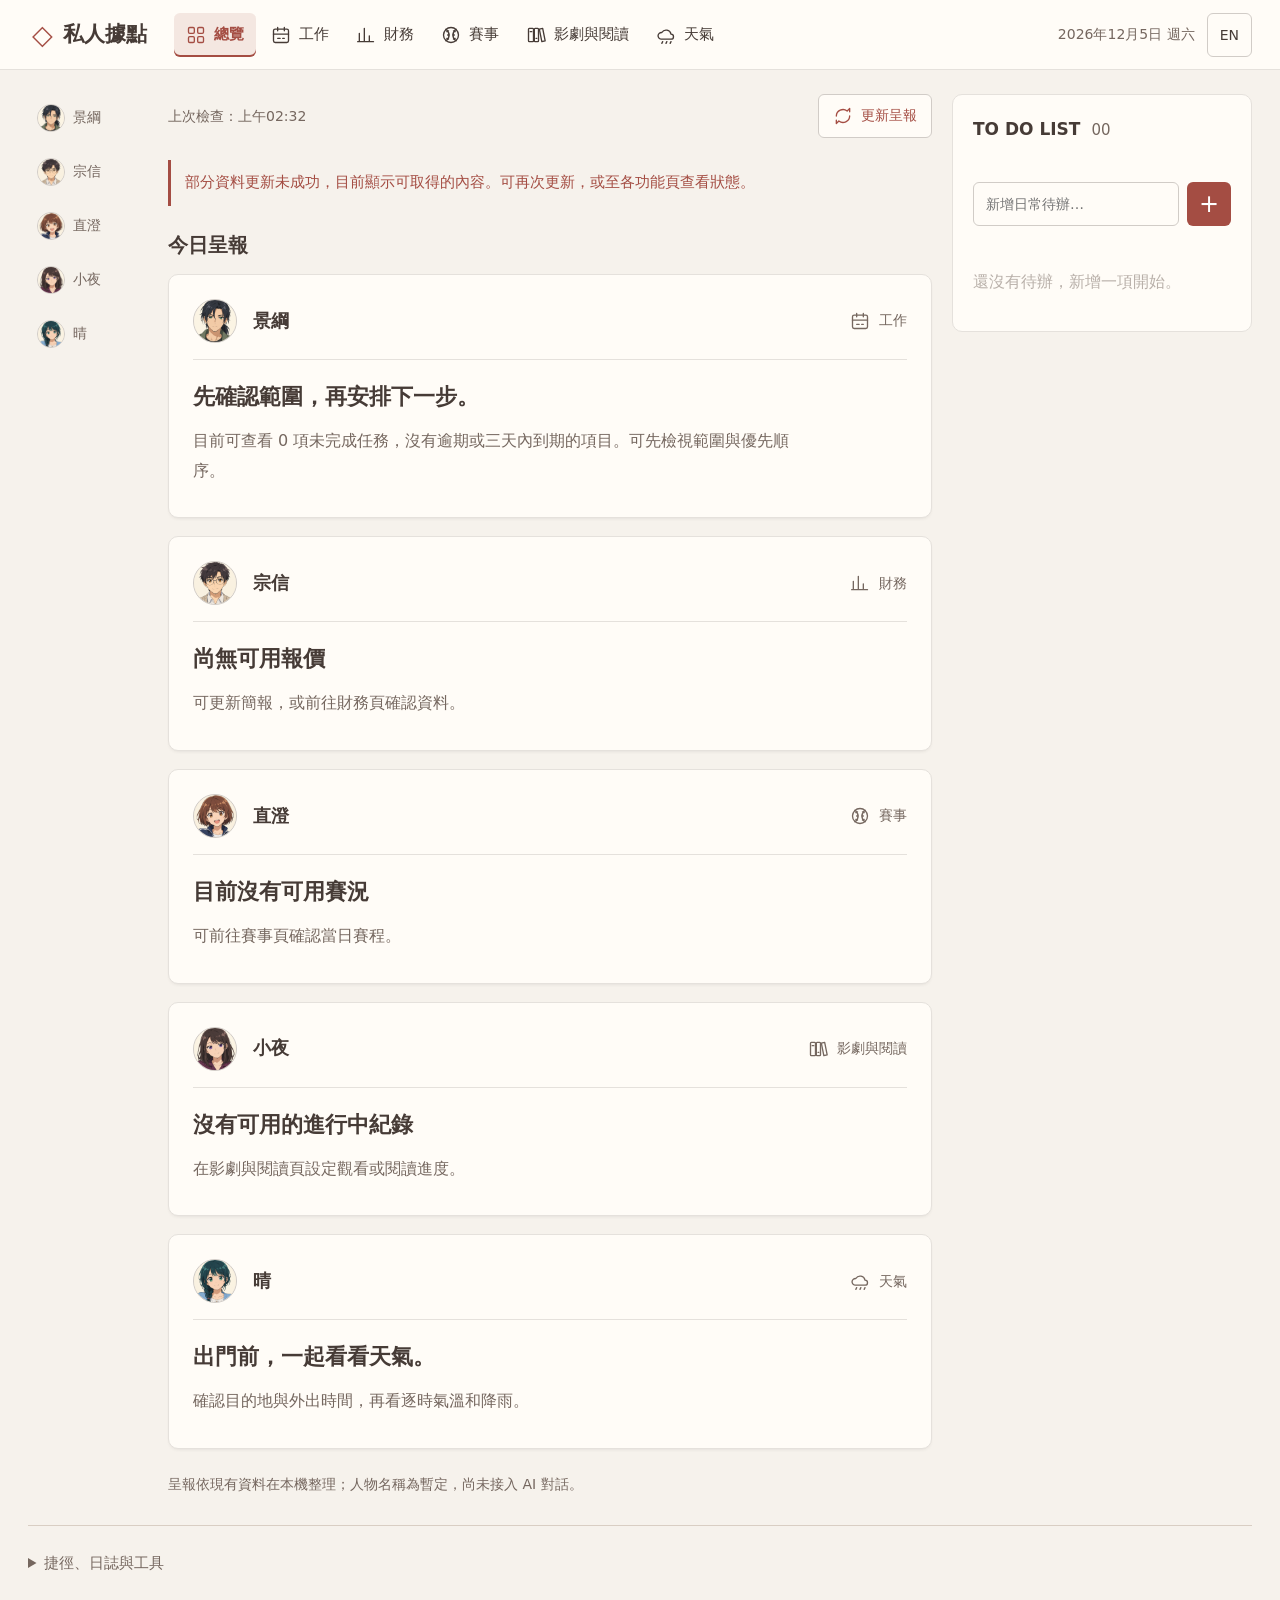
<file: index.html>
<!DOCTYPE html>
<html lang="zh-Hant">
<head>
<meta charset="UTF-8">
<link rel="icon" href="favicon.ico" sizes="any">
<meta name="viewport" content="width=device-width, initial-scale=1.0">
<title>私人據點 · 呈報簿</title>
<style>
  /* ============================================================
     LCARS — Starbase Operations Console
     Picard-era palette (deep navy base, refined accents)
     ============================================================ */

  /* Use system fonts for consistent, immediately available text rendering. */

  :root {
    /* Picard-era LCARS palette — deep, refined */
    --lcars-bg:        #02050a;
    --lcars-panel:    #06101c;
    --lcars-frame:    #0a1828;
    --lcars-text:      #f5cf7a;   /* primary amber */
    --lcars-orange:    #ff9966;   /* warm coral */
    --lcars-rust:      #cc6666;   /* muted red */
    --lcars-blue:      #7a9bd6;   /* soft blue */
    --lcars-violet:    #9977bb;   /* dusty violet */
    --lcars-gold:      #d4a23a;   /* deep gold */
    --lcars-cream:     #e8d5a8;
    --lcars-dim:       #6b7a8a;   /* readable on dark bg */
    --lcars-muted:     #2a3548;

    --radius-elbow:    36px;
    --radius-pill:     999px;
    --gap:             6px;
  }

  * { box-sizing: border-box; margin: 0; padding: 0; }

  html, body {
    background: var(--lcars-bg);
    color: var(--lcars-text);
    font-family: 'Antonio', 'Helvetica Neue', sans-serif;
    font-weight: 500;
    letter-spacing: 0.04em;
    overflow-x: hidden;
    min-height: 100vh;
  }
  /* Chinese text doesn't need letter-spacing */
  select, .panel-title, .info-sub, .info-label,
  .wx-day-desc, .wx-dc-desc, .wx-dc-day, .wx-dc-date,
  .wx-hr-time, .wx-hr-pop, .wx-day-wd, .wx-day-md { letter-spacing: 0; }

  html.scroll-locked,
  html.scroll-locked body {
    overflow: hidden !important;
    touch-action: none;
  }

  /* Subtle CRT scanline atmosphere */
  body::before {
    content: '';
    position: fixed; inset: 0;
    background: repeating-linear-gradient(
      to bottom,
      transparent 0px,
      transparent 2px,
      rgba(245, 207, 122, 0.015) 3px,
      transparent 4px
    );
    pointer-events: none;
    z-index: 100;
  }

  /* Vignette glow */
  body::after {
    content: '';
    position: fixed; inset: 0;
    background: radial-gradient(ellipse at center, transparent 40%, rgba(0,0,0,0.6) 100%);
    pointer-events: none;
    z-index: 99;
  }

  /* ============================================================
     LAYOUT GRID
     ============================================================ */
  .console {
    display: grid;
    grid-template-columns: 220px 1fr 200px;
    grid-template-rows: 90px 1fr;
    grid-template-areas:
      "header header header"
      "sidebar main rightbar";
    gap: var(--gap);
    padding: var(--gap);
    min-height: 100vh;
  }

  /* ============================================================
     HEADER — title bar with elbow
     ============================================================ */
  .header {
    grid-area: header;
    display: grid;
    grid-template-columns: 220px 1fr auto;
    gap: var(--gap);
    align-items: stretch;
  }

  .header-elbow {
    background: var(--lcars-orange);
    border-radius: var(--radius-elbow) 0 0 0;
    border-top-left-radius: var(--radius-elbow);
    position: relative;
    display: flex;
    align-items: flex-end;
    justify-content: flex-end;
    padding: 12px 18px;
    color: var(--lcars-bg);
    font-weight: 700;
    font-size: 11px;
  }

  .header-bar {
    background: var(--lcars-frame);
    display: flex;
    align-items: center;
    justify-content: space-between;
    padding: 0 28px;
    color: var(--lcars-orange);
  }

  .station-id {
    font-size: 32px;
    font-weight: 700;
    letter-spacing: 0.12em;
    color: var(--lcars-orange);
    text-shadow: 0 0 20px rgba(255, 153, 102, 0.4);
  }

  .station-id .sub {
    font-size: 13px;
    color: var(--lcars-cream);
    letter-spacing: 0.2em;
    margin-left: 16px;
    font-weight: 400;
  }

  .header-status {
    display: flex;
    gap: 16px;
    font-size: 12px;
    align-items: center;
  }

  .status-pill {
    background: var(--lcars-blue);
    color: var(--lcars-bg);
    padding: 4px 14px;
    border-radius: var(--radius-pill);
    font-weight: 700;
    letter-spacing: 0.1em;
  }

  .status-pill.alert { background: var(--lcars-rust); }
  .status-pill.gold  { background: var(--lcars-gold); }

  .pill-dot {
    display: inline-block;
    width: 8px; height: 8px;
    border-radius: 50%;
    background: #66cc66;
    margin-right: 8px;
    vertical-align: middle;
    box-shadow: 0 0 6px #66cc66;
  }
  .status-pill.offline { background: var(--lcars-rust); }
  .status-pill.offline .pill-dot {
    background: #ff3333;
    box-shadow: 0 0 8px #ff3333;
  }
  .status-pill.warning { background: var(--lcars-rust); }

  .lang-toggle {
    background: var(--lcars-violet);
    color: var(--lcars-bg);
    border: none;
    padding: 4px 14px;
    border-radius: var(--radius-pill);
    font-family: inherit;
    font-weight: 700;
    font-size: 12px;
    letter-spacing: 0.1em;
    cursor: pointer;
    transition: all 0.15s;
  }
  .lang-toggle:hover { background: var(--lcars-cream); }

  /* Refresh button in header — same shape as lang-toggle but blue */
  .refresh-btn {
    background: var(--lcars-blue) !important;
  }
  .refresh-btn:hover {
    background: var(--lcars-cream) !important;
  }
  .refresh-btn.spinning {
    animation: refresh-spin 0.8s ease-in-out;
  }
  @keyframes refresh-spin {
    0%   { background: var(--lcars-blue); }
    50%  { background: var(--lcars-orange); }
    100% { background: var(--lcars-blue); }
  }

  /* Scores page: auto-reload countdown bar */
  .scores-reload-bar {
    display: flex;
    align-items: center;
    gap: 6px;
    margin-left: auto;
    flex-shrink: 0;
  }
  .scores-countdown {
    font-family: 'Antonio', sans-serif;
    font-size: 12px;
    font-weight: 700;
    letter-spacing: 0.18em;
    color: var(--lcars-cream);
    min-width: 28px;
    text-align: right;
  }
  .scores-reload-btn {
    background: transparent;
    border: none;
    color: var(--lcars-cream);
    cursor: pointer;
    padding: 2px;
    display: flex;
    align-items: center;
    transition: opacity 0.15s;
  }
  .scores-reload-btn .icon {
    width: 18px;
    height: 18px;
    fill: none;
    stroke: currentColor;
  }
  .scores-reload-btn:hover {
    opacity: 0.7;
  }

  /* ============================================================
     ICONS
     ============================================================ */
  .icon {
    display: inline-block;
    vertical-align: middle;
    flex-shrink: 0;
    fill: currentColor;
  }
  .icon-xs { width: 10px; height: 10px; }
  .icon-sm { width: 14px; height: 14px; }
  .icon-md { width: 18px; height: 18px; }
  .icon-lg { width: 28px; height: 28px; }

  /* In bay-link, give the icon some breathing room */
  .bay-link .icon {
    margin-right: 10px;
    opacity: 0.85;
  }
  .bay-link:hover .icon { opacity: 1; }

  /* Sidebar nav buttons get an icon to the LEFT, text stays right-aligned */
  .nav-btn { display: flex; align-items: center; justify-content: flex-end; gap: 8px; }
  .nav-btn .icon { opacity: 0.7; }

  /* Info-card icons sit at the top-right corner */
  .info-card { position: relative; }
  .info-card .icon-corner {
    position: absolute;
    top: 12px; right: 14px;
    opacity: 0.35;
  }

  /* Panel title icons */
  .panel-title .icon { margin-left: auto; opacity: 0.6; }
  .panel-title { display: flex; align-items: center; gap: 10px; }

  /* Bay header icon */
  .bay-name .icon { margin-right: 8px; opacity: 0.8; }

  .header-cap {
    background: var(--lcars-gold);
    width: 80px;
    border-radius: 0 0 0 0;
  }

  /* ============================================================
     SIDEBAR — navigation buttons
     ============================================================ */
  .sidebar {
    grid-area: sidebar;
    display: flex;
    flex-direction: column;
    gap: var(--gap);
  }

  .nav-btn {
    background: var(--lcars-orange);
    color: var(--lcars-bg);
    border: none;
    padding: 14px 20px;
    text-align: right;
    font-family: inherit;
    font-weight: 700;
    font-size: 14px;
    letter-spacing: 0.1em;
    cursor: pointer;
    transition: all 0.15s ease;
    border-radius: 0;
    text-transform: uppercase;
  }

  .nav-btn:hover {
    background: var(--lcars-cream);
    padding-right: 28px;
  }

  .nav-btn .num {
    font-size: 10px;
    opacity: 0.7;
    margin-right: 8px;
  }

  /* color variants */
  .nav-btn.violet { background: var(--lcars-violet); }
  .nav-btn.blue   { background: var(--lcars-blue); }
  .nav-btn.gold   { background: var(--lcars-gold); }
  .nav-btn.rust   { background: var(--lcars-rust); }
  .nav-btn.cream  { background: var(--lcars-cream); }

  .sidebar-elbow-bottom {
    background: var(--lcars-orange);
    border-radius: 0 0 0 var(--radius-elbow);
    height: 60px;
    margin-top: auto;
  }

  .sidebar-spacer {
    background: var(--lcars-frame);
    flex: 1;
  }

  /* Sidebar group labels (STATIONS / TOOLS) */
  .sidebar-group-label {
    background: var(--lcars-frame);
    color: var(--lcars-cream);
    font-size: 9px;
    font-weight: 700;
    letter-spacing: 0.25em;
    padding: 8px 18px;
    text-align: right;
    opacity: 0.65;
    text-transform: uppercase;
  }
  /* When a group label follows a nav button (i.e. it's not the first
     group), add breathing room so the divider isn't visually needed. */
  .nav-btn + .sidebar-group-label {
    margin-top: 12px;
  }

  .sidebar-divider {
    height: 4px;
    background: var(--lcars-frame);
    margin: 4px 0;
  }

  /* Active tab indicator */
  .tab-btn.active {
    box-shadow: inset 6px 0 0 0 var(--lcars-cream);
    color: var(--lcars-bg);
  }
  .tab-btn:not(.active) {
    opacity: 0.7;
  }
  .tab-btn:not(.active):hover {
    opacity: 1;
  }

  /* Page sections */
  .page {
    display: grid;
    grid-template-rows: auto 1fr auto;
    gap: var(--gap);
    min-height: 100%;
  }
  .page[hidden] { display: none; }

  /* Page header (shown on non-OPS pages) */
  .page-header {
    display: flex;
    align-items: center;
    gap: 18px;
    padding: 18px 24px;
    background: var(--lcars-panel);
    border-left: 8px solid var(--lcars-orange);
    color: var(--lcars-orange);
  }
  .page-header.violet { border-color: var(--lcars-violet); color: var(--lcars-violet); }
  .page-header.blue   { border-color: var(--lcars-blue);   color: var(--lcars-blue); }
  .page-header.gold   { border-color: var(--lcars-gold);   color: var(--lcars-gold); }
  .page-header.cream  { border-color: var(--lcars-cream);  color: var(--lcars-cream); }

  .page-header .icon {
    flex-shrink: 0;
    opacity: 0.85;
  }

  /* Optional action button inside the page header (e.g. LIBRARY "+ ADD") */
  .page-header-btn {
    margin-left: auto;
    background: var(--lcars-bg);
    color: var(--lcars-cream);
    border: 1px solid var(--lcars-frame);
    padding: 6px 16px;
    font-family: 'Antonio', sans-serif;
    font-size: 11px;
    font-weight: 700;
    letter-spacing: 0.2em;
    cursor: pointer;
    border-radius: 999px;
    transition: filter 0.15s ease, border-color 0.15s ease;
    white-space: nowrap;
  }
  .page-header-btn:hover {
    filter: brightness(1.2);
    border-color: var(--lcars-cream);
  }

  .page-title {
    font-size: 28px;
    font-weight: 700;
    letter-spacing: 0.12em;
    line-height: 1;
  }

  .page-subtitle {
    font-size: 11px;
    color: var(--lcars-cream);
    letter-spacing: 0.2em;
    margin-top: 6px;
    opacity: 0.7;
  }

  /* Task list (Missions page) */
  .task-list {
    list-style: none;
    margin: 0; padding: 0;
    display: flex; flex-direction: column;
    gap: 4px;
    margin-top: 4px;
  }

  .task-item {
    display: flex;
    align-items: center;
    gap: 12px;
    background: var(--lcars-frame);
    padding: 10px 14px;
    border-left: 3px solid var(--lcars-orange);
    color: var(--lcars-text);
    font-size: 13px;
    cursor: pointer;
    transition: all 0.12s;
  }
  .task-item:hover {
    background: var(--lcars-muted);
    padding-left: 18px;
  }
  .task-item.done {
    opacity: 0.5;
    text-decoration: line-through;
    border-left-color: var(--lcars-gold);
  }

  .task-tag {
    background: var(--lcars-orange);
    color: var(--lcars-bg);
    padding: 2px 10px;
    border-radius: var(--radius-pill);
    font-size: 10px;
    font-weight: 700;
    letter-spacing: 0.1em;
    flex-shrink: 0;
  }
  .task-tag.blue   { background: var(--lcars-blue); }
  .task-tag.violet { background: var(--lcars-violet); }
  .task-tag.gold   { background: var(--lcars-gold); }

  .task-text { flex: 1; }

  .task-input-row {
    display: flex;
    gap: 4px;
    margin-top: 10px;
  }
  .task-input {
    flex: 1;
    background: var(--lcars-bg);
    border: 1px solid var(--lcars-muted);
    color: var(--lcars-text);
    padding: 8px 12px;
    font-family: inherit;
    font-size: 12px;
    letter-spacing: 0.05em;
    border-radius: 0;
  }
  .task-input:focus { outline: none; border-color: var(--lcars-orange); }

  /* Empty state in placeholder pages */
  .empty-state {
    display: flex;
    flex-direction: column;
    align-items: center;
    justify-content: center;
    gap: 14px;
    padding: 50px 20px;
    text-align: center;
    color: var(--lcars-cream);
    opacity: 0.65;
  }
  .empty-state p {
    font-size: 12px;
    line-height: 1.6;
    letter-spacing: 0.05em;
    max-width: 360px;
    margin: 0;
  }

  /* ============================================================
     STOCK TICKER ROWS (Finance page)
     ============================================================ */
  .ticker-list {
    display: grid;
    grid-template-columns: repeat(auto-fill, minmax(180px, 1fr));
    gap: 6px;
    margin-top: 4px;
  }

  .ticker-row {
    display: flex;
    flex-direction: column;
    gap: 6px;
    background: var(--lcars-frame);
    padding: 12px 14px 14px;
    border-left: 3px solid var(--lcars-orange);
    transition: all 0.12s;
    text-decoration: none;
    position: relative;
  }
  .ticker-row:hover {
    background: var(--lcars-muted);
    transform: translateX(2px);
  }
  .ticker-row.loading { opacity: 0.5; }
  .ticker-row.error   { border-left-color: var(--lcars-rust); opacity: 0.7; }

  /* Date displayed small in the bottom-right corner */
  .ticker-date {
    position: absolute;
    bottom: 4px;
    right: 8px;
    font-family: 'Antonio', sans-serif;
    font-size: 10px;
    color: var(--lcars-cream);
    opacity: 0.45;
    letter-spacing: 0.04em;
    font-variant-numeric: tabular-nums;
  }

  /* FX cards have a distinct accent color */
  .fx-row {
    border-left-color: var(--lcars-gold);
  }

  /* Top row of card: symbol + change pill */
  .ticker-head {
    display: flex;
    align-items: center;
    justify-content: space-between;
    gap: 8px;
  }
  .ticker-actions {
    display: inline-flex;
    align-items: center;
    gap: 6px;
    flex-shrink: 0;
  }
  .ticker-sym {
    font-family: 'Oxanium', sans-serif;
    font-weight: 600;
    color: var(--lcars-orange);
    letter-spacing: 0.08em;
    font-size: 15px;
  }
  /* Name on its own line, dim, smaller */
  .ticker-name {
    color: var(--lcars-cream);
    font-family: 'Oxanium', sans-serif;
    font-size: 10px;
    letter-spacing: 0.05em;
    opacity: 0.7;
    overflow: hidden;
    text-overflow: ellipsis;
    white-space: nowrap;
  }
  /* Price big at the bottom-left */
  .ticker-price {
    font-family: 'Oxanium', sans-serif;
    color: var(--lcars-text);
    font-variant-numeric: tabular-nums;
    font-size: 22px;
    font-weight: 600;
    margin-top: 2px;
    letter-spacing: 0.02em;
  }
  .ticker-price-currency {
    font-size: 10px;
    opacity: 0.5;
    margin-left: 4px;
    font-weight: 400;
    letter-spacing: 0.05em;
  }
  /* Change as a small pill in top-right */
  .ticker-change {
    font-family: 'Oxanium', sans-serif;
    font-size: 12px;
    font-variant-numeric: tabular-nums;
    font-weight: 600;
    padding: 2px 8px;
    border-radius: var(--radius-pill);
    white-space: nowrap;
  }
  .ticker-change.up   { background: #1a4a1a; color: #88e088; }
  .ticker-change.down { background: #4a1a1a; color: #ff8888; }
  .ticker-change.flat { background: var(--lcars-muted); color: var(--lcars-cream); opacity: 0.7; }

  /* ============================================================
     GAME SCORE CARDS (Scores page)
     ============================================================ */
  .game-list {
    display: grid;
    grid-template-columns: repeat(auto-fill, minmax(220px, 1fr));
    gap: 6px;
    margin-top: 4px;
  }

  .game-card {
    display: flex;
    flex-direction: column;
    gap: 6px;
    background: var(--lcars-frame);
    padding: 10px 34px 12px 14px;
    border-left: 3px solid var(--lcars-blue);
    transition: all 0.12s;
    text-decoration: none;
    color: var(--lcars-text);
    cursor: pointer;
    position: relative;
  }
  .game-card:hover {
    background: var(--lcars-muted);
    transform: translateX(2px);
  }
  .game-card.live   { border-left-color: var(--lcars-orange); }
  .game-card.final  { border-left-color: var(--lcars-cream); }
  .game-card.suspended {
    border-left-color: var(--lcars-orange);
    opacity: 0.78;
  }
  .game-card.postponed {
    border-left-color: var(--lcars-frame);
    opacity: 0.7;
  }
  .game-card.featured { border-left-width: 6px; border-left-color: var(--lcars-gold); }
  .game-card.featured:hover { transform: none; background: var(--lcars-muted); }

  /* Status row holds the status line + optional pin button on the right */
  .game-status-row {
    display: flex;
    align-items: center;
    justify-content: space-between;
    gap: 8px;
  }

  /* Top status row (FINAL / LIVE / time) */
  .game-status {
    font-size: 10px;
    letter-spacing: 0.18em;
    color: var(--lcars-cream);
    opacity: 0.7;
    text-transform: uppercase;
    font-weight: 700;
    display: flex;
    align-items: center;
    gap: 8px;
    flex: 1;
    min-width: 0;
  }
  .game-status.live {
    color: var(--lcars-orange);
    opacity: 1;
  }
  .game-status .live-dot {
    width: 7px; height: 7px;
    border-radius: 50%;
    background: var(--lcars-orange);
    box-shadow: 0 0 6px var(--lcars-orange);
    animation: pulse 1.4s ease-in-out infinite;
  }

  /* Pin-to-top button on each game card */
  .pin-btn {
    flex-shrink: 0;
    width: 22px; height: 22px;
    padding: 0;
    border: none;
    background: transparent;
    color: var(--lcars-cream);
    opacity: 0.35;
    cursor: pointer;
    display: flex;
    align-items: center;
    justify-content: center;
    border-radius: 4px;
    transition: opacity 0.12s, background 0.12s, color 0.12s;
  }
  .pin-btn:hover {
    opacity: 1;
    color: var(--lcars-orange);
    background: var(--lcars-bg);
  }
  .pin-btn.active {
    opacity: 1;
    color: var(--lcars-gold);
  }
  /* Scores external-link button — same top-right corner placement as Finance. */
  .score-link-btn {
    position: absolute;
    top: 4px;
    right: 4px;
  }
  /* Currently-pinned card gets a visual marker on the left border */
  .game-card.is-pinned {
    border-left-color: var(--lcars-gold) !important;
  }

  /* Team rows */
  .game-teams {
    display: flex;
    flex-direction: column;
    gap: 4px;
  }
  .game-team {
    display: grid;
    grid-template-columns: 28px auto 1fr auto;
    gap: 8px;
    align-items: center;
    font-size: 13px;
    color: var(--lcars-text);
  }

  .game-team-logo {
    width: 28px;
    height: 28px;
    object-fit: contain;
    background: transparent;
    padding: 3px;
    box-sizing: border-box;
    flex-shrink: 0;
  }
  .game-team-logo.placeholder {
    background: var(--lcars-muted);
  }
  .game-team-abbr {
    font-family: 'Oxanium', sans-serif;
    font-weight: 600;
    letter-spacing: 0.04em;
    font-size: 13px;
    min-width: 0;
    overflow: hidden;
    text-overflow: ellipsis;
    white-space: nowrap;
    text-transform: uppercase;
  }
  .game-team-record {
    font-size: 9px;
    color: var(--lcars-cream);
    opacity: 0.5;
    font-family: 'Oxanium', sans-serif;
    letter-spacing: 0.04em;
    text-align: right;
    overflow: hidden;
    text-overflow: ellipsis;
    white-space: nowrap;
  }
  .game-score {
    font-family: 'Oxanium', sans-serif;
    font-size: 18px;
    font-weight: 600;
    font-variant-numeric: tabular-nums;
    min-width: 24px;
    text-align: right;
  }

  /* Featured Orioles game — completely custom layout (linescore + pitchers).
     Replaces the standard scoreboard card structure. */
  #orioles-feature .game-card {
    border-left-width: 6px;
    padding: 14px 18px;
    display: flex;
    flex-direction: column;
    gap: 14px;
  }
  /* Status badge (FINAL / LIVE) sits at the top */
  #orioles-feature .game-status {
    font-size: 11px;
  }
  /* Hide the original team rows when we have a custom layout — the linescore
     table inside .game-details replaces them */
  #orioles-feature .game-card.has-detail .game-teams { display: none; }
  /* When still loading, the standard team rows show. Make them prominent. */
  #orioles-feature .game-team { font-size: 15px; grid-template-columns: 40px auto 1fr auto; gap: 14px; }
  #orioles-feature .game-team-logo { width: 40px; height: 40px; padding: 4px; }
  #orioles-feature .game-team-abbr { font-size: 18px; }
  #orioles-feature .game-score { font-size: 28px; }

  /* The details container becomes the main content holder */
  #orioles-feature .game-details {
    margin: 0;
    padding: 0;
    border: none;
    display: flex;
    flex-direction: column;
    gap: 14px;
  }

  /* ---------- LINESCORE TABLE ---------- */
  .linescore {
    /* 100% width + table-layout:fixed + colgroup = every column at a
       consistent position regardless of team name or situation text length. */
    width: 100%;
    border-collapse: collapse;
    font-size: 13px;
    color: var(--lcars-text);
    table-layout: fixed;
  }
  /* Column-width specs (consumed by <colgroup>) */
  .linescore col.team-col-spec    { width: 72px; }
  .linescore col.inning-col-spec  { width: 28px; }
  .linescore col.rhe-col-spec     { width: 36px; }
  .linescore th, .linescore td {
    padding: 6px 4px;
    text-align: center;
    font-variant-numeric: tabular-nums;
    font-family: 'Oxanium', sans-serif;
    overflow: hidden;
  }
  .linescore thead th {
    font-size: 10px;
    color: var(--lcars-cream);
    opacity: 0.65;
    letter-spacing: 0.1em;
    font-weight: 600;
    border-bottom: 1px solid var(--lcars-muted);
  }
  .linescore tbody td {
    border-bottom: 1px solid var(--lcars-muted);
  }
  .linescore tbody tr:last-child td {
    border-bottom: none;
  }
  /* Team-name column is left-aligned. Width controlled by <colgroup>. */
  .linescore th.team-col, .linescore td.team-col {
    text-align: left;
    padding-left: 0;
    vertical-align: middle;
  }
  .linescore .team-col-inner {
    display: inline-flex;
    align-items: center;
    gap: 8px;
    max-width: 100%;
  }
  .linescore .ls-logo {
    width: 22px; height: 22px;
    background: transparent;
    padding: 2px;
    box-sizing: border-box;
    flex-shrink: 0;
  }
  .linescore .ls-abbr {
    font-family: 'Oxanium', sans-serif;
    font-weight: 600;
    font-size: 14px;
    letter-spacing: 0.06em;
    overflow: hidden;
    text-overflow: ellipsis;
    white-space: nowrap;
  }
  /* R/H/E columns are emphasized */
  .linescore .rhe-col {
    font-weight: 700;
    color: var(--lcars-orange);
    font-size: 14px;
  }
  .linescore thead .rhe-col {
    color: var(--lcars-orange);
    opacity: 1;
  }
  .linescore .inning-divider {
    border-left: 1px solid var(--lcars-muted);
  }

  /* Linescore wrapper — positions the ESPN link button */

  /* ---------- LIVE SITUATION BAR (below linescore) ---------- */
  .ls-situation-bar {
    display: flex;
    align-items: center;
    gap: 24px;
    padding: 14px 4px 10px;
    border-top: 1px dashed var(--lcars-muted);
    flex-wrap: wrap;
  }
  .ls-sit-summary {
    display: flex;
    align-items: center;
    gap: 12px;
    flex-shrink: 0;
  }
  .ls-sit-meta {
    display: flex;
    flex-direction: column;
    gap: 4px;
  }
  .ls-sit-outs-big {
    font-family: 'Antonio', sans-serif;
    font-size: 18px;
    font-weight: 700;
    color: var(--lcars-text);
    letter-spacing: 0.06em;
  }
  .ls-sit-outs-label {
    font-size: 12px;
    opacity: 0.6;
    font-weight: 400;
  }
  .ls-sit-count {
    font-family: 'Oxanium', sans-serif;
    font-size: 15px;
    font-weight: 700;
    color: var(--lcars-gold);
    letter-spacing: 0.06em;
  }
  .ls-due-up-row {
    display: flex;
    gap: 20px;
    flex-wrap: wrap;
    flex: 1;
  }
  .due-up-card {
    display: flex;
    align-items: center;
    gap: 10px;
  }
  .due-up-photo {
    width: 48px;
    height: 48px;
    border-radius: 50%;
    object-fit: cover;
    background: var(--lcars-frame);
    flex-shrink: 0;
  }
  .due-up-photo.placeholder {
    background: var(--lcars-frame);
    border-radius: 50%;
    width: 48px;
    height: 48px;
  }
  .due-up-info {
    display: flex;
    flex-direction: column;
    gap: 2px;
  }
  .due-up-order {
    font-family: 'Antonio', sans-serif;
    font-size: 10px;
    font-weight: 700;
    letter-spacing: 0.14em;
    color: var(--lcars-orange);
    line-height: 1;
  }
  .due-up-name {
    font-family: 'Oxanium', sans-serif;
    font-size: 15px;
    font-weight: 600;
    color: var(--lcars-text);
    line-height: 1.2;
    white-space: nowrap;
  }
  .due-up-stats {
    font-family: 'Oxanium', sans-serif;
    font-size: 11px;
    color: var(--lcars-cream);
    opacity: 0.65;
    line-height: 1;
  }

  /* Live inning indicator inside the header's team-col th */
  .linescore thead th.team-col {
    text-align: left;
    padding-left: 0;
  }
  .ls-live-dot {
    display: inline-block;
    width: 6px; height: 6px;
    border-radius: 50%;
    background: var(--lcars-orange);
    box-shadow: 0 0 5px var(--lcars-orange);
    animation: pulse 1.4s ease-in-out infinite;
    vertical-align: middle;
    margin-right: 5px;
    flex-shrink: 0;
  }
  .ls-live-detail {
    font-family: 'Antonio', sans-serif;
    font-size: 14px;
    font-weight: 700;
    letter-spacing: 0.14em;
    color: var(--lcars-orange);
    vertical-align: middle;
  }
  .ls-status-detail {
    font-family: 'Antonio', sans-serif;
    font-size: 14px;
    font-weight: 700;
    letter-spacing: 0.14em;
    color: var(--lcars-cream);
    opacity: 0.7;
    vertical-align: middle;
  }

  /* Live game: status row only holds link button */
  .game-status-row--link {
    display: flex;
    justify-content: flex-end;
  }

  /* ---------- PITCHER CARDS ---------- */
  .pitcher-row {
    display: grid;
    grid-template-columns: 1fr 1fr;
    gap: 18px;
    padding-top: 12px;
    border-top: 1px dashed var(--lcars-muted);
  }
  .pitcher-card {
    display: grid;
    grid-template-columns: 56px 1fr;
    gap: 12px;
    align-items: center;
  }
  .pitcher-card.full-width {
    grid-column: 1 / -1;
  }
  .pitcher-photo {
    width: 56px;
    height: 56px;
    background: var(--lcars-muted);
    overflow: hidden;
    flex-shrink: 0;
  }
  .pitcher-photo img {
    width: 100%;
    height: 100%;
    object-fit: cover;
    object-position: center top;
  }
  .pitcher-photo.placeholder {
    display: flex;
    align-items: center;
    justify-content: center;
    color: var(--lcars-cream);
    font-size: 18px;
    opacity: 0.4;
  }
  .pitcher-info {
    display: flex;
    flex-direction: column;
    gap: 2px;
    min-width: 0;
  }
  .pitcher-decision {
    font-family: 'JetBrains Mono', monospace;
    font-size: 10px;
    letter-spacing: 0.18em;
    font-weight: 700;
    color: var(--lcars-cream);
    opacity: 0.7;
    text-transform: uppercase;
  }
  .pitcher-decision.win  { color: var(--lcars-orange); opacity: 1; }
  .pitcher-decision.loss { color: var(--lcars-rust);   opacity: 1; }
  .pitcher-decision.save { color: var(--lcars-blue);   opacity: 1; }
  .pitcher-name {
    color: var(--lcars-text);
    font-size: 14px;
    font-weight: 600;
    letter-spacing: 0.04em;
    overflow: hidden;
    text-overflow: ellipsis;
    white-space: nowrap;
  }
  .pitcher-record {
    font-size: 10px;
    color: var(--lcars-cream);
    opacity: 0.5;
    font-family: 'JetBrains Mono', monospace;
    margin-left: 6px;
  }
  .pitcher-stats {
    font-size: 10px;
    color: var(--lcars-cream);
    opacity: 0.7;
    font-family: 'JetBrains Mono', monospace;
    letter-spacing: 0.04em;
  }

  /* Loading skeleton sized for the new layout */
  .details-loading {
    display: flex;
    flex-direction: column;
    gap: 8px;
    opacity: 0.6;
    padding: 8px 0;
  }
  .skeleton-row {
    height: 14px;
    background: var(--lcars-muted);
    border-radius: 2px;
    animation: skeleton-pulse 1.5s ease-in-out infinite;
  }
  .skeleton-row.short { width: 50%; }
  .skeleton-row.medium { width: 75%; }
  @keyframes skeleton-pulse {
    0%, 100% { opacity: 0.3; }
    50% { opacity: 0.7; }
  }

  /* Narrow screens: pitcher cards stack vertically */
  @media (max-width: 700px) {
    .pitcher-row {
      grid-template-columns: 1fr;
      gap: 10px;
    }
    .linescore { font-size: 11px; }
    .linescore th, .linescore td { padding: 5px 3px; }
  }

  /* Detail rows in the featured card */
  .game-details {
    margin-top: 10px;
    padding-top: 10px;
    border-top: 1px dashed var(--lcars-muted);
    display: flex;
    flex-direction: column;
    gap: 5px;
  }
  .detail-row {
    display: grid;
    grid-template-columns: 80px 1fr auto;
    gap: 12px;
    align-items: baseline;
    font-size: 12px;
  }
  .detail-label {
    font-family: 'JetBrains Mono', monospace;
    font-size: 10px;
    color: var(--lcars-cream);
    opacity: 0.65;
    letter-spacing: 0.1em;
    text-transform: uppercase;
  }
  .detail-primary {
    color: var(--lcars-text);
    letter-spacing: 0.04em;
  }
  .detail-secondary {
    font-family: 'JetBrains Mono', monospace;
    color: var(--lcars-cream);
    opacity: 0.6;
    font-size: 10px;
    font-variant-numeric: tabular-nums;
    text-align: right;
  }

  /* Footnote / refresh row */
  .data-source-note {
    display: flex;
    align-items: center;
    justify-content: space-between;
    gap: 14px;
    padding: 8px 14px;
    font-size: 10px;
    color: var(--lcars-cream);
    letter-spacing: 0.1em;
    opacity: 0.7;
    text-transform: uppercase;
  }

  /* ============================================================
     MLB STANDINGS
     ============================================================ */
  .standings-grid {
    display: grid;
    grid-template-columns: repeat(auto-fill, minmax(260px, 1fr));
    gap: 12px;
    margin-top: 4px;
  }
  .standings-division {
    background: var(--lcars-bg2, rgba(255,255,255,0.04));
    border: 1px solid var(--lcars-muted);
    border-radius: 2px;
    overflow: hidden;
  }
  .standings-div-title {
    font-family: 'Antonio', sans-serif;
    font-size: 11px;
    letter-spacing: 0.18em;
    font-weight: 700;
    color: var(--lcars-gold);
    background: rgba(255,255,255,0.04);
    padding: 6px 10px;
    border-bottom: 1px solid var(--lcars-muted);
  }
  .standings-table {
    width: 100%;
    border-collapse: collapse;
    font-size: 12px;
    table-layout: auto;
  }
  .standings-table th,
  .standings-table td {
    padding: 5px 3px;
    text-align: center;
    white-space: nowrap;
    overflow: hidden;
    text-overflow: ellipsis;
  }
  .standings-table th {
    font-family: 'Oxanium', sans-serif;
    font-size: 10px;
    letter-spacing: 0.1em;
    color: var(--lcars-cream);
    opacity: 0.6;
    border-bottom: 1px solid var(--lcars-muted);
  }
  .standings-table th.st-team-col,
  .standings-table td.st-team-col {
    text-align: left;
    padding-left: 6px;
    padding-right: 6px;
    width: 1%;
    white-space: nowrap;
  }
  .st-logo {
    width: 18px;
    height: 18px;
    object-fit: contain;
    vertical-align: middle;
    margin-right: 4px;
    background: transparent;
    padding: 1px;
    box-sizing: border-box;
  }
  .st-abbr-fallback {
    font-family: 'Oxanium', sans-serif;
    font-size: 12px;
    font-weight: 600;
    color: var(--lcars-cream);
    letter-spacing: 0.04em;
    vertical-align: middle;
  }
  .standings-table td {
    color: var(--lcars-text);
    font-family: 'Oxanium', sans-serif;
  }
  .standings-table td.st-pct { color: var(--lcars-text); }
  .standings-table td.st-strk { color: var(--lcars-blue); font-size: 11px; }
  .standings-table tr.st-leader .st-name { color: var(--lcars-orange); }
  .st-team-col {
    display: flex;
    align-items: center;
    gap: 6px;
  }
  /* fix: td content not flex by default — use inner flex wrapper */
  .standings-table td.st-team-col {
    display: table-cell;
  }
  @media (max-width: 600px) {
    .standings-grid { grid-template-columns: 1fr; }
  }

  /* ============================================================
     MAIN CONTENT AREA
     ============================================================ */
  .main {
    grid-area: main;
    display: grid;
    grid-template-rows: auto 1fr auto;
    gap: var(--gap);
  }

  .panel {
    background: var(--lcars-panel);
    padding: 18px 22px;
    position: relative;
  }

  .panel-title {
    font-size: 13px;
    font-weight: 700;
    letter-spacing: 0.2em;
    color: var(--lcars-cream);
    margin-bottom: 14px;
    text-transform: uppercase;
    display: flex;
    align-items: center;
    gap: 10px;
  }

  .panel-title::before {
    content: '';
    width: 8px; height: 8px;
    background: var(--lcars-orange);
    border-radius: 50%;
    box-shadow: 0 0 8px var(--lcars-orange);
  }

  .panel.violet .panel-title::before { background: var(--lcars-violet); box-shadow: 0 0 8px var(--lcars-violet); }
  .panel.blue .panel-title::before { background: var(--lcars-blue); box-shadow: 0 0 8px var(--lcars-blue); }
  .panel.gold .panel-title::before { background: var(--lcars-gold); box-shadow: 0 0 8px var(--lcars-gold); }
  .panel.teal .panel-title::before { background: #2ecfb0; box-shadow: 0 0 8px #2ecfb0; }

  /* ============================================================
     Finance / Scores panel-title — Library month-header look:
     bigger title, larger glowing dot, divider line below.
     Other pages (MAIN, etc.) keep the compact 11px style.
     ============================================================ */
  .page[data-page="finance"] .panel-title,
  .page[data-page="scores"] .panel-title,
  .page[data-page="weather"] .panel-title {
    font-family: 'Antonio', sans-serif;
    font-size: 16px;
    letter-spacing: 0.18em;
    font-weight: 700;
    padding-bottom: 6px;
    border-bottom: 1px solid var(--lcars-frame);
    margin-bottom: 12px;
    gap: 12px;
  }
  .page[data-page="finance"] .panel-title::before,
  .page[data-page="scores"] .panel-title::before,
  .page[data-page="weather"] .panel-title::before {
    width: 12px;
    height: 12px;
  }

  /* ----- INFO STRIP (top of main) ----- */
  .info-strip {
    display: grid;
    grid-template-columns: repeat(4, 1fr);
    gap: var(--gap);
  }
  .info-strip.five {
    grid-template-columns: repeat(5, 1fr);
  }

  .info-card {
    background: var(--lcars-panel);
    border-top: 4px solid var(--lcars-blue);
    padding: 14px 18px 12px;
    overflow: hidden;
  }
  .info-card.amber  { border-color: var(--lcars-orange); }
  .info-card.violet { border-color: var(--lcars-violet); }
  .info-card.gold   { border-color: var(--lcars-gold); }
  .info-card.blue   { border-color: var(--lcars-blue); }

  /* Weather emoji card — centred large display */
  .wx-card-weather {
    display: flex; flex-direction: column; align-items: flex-start;
  }
  .wx-weather-main {
    display: flex; align-items: center; gap: 12px;
    margin: 6px 0 4px;
  }
  .wx-weather-emoji {
    font-size: 44px; line-height: 1;
    filter: drop-shadow(0 0 8px rgba(255,200,80,0.35));
  }
  .wx-weather-desc {
    font-size: 18px; font-weight: 700;
    color: var(--lcars-cream);
    letter-spacing: 0.05em;
  }

  .info-label {
    font-size: 12px;
    color: var(--lcars-cream);
    letter-spacing: 0.18em;
    margin-bottom: 6px;
    opacity: 0.8;
  }

  .info-value {
    font-size: 26px;
    font-weight: 700;
    color: var(--lcars-text);
    font-variant-numeric: tabular-nums;
  }

  .info-sub {
    font-size: 12px;
    color: var(--lcars-cream);
    margin-top: 3px;
    opacity: 0.75;
  }

  /* ----- DOCKING BAY (bookmarks) ----- */
  .docking-bays {
    display: grid;
    grid-template-columns: 1fr 1fr;
    gap: var(--gap);
  }

  .bay {
    background: var(--lcars-panel);
    padding: 16px;
    display: flex;
    flex-direction: column;
    gap: 10px;
  }

  .bay-header {
    display: flex;
    align-items: center;
    justify-content: space-between;
    border-bottom: 1px solid var(--lcars-muted);
    padding-bottom: 8px;
  }

  .bay-name {
    font-size: 13px;
    font-weight: 700;
    letter-spacing: 0.15em;
    color: var(--lcars-orange);
  }

  .bay-code {
    font-size: 10px;
    color: var(--lcars-cream);
    opacity: 0.6;
    font-family: 'JetBrains Mono', monospace;
  }

  .bay-links {
    display: flex;
    flex-direction: column;
    gap: 4px;
  }

  .bay-link {
    background: var(--lcars-frame);
    border: none;
    color: var(--lcars-text);
    padding: 8px 12px;
    text-align: left;
    font-family: inherit;
    font-size: 12px;
    letter-spacing: 0.08em;
    cursor: pointer;
    transition: all 0.12s;
    border-left: 3px solid var(--lcars-blue);
    display: flex;
    justify-content: space-between;
    align-items: center;
    text-decoration: none;
  }

  .bay-link:hover {
    background: var(--lcars-orange);
    color: var(--lcars-bg);
    border-left-color: var(--lcars-cream);
    padding-left: 18px;
  }

  .bay-link .dock-id {
    font-size: 9px;
    opacity: 0.5;
    font-family: 'JetBrains Mono', monospace;
  }

  /* ----- BOTTOM ROW: notes + tools ----- */
  .bottom-row {
    display: grid;
    grid-template-columns: 1.4fr 1fr;
    gap: var(--gap);
  }

  /* Notes */
  .notes-area {
    width: 100%;
    background: var(--lcars-bg);
    border: 1px solid var(--lcars-muted);
    color: var(--lcars-text);
    font-family: 'JetBrains Mono', monospace;
    font-size: 12px;
    padding: 10px;
    resize: none;
    height: 130px;
    border-radius: 0;
    line-height: 1.6;
    letter-spacing: 0.02em;
  }
  .notes-area:focus { outline: none; border-color: var(--lcars-orange); }

  .notes-controls {
    display: flex;
    gap: 4px;
    margin-top: 6px;
  }

  .mini-btn {
    background: var(--lcars-violet);
    border: none;
    color: var(--lcars-bg);
    padding: 6px 14px;
    font-family: inherit;
    font-size: 10px;
    font-weight: 700;
    letter-spacing: 0.15em;
    cursor: pointer;
    border-radius: var(--radius-pill);
  }
  .mini-btn:hover { background: var(--lcars-cream); }
  .mini-btn.gold { background: var(--lcars-gold); }
  .mini-btn.blue { background: var(--lcars-blue); }

  /* Tools */
  .tools-grid {
    display: grid;
    grid-template-columns: 1fr 1fr;
    gap: 6px;
  }

  .tool-btn {
    background: var(--lcars-frame);
    border: 1px solid var(--lcars-muted);
    color: var(--lcars-orange);
    padding: 14px 10px;
    font-family: inherit;
    font-size: 11px;
    font-weight: 700;
    letter-spacing: 0.12em;
    cursor: pointer;
    transition: all 0.15s;
    text-align: center;
  }

  .tool-btn:hover {
    background: var(--lcars-orange);
    color: var(--lcars-bg);
    border-color: var(--lcars-orange);
  }

  /* Tool display window (calculator/timer) */
  .tool-display {
    background: var(--lcars-bg);
    border: 1px solid var(--lcars-muted);
    padding: 12px;
    margin-top: 8px;
    min-height: 60px;
    font-family: 'JetBrains Mono', monospace;
    color: var(--lcars-cream);
    font-size: 13px;
    line-height: 1.5;
    display: flex;
    align-items: center;
    justify-content: space-between;
  }

  .tool-display.hidden { display: none; }

  /* Timer */
  .timer-display {
    font-size: 36px;
    color: var(--lcars-orange);
    text-align: center;
    width: 100%;
    font-weight: 600;
    font-variant-numeric: tabular-nums;
    text-shadow: 0 0 20px rgba(255, 153, 102, 0.3);
  }
  .timer-controls {
    display: flex;
    gap: 4px;
    margin-top: 6px;
    justify-content: center;
  }

  /* ============================================================
     FINANCE — user-managed sub-tabs
     Mirrors the Library sub-tab language but stays separately scoped so
     Library's own sub-tab controller does not accidentally toggle Finance.
     ============================================================ */
  .fin-subtab-row {
    display: flex;
    align-items: flex-end;
    justify-content: space-between;
    gap: 10px;
    padding: 4px 22px 2px 22px;
    border-bottom: 2px solid var(--lcars-frame);
  }
  .fin-subtab-bar {
    display: flex;
    flex-wrap: wrap;
    gap: 6px;
    min-width: 0;
    flex: 1;
  }
  .fin-subtab-btn {
    background: var(--lcars-frame);
    color: var(--lcars-cream);
    border: none;
    padding: 8px 18px;
    font-family: 'Antonio', sans-serif;
    font-size: 13px;
    font-weight: 700;
    letter-spacing: 0.18em;
    cursor: pointer;
    border-radius: 0;
    transition: background 0.15s, color 0.15s, opacity 0.15s;
    opacity: 0.55;
    text-transform: uppercase;
    max-width: 220px;
    overflow: hidden;
    text-overflow: ellipsis;
    white-space: nowrap;
  }
  .fin-subtab-btn:hover { opacity: 1; }
  .fin-subtab-btn.active {
    background: var(--lcars-cream);
    color: var(--lcars-bg);
    opacity: 1;
  }
  .fin-subtab-btn[draggable="true"] {
    cursor: grab;
  }
  .fin-subtab-btn[draggable="true"]:active {
    cursor: grabbing;
  }
  .fin-subtab-btn.dragging {
    opacity: 0.35;
  }
  .fin-subtab-btn.drop-before { box-shadow: -3px 0 0 0 var(--lcars-orange); }
  .fin-subtab-btn.drop-after  { box-shadow:  3px 0 0 0 var(--lcars-orange); }
  .fin-tab-controls {
    display: flex;
    align-items: center;
    gap: 10px;
    flex-shrink: 0;
  }
  .fin-tab-control {
    width: 28px;
    height: 28px;
    border: none;
    background: transparent;
    color: var(--lcars-cream);
    cursor: pointer;
    border-radius: 0;
    opacity: 0.72;
    transition: opacity 0.15s, color 0.15s, transform 0.15s, filter 0.15s;
    display: inline-flex;
    align-items: center;
    justify-content: center;
    padding: 0;
  }
  .fin-tab-control:hover:not(:disabled) {
    opacity: 1;
    color: var(--lcars-orange);
    transform: translateY(-1px);
    filter: drop-shadow(0 0 4px currentColor);
  }
  .fin-tab-control.danger:hover:not(:disabled) {
    color: var(--lcars-rust);
  }
  .fin-tab-control:disabled {
    cursor: default;
    opacity: 0.22;
  }
  .fin-subtab-panel {
    display: flex;
    flex-direction: column;
    gap: var(--gap);
  }
  .fin-subtab-panel[hidden] { display: none; }
  .fin-tab-empty {
    display: flex;
    flex-direction: column;
    align-items: center;
    justify-content: center;
    gap: 14px;
    padding: 80px 24px;
    text-align: center;
    background: var(--lcars-panel);
    margin-top: 8px;
  }
  .fin-tab-empty .icon {
    width: 48px; height: 48px;
    color: var(--lcars-blue);
    opacity: 0.35;
  }
  .fin-tab-empty-title {
    font-family: 'Antonio', sans-serif;
    font-size: 22px;
    font-weight: 700;
    letter-spacing: 0.22em;
    color: var(--lcars-cream);
    opacity: 0.85;
    text-transform: uppercase;
  }
  .fin-tab-empty-msg {
    font-size: 12px;
    line-height: 1.6;
    letter-spacing: 0.06em;
    color: var(--lcars-cream);
    opacity: 0.55;
    max-width: 380px;
  }

  /* ============================================================
     LIBRARY — Series tracker
     ============================================================ */

  /* Filter bar */
  /* ============================================================
     LIBRARY SUB-TAB BAR — SERIES / FILMS / READING / COLLECTION
     LCARS pill row, sits between page header and content.
     Visually distinct from filter bar: bigger, bolder, with
     active-tab indicator (◀) matching sidebar tab style.
     ============================================================ */
  .lib-subtab-bar {
    display: flex;
    flex-wrap: wrap;
    gap: 6px;
    padding: 4px 20px 2px 20px;
    border-bottom: 2px solid var(--lcars-frame);
  }
  .lib-subtab-btn {
    background: var(--lcars-frame);
    color: var(--lcars-cream);
    border: none;
    padding: 8px 18px;
    font-family: 'Antonio', sans-serif;
    font-size: 13px;
    font-weight: 700;
    letter-spacing: 0.18em;
    cursor: pointer;
    border-radius: 0;
    transition: background 0.15s, color 0.15s, opacity 0.15s;
    opacity: 0.55;
    text-transform: uppercase;
  }
  .lib-subtab-btn:hover { opacity: 1; }
  .lib-subtab-btn.active {
    background: var(--lcars-cream);
    color: var(--lcars-bg);
    opacity: 1;
  }

  /* Sub-tab content panels */
  .lib-subtab-panel { display: flex; flex-direction: column; gap: var(--gap); }
  .lib-subtab-panel[hidden] { display: none; }

  /* "Coming soon" placeholder for unimplemented sub-tabs */
  .lib-coming-soon {
    display: flex;
    flex-direction: column;
    align-items: center;
    justify-content: center;
    gap: 14px;
    padding: 80px 24px;
    text-align: center;
    background: var(--lcars-panel);
    margin-top: 8px;
  }
  .lib-coming-soon .icon {
    width: 48px; height: 48px;
    color: var(--lcars-cream);
    opacity: 0.35;
  }
  .lib-cs-title {
    font-family: 'Antonio', sans-serif;
    font-size: 22px;
    font-weight: 700;
    letter-spacing: 0.22em;
    color: var(--lcars-cream);
    opacity: 0.85;
  }
  .lib-cs-msg {
    font-size: 12px;
    line-height: 1.6;
    letter-spacing: 0.06em;
    color: var(--lcars-cream);
    opacity: 0.55;
    max-width: 360px;
  }

  .lib-filter-bar {
    display: flex;
    flex-wrap: wrap;
    gap: 6px;
    /* Horizontal insets match the month-group's content area:
         left  = 6px (border) + 20px (padding-left) = 26px
         right = 20px (padding-right)
       so the first filter button aligns with the month-tag dot, and the
       search box's right edge aligns with the right end of the month
       header's underline. */
    padding: 12px 20px 4px 26px;
    align-items: center;
  }

  /* ============================================================
     LIBRARY SEARCH BOX — sits on the far right of the filter bar.
     Filters cards by series title (original or Chinese) in real time.
     ============================================================ */
  .lib-search {
    margin-left: auto;
    display: inline-flex;
    align-items: center;
    background: var(--lcars-panel);
    border: 2px solid var(--lcars-muted);
    border-radius: 999px;
    padding: 0 4px 0 12px;
    transition: border-color 0.15s;
    width: 200px;
  }
  .lib-search:focus-within {
    border-color: var(--lcars-orange);
  }
  .lib-search-input {
    background: transparent;
    border: none;
    outline: none;
    color: var(--lcars-cream);
    font-family: 'Antonio', sans-serif;
    font-size: 12px;
    letter-spacing: 0.04em;
    padding: 5px 0;
    flex: 1;
    min-width: 0;
  }
  .lib-search-input::placeholder {
    color: var(--lcars-cream);
    opacity: 0.4;
    letter-spacing: 0.18em;
  }
  /* Clear (✕) button — only visible when there's text in the input */
  .lib-search-clear {
    background: transparent;
    border: none;
    color: var(--lcars-cream);
    opacity: 0.5;
    cursor: pointer;
    font-size: 14px;
    line-height: 1;
    padding: 4px 6px;
    border-radius: 999px;
    flex-shrink: 0;
  }
  .lib-search-clear:hover { opacity: 1; color: var(--lcars-orange); }
  .lib-filter-btn {
    background: var(--lcars-panel);
    color: var(--lcars-cream);
    border: none;
    padding: 4px 12px;
    font-family: 'Antonio', sans-serif;
    font-size: 12px;
    letter-spacing: 0.18em;
    cursor: pointer;
    border-radius: 999px;
    transition: background 0.15s, color 0.15s;
    opacity: 0.65;
    display: inline-flex;
    align-items: center;
    gap: 4px;
  }
  /* Count badge embedded in the filter button — orange digits next to label */
  .lib-filter-btn .count {
    color: var(--lcars-orange);
    font-weight: 700;
    font-size: 13px;
    letter-spacing: 0;
    text-align: right;
  }
  .lib-filter-btn:hover { opacity: 1; }
  .lib-filter-btn.active {
    background: var(--lcars-cream);
    color: var(--lcars-bg);
    opacity: 1;
  }
  .lib-filter-btn.active .count { color: var(--lcars-bg); }

  /* Card grid */
  /* Outer container — holds either a single .lib-grid-inner (search mode)
     or one or more .lib-month-group blocks (grouped mode). */
  .lib-grid {
    display: flex;
    flex-direction: column;
    gap: 24px;
    padding-bottom: 20px;
  }
  /* Card grid — actual auto-fill layout for the cards themselves. */
  .lib-grid-inner {
    display: grid;
    grid-template-columns: repeat(auto-fill, minmax(280px, 1fr));
    gap: var(--gap);
  }

  /* Films / Books grids: use a wider minmax so the side-poster cards have room to breathe.
     Selector covers both direct lib-grid-inner and ones nested inside year groups. */
  #film-grid .lib-grid-inner {
    grid-template-columns: repeat(auto-fill, minmax(320px, 1fr));
  }
  #book-grid .lib-grid-inner {
    grid-template-columns: repeat(auto-fill, minmax(480px, 1fr));
  }

  /* Month group — wrapped in a Finance-style panel:
       - 6px coloured border on the left as the vertical marker
       - Generous left padding so cards sit clearly inside the "panel"
       - --month-color is set inline by JS so each consecutive month uses a
         different LCARS hue (orange → cream → blue → violet → gold → rust)
       The header tag dot reads the same var so the whole group reads as
       one colour family. */
  .lib-month-group {
    background: var(--lcars-panel);
    padding: 16px 20px 18px;
    display: flex;
    flex-direction: column;
    gap: 12px;
  }
  /* Month header — unchanged from before: orange tag + uppercase month title */
  .lib-month-header {
    display: flex;
    align-items: center;
    gap: 12px;
    padding: 4px 0;
    border-bottom: 1px solid var(--lcars-frame);
  }
  .lib-month-tag {
    /* Glowing dot — matches Finance .panel-title::before. Sized to suit
       the 18px LCARS-cap title above it. Reads the same CSS var as the
       group's border so the colour-coded month feels cohesive. */
    width: 12px;
    height: 12px;
    background: var(--month-color, var(--lcars-orange));
    border-radius: 50%;
    box-shadow: 0 0 8px var(--month-color, var(--lcars-orange));
    flex-shrink: 0;
  }
  .lib-month-title {
    font-family: 'Antonio', sans-serif;
    font-size: 16px;
    letter-spacing: 0.18em;
    color: var(--lcars-cream);
    font-weight: 700;
  }
  .lib-month-count {
    font-family: 'JetBrains Mono', monospace;
    font-size: 11px;
    color: var(--lcars-cream);
    opacity: 0.55;
    margin-left: auto;
    font-variant-numeric: tabular-nums;
  }

  /* Series card — poster on top */
  .series-card {
    background: var(--lcars-panel);
    padding: 0;
    display: flex;
    flex-direction: column;
    gap: 0;
    border-top: 1px solid var(--lcars-frame);
    overflow: hidden;
  }

  /* Films / Books: side-poster card.
     Poster is fixed width AND fixed height (2:3).
     All cards in a row are same height via CSS grid's row equalisation. */
  .series-card.card-side-poster {
    display: flex;
    flex-direction: row;
    border-top: none;
    border-left: 1px solid var(--lcars-frame);
    height: 200px;
  }
  .card-side-poster .series-poster {
    flex: 0 0 133px;
    width: 133px;
    height: 200px;
    background: var(--lcars-frame);
    overflow: hidden;
    line-height: 0;
  }
  .card-side-poster .series-poster img {
    display: block;
    width: 100%;
    height: 100%;
  }
  .card-side-poster .series-poster-placeholder {
    width: 100%;
    height: 100%;
    display: flex;
    align-items: center;
    justify-content: center;
    opacity: 0.18;
    font-size: 22px;
  }
  .card-side-poster .series-card-body {
    flex: 1;
    min-width: 0;
    padding: 10px 14px 10px 16px;
    display: flex;
    flex-direction: column;
    gap: 6px;
    overflow: hidden;
  }
  .card-side-poster .series-title {
    display: -webkit-box;
    -webkit-line-clamp: 2;
    -webkit-box-orient: vertical;
    overflow: hidden;
  }
  .card-side-poster .series-title-zh { margin-top: 0; }
  .card-side-poster .series-actions  { margin-top: auto; }

  /* Poster — series: full width on top, 16:9 ratio */
  .series-poster {
    width: 100%;
    aspect-ratio: 16 / 9;
    background: var(--lcars-frame);
    overflow: hidden;
    line-height: 0;
    flex-shrink: 0;
  }
  .series-poster img {
    width: 100%;
    height: 100%;
    display: block;
    object-fit: cover;
    object-position: center top;
  }
  .series-poster-placeholder {
    width: 100%;
    height: 100%;
    min-height: 80px;
    display: flex;
    align-items: center;
    justify-content: center;
    opacity: 0.18;
    font-size: 22px;
    user-select: none;
  }

  /* Content below poster */
  .series-card-body {
    flex: 1;
    min-width: 0;
    padding: 12px 14px;
    display: flex;
    flex-direction: column;
    gap: 8px;
  }

  /* Card top row: title + status pill */
  .series-card-head {
    display: flex;
    justify-content: space-between;
    align-items: flex-start;
    gap: 8px;
  }
  .series-title {
    font-family: 'Antonio', sans-serif;
    font-size: 16px;
    letter-spacing: 0.08em;
    color: var(--lcars-text);
    line-height: 1.3;
    flex: 1;
  }
  /* Chinese sub-title under the original title */
  .series-title-zh {
    font-size: 13px;
    letter-spacing: 0.05em;
    color: var(--lcars-cream);
    opacity: 0.65;
    margin-top: 2px;
    line-height: 1.3;
  }
  /* Episode-progress label line, e.g. "S2 · EP 3/10" */
  .series-ep-line {
    font-family: 'Antonio', sans-serif;
    font-size: 14px;
    letter-spacing: 0.1em;
    color: var(--lcars-cream);
    opacity: 0.85;
  }
  .series-status-pill {
    font-family: 'Antonio', sans-serif;
    font-size: 11px;
    letter-spacing: 0.18em;
    padding: 3px 8px;
    border-radius: 999px;
    white-space: nowrap;
    flex-shrink: 0;
  }
  .series-status-pill.watching { background: var(--lcars-orange); color: var(--lcars-bg); }
  .series-status-pill.complete { background: var(--lcars-cream);  color: var(--lcars-bg); }
  .series-status-pill.planned  { background: var(--lcars-blue);   color: var(--lcars-bg); }
  .series-status-pill.paused   { background: var(--lcars-violet); color: var(--lcars-bg); }
  .series-status-pill.dropped  { background: var(--lcars-frame);  color: var(--lcars-cream); }

  /* Sub info: platform + ep count */
  .series-meta {
    font-family: 'Antonio', sans-serif;
    font-size: 13px;
    letter-spacing: 0.12em;
    color: var(--lcars-cream);
    opacity: 0.75;
  }

  /* Progress bar */
  .series-progress-wrap {
    display: flex;
    align-items: center;
    gap: 8px;
  }
  .series-progress-bar {
    flex: 1;
    height: 5px;
    background: var(--lcars-frame);
    overflow: hidden;
  }
  .series-progress-fill {
    height: 100%;
    background: var(--lcars-orange);
    transition: width 0.4s ease;
  }
  .series-card.status-complete .series-progress-fill { background: var(--lcars-cream); }
  .series-card.status-paused   .series-progress-fill { background: var(--lcars-violet); }
  .series-card.status-dropped  .series-progress-fill { background: var(--lcars-frame); filter: brightness(1.4); }
  .series-progress-pct {
    font-family: 'JetBrains Mono', monospace;
    font-size: 10px;
    color: var(--lcars-cream);
    opacity: 0.65;
    min-width: 34px;
    text-align: right;
    font-variant-numeric: tabular-nums;
  }

  /* Last-seen line */
  .series-last-seen {
    font-family: 'Antonio', sans-serif;
    font-size: 10px;
    letter-spacing: 0.12em;
    color: var(--lcars-cream);
    opacity: 0.55;
  }

  /* Card action buttons */
  .series-actions {
    display: flex;
    gap: 6px;
    flex-wrap: wrap;
    align-items: center;
    margin-top: 2px;
  }
  .series-btn {
    background: var(--lcars-frame);
    color: var(--lcars-cream);
    border: none;
    padding: 5px 12px;
    font-family: 'Antonio', sans-serif;
    font-size: 12px;
    font-weight: 700;
    letter-spacing: 0.18em;
    cursor: pointer;
    border-radius: 999px;
    transition: filter 0.15s ease, background 0.15s ease;
  }
  .series-btn:hover { filter: brightness(1.2); }
  .series-btn.primary { background: var(--lcars-orange); color: var(--lcars-bg); }
  .series-btn.primary:hover { filter: brightness(1.1); }
  .series-btn.icon-btn {
    padding: 5px 8px;
    display: flex;
    align-items: center;
    gap: 4px;
  }
  .series-btn:disabled {
    opacity: 0.35;
    cursor: default;
    filter: none;
  }
  .series-btn-spacer { flex: 1; }

  /* Inline "SET EP" row that expands when user clicks the button */
  .series-setep-row {
    display: flex;
    gap: 6px;
    align-items: center;
  }
  .series-setep-input {
    background: var(--lcars-bg);
    color: var(--lcars-text);
    border: 1px solid var(--lcars-frame);
    padding: 5px 8px;
    font-family: 'JetBrains Mono', monospace;
    font-size: 13px;
    width: 64px;
    border-radius: 2px;
    color-scheme: dark;
  }

  /* Loading / empty / error states */
  .lib-state {
    text-align: center;
    padding: 40px 20px;
    font-family: 'Antonio', sans-serif;
    font-size: 14px;
    letter-spacing: 0.2em;
    color: var(--lcars-cream);
    opacity: 0.6;
  }

  .lib-state-add-btn {
    display: inline-block;
    margin-top: 14px;
    background: var(--lcars-frame);
    color: var(--lcars-cream);
    border: 1px solid var(--lcars-muted);
    padding: 6px 18px;
    border-radius: 999px;
    font-family: 'Antonio', sans-serif;
    font-size: 12px;
    letter-spacing: 0.15em;
    cursor: pointer;
    transition: background 0.15s;
  }
  .lib-state-add-btn:hover { background: var(--lcars-muted); opacity: 1; }

  /* ── Film card status colours ──────────────────────────────────────────── */
  .series-card.status-film-watched     { border-left-color: var(--lcars-cream); }
  .series-card.status-film-want        { border-left-color: var(--lcars-blue); }
  .series-card.status-film-rewatching  { border-left-color: var(--lcars-orange); }

  .series-status-pill.watched     { background: var(--lcars-cream);   color: var(--lcars-bg); }
  .series-status-pill.want        { background: var(--lcars-blue);    color: var(--lcars-bg); }
  .series-status-pill.rewatching  { background: var(--lcars-orange);  color: var(--lcars-bg); }

  /* ── Book format segment selector ─────────────────────────────────────── */
  .lib-format-seg {
    display: flex;
    gap: 6px;
    flex-wrap: wrap;
  }
  .lib-format-opt {
    display: flex;
    cursor: pointer;
  }
  .lib-format-opt input[type="radio"] {
    position: absolute;
    opacity: 0;
    width: 0;
    height: 0;
  }
  .lib-format-opt span {
    display: inline-block;
    padding: 5px 14px;
    border: 1px solid var(--lcars-muted);
    border-radius: 999px;
    font-family: 'Antonio', sans-serif;
    font-size: 12px;
    letter-spacing: 0.12em;
    color: var(--lcars-cream);
    background: var(--lcars-frame);
    transition: background 0.12s, border-color 0.12s;
    user-select: none;
  }
  .lib-format-opt input[type="radio"]:checked + span {
    background: var(--lcars-violet);
    border-color: var(--lcars-violet);
    color: var(--lcars-bg);
  }
  .lib-format-opt:hover span {
    border-color: var(--lcars-violet);
  }
  .series-card.status-book-reading    { border-left-color: var(--lcars-violet); }
  .series-card.status-book-want       { border-left-color: var(--lcars-blue); }
  .series-card.status-book-completed  { border-left-color: var(--lcars-cream); }
  .series-card.status-book-paused     { border-left-color: var(--lcars-gold); }
  .series-card.status-book-dropped    { border-left-color: var(--lcars-frame); }

  .series-status-pill.reading    { background: var(--lcars-violet); color: var(--lcars-bg); }
  .series-status-pill.completed  { background: var(--lcars-cream);  color: var(--lcars-bg); }
  .series-status-pill.paused     { background: var(--lcars-gold);   color: var(--lcars-bg); }

  /* ── Star rating display (on cards) ───────────────────────────────────── */
  .film-rating-display {
    display: flex;
    align-items: center;
    gap: 2px;
    min-height: 18px;
  }
  .film-star {
    font-size: 18px;
    color: var(--lcars-muted);
    transition: color 0.1s, transform 0.1s;
    line-height: 1;
    cursor: pointer;
    user-select: none;
  }
  .film-star.lit { color: var(--lcars-gold); }
  .film-star:hover { transform: scale(1.25); }
  /* Hover preview: when hovering a star, all stars up to it light up */
  .film-rating-display:hover .film-star { color: var(--lcars-muted); }
  .film-rating-display .film-star.preview { color: var(--lcars-gold); }
  /* Click pulse */
  @keyframes star-pulse {
    0%   { transform: scale(1); }
    40%  { transform: scale(1.5); }
    100% { transform: scale(1); }
  }
  .film-star.pulse { animation: star-pulse 0.3s ease-out; }
  .film-note-badge {
    font-size: 11px;
    margin-left: 6px;
    opacity: 0.7;
    cursor: default;
  }

  /* ── Star picker (in forms) ────────────────────────────────────────────── */
  .lib-star-picker {
    display: flex;
    gap: 3px;
    padding: 4px 2px;
  }
  .lib-star-picker .lib-star {
    font-size: 20px;
    cursor: pointer;
    color: var(--lcars-muted);
    transition: color 0.1s, transform 0.1s;
    line-height: 1;
    user-select: none;
  }
  .lib-star-picker .lib-star:hover,
  .lib-star-picker .lib-star.lit { color: var(--lcars-gold); }
  .lib-star-picker .lib-star:hover { transform: scale(1.2); }

  /* ── Context menu (⋯ menu) ─────────────────────────────────────────────── */
  .lib-ctx-menu {
    background: var(--lcars-frame);
    border: 1px solid var(--lcars-muted);
    border-radius: 6px;
    min-width: 160px;
    overflow: hidden;
    box-shadow: 0 4px 20px rgba(0,0,0,0.6);
  }
  .lib-ctx-item {
    display: block;
    width: 100%;
    padding: 9px 14px;
    text-align: left;
    background: none;
    border: none;
    color: var(--lcars-cream);
    font-family: 'Antonio', sans-serif;
    font-size: 12px;
    letter-spacing: 0.15em;
    cursor: pointer;
    transition: background 0.1s;
  }
  .lib-ctx-item:hover { background: var(--lcars-muted); }
  .lib-ctx-item.danger { color: var(--lcars-rust); }
  .lib-ctx-item.danger:hover { background: rgba(204,102,102,0.15); }

  /* ---- Series Add/Edit modal ---- */
  .lib-form-grid {
    display: grid;
    grid-template-columns: 1fr 1fr;
    gap: 12px;
  }
  .lib-form-grid .full { grid-column: 1 / -1; }
  .lib-form-field {
    display: flex;
    flex-direction: column;
    gap: 5px;
  }
  .lib-form-label {
    font-family: 'Antonio', sans-serif;
    font-size: 11px;
    letter-spacing: 0.2em;
    color: var(--lcars-cream);
    opacity: 0.65;
    text-transform: uppercase;
  }
  .lib-form-input,
  .lib-form-select,
  .lib-form-textarea {
    background: var(--lcars-panel);
    color: var(--lcars-text);
    border: 1px solid var(--lcars-frame);
    padding: 7px 10px;
    font-family: 'JetBrains Mono', monospace;
    font-size: 14px;
    border-radius: 2px;
    color-scheme: dark;
  }
  .lib-form-textarea { resize: vertical; min-height: 60px; }
  .lib-form-select option { background: var(--lcars-bg); }
  .lib-form-id-row { margin-top: 4px; }
  .lib-form-id-box {
    display: flex; align-items: center; gap: 10px;
    background: var(--lcars-bg); border: 1px solid var(--lcars-frame);
    padding: 6px 10px; cursor: pointer; border-radius: 2px;
    transition: border-color 0.14s;
  }
  .lib-form-id-box:hover { border-color: var(--lcars-violet); }
  .lib-form-id-box.copied { border-color: var(--lcars-cream); }
  .lib-form-id-box.copied .lib-form-id-copy::after { content: ' ✓'; }
  .lib-form-id-val { font-family: 'JetBrains Mono', monospace; font-size: 13px; color: var(--lcars-cream); flex: 1; }
  .lib-form-id-copy { font-size: 14px; color: var(--lcars-muted); opacity: 0.6; flex-shrink: 0; }
  /* Section divider inside the form (e.g. "— SEASON 1 —") */
  .lib-form-divider {
    grid-column: 1 / -1;
    font-family: 'Antonio', sans-serif;
    font-size: 12px;
    letter-spacing: 0.32em;
    color: var(--lcars-cream);
    opacity: 0.5;
    text-align: center;
    padding: 6px 0 0;
    border-top: 1px solid var(--lcars-frame);
    margin-top: 4px;
  }

  /* ---- Log modal ---- */
  .log-modal-body {
    display: flex;
    flex-direction: column;
    gap: 12px;
    max-height: 55vh;
    overflow-y: auto;
  }
  .log-entry {
    display: flex;
    align-items: center;
    gap: 10px;
    padding: 8px 10px;
    background: var(--lcars-panel);
    font-family: 'JetBrains Mono', monospace;
    font-size: 12px;
    color: var(--lcars-text);
    border-left: 3px solid var(--lcars-frame);
  }
  .log-entry-date {
    font-variant-numeric: tabular-nums;
    color: var(--lcars-cream);
    opacity: 0.7;
    min-width: 80px;
    font-size: 11px;
  }
  .log-entry-ep {
    font-family: 'Antonio', sans-serif;
    font-size: 13px;
    letter-spacing: 0.1em;
    color: var(--lcars-orange);
    min-width: 50px;
  }
  .log-entry-note { flex: 1; opacity: 0.8; font-size: 11px; }
  .log-entry-del {
    background: transparent;
    border: none;
    color: var(--lcars-cream);
    opacity: 0.35;
    cursor: pointer;
    font-size: 11px;
    padding: 0 4px;
    transition: opacity 0.15s;
  }
  .log-entry-del:hover { opacity: 1; color: var(--lcars-orange); }

  /* ============================================================
     LOG CARDS — clickable episode entries inside the LOG modal.
     Each card opens the episode editor when clicked.
     ============================================================ */
  .log-card {
    display: block;
    width: 100%;
    background: var(--lcars-panel);
    border: none;
    border-left: 3px solid var(--lcars-frame);
    padding: 8px 12px;
    margin-bottom: 6px;
    text-align: left;
    color: var(--lcars-text);
    font-family: inherit;
    line-height: 1.35;
    cursor: pointer;
    transition: border-left-color 0.15s, background 0.15s;
  }
  .log-card:hover {
    border-left-color: var(--lcars-orange);
    background: rgba(255,255,255,0.03);
  }
  .log-card-head {
    display: flex;
    align-items: baseline;
    gap: 10px;
    margin: 0;
    line-height: 1.2;
  }
  .log-card-ep {
    font-family: 'Antonio', sans-serif;
    font-size: 14px;
    letter-spacing: 0.1em;
    color: var(--lcars-orange);
  }
  .log-card-date {
    font-family: 'JetBrains Mono', monospace;
    font-size: 12px;
    color: var(--lcars-cream);
    opacity: 0.65;
    font-variant-numeric: tabular-nums;
  }
  .log-card-stars {
    margin-left: auto;
    font-size: 13px;
    color: var(--lcars-orange);
    letter-spacing: 1px;
  }
  .log-card-stars-empty {
    color: var(--lcars-frame);
  }
  .log-card-title {
    font-size: 14px;
    /* Drop the wide letter-spacing — fine on Antonio English caps,
       way too rough on CJK and on regular sentence-case titles. */
    letter-spacing: 0;
    color: var(--lcars-cream);
    margin: 3px 0 0;
    line-height: 1.3;
  }
  .log-card-note {
    font-size: 13px;
    line-height: 1.45;
    letter-spacing: 0;
    color: var(--lcars-cream);
    opacity: 0.7;
    word-break: break-word;
    margin: 3px 0 0;
  }

  /* ============================================================
     STAR PICKER — five clickable stars for episode rating
     ============================================================ */
  .star-picker {
    display: flex;
    align-items: center;
    gap: 4px;
  }
  .star-btn {
    background: transparent;
    border: none;
    color: var(--lcars-frame);
    font-size: 22px;
    line-height: 1;
    padding: 2px 4px;
    cursor: pointer;
    transition: color 0.1s, transform 0.1s;
  }
  .star-btn:hover { transform: scale(1.15); }
  .star-btn.filled { color: var(--lcars-orange); }
  .star-picker-label {
    margin-left: 12px;
    font-family: 'Antonio', sans-serif;
    font-size: 12px;
    letter-spacing: 0.18em;
    color: var(--lcars-cream);
    opacity: 0.5;
    text-transform: uppercase;
  }

  .log-add-form {
    display: grid;
    grid-template-columns: 120px 70px 1fr auto;
    gap: 6px;
    align-items: end;
  }
  .log-add-form .lib-form-input { padding: 6px 8px; font-size: 11px; }

  /* ── Workspace sub-tabs (same style as lib-subtab) ── */
  .ws-subtab-bar {
    display: flex;
    flex-wrap: wrap;
    gap: 6px;
    padding: 4px 20px 2px 20px;
    border-bottom: 2px solid var(--lcars-frame);
    margin-bottom: var(--gap);
  }
  .ws-subtab-btn {
    background: var(--lcars-frame);
    color: var(--lcars-cream);
    border: none;
    padding: 8px 18px;
    font-family: 'Antonio', sans-serif;
    font-size: 13px;
    font-weight: 700;
    letter-spacing: 0.18em;
    cursor: pointer;
    border-radius: 0;
    transition: background 0.15s, color 0.15s, opacity 0.15s;
    opacity: 0.55;
    text-transform: uppercase;
  }
  .ws-subtab-btn:hover { opacity: 1; }
  .ws-subtab-btn.active {
    background: var(--lcars-cream);
    color: var(--lcars-bg);
    opacity: 1;
  }
  .ws-subtab-panel { display: flex; flex-direction: column; gap: var(--gap); }
  .ws-subtab-panel[hidden] { display: none; }

  /* Align attendance cards with the scores page card edges. */
  #att-root { padding: 0 0 20px; }

  /* ============================================================
     PROJECT PAGE — Mission Operations (三層: 專案→章節→任務)
     ============================================================ */

  /* ── Layout: sidebar + kanban ── */
  .proj-layout {
    display: grid;
    grid-template-columns: var(--proj-sidebar-w, 280px) 4px 1fr;
    gap: 0;
    align-items: start;
    min-height: 60vh;
  }

  /* ── Left sidebar: project tree ── */
  .proj-sidebar {
    background: var(--lcars-panel);
    padding: 0;
    display: flex;
    flex-direction: column;
  }
  /* ── Drag resizer ── */
  .proj-resizer {
    width: 4px;
    cursor: col-resize;
    background: var(--lcars-frame);
    transition: background 0.15s;
    align-self: stretch;
    position: relative;
    z-index: 1;
    flex-shrink: 0;
  }
  .proj-resizer:hover,
  .proj-resizer.dragging { background: var(--lcars-orange); }

  .proj-side-head {
    display: flex;
    align-items: center;
    justify-content: space-between;
    padding: 10px 14px 10px 16px;
    border-bottom: 2px solid var(--lcars-orange);
    margin-bottom: 4px;
  }
  .proj-side-title {
    font-family: 'Antonio', sans-serif;
    font-size: 13px;
    font-weight: 700;
    letter-spacing: 0.2em;
    color: var(--lcars-orange);
  }
  .proj-side-add-btn {
    background: var(--lcars-frame);
    border: 1px solid var(--lcars-muted);
    color: var(--lcars-orange);
    width: 22px; height: 22px;
    border-radius: 50%;
    font-size: 14px;
    line-height: 1;
    cursor: pointer;
    display: flex; align-items: center; justify-content: center;
    transition: all 0.14s;
    flex-shrink: 0;
  }
  .proj-side-add-btn:hover { background: var(--lcars-orange); color: var(--lcars-bg); }
  .proj-side-empty {
    font-size: 10px;
    color: var(--lcars-cream);
    opacity: 0.4;
    letter-spacing: 0.15em;
    font-family: 'Antonio', sans-serif;
    text-align: center;
    padding: 24px 12px;
  }

  /* ── Project row ── */
  .proj-proj-item { border-bottom: 1px solid var(--lcars-frame); }
  .proj-proj-row {
    display: flex;
    align-items: center;
    gap: 7px;
    padding: 9px 10px 9px 14px;
    cursor: pointer;
    transition: background 0.12s;
    position: relative;
  }
  .proj-proj-row:hover { background: var(--lcars-frame); }
  .proj-proj-item.open .proj-proj-row { background: color-mix(in srgb, var(--proj-color, var(--lcars-orange)) 8%, transparent); }
  .proj-chevron { font-size: 10px; color: var(--lcars-cream); opacity: 0.5; width: 10px; flex-shrink: 0; }
  .proj-proj-dot {
    width: 8px; height: 8px; border-radius: 50%; flex-shrink: 0;
    background: var(--proj-color, var(--lcars-orange));
    box-shadow: 0 0 5px var(--proj-color, var(--lcars-orange));
  }
  .proj-proj-label {
    font-family: 'Antonio', sans-serif;
    font-size: 15px; font-weight: 600; letter-spacing: 0.06em;
    color: var(--lcars-text); flex: 1; min-width: 0;
    overflow: hidden; text-overflow: ellipsis; white-space: nowrap;
  }
  .proj-proj-badge {
    background: var(--proj-color, var(--lcars-orange));
    color: var(--lcars-bg);
    font-size: 11px; font-weight: 700;
    padding: 1px 6px; border-radius: 999px;
    font-family: 'JetBrains Mono', monospace;
    flex-shrink: 0;
  }
  .proj-proj-edit-btn {
    background: none; border: none; color: var(--lcars-cream); opacity: 0;
    font-size: 14px; cursor: pointer; padding: 0 2px; flex-shrink: 0;
    transition: opacity 0.12s;
  }
  .proj-proj-row:hover .proj-proj-edit-btn { opacity: 0.6; }
  .proj-proj-edit-btn:hover { opacity: 1 !important; }

  /* ── Milestone list ── */
  .proj-ms-list { padding: 2px 0 4px 0; }
  .proj-ms-bar-wrap { display: flex; flex-direction: column; }
  .proj-ms-row {
    display: flex; align-items: center; gap: 6px;
    padding: 7px 10px 7px 32px;
    cursor: pointer; transition: background 0.12s;
    border-left: 3px solid transparent;
  }
  .proj-ms-row:hover { background: var(--lcars-frame); }
  .proj-ms-row.active {
    border-left-color: var(--proj-color, var(--lcars-orange));
    background: color-mix(in srgb, var(--proj-color, var(--lcars-orange)) 10%, transparent);
  }
  .proj-ms-label {
    font-family: 'Antonio', sans-serif; font-size: 13px;
    letter-spacing: 0.05em; color: var(--lcars-cream);
    flex: 1; min-width: 0; overflow: hidden; text-overflow: ellipsis; white-space: nowrap;
  }
  .proj-ms-row.active .proj-ms-label { color: var(--lcars-text); }
  .proj-ms-prog {
    font-family: 'JetBrains Mono', monospace; font-size: 11px;
    color: var(--lcars-cream); opacity: 0.5; flex-shrink: 0;
  }
  .proj-ms-prog.done { color: #2ecfb0; opacity: 1; }
  .proj-ms-edit-btn {
    background: none; border: none; color: var(--lcars-cream);
    opacity: 0; font-size: 13px; cursor: pointer; padding: 0 2px; flex-shrink: 0;
    transition: opacity 0.12s;
  }
  .proj-ms-row:hover .proj-ms-edit-btn { opacity: 0.5; }
  .proj-ms-edit-btn:hover { opacity: 1 !important; }
  .proj-ms-bar { height: 2px; background: var(--lcars-frame); margin: 0 0 1px 32px; }
  .proj-ms-bar-fill { height: 100%; background: var(--proj-color, var(--lcars-orange)); transition: width 0.3s; }
  .proj-ms-add-row { padding: 6px 10px 8px 32px; }
  .proj-ms-add-btn {
    background: none; border: 1px dashed var(--lcars-muted); color: var(--lcars-cream);
    padding: 4px 12px; border-radius: var(--radius-pill); font-family: 'Antonio', sans-serif;
    font-size: 11px; font-weight: 700; letter-spacing: 0.12em; cursor: pointer;
    opacity: 0.5; transition: all 0.14s; width: 100%;
  }
  .proj-ms-add-btn:hover { opacity: 1; border-color: var(--lcars-gold); color: var(--lcars-gold); }

  /* ── Right: kanban area ── */
  .proj-kanban-area { display: flex; flex-direction: column; gap: var(--gap); }
  .proj-kanban-hint {
    background: var(--lcars-panel); padding: 50px 20px;
    display: flex; align-items: center; justify-content: center;
    color: var(--lcars-cream); font-family: 'Antonio', sans-serif;
    font-size: 12px; letter-spacing: 0.15em;
  }
  .proj-overview-empty {
    display: flex; flex-direction: column; align-items: center;
    gap: 14px; text-align: center; color: var(--lcars-cream); opacity: 0.45;
  }
  .proj-overview-empty p { font-size: 11px; letter-spacing: 0.08em; max-width: 280px; }

  /* ── Overview cards (no project selected) ── */
  .proj-overview {
    display: grid;
    grid-template-columns: repeat(auto-fill, minmax(200px, 1fr));
    gap: var(--gap);
  }
  .proj-overview-card {
    background: var(--lcars-panel);
    border-top: 3px solid var(--proj-color, var(--lcars-orange));
    padding: 14px;
  }
  .proj-overview-head { display: flex; align-items: center; gap: 8px; margin-bottom: 10px; }
  .proj-overview-dot {
    width: 8px; height: 8px; border-radius: 50%; flex-shrink: 0;
    background: var(--proj-color, var(--lcars-orange));
    box-shadow: 0 0 5px var(--proj-color, var(--lcars-orange));
  }
  .proj-overview-title {
    font-family: 'Antonio', sans-serif; font-size: 15px;
    font-weight: 700; letter-spacing: 0.1em; color: var(--lcars-text);
  }
  .proj-overview-ms {
    display: flex; align-items: center; justify-content: space-between;
    padding: 5px 0; border-bottom: 1px solid var(--lcars-frame);
    font-family: 'Antonio', sans-serif; font-size: 13px; letter-spacing: 0.06em;
    color: var(--lcars-cream); cursor: pointer; transition: color 0.12s;
    gap: 8px;
  }
  .proj-overview-ms:last-child { border-bottom: none; }
  .proj-overview-ms:hover { color: var(--lcars-text); }
  .proj-overview-prog { font-family: 'JetBrains Mono', monospace; font-size: 11px; opacity: 0.6; flex-shrink: 0; }
  .proj-overview-prog.done { color: #2ecfb0; opacity: 1; }

  /* ── Kanban header ── */
  .proj-kanban-header {
    background: var(--lcars-panel);
    border-left: 4px solid var(--proj-color, var(--lcars-orange));
    padding: 12px 16px;
    display: flex; align-items: center; flex-wrap: wrap; gap: 10px;
    justify-content: space-between;
  }
  .proj-breadcrumb { display: flex; align-items: center; gap: 8px; }
  .proj-bc-proj { font-family: 'Antonio', sans-serif; font-size: 13px; color: var(--lcars-cream); opacity: 0.6; letter-spacing: 0.1em; }
  .proj-bc-sep  { color: var(--proj-color, var(--lcars-orange)); opacity: 0.7; }
  .proj-bc-ms   { font-family: 'Antonio', sans-serif; font-size: 16px; font-weight: 700; letter-spacing: 0.1em; color: var(--lcars-text); }
  .proj-kanban-header-actions { display: flex; align-items: center; gap: 8px; flex-wrap: wrap; }

  /* Sort */
  .proj-sort-row  { display: flex; align-items: center; gap: 4px; }
  .proj-sort-label { font-size: 11px; color: var(--lcars-cream); letter-spacing: 0.15em; opacity: 0.5; font-family: 'Antonio', sans-serif; }
  .proj-sort-btn {
    background: transparent; border: 1px solid var(--lcars-muted);
    color: var(--lcars-cream); padding: 3px 10px; border-radius: var(--radius-pill);
    font-family: 'Antonio', sans-serif; font-size: 11px; font-weight: 700;
    letter-spacing: 0.12em; cursor: pointer; opacity: 0.6; transition: all 0.14s;
  }
  .proj-sort-btn:hover  { opacity: 1; }
  .proj-sort-btn.active { background: var(--lcars-muted); color: #fff; opacity: 1; border-color: transparent; }

  /* Template + Add task buttons */
  .proj-tmpl-btn {
    background: var(--lcars-frame); border: 1px solid var(--lcars-gold);
    color: var(--lcars-gold); padding: 5px 14px; border-radius: var(--radius-pill);
    font-family: 'Antonio', sans-serif; font-size: 10px; font-weight: 700;
    letter-spacing: 0.12em; cursor: pointer; transition: all 0.14s;
  }
  .proj-tmpl-btn:hover { background: var(--lcars-gold); color: var(--lcars-bg); }
  .proj-add-task-btn {
    background: var(--proj-color, var(--lcars-violet)); border: none;
    color: var(--lcars-bg); padding: 6px 16px; border-radius: var(--radius-pill);
    font-family: 'Antonio', sans-serif; font-size: 10px; font-weight: 700;
    letter-spacing: 0.15em; cursor: pointer; transition: filter 0.14s;
  }
  .proj-add-task-btn:hover { filter: brightness(1.15); }

  /* ── Kanban board ── */
  .proj-board {
    display: grid;
    grid-template-columns: repeat(3, 1fr);
    gap: var(--gap);
    align-items: start;
  }
  .proj-column { background: var(--lcars-panel); padding: 12px; display: flex; flex-direction: column; gap: 6px; }
  .proj-col-head {
    display: flex; align-items: center; gap: 8px;
    padding-bottom: 10px; border-bottom: 2px solid var(--col-color, var(--lcars-blue));
    margin-bottom: 4px;
  }
  .proj-col-icon  { font-size: 13px; color: var(--col-color); line-height: 1; }
  .proj-col-label { font-family: 'Antonio', sans-serif; font-size: 13px; font-weight: 700; letter-spacing: 0.2em; color: var(--col-color); flex: 1; }
  .proj-col-count { font-family: 'JetBrains Mono', monospace; font-size: 12px; color: var(--col-color); opacity: 0.7; }
  .proj-col-empty { font-size: 12px; color: var(--lcars-cream); opacity: 0.3; letter-spacing: 0.12em; font-family: 'Antonio', sans-serif; padding: 12px 0; text-align: center; }

  /* ── Task cards ── */
  .proj-task-card {
    background: var(--lcars-frame);
    border-left: 3px solid var(--proj-color, var(--lcars-muted));
    padding: 9px 10px 7px; cursor: pointer;
    transition: background 0.12s, box-shadow 0.12s; position: relative;
  }
  .proj-task-card:hover { background: #0d1f35; box-shadow: 0 0 0 1px var(--lcars-muted); }
  .proj-task-card.overdue  { border-left-color: var(--lcars-rust) !important; }
  .proj-task-card.due-today { border-left-color: var(--lcars-gold) !important; }
  .proj-task-badge { position: absolute; top: 8px; right: 8px; font-size: 10px; line-height: 1; }
  .proj-task-title { font-family: 'Antonio', sans-serif; font-size: 15px; font-weight: 600; letter-spacing: 0.04em; color: var(--lcars-text); line-height: 1.35; padding-right: 16px; margin-bottom: 5px; }
  .proj-task-due   { display: block; font-size: 11px; font-family: 'JetBrains Mono', monospace; color: var(--lcars-cream); opacity: 0.6; margin-bottom: 4px; }
  .proj-task-due.overdue { color: var(--lcars-rust); opacity: 1; font-weight: 600; }
  .proj-task-due.today   { color: var(--lcars-gold); opacity: 1; font-weight: 600; }
  .proj-task-tags  { display: flex; flex-wrap: wrap; gap: 3px; margin-bottom: 4px; }
  .proj-task-tag   { font-size: 10px; font-family: 'JetBrains Mono', monospace; background: var(--lcars-muted); color: var(--lcars-cream); padding: 2px 5px; border-radius: 2px; opacity: 0.75; }
  .proj-task-notes { font-family: 'JetBrains Mono', monospace; font-size: 11px; color: var(--lcars-cream); opacity: 0.5; line-height: 1.4; margin-bottom: 4px; font-style: italic; }
  .proj-task-actions { display: flex; gap: 4px; flex-wrap: wrap; margin-top: 6px; padding-top: 5px; border-top: 1px solid var(--lcars-muted); }
  .proj-task-btn {
    background: transparent; border: 1px solid var(--lcars-muted); color: var(--lcars-cream);
    padding: 3px 10px; border-radius: var(--radius-pill); font-family: 'Antonio', sans-serif;
    font-size: 11px; font-weight: 700; letter-spacing: 0.1em; cursor: pointer;
    opacity: 0.6; transition: all 0.13s;
  }
  .proj-task-btn:hover { opacity: 1; border-color: var(--lcars-cream); }
  .proj-task-btn.advance { border-color: var(--adv-color); color: var(--adv-color); opacity: 0.85; }
  .proj-task-btn.advance:hover { background: var(--adv-color); color: var(--lcars-bg); opacity: 1; }

  /* ── Modal shared ── */
  .proj-modal-body { display: flex; flex-direction: column; gap: 12px; white-space: normal; font-family: 'Antonio', sans-serif; max-height: 70vh; overflow-y: auto; }
  .proj-modal-field { display: flex; flex-direction: column; gap: 5px; }
  .proj-modal-row   { display: grid; grid-template-columns: 1fr 1fr; gap: 10px; }
  .proj-modal-label { font-size: 9px; letter-spacing: 0.2em; color: var(--lcars-cream); opacity: 0.6; font-weight: 700; text-transform: uppercase; }
  .proj-modal-input, .proj-modal-select, .proj-modal-textarea {
    background: var(--lcars-frame); border: 1px solid var(--lcars-muted);
    color: var(--lcars-text); padding: 7px 10px;
    font-family: 'JetBrains Mono', monospace; font-size: 12px;
    outline: none; transition: border-color 0.14s; border-radius: 2px; width: 100%;
  }
  .proj-modal-input:focus, .proj-modal-select:focus, .proj-modal-textarea:focus { border-color: var(--lcars-violet); }
  .proj-modal-input.invalid { border-color: var(--lcars-rust) !important; }
  .proj-modal-textarea { resize: vertical; min-height: 60px; max-height: 120px; }
  .proj-modal-select option { background: var(--lcars-frame); }
  .proj-color-row { display: flex; gap: 8px; flex-wrap: wrap; padding: 2px 0; }
  .proj-color-dot { width: 22px; height: 22px; border-radius: 50%; border: 2px solid transparent; cursor: pointer; transition: transform 0.14s, border-color 0.14s; }
  .proj-color-dot:hover { transform: scale(1.2); }
  /* date input: force en-US locale formatting via lang trick */
  input[type="date"].proj-modal-input { color-scheme: dark; }
  input[type="date"].proj-modal-input::-webkit-calendar-picker-indicator { filter: invert(0.7); cursor: pointer; }
  /* Priority select — left border acts as colour indicator */
  select.proj-priority-select { border-left-width: 4px; transition: border-left-color 0.15s, border-color 0.14s; }
  .proj-color-dot.selected { border-color: #fff; box-shadow: 0 0 0 2px rgba(255,255,255,0.3); transform: scale(1.15); }

  /* ── Template modal ── */
  .proj-tmpl-row { display: flex; align-items: center; gap: 10px; padding: 8px 0; border-bottom: 1px solid var(--lcars-frame); }
  .proj-tmpl-name  { font-family: 'Antonio', sans-serif; font-size: 14px; letter-spacing: 0.06em; color: var(--lcars-text); flex: 1; }
  .proj-tmpl-count { font-size: 12px; color: var(--lcars-cream); opacity: 0.5; font-family: 'JetBrains Mono', monospace; flex-shrink: 0; }
  .proj-tmpl-apply-btn {
    background: var(--lcars-gold); border: none; color: var(--lcars-bg);
    padding: 5px 14px; border-radius: var(--radius-pill); font-family: 'Antonio', sans-serif;
    font-size: 11px; font-weight: 700; letter-spacing: 0.12em; cursor: pointer;
    transition: filter 0.14s; flex-shrink: 0;
  }
  .proj-tmpl-apply-btn:hover { filter: brightness(1.12); }

  /* ── Toast & states ── */
  .proj-toast {
    position: fixed; bottom: 24px; left: 50%; transform: translateX(-50%) translateY(12px);
    background: var(--lcars-violet); color: var(--lcars-bg);
    padding: 8px 22px; border-radius: var(--radius-pill);
    font-family: 'Antonio', sans-serif; font-size: 13px; font-weight: 700; letter-spacing: 0.2em;
    z-index: 20000; opacity: 0; transition: opacity 0.22s, transform 0.22s; pointer-events: none;
  }
  .proj-toast.visible { opacity: 1; transform: translateX(-50%) translateY(0); }
  .proj-toast.error   { background: var(--lcars-rust); }
  .proj-loading { font-family: 'Antonio', sans-serif; font-size: 14px; letter-spacing: 0.2em; color: var(--lcars-cream); opacity: 0.5; text-align: center; padding: 50px 0; }
  .proj-error-banner {
    background: color-mix(in srgb, var(--lcars-rust) 12%, transparent);
    border: 1px solid var(--lcars-rust); color: var(--lcars-rust);
    font-family: 'Antonio', sans-serif; font-size: 12px; font-weight: 700; letter-spacing: 0.14em;
    padding: 7px 14px; display: flex; align-items: center; gap: 10px; margin-bottom: 6px;
  }
  .proj-error-banner button { background: var(--lcars-rust); color: var(--lcars-bg); border: none; padding: 3px 10px; border-radius: var(--radius-pill); font-family: inherit; font-size: 9px; font-weight: 700; letter-spacing: 0.12em; cursor: pointer; }

  /* ── Responsive ── */
  @media (max-width: 700px) {
    .proj-layout { grid-template-columns: 1fr; }
    .proj-resizer { display: none; }
    .proj-board  { grid-template-columns: 1fr; }
  }

  /* ============================================================
     ATTENDANCE PAGE
     ============================================================ */

  .att-year-nav {
    display: flex;
    align-items: center;
    gap: 10px;
    margin-bottom: 12px;
    flex-wrap: wrap;
  }
  .att-year-btn {
    background: var(--lcars-frame);
    border: 1px solid var(--lcars-muted);
    color: var(--lcars-cream);
    width: 30px; height: 30px;
    border-radius: 50%;
    font-size: 13px;
    cursor: pointer;
    transition: all 0.13s;
    display: flex; align-items: center; justify-content: center;
  }
  .att-year-btn:hover { background: var(--lcars-orange); color: var(--lcars-bg); border-color: transparent; }
  .att-year-label {
    font-family: 'Antonio', sans-serif;
    font-size: 26px;
    font-weight: 700;
    letter-spacing: 0.15em;
    color: var(--lcars-text);
    min-width: 60px;
    text-align: center;
  }
  .att-settings-btn {
    background: transparent;
    border: 1px solid var(--lcars-gold);
    color: var(--lcars-gold);
    padding: 5px 14px;
    border-radius: var(--radius-pill);
    font-family: 'Antonio', sans-serif;
    font-size: 12px;
    font-weight: 700;
    letter-spacing: 0.14em;
    cursor: pointer;
    margin-left: auto;
    transition: all 0.13s;
  }
  .att-settings-btn:hover { background: var(--lcars-gold); color: var(--lcars-bg); }
  .att-add-btn {
    background: var(--lcars-orange);
    border: none;
    color: var(--lcars-bg);
    padding: 6px 16px;
    border-radius: var(--radius-pill);
    font-family: 'Antonio', sans-serif;
    font-size: 12px;
    font-weight: 700;
    letter-spacing: 0.15em;
    cursor: pointer;
    transition: filter 0.13s;
  }
  .att-add-btn:hover { filter: brightness(1.15); }

  /* ── Summary cards ── */
  .att-summary {
    display: grid;
    grid-template-columns: repeat(auto-fit, minmax(180px, 1fr));
    gap: var(--gap);
    margin-bottom: 16px;
  }
  .att-summary-card {
    background: var(--lcars-panel);
    border-top: 3px solid var(--att-color, var(--lcars-orange));
    padding: 14px 16px 12px;
    display: flex;
    flex-direction: column;
    gap: 6px;
  }
  .att-summary-type {
    font-family: 'Antonio', sans-serif;
    font-size: 11px;
    font-weight: 700;
    letter-spacing: 0.2em;
    color: var(--att-color, var(--lcars-orange));
    opacity: 0.85;
  }
  .att-summary-used {
    display: flex;
    align-items: baseline;
    gap: 4px;
  }
  .att-summary-num {
    font-family: 'Antonio', sans-serif;
    font-size: 28px;
    font-weight: 700;
    color: var(--lcars-text);
    line-height: 1;
  }
  .att-summary-unit {
    font-family: 'Antonio', sans-serif;
    font-size: 13px;
    color: var(--lcars-cream);
    opacity: 0.7;
  }
  .att-summary-sublabel {
    font-size: 10px;
    color: var(--lcars-cream);
    opacity: 0.5;
    letter-spacing: 0.12em;
    font-family: 'Antonio', sans-serif;
    margin-left: 4px;
  }
  .att-summary-bar-wrap { margin-top: 2px; }
  .att-summary-bar {
    height: 4px;
    background: var(--lcars-frame);
    border-radius: 2px;
    overflow: hidden;
  }
  .att-summary-bar-fill {
    height: 100%;
    background: var(--att-color, var(--lcars-orange));
    border-radius: 2px;
    transition: width 0.4s;
  }
  .att-summary-detail {
    display: flex;
    justify-content: space-between;
    font-family: 'JetBrains Mono', monospace;
    font-size: 10px;
    color: var(--lcars-cream);
    opacity: 0.65;
    margin-top: 2px;
  }
  .att-summary-detail strong {
    color: var(--att-color, var(--lcars-orange));
    opacity: 1;
    font-weight: 600;
  }

  /* ── Monthly sections ── */
  .att-months {
    display: flex;
    flex-direction: column;
    overflow: hidden;
    background: var(--lcars-panel);
    padding: 24px;
  }
  .att-month-section {
    background: transparent;
  }
  .att-month-section + .att-month-section { border-top: 1px solid var(--lcars-frame); }
  .att-month-header {
    display: flex;
    align-items: center;
    gap: 14px;
    padding: 10px 0;
    border-bottom: 1px solid var(--lcars-frame);
  }
  .att-month-section:first-child .att-month-header { padding-top: 0; }
  .att-month-label {
    font-family: 'Antonio', sans-serif;
    font-size: 16px;
    font-weight: 700;
    letter-spacing: 0.15em;
    color: var(--lcars-text);
    min-width: 56px;
  }
  .att-month-summary {
    font-family: 'Antonio', sans-serif;
    font-size: 13px;
    letter-spacing: 0.1em;
    color: var(--lcars-cream);
    opacity: 0.65;
  }
  .att-month-empty {
    padding: 12px 0;
    font-size: 13px;
    color: var(--lcars-cream);
    opacity: 0.35;
    font-family: 'Antonio', sans-serif;
    letter-spacing: 0.1em;
  }
  .att-month-section:last-child .att-month-empty { padding-bottom: 0; }

  /* ── Record rows ── */
  .att-record-list { display: flex; flex-direction: column; }
  .att-record-row {
    display: flex;
    align-items: center;
    gap: 12px;
    padding: 9px 0;
    border-bottom: 1px solid var(--lcars-frame);
    transition: background 0.12s;
  }
  .att-record-row:last-child { border-bottom: none; }
  .att-month-section:last-child .att-record-row:last-child { padding-bottom: 0; }
  .att-record-row:hover { background: var(--lcars-frame); }
  .att-record-date {
    font-family: 'JetBrains Mono', monospace;
    font-size: 14px;
    color: var(--lcars-cream);
    opacity: 0.8;
    min-width: 90px;
    flex-shrink: 0;
  }
  .att-record-type {
    font-family: 'Antonio', sans-serif;
    font-size: 13px;
    font-weight: 700;
    letter-spacing: 0.12em;
    color: var(--att-color, var(--lcars-orange));
    min-width: 60px;
    flex-shrink: 0;
  }
  .att-record-hours {
    font-family: 'JetBrains Mono', monospace;
    font-size: 15px;
    font-weight: 600;
    color: var(--lcars-text);
    min-width: 36px;
    flex-shrink: 0;
  }
  .att-record-notes {
    font-family: 'Antonio', sans-serif;
    font-size: 13px;
    color: var(--lcars-cream);
    opacity: 0.6;
    flex: 0 1 auto;
    min-width: 0;
    overflow: hidden;
    text-overflow: ellipsis;
    white-space: nowrap;
  }
  .att-record-edit-btn {
    background: transparent;
    border: 1px solid var(--lcars-muted);
    color: var(--lcars-cream);
    padding: 2px 10px;
    border-radius: var(--radius-pill);
    font-family: 'Antonio', sans-serif;
    font-size: 11px;
    font-weight: 700;
    letter-spacing: 0.1em;
    cursor: pointer;
    opacity: 0;
    transition: opacity 0.12s;
    flex-shrink: 0;
  }
  .att-record-row:hover .att-record-edit-btn { opacity: 0.7; }
  .att-record-edit-btn:hover { opacity: 1 !important; border-color: var(--lcars-cream); }

  .att-summary-dh {
    font-family: 'JetBrains Mono', monospace;
    font-size: 13px;
    color: var(--lcars-cream);
    opacity: 0.5;
    margin-left: 6px;
  }
  .att-dh-small {
    font-family: 'JetBrains Mono', monospace;
    font-size: 11px;
    color: var(--lcars-cream);
    opacity: 0.6;
    font-weight: 400;
  }
  .alloc-pct {
    font-family: 'JetBrains Mono', monospace;
    font-size: 13px;
    color: var(--lcars-cream);
    opacity: 0.7;
  }

  .att-empty {
    font-family: 'Antonio', sans-serif;
    font-size: 14px;
    letter-spacing: 0.15em;
    color: var(--lcars-cream);
    opacity: 0.35;
    text-align: center;
    padding: 40px 0;
  }

  /* ── Radial Gauges ── */
  .att-gauges {
    display: flex;
    flex-wrap: wrap;
    gap: 0;
    padding: 24px;
    margin-bottom: 16px;
  }
  .att-gauge-card {
    position: relative;
    flex: 1 1 110px;
    min-width: 110px;
    background: var(--lcars-panel);
    padding: 5px 10px 0;
    display: flex;
    flex-direction: column;
    align-items: center;
    gap: 6px;
    border-radius: 0;
    box-shadow: none;
  }
  .att-gauge-card::before {
    content: '';
    position: absolute;
    top: 0;
    left: 1px;
    right: 1px;
    height: 5px;
    background: var(--att-color, var(--lcars-orange));
  }
  .att-gauge-quota {
    flex-basis: 235px;
    min-width: 235px;
    flex-direction: row;
    justify-content: center;
    gap: 10px;
  }
  .att-gauge-copy { display: flex; flex-direction: column; gap: 8px; min-width: 0; }
  .att-gauge-quota .att-gauge-detail { text-align: left; white-space: nowrap; }
  .att-gauge-svg {
    width: 120px;
    height: 120px;
    flex-shrink: 0;
  }
  .att-gauge-track {
    fill: none;
    stroke: var(--lcars-frame);
    stroke-width: 8;
    stroke-linecap: round;
  }
  .att-gauge-fill {
    fill: none;
    stroke-width: 8;
    stroke-linecap: round;
    transition: stroke-dashoffset 0.8s cubic-bezier(.4,0,.2,1);
    filter: drop-shadow(0 0 4px var(--att-color, var(--lcars-orange)));
  }
  .att-gauge-value {
    font-family: 'Antonio', sans-serif;
    font-size: 24px;
    font-weight: 700;
    fill: var(--lcars-text);
    text-anchor: middle;
    dominant-baseline: auto;
  }
  .att-gauge-sublabel {
    font-family: 'Antonio', sans-serif;
    font-size: 10px;
    letter-spacing: 0.12em;
    fill: var(--lcars-cream);
    opacity: 0.55;
    text-anchor: middle;
    dominant-baseline: hanging;
  }
  .att-gauge-type {
    font-family: 'Antonio', sans-serif;
    font-size: 13px;
    font-weight: 700;
    letter-spacing: 0.2em;
    color: var(--att-color, var(--lcars-orange));
    opacity: 0.85;
  }
  .att-gauge-detail {
    font-family: 'JetBrains Mono', monospace;
    font-size: 11px;
    color: var(--lcars-cream);
    opacity: 0.6;
    text-align: center;
    line-height: 1.5;
  }

  /* No-quota counter (personal / sick / overtime / holiday) */
  .att-counter-value {
    font-family: 'Antonio', sans-serif;
    font-size: 40px;
    font-weight: 700;
    color: var(--lcars-text);
    line-height: 1;
    text-align: center;
    margin-top: 12px;
  }
  .att-counter-sublabel {
    font-family: 'Antonio', sans-serif;
    font-size: 12px;
    letter-spacing: 0.15em;
    color: var(--lcars-cream);
    opacity: 0.5;
    text-align: center;
    margin-bottom: 8px;
  }

  /* ── Timeline ── */
  .att-timeline {
    background: var(--lcars-panel);
    padding: 24px;
    margin-bottom: 16px;
    overflow-x: auto;
  }
  .att-timeline-title {
    font-family: 'Antonio', sans-serif;
    font-size: 14px;
    font-weight: 700;
    letter-spacing: 0.2em;
    color: var(--lcars-text);
    opacity: 0.7;
    margin-bottom: 12px;
  }
  .att-timeline-svg {
    display: block;
    width: 100%;
    min-width: 600px;
  }
  .att-tl-month-label {
    font-family: 'Antonio', sans-serif;
    font-size: 12px;
    letter-spacing: 0.1em;
    fill: var(--lcars-cream);
    opacity: 0.55;
  }
  .att-tl-day-label {
    font-family: 'JetBrains Mono', monospace;
    font-size: 9px;
    fill: var(--lcars-cream);
    opacity: 0.35;
  }
  .att-tl-gridline {
    stroke: var(--lcars-frame);
    stroke-width: 1;
  }
  .att-tl-block {
    rx: 2;
    ry: 2;
    opacity: 0.85;
    cursor: pointer;
    transition: opacity 0.15s;
  }
  .att-tl-block:hover {
    opacity: 1;
    filter: brightness(1.25);
  }
  .att-tl-today {
    stroke: var(--lcars-text);
    stroke-width: 1.5;
    stroke-dasharray: 4 3;
    opacity: 0.45;
  }
  .att-tl-today-label {
    font-family: 'JetBrains Mono', monospace;
    font-size: 8px;
    fill: var(--lcars-text);
    opacity: 0.45;
  }
  .att-tl-tooltip {
    position: fixed;
    background: var(--lcars-bg);
    border: 1px solid var(--lcars-muted);
    padding: 6px 10px;
    border-radius: 4px;
    font-family: 'Antonio', sans-serif;
    font-size: 11px;
    letter-spacing: 0.08em;
    color: var(--lcars-cream);
    pointer-events: none;
    opacity: 0;
    transition: opacity 0.12s;
    z-index: 1000;
    white-space: nowrap;
  }
  .att-tl-tooltip.visible { opacity: 1; }
  .att-tl-legend {
    display: flex;
    gap: 6px;
    margin-top: 8px;
    flex-wrap: wrap;
  }
  .att-tl-legend-btn {
    display: flex;
    align-items: center;
    gap: 5px;
    font-family: 'Antonio', sans-serif;
    font-size: 12px;
    letter-spacing: 0.1em;
    color: var(--lcars-cream);
    background: transparent;
    border: 1px solid var(--lcars-muted);
    border-radius: var(--radius-pill);
    padding: 3px 10px;
    cursor: pointer;
    opacity: 0.4;
    transition: opacity 0.15s, border-color 0.15s;
  }
  .att-tl-legend-btn.active {
    opacity: 1;
    border-color: var(--lcars-cream);
  }
  .att-tl-legend-btn:hover {
    opacity: 0.85;
  }
  .att-tl-legend-dot {
    width: 10px;
    height: 10px;
    border-radius: 2px;
    flex-shrink: 0;
  }

  /* ============================================================
     RIGHT BAR — personal notes panel
     ============================================================ */
  .rightbar {
    grid-area: rightbar;
    display: flex;
    flex-direction: column;
    gap: var(--gap);
    min-height: 0; /* allow inner scroll */
  }

  /* Header strip — sidebar-group style: muted dark bar with bright label */
  .notes-head {
    background: var(--lcars-frame);
    color: var(--lcars-cream);
    padding: 6px 14px;
    display: flex;
    align-items: center;
    justify-content: space-between;
    gap: 8px;
    font-family: 'Antonio', sans-serif;
    letter-spacing: 0.25em;
    text-transform: uppercase;
  }
  .notes-head-title {
    font-size: 10px;
    font-weight: 700;
    opacity: 0.85;
  }
  .notes-head-count {
    font-size: 9px;
    opacity: 0.55;
    font-variant-numeric: tabular-nums;
    letter-spacing: 0.2em;
    margin-left: 6px;
  }
  .notes-add-btn {
    background: var(--lcars-orange);
    color: var(--lcars-bg);
    border: none;
    padding: 3px 10px;
    font-family: 'Antonio', sans-serif;
    font-size: 10px;
    font-weight: 700;
    letter-spacing: 0.18em;
    cursor: pointer;
    border-radius: 999px;
    transition: filter 0.15s ease;
  }
  .notes-add-btn:hover { filter: brightness(1.15); }

  /* Scrollable list area */
  .notes-list {
    flex: 1;
    min-height: 0;
    overflow-y: auto;
    display: flex;
    flex-direction: column;
    gap: var(--gap);
    padding-right: 2px; /* leave room for scrollbar */
  }
  .notes-list::-webkit-scrollbar { width: 6px; }
  .notes-list::-webkit-scrollbar-track { background: transparent; }
  .notes-list::-webkit-scrollbar-thumb {
    background: var(--lcars-frame);
    border-radius: 3px;
  }

  /* Individual note card — full color fill, no right border */
  .note-card {
    /* Defaults; each .color-* below overrides --card-bg/--card-fg */
    --card-bg: var(--lcars-gold);
    --card-fg: var(--lcars-bg);
    background: var(--card-bg);
    color: var(--card-fg);
    padding: 10px 12px;
    display: flex;
    flex-direction: column;
    gap: 6px;
    position: relative;
    cursor: grab;
    transition: opacity 0.15s ease, transform 0.15s ease;
  }
  .note-card:active { cursor: grabbing; }
  .note-card.dragging {
    opacity: 0.4;
    cursor: grabbing;
  }
  /* Drop indicator — a thin line that appears above/below the target card */
  .note-card.drop-before { box-shadow: 0 -3px 0 0 var(--lcars-orange); }
  .note-card.drop-after  { box-shadow:  0 3px 0 0 var(--lcars-orange); }

  /* Color variants — all use dark text on the colored fill, matching the
     sidebar nav-btn convention (consistent LCARS look across the app). */
  .note-card.color-gold   { --card-bg: var(--lcars-gold);   }
  .note-card.color-orange { --card-bg: var(--lcars-orange); }
  .note-card.color-cream  { --card-bg: var(--lcars-cream);  }
  .note-card.color-violet { --card-bg: var(--lcars-violet); }
  .note-card.color-blue   { --card-bg: var(--lcars-blue);   }

  .note-meta {
    display: flex;
    justify-content: space-between;
    align-items: center;
    font-size: 11px;
    letter-spacing: 0.18em;
    color: var(--card-fg);
    opacity: 0.7;
    text-transform: uppercase;
    font-family: 'Antonio', sans-serif;
  }
  .note-stamp { font-variant-numeric: tabular-nums; }

  /* Right cluster: bell + more (color + delete) */
  .note-actions {
    display: flex;
    align-items: center;
    gap: 6px;
    position: relative;
  }

  /* The "more actions" 3-dot button — same visual weight as the bell */
  .note-more {
    width: 16px; height: 16px;
    padding: 0;
    background: transparent;
    border: none;
    color: var(--card-fg);
    opacity: 0.55;
    cursor: pointer;
    display: flex;
    align-items: center;
    justify-content: center;
    transition: opacity 0.15s ease;
  }
  .note-more:hover { opacity: 1; }

  /* Combined popover: row of color dots + a DELETE button.
     Uses position: fixed so it floats above any sibling/ancestor that
     could otherwise stack over it (e.g. newly-added notes, the main
     content column). JS sets top/left at open time. */
  .note-menu {
    position: fixed;
    background: var(--lcars-bg);
    border: 1px solid var(--lcars-frame);
    padding: 8px;
    display: flex;
    flex-direction: column;
    gap: 8px;
    z-index: 9000;
    border-radius: 2px;
    box-shadow: 0 4px 12px rgba(0,0,0,0.5);
    width: 168px;
  }
  .note-menu-section-label {
    color: var(--lcars-cream);
    font-family: 'Antonio', sans-serif;
    font-size: 9px;
    letter-spacing: 0.2em;
    text-transform: uppercase;
    opacity: 0.55;
    padding: 0 2px;
  }
  .note-menu-colors {
    display: flex;
    gap: 6px;
    justify-content: space-between;
  }
  .note-menu-dot {
    width: 22px;
    height: 22px;
    border: 1px solid transparent;
    cursor: pointer;
    padding: 0;
    border-radius: 2px;
    transition: transform 0.1s ease;
  }
  .note-menu-dot:hover { transform: scale(1.15); }
  .note-menu-dot.active { border-color: var(--lcars-text); }
  .note-menu-dot.dot-gold    { background: var(--lcars-gold); }
  .note-menu-dot.dot-orange  { background: var(--lcars-orange); }
  .note-menu-dot.dot-violet  { background: var(--lcars-violet); }
  .note-menu-dot.dot-blue    { background: var(--lcars-blue); }
  .note-menu-dot.dot-cream   { background: var(--lcars-cream); }

  .note-menu-divider {
    height: 1px;
    background: var(--lcars-frame);
    margin: 0 -2px;
  }

  .note-menu-delete {
    background: var(--lcars-rust);
    color: var(--lcars-bg);
    border: none;
    padding: 6px 0;
    font-family: 'Antonio', sans-serif;
    font-size: 10px;
    font-weight: 700;
    letter-spacing: 0.22em;
    cursor: pointer;
    border-radius: 999px;
    transition: filter 0.15s ease;
  }
  .note-menu-delete:hover { filter: brightness(1.15); }

  .note-text {
    width: 100%;
    background: transparent;
    border: none;
    color: var(--card-fg);
    font-family: 'JetBrains Mono', monospace;
    font-size: 14px;
    line-height: 1.5;
    resize: none;
    outline: none;
    padding: 0;
    overflow: hidden; /* auto-grow handles height */
    min-height: 1.5em;
    cursor: text;
  }
  .note-text::placeholder {
    color: var(--card-fg);
    opacity: 0.4;
  }
  .note-text::selection {
    background: var(--card-fg);
    color: var(--card-bg);
  }

  /* Reminder pieces (bell button, panel, status text) ----------- */

  .note-bell {
    width: 16px; height: 16px;
    padding: 0;
    background: transparent;
    border: none;
    color: var(--card-fg);
    opacity: 0.55;
    cursor: pointer;
    display: flex;
    align-items: center;
    justify-content: center;
    transition: opacity 0.15s ease;
  }
  .note-bell:hover { opacity: 1; }
  .note-bell.active { opacity: 1; }
  .note-bell.fired  { opacity: 0.55; }

  /* The reminder string in the meta row (replaces stamp when active) */
  .note-reminder-status {
    font-variant-numeric: tabular-nums;
    letter-spacing: 0.12em;
    display: inline-flex;
    align-items: center;
    gap: 4px;
  }
  /* Inline bell icon next to the countdown — sized to sit on the meta line
     (~11px) without dominating it. Uses currentColor so it matches the
     surrounding text exactly. */
  .note-reminder-icon {
    width: 11px;
    height: 11px;
    flex-shrink: 0;
  }
  .note-reminder-status.fired { opacity: 0.55; }

  /* Reminder set panel — fixed positioning so it can escape the right
     sidebar's stacking context (otherwise the main content column or
     newer note cards would overlap it). */
  .note-reminder-panel {
    position: fixed;
    background: var(--lcars-bg);
    border: 1px solid var(--lcars-frame);
    padding: 10px;
    display: flex;
    flex-direction: column;
    gap: 8px;
    z-index: 9000;
    border-radius: 2px;
    box-shadow: 0 4px 12px rgba(0,0,0,0.5);
    width: 200px;
  }
  .note-reminder-head {
    color: var(--lcars-cream);
    font-family: 'Antonio', sans-serif;
    font-size: 9px;
    letter-spacing: 0.2em;
    text-transform: uppercase;
    opacity: 0.65;
  }
  .note-reminder-input {
    background: var(--lcars-panel);
    color: var(--lcars-text);
    border: 1px solid var(--lcars-frame);
    padding: 6px 8px;
    font-family: 'JetBrains Mono', monospace;
    font-size: 11px;
    border-radius: 2px;
    color-scheme: dark;
  }
  .note-reminder-actions {
    display: flex;
    gap: 6px;
  }
  .note-reminder-btn {
    flex: 1;
    background: var(--lcars-orange);
    color: var(--lcars-bg);
    border: none;
    padding: 5px 0;
    font-family: 'Antonio', sans-serif;
    font-size: 10px;
    font-weight: 700;
    letter-spacing: 0.18em;
    cursor: pointer;
    border-radius: 999px;
    transition: filter 0.15s ease;
  }
  .note-reminder-btn:hover { filter: brightness(1.15); }
  .note-reminder-btn.secondary {
    background: var(--lcars-frame);
    color: var(--lcars-cream);
  }

  /* ============================================================
     PORTFOLIO — holdings table + allocation chart
     ============================================================ */
  .portfolio-wrap { display: flex; flex-direction: column; gap: 0; }

  /* Panel block matching WATCHLIST style */
  .portfolio-panel {
    background: var(--lcars-panel);
    padding: 18px 22px;
  }

  /* Table */
  .portfolio-table-wrap { overflow-x: auto; }
  .portfolio-table {
    width: 100%;
    border-collapse: collapse;
    font-family: 'Oxanium', sans-serif;
    font-size: 13px;
    color: var(--lcars-text);
  }
  .portfolio-table th {
    font-family: 'Oxanium', sans-serif;
    font-size: 10px;
    letter-spacing: 0.1em;
    color: var(--lcars-cream);
    opacity: 0.65;
    text-align: right;
    padding: 0 8px 8px;
    border-bottom: 1px solid var(--lcars-frame);
    white-space: nowrap;
    text-transform: uppercase;
  }
  .portfolio-table th:first-child { text-align: left; padding-left: 0; }
  .portfolio-table th:last-child  { padding-right: 0; }
  .portfolio-table td {
    padding: 8px 8px;
    text-align: right;
    border-bottom: 1px solid rgba(255,255,255,0.04);
    white-space: nowrap;
    font-variant-numeric: tabular-nums;
    letter-spacing: 0.04em;
  }
  .portfolio-table td:first-child {
    text-align: left;
    padding-left: 0;
    font-family: 'Oxanium', sans-serif;
    font-size: 13px;
    letter-spacing: 0.06em;
    color: var(--lcars-cream);
  }
  .portfolio-table td:last-child { padding-right: 0; }
  .portfolio-table .ccy-dot {
    display: inline-block;
    width: 6px; height: 6px;
    border-radius: 50%;
    margin-right: 4px;
    vertical-align: middle;
    flex-shrink: 0;
  }
  .ccy-dot.twd { background: var(--lcars-orange); }
  .ccy-dot.usd { background: var(--lcars-blue); }
  .portfolio-table .up   { color: #5dde8a; }
  .portfolio-table .down { color: var(--lcars-rust); }
  .portfolio-table tfoot td {
    border-top: 1px solid var(--lcars-frame);
    border-bottom: none;
    font-family: 'Oxanium', sans-serif;
    font-size: 12px;
    letter-spacing: 0.06em;
    color: var(--lcars-cream);
    padding-top: 10px;
  }
  .portfolio-table tfoot td:first-child { padding-left: 0; }
  .portfolio-table tfoot td:last-child  { padding-right: 0; }

  /* Stacked bar chart */
  /* ── Treemap ── */
  .treemap-wrap {
    position: relative;
    width: 100%;
    height: 220px;
    overflow: hidden;
    border-radius: 2px;
  }
  .treemap-tile {
    position: absolute;
    box-sizing: border-box;
    border: 1px solid var(--lcars-bg);
    display: flex;
    flex-direction: column;
    align-items: center;
    justify-content: center;
    gap: 3px;
    overflow: hidden;
    cursor: default;
    transition: filter 0.15s;
    border-radius: 2px;
    min-height: 4px;
  }
  .treemap-tile:hover { filter: brightness(1.2); z-index: 1; }
  .treemap-tooltip {
    position: fixed;
    pointer-events: none;
    z-index: 99999;
    background: var(--lcars-bg);
    border: 1px solid var(--lcars-orange);
    padding: 6px 12px;
    border-radius: 2px;
    font-family: 'Oxanium', sans-serif;
    font-size: 13px;
    color: var(--lcars-cream);
    white-space: nowrap;
    display: none;
    gap: 8px;
    align-items: center;
  }
  .treemap-tooltip.visible { display: flex; }
  .treemap-tooltip-pct   { font-size: 12px; opacity: 0.75; }
  .treemap-tooltip-alloc { font-size: 11px; opacity: 0.55; border-left: 1px solid var(--lcars-muted); padding-left: 8px; }
  .treemap-tooltip-alloc:empty { display: none; }
  .treemap-code {
    font-family: 'Oxanium', sans-serif;
    font-weight: 600;
    letter-spacing: 0.06em;
    text-align: center;
    line-height: 1.1;
    padding: 0 4px;
    overflow: hidden;
    text-overflow: ellipsis;
    white-space: nowrap;
    max-width: 100%;
  }
  .treemap-pct {
    font-family: 'Oxanium', sans-serif;
    font-size: 13px;
    opacity: 0.9;
    letter-spacing: 0.04em;
  }
  .treemap-alloc {
    font-family: 'Oxanium', sans-serif;
    font-size: 13px;
    opacity: 0.75;
    letter-spacing: 0.04em;
    margin-top: 1px;
  }
  /* Legend in panel-title area */
  .panel-title { align-items: center; flex-wrap: wrap; gap: 8px; }
  .treemap-legend {
    display: flex;
    gap: 6px;
    align-items: center;
    margin-left: auto;
  }
  .treemap-legend-item {
    display: flex;
    flex-direction: column;
    align-items: center;
    gap: 2px;
    font-family: 'Oxanium', sans-serif;
    font-size: 9px;
    color: var(--lcars-cream);
    opacity: 0.7;
  }
  .treemap-legend-swatch {
    width: 18px;
    height: 10px;
    border-radius: 1px;
  }

  /* Edit modal — compact */
  .portfolio-modal-body {
    display: flex;
    flex-direction: column;
    max-height: 65vh;
    overflow-y: auto;
  }
  .portfolio-modal-section {
    padding: 12px 20px;
    border-bottom: 1px solid var(--lcars-frame);
  }
  .portfolio-modal-section:last-child { border-bottom: none; }
  .portfolio-section-label {
    font-family: 'Antonio', sans-serif;
    font-size: 9px;
    letter-spacing: 0.28em;
    color: var(--lcars-cream);
    opacity: 0.5;
    text-transform: uppercase;
    margin-bottom: 8px;
  }
  /* Holdings rows: sym | shares-input | cost-input */
  .portfolio-stock-row {
    display: grid;
    grid-template-columns: 72px 1fr 1fr;
    gap: 6px;
    align-items: center;
    margin-bottom: 5px;
  }
  .portfolio-stock-row:last-child { margin-bottom: 0; }
  .portfolio-stock-sym {
    font-family: 'Antonio', sans-serif;
    font-size: 13px;
    letter-spacing: 0.08em;
    color: var(--lcars-cream);
    line-height: 1.2;
  }
  .portfolio-stock-sym .ccy-text {
    display: block;
    font-family: 'JetBrains Mono', monospace;
    font-size: 9px;
    letter-spacing: 0.12em;
    color: var(--lcars-cream);
    opacity: 0.4;
    margin-top: 1px;
  }
  .portfolio-input-label {
    font-family: 'Antonio', sans-serif;
    font-size: 8px;
    letter-spacing: 0.16em;
    color: var(--lcars-cream);
    opacity: 0.45;
    text-align: right;
    text-transform: uppercase;
  }
  /* Compact number inputs — used directly in financeEditTab */
  .portfolio-num-input {
    width: 100%;
    background: var(--lcars-frame);
    color: var(--lcars-text);
    border: 1px solid transparent;
    padding: 4px 7px;
    font-family: 'JetBrains Mono', monospace;
    font-size: 12px;
    border-radius: 2px;
    text-align: right;
    box-sizing: border-box;
    -moz-appearance: textfield;
    appearance: textfield;
    color-scheme: dark;
  }
  .portfolio-num-input::-webkit-outer-spin-button,
  .portfolio-num-input::-webkit-inner-spin-button { -webkit-appearance: none; margin: 0; }
  .portfolio-num-input:focus {
    outline: none;
    border-color: var(--lcars-orange);
    background: var(--lcars-panel);
  }
  /* Legacy — keep for any remaining references */
  .portfolio-input-col input {
    width: 100%;
    background: var(--lcars-frame);
    color: var(--lcars-text);
    border: 1px solid transparent;
    padding: 4px 6px;
    font-family: 'JetBrains Mono', monospace;
    font-size: 11px;
    border-radius: 2px;
    text-align: right;
    box-sizing: border-box;
  }
  .alert-card.portfolio-modal { border-color: var(--lcars-blue); }
  .alert-card.portfolio-modal .alert-head { background: var(--lcars-blue); }
  .alert-stack:has(.portfolio-modal) { max-width: 460px; }

  /* Summary cards */
  .portfolio-summary-grid {
    display: grid;
    grid-template-columns: 1fr;
    gap: 2px;
    margin-bottom: 0;
  }
  .portfolio-summary-card {
    background: var(--lcars-frame);
    padding: 12px 14px 14px;
    display: flex;
    flex-direction: column;
    gap: 4px;
  }
  .portfolio-summary-card--total {
    background: var(--lcars-panel);
    border-left: 3px solid var(--lcars-orange);
  }
  .portfolio-summary-label {
    font-family: 'Oxanium', sans-serif;
    font-size: 9px;
    letter-spacing: 0.12em;
    color: var(--lcars-cream);
    opacity: 0.55;
    text-transform: uppercase;
  }
  .portfolio-summary-value {
    font-family: 'Oxanium', sans-serif;
    font-size: 18px;
    letter-spacing: 0.04em;
    color: var(--lcars-cream);
    font-variant-numeric: tabular-nums;
    line-height: 1.1;
  }
  .portfolio-summary-sub {
    font-family: 'Oxanium', sans-serif;
    font-size: 10px;
    color: var(--lcars-text);
    opacity: 0.5;
    font-variant-numeric: tabular-nums;
  }

  /* ccy-badge used in holdings table */
  .ccy-badge {
    display: inline-block;
    box-sizing: border-box;
    width: 46px;
    text-align: center;
    font-family: inherit;
    font-size: 12px;
    letter-spacing: 0;
    padding: 1px 0;
    border-radius: 2px;
  }
  .ccy-badge.twd { background: var(--lcars-orange); color: var(--lcars-bg); }
  .ccy-badge.usd { background: var(--lcars-blue);   color: var(--lcars-bg); }
  .ccy-badge.jpy { background: #68429a; color: #fff; }

  /* ============================================================
     ALERT MODAL — fires when a note reminder elapses
     ============================================================ */
  .alert-overlay {
    position: fixed;
    inset: 0;
    background: rgba(0, 0, 0, 0.65);
    display: flex;
    align-items: center;
    justify-content: center;
    z-index: 9999;
    padding: 20px;
  }
  .alert-stack {
    display: flex;
    flex-direction: column;
    gap: 12px;
    max-height: calc(100vh - 40px);
    overflow-y: auto;
    width: 100%;
    max-width: 420px;
    overscroll-behavior: contain;
  }
  .alert-card {
    background: var(--lcars-bg);
    border: 2px solid var(--lcars-orange);
    box-shadow: 0 0 0 4px rgba(0,0,0,0.4), 0 8px 32px rgba(0,0,0,0.6);
    display: flex;
    flex-direction: column;
    border-radius: 2px;
    animation: alert-in 0.25s ease-out;
  }
  @keyframes alert-in {
    from { transform: scale(0.92); opacity: 0; }
    to   { transform: scale(1);    opacity: 1; }
  }
  .alert-head {
    background: var(--lcars-orange);
    color: var(--lcars-bg);
    padding: 8px 16px;
    font-family: 'Antonio', sans-serif;
    font-size: 13px;
    font-weight: 700;
    letter-spacing: 0.25em;
    text-transform: uppercase;
    display: flex;
    justify-content: space-between;
    align-items: center;
  }
  .alert-head-title {
    display: flex;
    align-items: center;
    gap: 8px;
  }
  .alert-head-icon {
    width: 16px; height: 16px;
  }
  .alert-stamp {
    font-size: 10px;
    font-variant-numeric: tabular-nums;
    letter-spacing: 0.1em;
    opacity: 0.85;
  }
  .alert-body {
    padding: 18px 20px;
    color: var(--lcars-text);
    font-family: 'JetBrains Mono', monospace;
    font-size: 13px;
    line-height: 1.55;
    white-space: pre-wrap;
    word-break: break-word;
    max-height: 50vh;
    overflow-y: auto;
    overscroll-behavior: contain;
  }
  /* Form modals inject HTML — disable pre-wrap so template indentation
     doesn't render as blank space at the top of the body */
  .alert-body:has(.lib-form-grid) {
    white-space: normal;
  }
  .alert-body.empty {
    color: var(--lcars-cream);
    opacity: 0.6;
    font-style: italic;
  }
  .alert-footer {
    padding: 10px 16px 14px;
    display: flex;
    justify-content: flex-end;
    gap: 8px;
  }
  .alert-footer.confirm {
    justify-content: space-between;
    gap: 8px;
  }
  /* When a confirm footer has no destructive (Delete) action and no
     spacer span, treat it as a regular footer — buttons hug the right. */
  .alert-footer.confirm:not(:has(.alert-ok.danger)):not(:has(> span)) {
    justify-content: flex-end;
  }
  .alert-ok {
    background: var(--lcars-orange);
    color: var(--lcars-bg);
    border: none;
    padding: 8px 22px;
    font-family: 'Antonio', sans-serif;
    font-size: 12px;
    font-weight: 700;
    letter-spacing: 0.22em;
    cursor: pointer;
    border-radius: 999px;
    transition: filter 0.15s ease;
  }
  .alert-ok:hover { filter: brightness(1.15); }

  /* Confirm dialog variant — same shell as alert, but with 2 buttons and
     a calmer accent color (cream instead of orange) so it doesn't read as
     an emergency. The destructive button uses rust as the warning accent. */
  .alert-card.confirm {
    border-color: var(--lcars-cream);
  }
  .alert-card.confirm .alert-head {
    background: var(--lcars-cream);
  }
  .alert-footer.confirm .alert-ok:not([style*="background"]) {
    background: var(--lcars-frame);
    color: var(--lcars-cream);
  }
  .alert-footer.confirm .alert-ok.danger {
    background: var(--lcars-rust);
    color: var(--lcars-bg);
  }

  /* Empty state */
  .notes-empty {
    padding: 24px 14px;
    text-align: center;
    color: var(--lcars-cream);
    opacity: 0.5;
    font-size: 11px;
    letter-spacing: 0.15em;
    font-family: 'Antonio', sans-serif;
    background: var(--lcars-panel);
  }

  .rightbar-elbow {
    background: var(--lcars-violet);
    border-radius: 0 0 var(--radius-elbow) 0;
    height: 60px;
    flex-shrink: 0;
  }

  /* ============================================================
     FOOTER
     ============================================================ */
  /* ============================================================
     ANIMATIONS
     ============================================================ */
  @keyframes pulse {
    0%, 100% { opacity: 1; }
    50% { opacity: 0.4; }
  }

  @keyframes blink {
    0%, 49% { opacity: 1; }
    50%, 100% { opacity: 0.2; }
  }

  .blink { animation: blink 1.2s steps(2) infinite; }
  .pulse { animation: pulse 2s ease-in-out infinite; }

  /* ============================================================
     RESPONSIVE — collapse to single column on narrow screens
     ============================================================ */
  @media (max-width: 900px) {
    .console {
      grid-template-columns: 1fr;
      grid-template-rows: auto auto auto auto;
      grid-template-areas:
        "header"
        "sidebar"
        "main"
        "rightbar";
    }
    .header { grid-template-columns: 1fr; }
    .header-cap, .header-elbow { display: none; }
    .info-strip { grid-template-columns: repeat(3, 1fr); }
    .info-strip.five { grid-template-columns: repeat(3, 1fr); }
    .docking-bays { grid-template-columns: 1fr; }
    .bottom-row { grid-template-columns: 1fr; }
    .sidebar { flex-direction: row; flex-wrap: wrap; }
    .nav-btn { flex: 1; min-width: 100px; text-align: center; }
    .sidebar-spacer, .sidebar-elbow-bottom { display: none; }
    .rightbar { flex-direction: column; }
    .rightbar-elbow { display: none; }
    .station-id { font-size: 22px; }
  }


    /* ============================================================
     WEATHER PAGE
     ============================================================ */

  .nav-btn.teal        { background: #2ecfb0; color: var(--lcars-bg); }
  .nav-btn.teal:hover  { background: var(--lcars-cream); }
  .tab-btn.teal.active { background: #2ecfb0; }
  .panel.teal .panel-title::before { background: #2ecfb0; box-shadow: 0 0 8px #2ecfb0; }

  .wx-big-emoji { font-size: 28px !important; line-height: 1.2 !important; }
  .uv-low     { color: #66cc66;             }
  .uv-mid     { color: var(--lcars-gold);   }
  .uv-high    { color: var(--lcars-orange); }
  .uv-vhigh   { color: var(--lcars-rust);   }
  .uv-extreme { color: #cc44cc;             }

  /* 工具列 */
  .wx-toolbar {
    display: flex; justify-content: space-between; align-items: center;
    padding: 6px 0; gap: 8px; flex-wrap: wrap;
  }
  .wx-toolbar-left, .wx-toolbar-right { display: flex; align-items: center; gap: 8px; }
  .wx-sel {
    background: var(--lcars-panel); color: var(--lcars-cream);
    border: 1px solid var(--lcars-muted); border-radius: var(--radius-pill);
    padding: 4px 12px; font-size: 13px; font-weight: 700;
    cursor: pointer; outline: none; letter-spacing: 0;
    font-family: "Noto Sans TC", "PingFang TC", inherit;
  }
  .wx-sel:disabled { opacity: 0.35; cursor: default; }
  .wx-sel:focus    { border-color: var(--lcars-orange); }
  .wx-ts-val   { color: var(--lcars-dim); font-size: 11px; font-variant-numeric: tabular-nums; }
  .wx-refresh-btn {
    background: transparent; color: var(--lcars-dim);
    border: 1px solid var(--lcars-muted); width: 26px; height: 26px; border-radius: 50%;
    font-size: 14px; cursor: pointer; line-height: 1; transition: all 0.15s;
    display: flex; align-items: center; justify-content: center;
  }
  .wx-refresh-btn:hover { background: var(--lcars-blue); border-color: var(--lcars-blue); color: var(--lcars-bg); }
  .wx-loading { display: flex; align-items: center; }
  .wx-loading-dot {
    width: 7px; height: 7px; border-radius: 50%; background: var(--lcars-blue);
    animation: wx-dot 0.8s ease-in-out infinite alternate;
  }
  @keyframes wx-dot { from { opacity: 0.1; } to { opacity: 1; } }
  .wx-error { color: var(--lcars-rust); font-size: 11px; }

  /* ── Weather location controls ── */
  .obs-subtab-bar {
    display: flex;
    align-items: center;
    gap: 6px;
    padding: 4px 20px 2px 20px;
    border-bottom: 2px solid var(--lcars-frame);
    margin-bottom: var(--gap);
  }
  /* City/district selectors pushed to the far right of the tab bar */
  .obs-subtab-selectors {
    margin-left: auto;
    display: flex;
    align-items: center;
    gap: 8px;
  }
  .obs-subtab-panel { display: flex; flex-direction: column; gap: var(--gap); }
  .obs-subtab-panel[hidden] { display: none; }

  /* 日照 + 逐小時 */
  /* canvas 緊接標題列，不需要額外底邊距 */
  .wx-mid-panel .panel-title { margin-bottom: 10px; }
  /* 即時氣象 panel */
  .wx-mid-body { display: flex; align-items: stretch; }
  .wx-sun-canvas {
    flex-shrink: 0; display: block;
    border-right: 1px solid var(--lcars-frame);
    padding: 0; box-sizing: border-box;
    width: 200px; height: 140px;   /* CSS 尺寸；JS 會乘 DPR 設實際像素 */
  }
  .wx-hourly-strip {
    flex: 1; display: flex; align-items: center; overflow-x: auto;
    gap: 4px; padding: 8px 12px;
    scrollbar-width: thin; scrollbar-color: var(--lcars-muted) transparent;
  }
  .wx-hourly-strip::-webkit-scrollbar { height: 3px; }
  .wx-hourly-strip::-webkit-scrollbar-thumb { background: var(--lcars-muted); border-radius: 2px; }
  .wx-hr-card {
    flex-shrink: 0; width: 54px; background: var(--lcars-frame); border-radius: 3px;
    padding: 9px 4px; display: flex; flex-direction: column;
    align-items: center; gap: 4px; text-align: center;
  }
  .wx-hr-card.now { background: rgba(255,153,102,0.12); outline: 1px solid rgba(255,153,102,0.4); }
  .wx-hr-time { font-size: 12px; color: var(--lcars-dim); font-weight: 700; }
  .wx-hr-card.now .wx-hr-time { color: var(--lcars-orange); }
  .wx-hr-icon { font-size: 22px; line-height: 1; }
  .wx-hr-temp { font-size: 15px; font-weight: 700; color: var(--lcars-text); }
  .wx-hr-pop  { font-size: 11px; color: var(--lcars-blue); }

  /* 七天預報磚塊 */
  .wx-daily-grid {
    display: grid; grid-template-columns: repeat(7, 1fr);
    gap: 5px; padding: 4px 0 10px;
  }
  .wx-day-card {
    background: var(--lcars-frame); border-radius: 4px;
    padding: 12px 8px; display: flex; flex-direction: column;
    align-items: center; gap: 6px; text-align: center;
    border-top: 2px solid transparent; transition: background 0.1s;
  }
  .wx-day-card:hover { background: rgba(255,255,255,0.04); }
  .wx-day-card.today { border-top-color: var(--lcars-orange); background: rgba(255,153,102,0.07); }
  .wx-dc-top  { display: flex; flex-direction: column; align-items: center; gap: 2px; }
  .wx-dc-day  { font-size: 15px; font-weight: 700; color: var(--lcars-cream); }
  .wx-dc-day.today-wd { color: var(--lcars-orange); }
  .wx-dc-date { font-size: 11px; color: var(--lcars-dim); }
  .wx-dc-icon { font-size: 28px; line-height: 1; }
  .wx-dc-desc { font-size: 12px; color: var(--lcars-cream); line-height: 1.3;
    min-height: 2.6em; display: flex; align-items: center; justify-content: center; }
  /* 主溫度顯示（大字） */
  .wx-dc-temps { display: flex; justify-content: space-between; width: 100%; font-size: 13px; font-weight: 700; }
  .wx-dc-temps .lo { color: var(--lcars-blue); }
  .wx-dc-temps .hi { color: var(--lcars-orange); }
  /* 溫度長條（附低/高標示） */
  .wx-dc-bar-wrap { display: flex; align-items: center; gap: 3px; width: 100%; }
  .wx-dc-bar-lo { font-size: 11px; font-weight: 700; color: var(--lcars-blue); flex-shrink: 0; }
  .wx-dc-bar-hi { font-size: 11px; font-weight: 700; color: var(--lcars-orange); flex-shrink: 0; }
  .wx-dc-bar-track {
    flex: 1; height: 4px; background: var(--lcars-muted);
    border-radius: 999px; position: relative; overflow: hidden;
  }
  .wx-dc-bar-fill {
    position: absolute; top: 0; height: 100%; border-radius: 999px;
    background: linear-gradient(90deg, var(--lcars-blue), var(--lcars-orange));
  }
  .wx-dc-pop  { font-size: 12px; color: var(--lcars-blue); }
  .wx-dc-uv   { font-size: 11px; font-weight: 700; }
  .wx-credit  { font-size: 10px; color: var(--lcars-dim); padding: 2px 0 6px; }
  .wx-credit a { color: var(--lcars-dim); text-decoration: none; }
  .wx-credit a:hover { color: var(--lcars-cream); }

  @media (max-width: 900px) {
    .wx-daily-grid { grid-template-columns: repeat(4, 1fr); }
    .wx-mid-body { flex-direction: column; }
    .wx-sun-canvas { border-right: none; border-bottom: 1px solid var(--lcars-frame); }
  }
</style>

<link rel="stylesheet" href="css/redesign.css?v=task-edit-entry-20261103">
</head>
<body>

<!-- ============================================================
     SVG ICON SPRITE — referenced via <use href="#icon-name">
     Star Trek + LCARS-themed iconography
     ============================================================ -->
<svg width="0" height="0" style="position:absolute" aria-hidden="true">
  <defs>
    <!-- Starfleet delta (combadge style) -->
    <symbol id="i-delta" viewBox="0 0 24 24">
      <path d="M12 2 L4 20 Q12 16 20 20 Z" stroke="currentColor" stroke-width="1.5" fill="currentColor" fill-opacity="0.2"/>
    </symbol>

    <!-- Starship (Enterprise saucer profile) -->
    <symbol id="i-ship" viewBox="0 0 24 24">
      <ellipse cx="12" cy="10" rx="9" ry="2.5" fill="currentColor" fill-opacity="0.3" stroke="currentColor" stroke-width="1.2"/>
      <rect x="8" y="13" width="8" height="2" rx="1" fill="currentColor"/>
      <line x1="6" y1="17" x2="18" y2="17" stroke="currentColor" stroke-width="1.5"/>
      <line x1="9" y1="17" x2="9" y2="20" stroke="currentColor" stroke-width="1.5"/>
      <line x1="15" y1="17" x2="15" y2="20" stroke="currentColor" stroke-width="1.5"/>
    </symbol>

    <!-- Planet with ring -->
    <symbol id="i-planet" viewBox="0 0 24 24">
      <circle cx="12" cy="12" r="5" fill="currentColor" fill-opacity="0.25" stroke="currentColor" stroke-width="1.4"/>
      <ellipse cx="12" cy="12" rx="10" ry="3" fill="none" stroke="currentColor" stroke-width="1.2" transform="rotate(-20 12 12)"/>
    </symbol>

    <!-- Communicator / hail -->
    <symbol id="i-comm" viewBox="0 0 24 24">
      <path d="M3 12 Q12 3 21 12" fill="none" stroke="currentColor" stroke-width="1.5"/>
      <path d="M6 14 Q12 8 18 14" fill="none" stroke="currentColor" stroke-width="1.5"/>
      <circle cx="12" cy="17" r="2" fill="currentColor"/>
    </symbol>

    <!-- Calendar / date -->
    <symbol id="i-calendar" viewBox="0 0 24 24">
      <rect x="4" y="6" width="16" height="14" rx="1" fill="none" stroke="currentColor" stroke-width="1.5"/>
      <line x1="4" y1="10" x2="20" y2="10" stroke="currentColor" stroke-width="1.5"/>
      <line x1="8" y1="3" x2="8" y2="7" stroke="currentColor" stroke-width="1.5"/>
      <line x1="16" y1="3" x2="16" y2="7" stroke="currentColor" stroke-width="1.5"/>
      <rect x="11" y="13" width="3" height="3" fill="currentColor"/>
    </symbol>

    <!-- Clock -->
    <symbol id="i-clock" viewBox="0 0 24 24">
      <circle cx="12" cy="12" r="9" fill="none" stroke="currentColor" stroke-width="1.5"/>
      <line x1="12" y1="12" x2="12" y2="7" stroke="currentColor" stroke-width="1.5"/>
      <line x1="12" y1="12" x2="16" y2="14" stroke="currentColor" stroke-width="1.5"/>
    </symbol>

    <!-- Stopwatch / countdown — used in note reminder countdown -->
    <symbol id="i-timer" viewBox="0 0 24 24">
      <!-- Top button + side stems -->
      <line x1="10" y1="3" x2="14" y2="3" stroke="currentColor" stroke-width="1.5" stroke-linecap="round"/>
      <line x1="12" y1="3" x2="12" y2="5.5" stroke="currentColor" stroke-width="1.5" stroke-linecap="round"/>
      <!-- Watch body -->
      <circle cx="12" cy="14" r="7.5" fill="none" stroke="currentColor" stroke-width="1.5"/>
      <!-- Hand pointing to 1 o'clock to suggest active countdown -->
      <line x1="12" y1="14" x2="15.5" y2="11.5" stroke="currentColor" stroke-width="1.5" stroke-linecap="round"/>
    </symbol>

    <!-- Atmospheric / weather -->
    <symbol id="i-weather" viewBox="0 0 24 24">
      <circle cx="8" cy="10" r="3.5" fill="currentColor" fill-opacity="0.3" stroke="currentColor" stroke-width="1.2"/>
      <path d="M10 16 Q14 14 18 16 Q20 17 19 19 L10 19 Q8 17 10 16 Z" fill="currentColor" fill-opacity="0.4" stroke="currentColor" stroke-width="1.2"/>
    </symbol>

    <!-- Pulse / uptime -->
    <symbol id="i-pulse" viewBox="0 0 24 24">
      <path d="M2 12 H7 L9 6 L12 18 L15 9 L17 12 H22" fill="none" stroke="currentColor" stroke-width="1.6" stroke-linejoin="round" stroke-linecap="round"/>
    </symbol>

    <!-- Docking ring -->
    <symbol id="i-dock" viewBox="0 0 24 24">
      <circle cx="12" cy="12" r="9" fill="none" stroke="currentColor" stroke-width="1.5"/>
      <circle cx="12" cy="12" r="4" fill="none" stroke="currentColor" stroke-width="1.5"/>
      <line x1="12" y1="3" x2="12" y2="8" stroke="currentColor" stroke-width="1.5"/>
      <line x1="12" y1="16" x2="12" y2="21" stroke="currentColor" stroke-width="1.5"/>
      <line x1="3" y1="12" x2="8" y2="12" stroke="currentColor" stroke-width="1.5"/>
      <line x1="16" y1="12" x2="21" y2="12" stroke="currentColor" stroke-width="1.5"/>
    </symbol>

    <!-- Telemetry bars -->
    <symbol id="i-telemetry" viewBox="0 0 24 24">
      <rect x="3"  y="14" width="3" height="7" fill="currentColor"/>
      <rect x="8"  y="9"  width="3" height="12" fill="currentColor"/>
      <rect x="13" y="11" width="3" height="10" fill="currentColor"/>
      <rect x="18" y="5"  width="3" height="16" fill="currentColor"/>
    </symbol>

    <!-- Log / book -->
    <symbol id="i-log" viewBox="0 0 24 24">
      <path d="M5 4 H17 Q19 4 19 6 V20 H7 Q5 20 5 18 Z" fill="none" stroke="currentColor" stroke-width="1.5"/>
      <line x1="8" y1="9"  x2="16" y2="9"  stroke="currentColor" stroke-width="1.5"/>
      <line x1="8" y1="13" x2="16" y2="13" stroke="currentColor" stroke-width="1.5"/>
      <line x1="8" y1="17" x2="13" y2="17" stroke="currentColor" stroke-width="1.5"/>
    </symbol>

    <!-- Computer / compute -->
    <symbol id="i-compute" viewBox="0 0 24 24">
      <rect x="4" y="3" width="16" height="14" rx="1" fill="none" stroke="currentColor" stroke-width="1.5"/>
      <rect x="7" y="6" width="10" height="3" fill="currentColor" fill-opacity="0.4"/>
      <rect x="7" y="11" width="2" height="2" fill="currentColor"/>
      <rect x="11" y="11" width="2" height="2" fill="currentColor"/>
      <rect x="15" y="11" width="2" height="2" fill="currentColor"/>
      <line x1="9" y1="20" x2="15" y2="20" stroke="currentColor" stroke-width="1.5"/>
      <line x1="12" y1="17" x2="12" y2="20" stroke="currentColor" stroke-width="1.5"/>
    </symbol>

    <!-- Alert triangle -->
    <symbol id="i-alert" viewBox="0 0 24 24">
      <path d="M12 3 L22 20 H2 Z" fill="none" stroke="currentColor" stroke-width="1.6" stroke-linejoin="round"/>
      <line x1="12" y1="10" x2="12" y2="15" stroke="currentColor" stroke-width="2"/>
      <circle cx="12" cy="18" r="1" fill="currentColor"/>
    </symbol>

    <!-- Tools (for auxiliary panel) -->
    <symbol id="i-tools" viewBox="0 0 24 24">
      <path d="M14 4 L20 10 L14 16 M10 8 L4 14 L10 20" fill="none" stroke="currentColor" stroke-width="1.6" stroke-linejoin="round" stroke-linecap="round"/>
    </symbol>

    <!-- Generic external link -->
    <symbol id="i-link" viewBox="0 0 24 24">
      <path d="M14 4 H20 V10 M20 4 L11 13 M18 14 V19 Q18 20 17 20 H5 Q4 20 4 19 V7 Q4 6 5 6 H10" fill="none" stroke="currentColor" stroke-width="1.5" stroke-linejoin="round"/>
    </symbol>

    <!-- Plus / add -->
    <symbol id="i-plus" viewBox="0 0 24 24">
      <line x1="12" y1="5" x2="12" y2="19" stroke="currentColor" stroke-width="2" stroke-linecap="round"/>
      <line x1="5" y1="12" x2="19" y2="12" stroke="currentColor" stroke-width="2" stroke-linecap="round"/>
    </symbol>

    <!-- PENCIL — used for "rename" / "edit" tab controls -->
    <symbol id="i-pencil" viewBox="0 0 24 24">
      <!-- Body of the pencil running diagonally; tip at bottom-left. -->
      <path d="M14.5 4 L20 9.5 L9 20.5 L3.5 20.5 L3.5 15 Z"
            fill="none" stroke="currentColor" stroke-width="1.6" stroke-linejoin="round"/>
      <!-- Ferrule line where the eraser meets the wood -->
      <line x1="12.5" y1="6" x2="18" y2="11.5" stroke="currentColor" stroke-width="1.6" stroke-linecap="round"/>
    </symbol>

    <!-- X / CLOSE — used for "delete" tab control -->
    <symbol id="i-x" viewBox="0 0 24 24">
      <line x1="6"  y1="6"  x2="18" y2="18" stroke="currentColor" stroke-width="2" stroke-linecap="round"/>
      <line x1="18" y1="6"  x2="6"  y2="18" stroke="currentColor" stroke-width="2" stroke-linecap="round"/>
    </symbol>

    <!-- Mail / subspace -->
    <symbol id="i-mail" viewBox="0 0 24 24">
      <rect x="3" y="6" width="18" height="13" rx="1" fill="none" stroke="currentColor" stroke-width="1.5"/>
      <path d="M3 7 L12 14 L21 7" fill="none" stroke="currentColor" stroke-width="1.5"/>
    </symbol>

    <!-- Code -->
    <symbol id="i-code" viewBox="0 0 24 24">
      <path d="M9 7 L3 12 L9 17 M15 7 L21 12 L15 17 M14 4 L10 20" fill="none" stroke="currentColor" stroke-width="1.6" stroke-linejoin="round" stroke-linecap="round"/>
    </symbol>

    <!-- Holodeck / video -->
    <symbol id="i-holo" viewBox="0 0 24 24">
      <rect x="3" y="6" width="18" height="12" rx="2" fill="none" stroke="currentColor" stroke-width="1.5"/>
      <path d="M10 9 L16 12 L10 15 Z" fill="currentColor"/>
    </symbol>

    <!-- Audio waves -->
    <symbol id="i-audio" viewBox="0 0 24 24">
      <line x1="3"  y1="12" x2="3"  y2="12" stroke="currentColor" stroke-width="2.5" stroke-linecap="round"/>
      <line x1="7"  y1="9"  x2="7"  y2="15" stroke="currentColor" stroke-width="2.5" stroke-linecap="round"/>
      <line x1="11" y1="5"  x2="11" y2="19" stroke="currentColor" stroke-width="2.5" stroke-linecap="round"/>
      <line x1="15" y1="8"  x2="15" y2="16" stroke="currentColor" stroke-width="2.5" stroke-linecap="round"/>
      <line x1="19" y1="10" x2="19" y2="14" stroke="currentColor" stroke-width="2.5" stroke-linecap="round"/>
    </symbol>

    <!-- Database / archive -->
    <symbol id="i-database" viewBox="0 0 24 24">
      <ellipse cx="12" cy="6" rx="8" ry="2.5" fill="none" stroke="currentColor" stroke-width="1.5"/>
      <path d="M4 6 V12 Q4 14.5 12 14.5 Q20 14.5 20 12 V6" fill="none" stroke="currentColor" stroke-width="1.5"/>
      <path d="M4 12 V18 Q4 20.5 12 20.5 Q20 20.5 20 18 V12" fill="none" stroke="currentColor" stroke-width="1.5"/>
    </symbol>

    <!-- OPS / Operations (concentric command crosshairs) -->
    <symbol id="i-ops" viewBox="0 0 24 24">
      <circle cx="12" cy="12" r="9" fill="none" stroke="currentColor" stroke-width="1.5"/>
      <circle cx="12" cy="12" r="2.5" fill="currentColor"/>
      <line x1="12" y1="2" x2="12" y2="6" stroke="currentColor" stroke-width="1.5"/>
      <line x1="12" y1="18" x2="12" y2="22" stroke="currentColor" stroke-width="1.5"/>
      <line x1="2" y1="12" x2="6" y2="12" stroke="currentColor" stroke-width="1.5"/>
      <line x1="18" y1="12" x2="22" y2="12" stroke="currentColor" stroke-width="1.5"/>
    </symbol>

    <!-- MISSIONS / Briefing (folded paper) -->
    <symbol id="i-missions" viewBox="0 0 24 24">
      <path d="M5 3 H15 L19 7 V21 H5 Z" fill="none" stroke="currentColor" stroke-width="1.5" stroke-linejoin="round"/>
      <path d="M15 3 V7 H19" fill="none" stroke="currentColor" stroke-width="1.5"/>
      <line x1="8" y1="12" x2="16" y2="12" stroke="currentColor" stroke-width="1.5"/>
      <line x1="8" y1="16" x2="14" y2="16" stroke="currentColor" stroke-width="1.5"/>
    </symbol>

    <!-- QUARTERMASTER / supplies (crate with strap) -->
    <symbol id="i-quarter" viewBox="0 0 24 24">
      <rect x="3" y="6" width="18" height="14" rx="1" fill="none" stroke="currentColor" stroke-width="1.5"/>
      <line x1="3" y1="11" x2="21" y2="11" stroke="currentColor" stroke-width="1.5"/>
      <line x1="9" y1="6" x2="9" y2="20" stroke="currentColor" stroke-width="1.5"/>
      <line x1="15" y1="6" x2="15" y2="20" stroke="currentColor" stroke-width="1.5"/>
      <rect x="10" y="3" width="4" height="3" fill="currentColor"/>
    </symbol>

    <!-- ENGINEERING / warp gear -->
    <symbol id="i-engineering" viewBox="0 0 24 24">
      <circle cx="12" cy="12" r="3" fill="none" stroke="currentColor" stroke-width="1.5"/>
      <path d="M12 3 V6 M12 18 V21 M3 12 H6 M18 12 H21 M5.6 5.6 L7.7 7.7 M16.3 16.3 L18.4 18.4 M5.6 18.4 L7.7 16.3 M16.3 7.7 L18.4 5.6"
            stroke="currentColor" stroke-width="1.5" stroke-linecap="round"/>
    </symbol>

    <!-- ARCHIVES / stacked records -->
    <symbol id="i-archives" viewBox="0 0 24 24">
      <rect x="3" y="4" width="18" height="4" rx="1" fill="none" stroke="currentColor" stroke-width="1.5"/>
      <rect x="4" y="9" width="16" height="11" rx="1" fill="none" stroke="currentColor" stroke-width="1.5"/>
      <line x1="9" y1="13" x2="15" y2="13" stroke="currentColor" stroke-width="1.5"/>
    </symbol>

    <!-- SCORES / baseball with stitches -->
    <symbol id="i-scores" viewBox="0 0 24 24">
      <circle cx="12" cy="12" r="9" fill="none" stroke="currentColor" stroke-width="1.5"/>
      <path d="M5 6 Q9 9 9 12 Q9 15 5 18" fill="none" stroke="currentColor" stroke-width="1.2" stroke-dasharray="2 2"/>
      <path d="M19 6 Q15 9 15 12 Q15 15 19 18" fill="none" stroke="currentColor" stroke-width="1.2" stroke-dasharray="2 2"/>
    </symbol>

    <!-- PIN to top / promote up arrow -->
    <symbol id="i-pin" viewBox="0 0 24 24">
      <path d="M12 20 V4 M6 10 L12 4 L18 10" fill="none" stroke="currentColor" stroke-width="2" stroke-linecap="round" stroke-linejoin="round"/>
    </symbol>

    <!-- EXTERNAL LINK / opens in new tab — box with arrow pointing out top-right -->
    <symbol id="i-external" viewBox="0 0 24 24">
      <!-- Box (open at top-right corner) -->
      <path d="M14 5 H5 V20 H20 V11" fill="none" stroke="currentColor" stroke-width="2" stroke-linecap="round" stroke-linejoin="round"/>
      <!-- Arrow shaft -->
      <line x1="11" y1="13" x2="20" y2="4" stroke="currentColor" stroke-width="2" stroke-linecap="round"/>
      <!-- Arrow head — short L into the corner -->
      <polyline points="13,4 20,4 20,11" fill="none" stroke="currentColor" stroke-width="2" stroke-linecap="round" stroke-linejoin="round"/>
    </symbol>

    <!-- BELL / reminder -->
    <symbol id="i-bell" viewBox="0 0 24 24">
      <path d="M12 3 C9 3 7 5 7 8 V12 L5 16 H19 L17 12 V8 C17 5 15 3 12 3 Z"
            fill="currentColor" fill-opacity="0.15" stroke="currentColor" stroke-width="1.6" stroke-linejoin="round"/>
      <path d="M10 18 C10 19.5 11 20.5 12 20.5 C13 20.5 14 19.5 14 18"
            fill="none" stroke="currentColor" stroke-width="1.6" stroke-linecap="round"/>
    </symbol>

    <!-- MORE / horizontal 3-dot menu -->
    <symbol id="i-more" viewBox="0 0 24 24">
      <circle cx="5"  cy="12" r="2" fill="currentColor"/>
      <circle cx="12" cy="12" r="2" fill="currentColor"/>
      <circle cx="19" cy="12" r="2" fill="currentColor"/>
    </symbol>

    <!-- LIBRARY / open book -->
    <symbol id="i-library" viewBox="0 0 24 24">
      <path d="M12 4 C10 2 6 2 3 4 V20 C6 18 10 18 12 20 C14 18 18 18 21 20 V4 C18 2 14 2 12 4 Z"
            fill="currentColor" fill-opacity="0.15" stroke="currentColor" stroke-width="1.5" stroke-linejoin="round"/>
      <line x1="12" y1="4" x2="12" y2="20" stroke="currentColor" stroke-width="1.5"/>
    </symbol>

    <!-- LOG / list with lines -->
    <symbol id="i-log" viewBox="0 0 24 24">
      <rect x="4" y="3" width="16" height="18" rx="1" fill="none" stroke="currentColor" stroke-width="1.5"/>
      <line x1="8" y1="8"  x2="16" y2="8"  stroke="currentColor" stroke-width="1.3" stroke-linecap="round"/>
      <line x1="8" y1="12" x2="16" y2="12" stroke="currentColor" stroke-width="1.3" stroke-linecap="round"/>
      <line x1="8" y1="16" x2="13" y2="16" stroke="currentColor" stroke-width="1.3" stroke-linecap="round"/>
    </symbol>

    <!-- STOCKS / candlestick chart -->
    <symbol id="i-stocks" viewBox="0 0 24 24">
      <line x1="6"  y1="3"  x2="6"  y2="21" stroke="currentColor" stroke-width="1.2"/>
      <rect x="4"  y="8"  width="4" height="8" fill="currentColor" fill-opacity="0.5"/>
      <line x1="12" y1="6"  x2="12" y2="20" stroke="currentColor" stroke-width="1.2"/>
      <rect x="10" y="10" width="4" height="6" fill="currentColor"/>
      <line x1="18" y1="4"  x2="18" y2="18" stroke="currentColor" stroke-width="1.2"/>
      <rect x="16" y="6"  width="4" height="9" fill="currentColor" fill-opacity="0.5"/>
    </symbol>

    <!-- Theme palette / color wheel -->
    <symbol id="i-theme" viewBox="0 0 24 24">
      <circle cx="12" cy="12" r="9" fill="none" stroke="currentColor" stroke-width="1.5"/>
      <path d="M12 3 A9 9 0 0 1 12 21" fill="currentColor" fill-opacity="0.4"/>
      <circle cx="12" cy="7"  r="1.5" fill="currentColor"/>
      <circle cx="16" cy="12" r="1.5" fill="currentColor"/>
      <circle cx="12" cy="17" r="1.5" fill="currentColor"/>
      <circle cx="8"  cy="12" r="1.5" fill="currentColor"/>
    </symbol>

    <!-- News -->
    <symbol id="i-news" viewBox="0 0 24 24">
      <rect x="3" y="5" width="18" height="15" rx="1" fill="none" stroke="currentColor" stroke-width="1.5"/>
      <line x1="6" y1="9"  x2="13" y2="9"  stroke="currentColor" stroke-width="1.5"/>
      <line x1="6" y1="12" x2="18" y2="12" stroke="currentColor" stroke-width="1.5"/>
      <line x1="6" y1="15" x2="18" y2="15" stroke="currentColor" stroke-width="1.5"/>
      <rect x="14" y="7" width="5" height="3" fill="currentColor" fill-opacity="0.4"/>
    </symbol>
    <symbol id="i-refresh" viewBox="0 0 24 24" fill="none" stroke="currentColor" stroke-width="2.5" stroke-linecap="round" stroke-linejoin="round">
      <path d="M23 4v6h-6"/>
      <path d="M20.49 15a9 9 0 1 1-2.12-9.36L23 10"/>
    </symbol>
  </defs>
</svg>

<div class="console">

  <!-- ============================================================ -->
  <!-- HEADER                                                       -->
  <!-- ============================================================ -->
  <div class="header">
    <!-- LCARS elbow — now hosts the OPS CENTER subtitle (was SYS 47) -->
    <div class="header-elbow" data-i18n="opsCenter">:: OPERATIONS CENTER</div>
    <div class="header-bar">
      <!-- Center title is now driven by the active page (was STARBASE 074).
           page-icon + page-title + page-subtitle update on every switchPage(). -->
      <div style="display:flex; align-items:center; gap:14px;">
        <svg class="icon icon-lg" id="pageIcon" style="color:var(--lcars-orange)"><use href="#i-ops"/></svg>
        <div>
          <h1 class="station-id" id="pageTitle" data-i18n="tabMain">MAIN</h1>
          <span class="sub" id="pageSubtitle" data-i18n="mainSub">OPERATIONS</span>
        </div>
      </div>

    </div>
    <div class="header-cap"></div>
  </div>

  <!-- ============================================================ -->
  <!-- SIDEBAR                                                      -->
  <!-- ============================================================ -->
  <div class="sidebar">
    <!-- TAB GROUP — page navigation -->
    <div class="sidebar-group-label" data-i18n="grpStations">STATIONS</div>

    <button class="nav-btn tab-btn"        onclick="switchPage('main')"    data-tab="main"><svg class="icon icon-md"><use href="#i-ops"/></svg><span data-i18n="tabMain">MAIN</span></button>
    <button class="nav-btn tab-btn violet" onclick="switchPage('project')" data-tab="project"><svg class="icon icon-md"><use href="#i-missions"/></svg><span data-i18n="tabWorkspace">WORKSPACE</span></button>
    <button class="nav-btn tab-btn blue"   onclick="switchPage('finance')" data-tab="finance"><svg class="icon icon-md"><use href="#i-stocks"/></svg><span data-i18n="tabFinance">FINANCE</span></button>
    <button class="nav-btn tab-btn gold"   onclick="switchPage('scores')"  data-tab="scores"><svg class="icon icon-md"><use href="#i-scores"/></svg><span data-i18n="tabScores">SCORES</span></button>
    <button class="nav-btn tab-btn cream"  onclick="switchPage('library')" data-tab="library"><svg class="icon icon-md"><use href="#i-library"/></svg><span data-i18n="tabLibrary">LIBRARY</span></button>
    <button class="nav-btn tab-btn teal"   onclick="switchPage('weather')" data-tab="weather"><svg class="icon icon-md"><use href="#i-weather"/></svg><span data-i18n="tabWeather">OBSERVATORY</span></button>

    <!-- TOOL GROUP — utilities -->


      <div class="header-status">
        <span class="status-pill gold" id="shift-pill" data-shift>—</span>
        <button class="lang-toggle refresh-btn" id="refreshBtn" onclick="refreshCurrentPage()" hidden><span data-i18n="btnRefresh">REFRESH</span></button>
<button class="lang-toggle" id="langToggle" onclick="toggleLang()">CH</button>
      </div>
    <div class="sidebar-spacer"></div>
    <div class="sidebar-elbow-bottom"></div>
  </div>

  <!-- ============================================================ -->
  <!-- MAIN                                                         -->
  <!-- ============================================================ -->
  <div class="main">

    <!-- ===== PAGE: MAIN ===== -->
    <section class="page" data-page="main">

    <div id="briefing-home" aria-label="呈報簿"></div>
    <details class="legacy-tools">
      <summary>捷徑、日誌與工具</summary>

    <!-- Info strip -->
    <div class="info-strip">
      <div class="info-card amber">
        <svg class="icon icon-md icon-corner"><use href="#i-calendar"/></svg>
        <div class="info-label" data-i18n="stardateLabel">STARDATE</div>
        <div class="info-value" id="stardate">—</div>
        <div class="info-sub" id="earthdate">—</div>
      </div>
      <div class="info-card">
        <svg class="icon icon-md icon-corner"><use href="#i-clock"/></svg>
        <div class="info-label" data-i18n="localTimeLabel">LOCAL TIME</div>
        <div class="info-value" id="localtime">—:—:—</div>
        <div class="info-sub" data-i18n="sectorTaipei">SECTOR 001 · TAIPEI</div>
      </div>
      <div class="info-card violet">
        <svg class="icon icon-md icon-corner"><use href="#i-weather"/></svg>
        <div class="info-label" data-i18n="atmosphericLabel">ATMOSPHERIC</div>
        <div class="info-value" id="weather-temp">—°</div>
        <div class="info-sub" id="weather-desc" data-i18n="scanning">SCANNING…</div>
      </div>
      <div class="info-card gold">
        <svg class="icon icon-md icon-corner"><use href="#i-pulse"/></svg>
        <div class="info-label" data-i18n="uptimeLabel">UPTIME</div>
        <div class="info-value" id="uptime">00:00:00</div>
        <div class="info-sub" data-i18n="sessionActive">SESSION ACTIVE</div>
      </div>
    </div>

    <!-- Docking bays (bookmarks) -->
    <div class="panel" id="docking">
      <div class="panel-title"><span data-i18n="dockingTitle">DOCKING BAY ASSIGNMENTS · ACCESS PORTAL</span></div>
      <div class="docking-bays">

        <div class="bay">
          <div class="bay-header">
            <span class="bay-name"><svg class="icon icon-sm"><use href="#i-code"/></svg><span data-i18n="bayAlpha">BAY ALPHA</span></span>
            <span class="bay-code" data-i18n="bayAlphaCode">DK-A · WORK</span>
          </div>
          <div class="bay-links">
            <a class="bay-link" href="https://github.com" target="_blank">
              <span><svg class="icon icon-sm"><use href="#i-code"/></svg><span data-i18n="linkGithub">GITHUB · CODE REPOSITORY</span></span>
              <span class="dock-id">A-01</span>
            </a>
            <a class="bay-link" href="https://claude.ai" target="_blank">
              <span><svg class="icon icon-sm"><use href="#i-compute"/></svg><span data-i18n="linkClaude">CLAUDE · LCARS COMPUTER</span></span>
              <span class="dock-id">A-02</span>
            </a>
            <a class="bay-link" href="#" onclick="return prompt(window.t ? t('promptUrl') : 'Enter URL', 'https://')">
              <span><svg class="icon icon-sm"><use href="#i-plus"/></svg><span data-i18n="linkAddNew">+ ASSIGN NEW BERTH</span></span>
              <span class="dock-id">A-??</span>
            </a>
          </div>
        </div>

        <div class="bay">
          <div class="bay-header">
            <span class="bay-name"><svg class="icon icon-sm"><use href="#i-comm"/></svg><span data-i18n="bayBeta">BAY BETA</span></span>
            <span class="bay-code" data-i18n="bayBetaCode">DK-B · COMMS</span>
          </div>
          <div class="bay-links">
            <a class="bay-link" href="https://gmail.com" target="_blank">
              <span><svg class="icon icon-sm"><use href="#i-mail"/></svg><span data-i18n="linkGmail">SUBSPACE MAIL · GMAIL</span></span>
              <span class="dock-id">B-01</span>
            </a>
            <a class="bay-link" href="https://calendar.google.com" target="_blank">
              <span><svg class="icon icon-sm"><use href="#i-calendar"/></svg><span data-i18n="linkCalendar">STELLAR CARTOGRAPHY · CALENDAR</span></span>
              <span class="dock-id">B-02</span>
            </a>
            <a class="bay-link" href="#">
              <span><svg class="icon icon-sm"><use href="#i-plus"/></svg><span data-i18n="linkAddNew">+ ASSIGN NEW BERTH</span></span>
              <span class="dock-id">B-??</span>
            </a>
          </div>
        </div>

        <div class="bay">
          <div class="bay-header">
            <span class="bay-name"><svg class="icon icon-sm"><use href="#i-holo"/></svg><span data-i18n="bayGamma">BAY GAMMA</span></span>
            <span class="bay-code" data-i18n="bayGammaCode">DK-G · MEDIA</span>
          </div>
          <div class="bay-links">
            <a class="bay-link" href="https://youtube.com" target="_blank">
              <span><svg class="icon icon-sm"><use href="#i-holo"/></svg><span data-i18n="linkYoutube">HOLODECK FEED · YOUTUBE</span></span>
              <span class="dock-id">G-01</span>
            </a>
            <a class="bay-link" href="https://open.spotify.com" target="_blank">
              <span><svg class="icon icon-sm"><use href="#i-audio"/></svg><span data-i18n="linkSpotify">AUDIO ARCHIVE · SPOTIFY</span></span>
              <span class="dock-id">G-02</span>
            </a>
            <a class="bay-link" href="#">
              <span><svg class="icon icon-sm"><use href="#i-plus"/></svg><span data-i18n="linkAddNew">+ ASSIGN NEW BERTH</span></span>
              <span class="dock-id">G-??</span>
            </a>
          </div>
        </div>

        <div class="bay">
          <div class="bay-header">
            <span class="bay-name"><svg class="icon icon-sm"><use href="#i-database"/></svg><span data-i18n="bayDelta">BAY DELTA</span></span>
            <span class="bay-code" data-i18n="bayDeltaCode">DK-D · RESEARCH</span>
          </div>
          <div class="bay-links">
            <a class="bay-link" href="https://en.wikipedia.org" target="_blank">
              <span><svg class="icon icon-sm"><use href="#i-database"/></svg><span data-i18n="linkWiki">MEMORY ALPHA · WIKIPEDIA</span></span>
              <span class="dock-id">D-01</span>
            </a>
            <a class="bay-link" href="https://news.ycombinator.com" target="_blank">
              <span><svg class="icon icon-sm"><use href="#i-news"/></svg><span data-i18n="linkHN">FEDERATION NEWS · HN</span></span>
              <span class="dock-id">D-02</span>
            </a>
            <a class="bay-link" href="#">
              <span><svg class="icon icon-sm"><use href="#i-plus"/></svg><span data-i18n="linkAddNew">+ ASSIGN NEW BERTH</span></span>
              <span class="dock-id">D-??</span>
            </a>
          </div>
        </div>

      </div>
    </div>

    <!-- Bottom row: notes + tools -->
    <div class="bottom-row">

      <!-- Personal log / notes -->
      <div class="panel violet" id="logs">
        <div class="panel-title"><span data-i18n="logTitle">PERSONAL LOG · DAILY ENTRY</span></div>
        <textarea class="notes-area" id="notes"
          data-i18n-placeholder="logPlaceholder"
          placeholder="Captain's log, supplemental..."></textarea>
        <div class="notes-controls">
          <button class="mini-btn" onclick="saveNote()" data-i18n="btnCommit">COMMIT</button>
          <button class="mini-btn gold" onclick="exportNote()" data-i18n="btnExport">EXPORT</button>
          <button class="mini-btn blue" onclick="clearNote()" data-i18n="btnClear">CLEAR</button>
        </div>
      </div>

      <!-- Tools -->
      <div class="panel blue">
        <div class="panel-title"><span data-i18n="auxTitle">AUXILIARY SYSTEMS</span></div>

        <!-- Timer -->
        <div class="tool-display hidden" id="timer-tool">
          <div style="width:100%">
            <div class="timer-display" id="timer-screen">00:00:00</div>
            <div class="timer-controls">
              <button class="mini-btn" onclick="timerStart()" data-i18n="btnStart">START</button>
              <button class="mini-btn gold" onclick="timerPause()" data-i18n="btnPause">PAUSE</button>
              <button class="mini-btn blue" onclick="timerReset()" data-i18n="btnReset">RESET</button>
            </div>
          </div>
        </div>

        <div class="tools-grid" id="tools-default">
          <button class="tool-btn" onclick="showTool('timer')" data-i18n="btnChrono">CHRONOMETER</button>
          <button class="tool-btn" onclick="speakStatus()" data-i18n="btnHail">VOCAL HAIL</button>
          <button class="tool-btn" onclick="randomQuote()" data-i18n="btnCounsel">SHIP'S COUNSEL</button>
        </div>

        <div id="quote-out" style="margin-top:10px; font-family:'JetBrains Mono',monospace;
             font-size:11px; color:var(--lcars-cream); line-height:1.5; min-height:40px;
             font-style:italic;"></div>
      </div>

    </div>

    </details>
    </section>
    <!-- ===== END PAGE: MAIN ===== -->


    <!-- ===== PAGE: WORKSPACE (PROJECT + ATTENDANCE) ===== -->
    <section class="page" data-page="project" hidden>
      <!-- Sub-tab bar -->
      <div class="ws-subtab-bar">
        <button class="ws-subtab-btn active" data-subtab="project"
                onclick="setWsSubtab('project')" data-i18n="wsTabProject">PROJECT</button>
        <button class="ws-subtab-btn" data-subtab="attendance"
                onclick="setWsSubtab('attendance')" data-i18n="wsTabAttendance">ATTENDANCE</button>
        <div class="fin-tab-controls project-add-control">
          <button type="button" class="fin-tab-control" onclick="projectAddClick()" data-i18n-title="projAddProject" data-i18n-aria="projAddProject" title="新增專案" aria-label="新增專案"><svg class="icon icon-sm" aria-hidden="true"><use href="#i-plus"/></svg></button>
        </div>
      </div>

      <!-- PROJECT sub-tab -->
      <div class="ws-subtab-panel" data-subtab-panel="project">
        <div id="proj-root">
          <div class="proj-loading" data-i18n="loadingMsg">LOADING…</div>
        </div>
      </div>

      <!-- ATTENDANCE sub-tab -->
      <div class="ws-subtab-panel" data-subtab-panel="attendance" hidden>
        <div id="att-root">
          <div class="proj-loading" data-i18n="loadingMsg">LOADING…</div>
        </div>
      </div>
    </section>


    <!-- ===== PAGE: FINANCE ===== -->
    <section class="page" data-page="finance" hidden>
      <div class="fin-subtab-row">
        <div class="fin-subtab-bar" id="finance-subtab-bar" aria-label="Finance tabs"></div>
        <details class="fin-tab-controls" id="finance-tab-menu">
          <summary class="fin-tab-control" aria-label="Finance tab options" title="Finance tab options"><svg class="icon icon-sm" aria-hidden="true"><use href="#i-more"/></svg></summary>
          <div class="fin-tab-menu-items">
            <button id="finance-tab-add" type="button" data-i18n="finTabAdd">Add tab</button>
            <button id="finance-tab-rename" type="button" data-i18n="finTabRename">Rename tab</button>
            <button id="finance-tab-delete" type="button" data-i18n="finTabDelete">Delete tab</button>
          </div>
        </details>
      </div>

      <div id="finance-tab-panels">
        <div class="fin-subtab-panel" data-finance-tab-panel="watchlist">
          <div class="panel watchlist-card">
          <!-- Taiwan Stocks -->
          <div class="watchlist-group">
            <h3 class="panel-title">
              <span data-i18n="finStocks">STOCKS</span>
            </h3>
            <div class="ticker-list watchlist-stocks">
            <div id="stocks-tw">
              <div class="ticker-row loading"><div class="ticker-head"><span class="ticker-sym">0050.TW</span></div><span class="ticker-name" data-i18n="loadingMsg">LOADING…</span><span class="ticker-price">—</span></div>
              <div class="ticker-row loading"><div class="ticker-head"><span class="ticker-sym">2330.TW</span></div><span class="ticker-name" data-i18n="loadingMsg">LOADING…</span><span class="ticker-price">—</span></div>
              <div class="ticker-row loading"><div class="ticker-head"><span class="ticker-sym">2891.TW</span></div><span class="ticker-name" data-i18n="loadingMsg">LOADING…</span><span class="ticker-price">—</span></div>
            </div>
            <div id="stocks-us">
              <div class="ticker-row loading"><div class="ticker-head"><span class="ticker-sym">VT</span></div><span class="ticker-name" data-i18n="loadingMsg">LOADING…</span><span class="ticker-price">—</span></div>
              <div class="ticker-row loading"><div class="ticker-head"><span class="ticker-sym">VTI</span></div><span class="ticker-name" data-i18n="loadingMsg">LOADING…</span><span class="ticker-price">—</span></div>
              <div class="ticker-row loading"><div class="ticker-head"><span class="ticker-sym">VOO</span></div><span class="ticker-name" data-i18n="loadingMsg">LOADING…</span><span class="ticker-price">—</span></div>
              <div class="ticker-row loading"><div class="ticker-head"><span class="ticker-sym">BRK-B</span></div><span class="ticker-name" data-i18n="loadingMsg">LOADING…</span><span class="ticker-price">—</span></div>
            </div>
            </div>
          </div>

          <!-- Funds -->
          <div class="watchlist-group">
            <h3 class="panel-title">
              <span data-i18n="finFund">FUND</span>
            </h3>
            <div class="ticker-list" id="stocks-fund">
              <div class="ticker-row loading"><div class="ticker-head"><span class="ticker-sym">—</span></div><span class="ticker-name" data-i18n="loadingMsg">LOADING…</span><span class="ticker-price">—</span></div>
            </div>
          </div>

          <!-- FX Rates -->
          <div class="watchlist-group">
            <h3 class="panel-title">
              <span data-i18n="finFx">FX RATES</span>
            </h3>
            <div class="ticker-list" id="fx-rates">
              <div class="ticker-row loading"><div class="ticker-head"><span class="ticker-sym">—</span></div><span class="ticker-price" data-i18n="loadingMsg">LOADING…</span></div>
            </div>
          </div>

          <div class="data-source-note">
            <span><span data-i18n="finFootnote">Source: Google Finance</span><span id="stocks-updated"></span></span>
          </div>
          </div>
        </div>
        <div id="finance-dynamic-panels"></div>
      </div>
    </section>


    <!-- ===== PAGE: SCORES ===== -->
    <section class="page" data-page="scores" hidden>
      <div class="panel scores-card">
      <!-- Orioles featured panel -->
      <div class="scores-group">
        <div class="panel-title" style="display:flex; align-items:center; justify-content:space-between;">
          <span id="featured-game-title" data-i18n="orioles">BALTIMORE ORIOLES</span>
          <div class="scores-reload-bar" id="scoresReloadBar" hidden>
            <span id="scores-countdown" class="scores-countdown">30s</span>
            <button class="scores-reload-btn" onclick="manualReloadScores()" title="Reload scores">
              <svg class="icon icon-sm"><use href="#i-refresh"/></svg>
            </button>
          </div>
        </div>
        <div id="orioles-feature">
          <div class="empty-state">
            <p data-i18n="loadingMsg">LOADING…</p>
          </div>
        </div>
      </div>

      <!-- All games today -->
      <div class="scores-group">
        <div class="panel-title scores-all-heading">
          <span id="scores-all-title">ALL GAMES</span>
      <div class="scores-date-controls">
        <button type="button" onclick="shiftScoresDate(-1)" aria-label="Previous day">‹</button>
        <input type="date" id="scores-date" aria-label="Game date" onchange="changeScoresDate(this.value)">
        <button type="button" onclick="shiftScoresDate(1)" aria-label="Next day">›</button>
        <button type="button" onclick="changeScoresDate(scoresToday())" data-i18n="scoresToday">TODAY</button>
      </div>
        </div>
        <div id="scores-all">
          <div class="empty-state">
            <p data-i18n="loadingMsg">LOADING…</p>
          </div>
        </div>
      </div>

      <!-- Standings -->
      <div class="scores-group">
        <div class="panel-title">
          <span data-i18n="standingsTitle">STANDINGS</span>
        </div>
        <div id="standings-container">
          <div class="empty-state">
            <p data-i18n="loadingMsg">LOADING…</p>
          </div>
        </div>
      </div>

      <div class="data-source-note">
        <span><span data-i18n="scoresFootnote">Source: ESPN</span><span id="scores-updated"></span></span>
      </div>
      </div>
    </section>

    <!-- ===== PAGE: LIBRARY ===== -->
    <section class="page" data-page="library" hidden>
      <!-- Sub-tab bar — switches between series/films/reading -->
      <div class="lib-subtab-bar">
        <button class="lib-subtab-btn active" data-subtab="series"
                onclick="setLibSubtab('series')" data-i18n="libSubtabSeries">SERIES</button>
        <button class="lib-subtab-btn" data-subtab="films"
                onclick="setLibSubtab('films')" data-i18n="libSubtabFilms">FILMS</button>
        <button class="lib-subtab-btn" data-subtab="reading"
                onclick="setLibSubtab('reading')" data-i18n="libSubtabReading">READING</button>
        <div class="lib-header-search" data-search-subtab="series"></div>
        <div class="lib-header-search" data-search-subtab="films" hidden></div>
        <div class="lib-header-search" data-search-subtab="reading" hidden></div>
        <div class="fin-tab-controls lib-action-menu" id="pageActionMenu" hidden>
          <button class="fin-tab-control" id="pageActionBtn" type="button" onclick="pageActionBtnClick()" aria-label="新增"><svg class="icon icon-sm" aria-hidden="true"><use href="#i-plus"/></svg></button>
        </div>
      </div>

      <!-- Sub-tab content: SERIES (the existing tracker) -->
      <div class="lib-subtab-panel" data-subtab-panel="series">
        <!-- Filter bar — buttons + counts are rendered by renderLibFilters() -->
        <div class="lib-filter-bar" id="lib-filter-bar"></div>

        <!-- Card grid -->
        <div class="lib-grid" id="lib-grid">
          <div class="lib-state" data-i18n="libLoading">LOADING…</div>
        </div>
      </div>

      <!-- Sub-tab content: FILMS -->
      <div class="lib-subtab-panel" data-subtab-panel="films" hidden>
        <div class="lib-filter-bar" id="film-filter-bar"></div>
        <div class="lib-grid" id="film-grid">
          <div class="lib-state" data-i18n="libLoading">LOADING…</div>
        </div>
      </div>

      <!-- Sub-tab content: READING -->
      <div class="lib-subtab-panel" data-subtab-panel="reading" hidden>
        <div class="lib-filter-bar" id="book-filter-bar"></div>
        <div class="lib-grid" id="book-grid">
          <div class="lib-state" data-i18n="libLoading">LOADING…</div>
        </div>
      </div>

      <!-- Sub-tab content: COLLECTION (placeholder) -->
    </section>

    <!-- ===== PAGE: WEATHER / OBSERVATORY ===== -->
    <section class="page" data-page="weather" hidden>

      <!-- Observatory sub-tab bar -->
      <div class="obs-subtab-bar">

        <!-- City/district selectors — right side of tab bar, only visible on WEATHER tab -->
        <div class="obs-subtab-selectors" id="obs-selectors">
          <select class="wx-sel" id="wx-city-select" onchange="wxChangeCity(this.value)"></select>
          <select class="wx-sel" id="wx-district-select" onchange="wxChangeDistrict(this.value)" disabled><option value="">—</option></select>
          <span class="wx-loading" id="wx-loading" hidden><span class="wx-loading-dot"></span></span>
          <span class="wx-error" id="wx-error" hidden></span>
        </div>
      </div>

      <!-- ── WEATHER sub-tab ── -->
      <div class="obs-subtab-panel panel weather-card" data-subtab-panel="weather">

        <!-- 頂部五格：即時天氣 -->
        <div class="weather-group wx-realtime-panel">
          <div class="panel-title">即時氣象</div>
          <div class="info-strip five">

          <!-- 氣溫 -->
          <div class="info-card amber" id="wx-card-temp">
            <div class="info-label">氣溫</div>
            <div class="info-value" id="wx-val-temp">—°C</div>
            <div class="info-sub" id="wx-val-feel">體感 —°C</div>
          </div>

          <!-- 天氣現象 -->
          <div class="info-card violet wx-card-weather">
            <div class="info-label">天氣現象</div>
            <div class="wx-weather-main">
              <span class="wx-weather-emoji" id="wx-val-icon">—</span>
              <span class="wx-weather-desc" id="wx-val-desc">—</span>
            </div>
          </div>

          <!-- 風速 -->
          <div class="info-card">
            <div class="info-label">風速</div>
            <div class="info-value" id="wx-val-wind">—</div>
            <div class="info-sub" id="wx-val-wd">—</div>
          </div>

          <!-- 濕度 -->
          <div class="info-card blue" id="wx-card-humid">
            <div class="info-label">相對濕度</div>
            <div class="info-value" id="wx-val-humid">—</div>
            <div class="info-sub" id="wx-val-pres">— hPa</div>
          </div>

          <!-- 紫外線 -->
          <div class="info-card gold" id="wx-card-uv">
            <div class="info-label">紫外線指數</div>
            <div class="info-value" id="wx-val-uv">—</div>
            <div class="info-sub" id="wx-val-uvlabel">—</div>
          </div>

          </div><!-- /info-strip five -->
        </div><!-- /wx-realtime-panel -->

        <!-- 日照軌跡 + 逐小時 -->
        <div class="weather-group wx-mid-panel">
          <div class="panel-title">日照軌跡・逐時預報</div>
          <div class="wx-mid-body">
            <canvas id="wx-sun-arc" class="wx-sun-canvas"></canvas>
            <div id="wx-hourly" class="wx-hourly-strip"></div>
          </div>
        </div>

        <!-- 七天預報：磚塊卡片 -->
        <div class="weather-group">
          <div class="panel-title">七天預報</div>
          <div id="wx-daily" class="wx-daily-grid"></div>
          <div class="wx-credit data-source-note">Source: <a href="https://open-meteo.com" target="_blank" rel="noopener">Open-Meteo</a> (CC BY 4.0)</div>
        </div>

      </div><!-- /obs-subtab-panel weather -->

    </section>
    <!-- ===== END PAGE: WEATHER / OBSERVATORY ===== -->

  </div>

  <!-- ============================================================ -->
  <!-- ============================================================ -->
  <!-- RIGHT BAR — personal notes                                   -->
  <!-- ============================================================ -->
  <div class="rightbar" id="notes-panel">
    <div class="notes-head">
      <div>
        <span class="notes-head-title" data-i18n="notesTitle">NOTES</span>
        <span class="notes-head-count" id="notes-count">0</span>
      </div>
      <button class="notes-add-btn" id="notes-add" data-i18n="notesAdd">+ ADD</button>
    </div>

    <div class="notes-list" id="notes-list">
      <!-- notes rendered here by JS -->
    </div>

    <div class="rightbar-elbow"></div>
  </div>

</div>

<script src="js/finance.js?v=finance-tab-menu-20261101"></script>
<script src="js/scores.js?v=team-natural-case-20261101"></script>
<script src="js/notes.js?v=search-focus-20261021"></script>
<script src="js/library.js?v=series-title-fix-20261103"></script>
<script src="js/films.js?v=modal-title-20261103"></script>
<script src="js/reading.js?v=modal-title-20261103"></script>
<script src="js/attendance.js"></script>
<script src="js/project.js?v=manual-order-20261103"></script>
<script src="js/weather.js"></script>
<script src="js/core.js?v=task-status-lamps-20261103"></script>
<script src="js/advisor.js?v=ai-pilot-20261101"></script>
<script src="js/briefing.js?v=ai-pilot-20261101"></script>

</body>
</html>
</file>
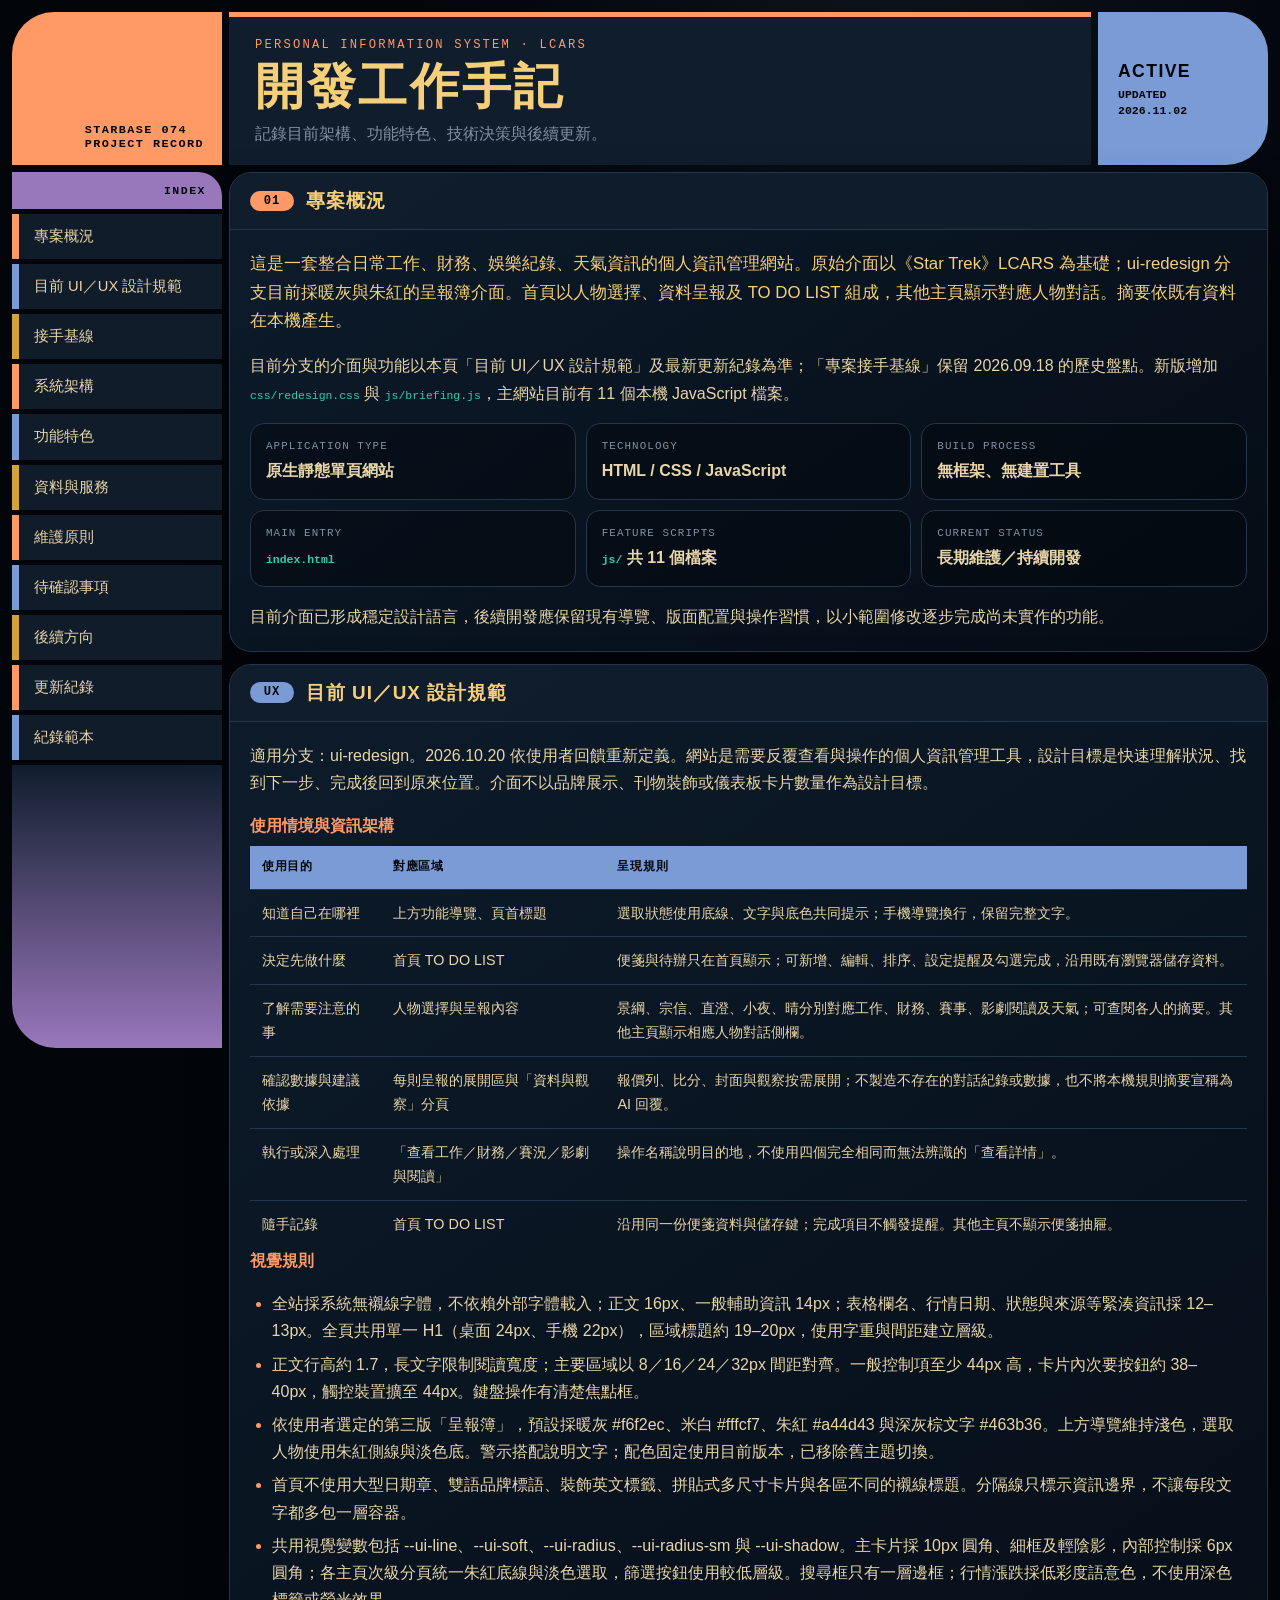
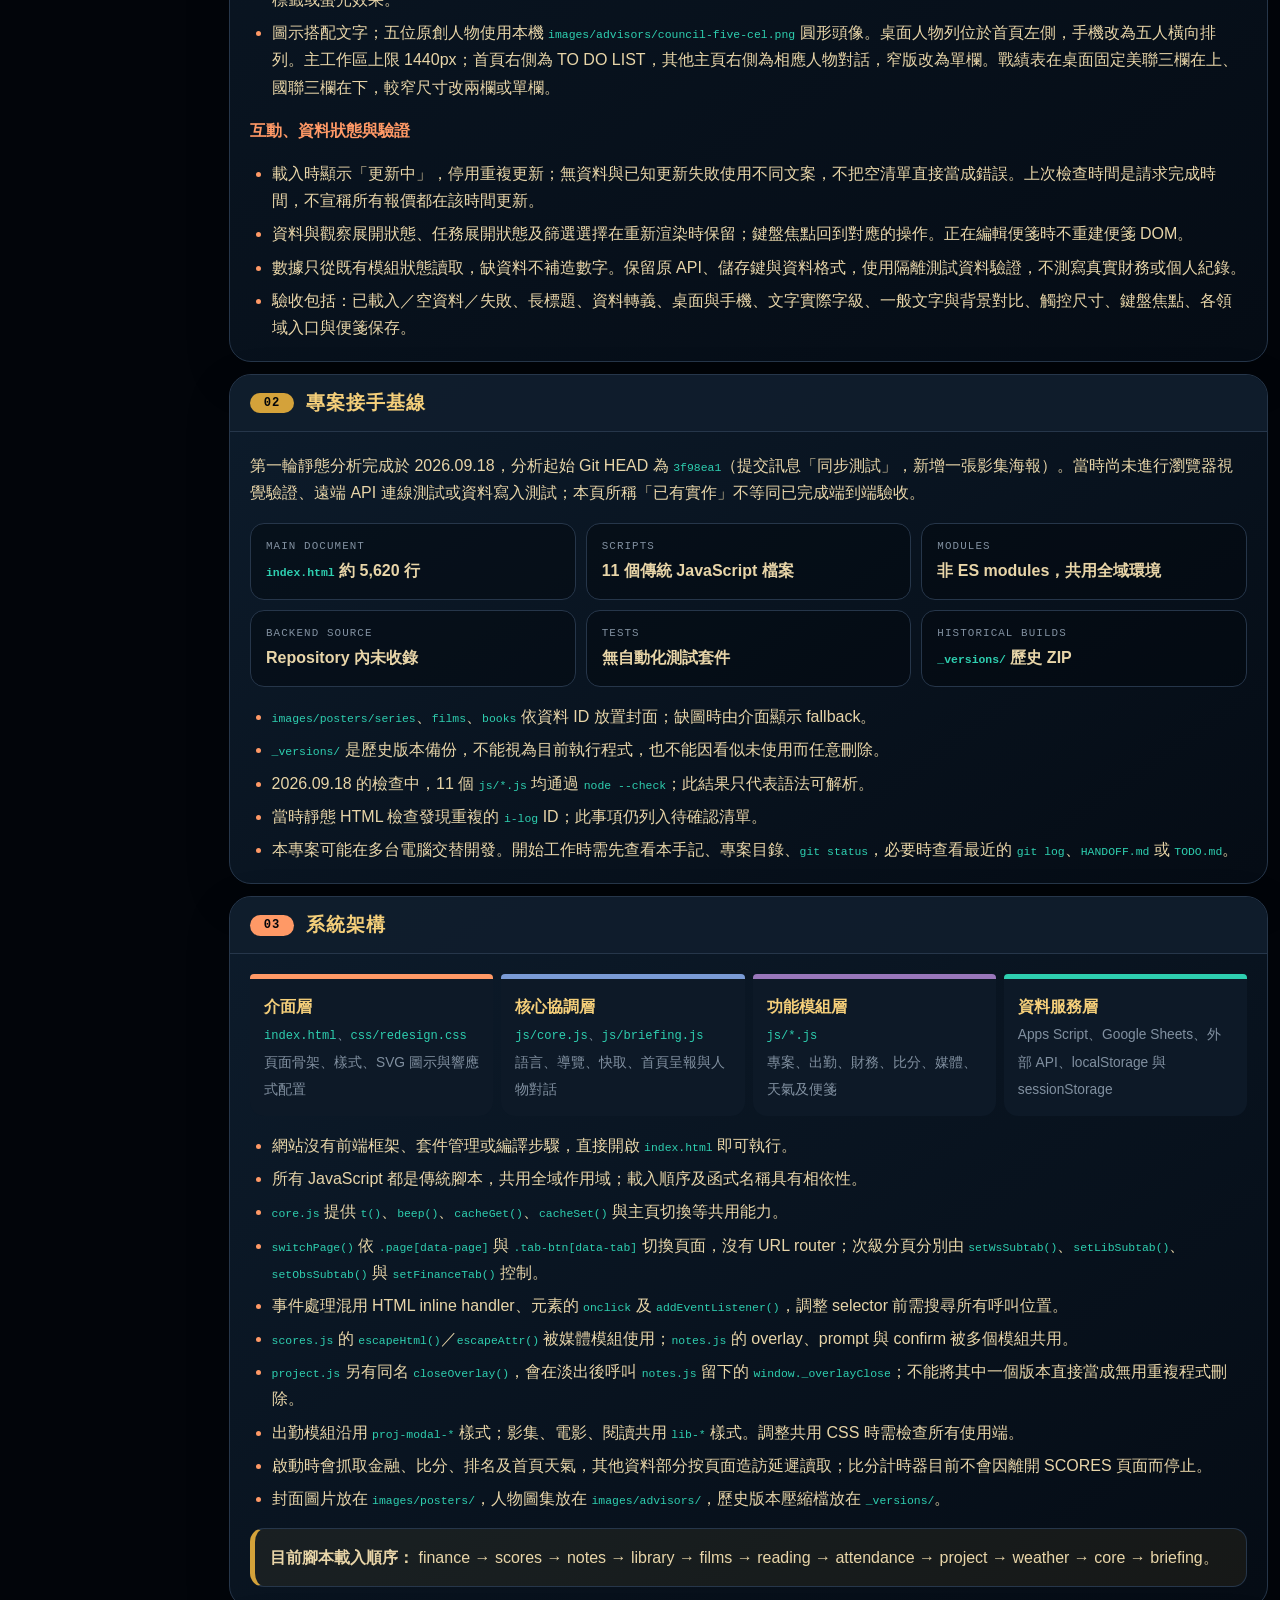
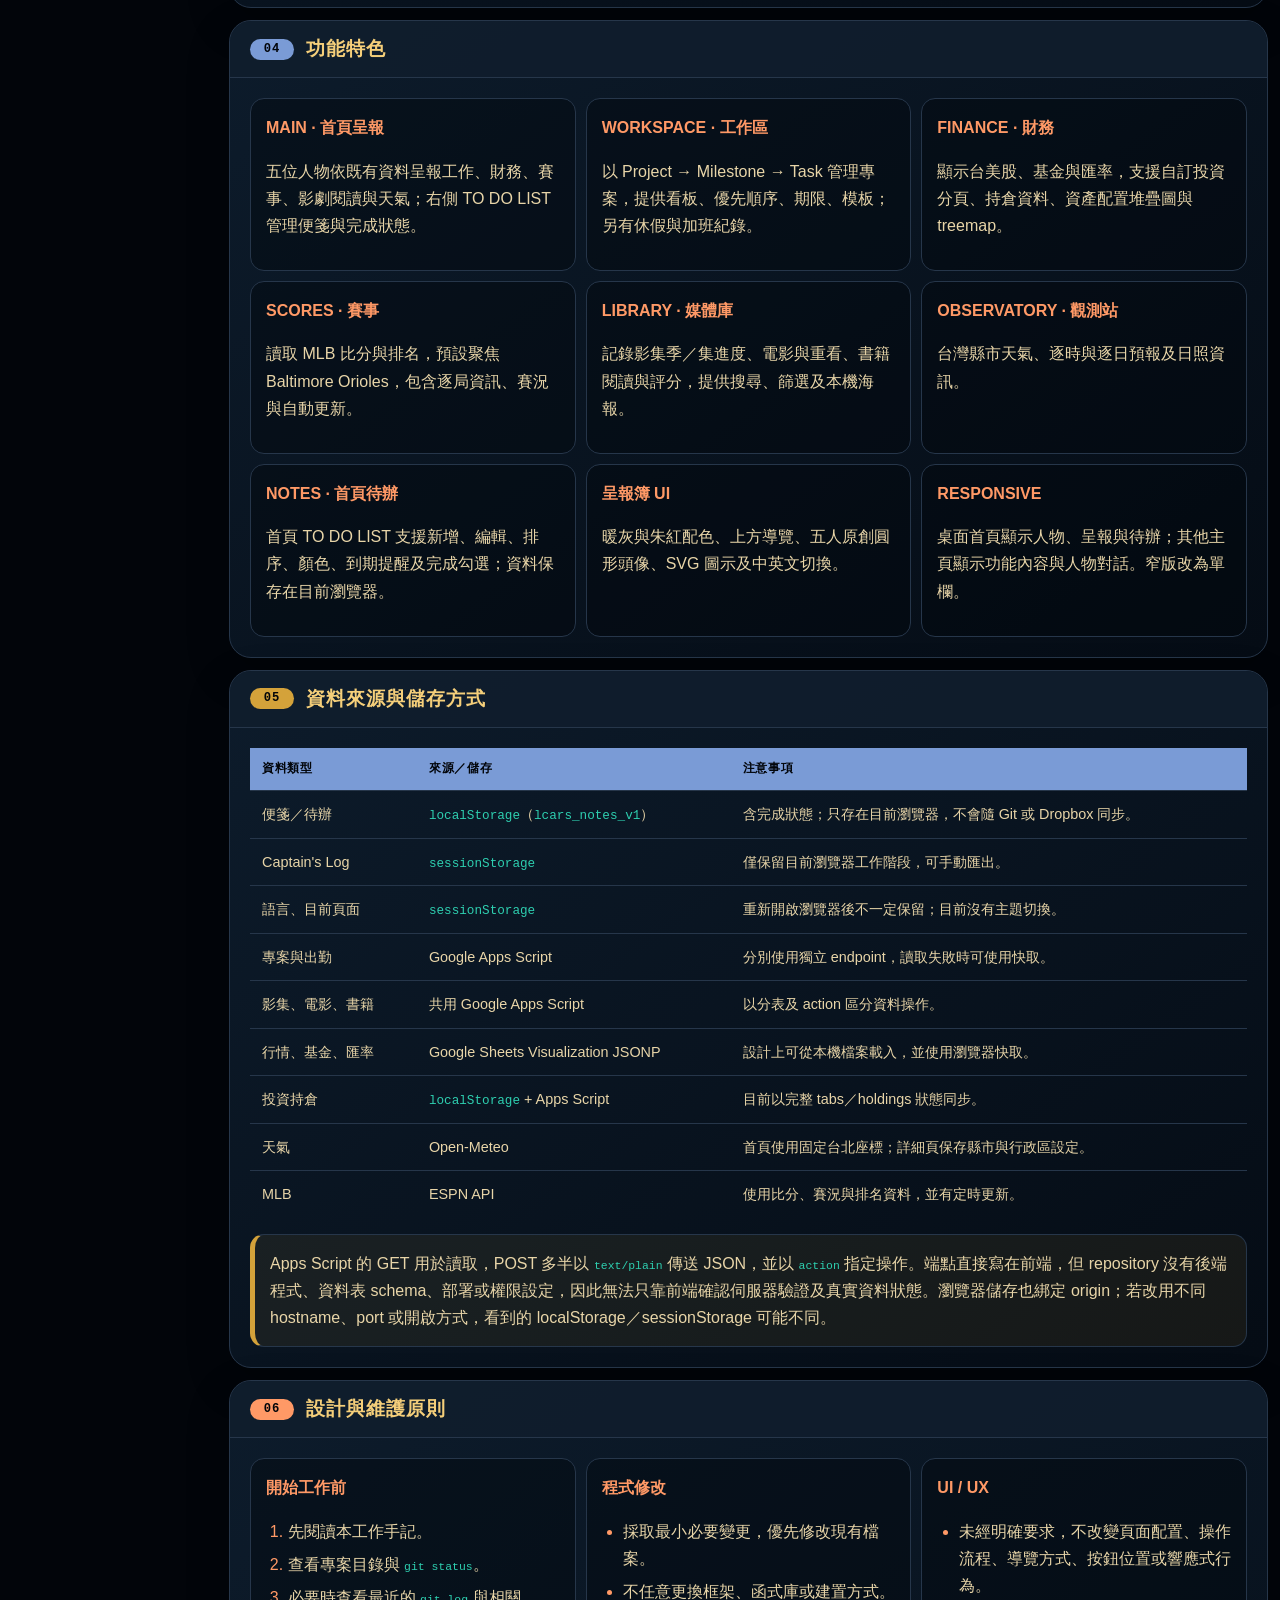
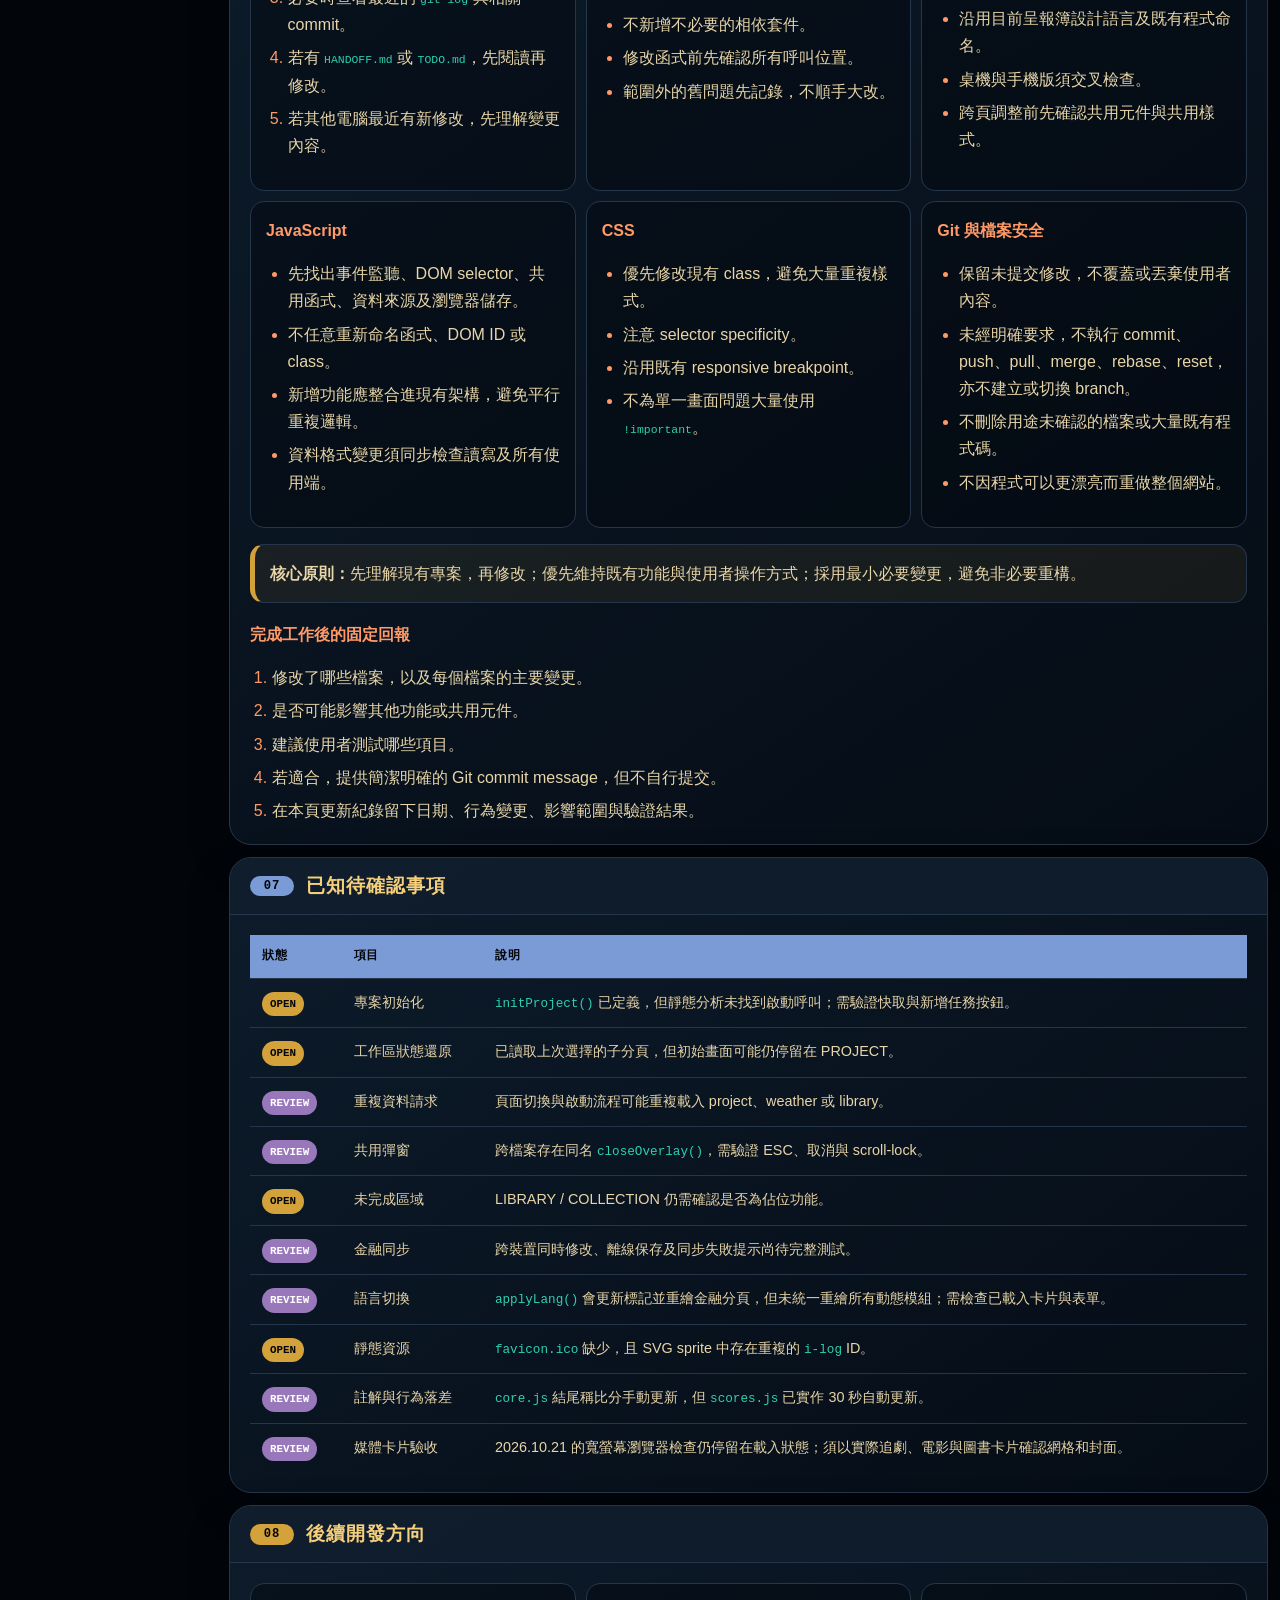
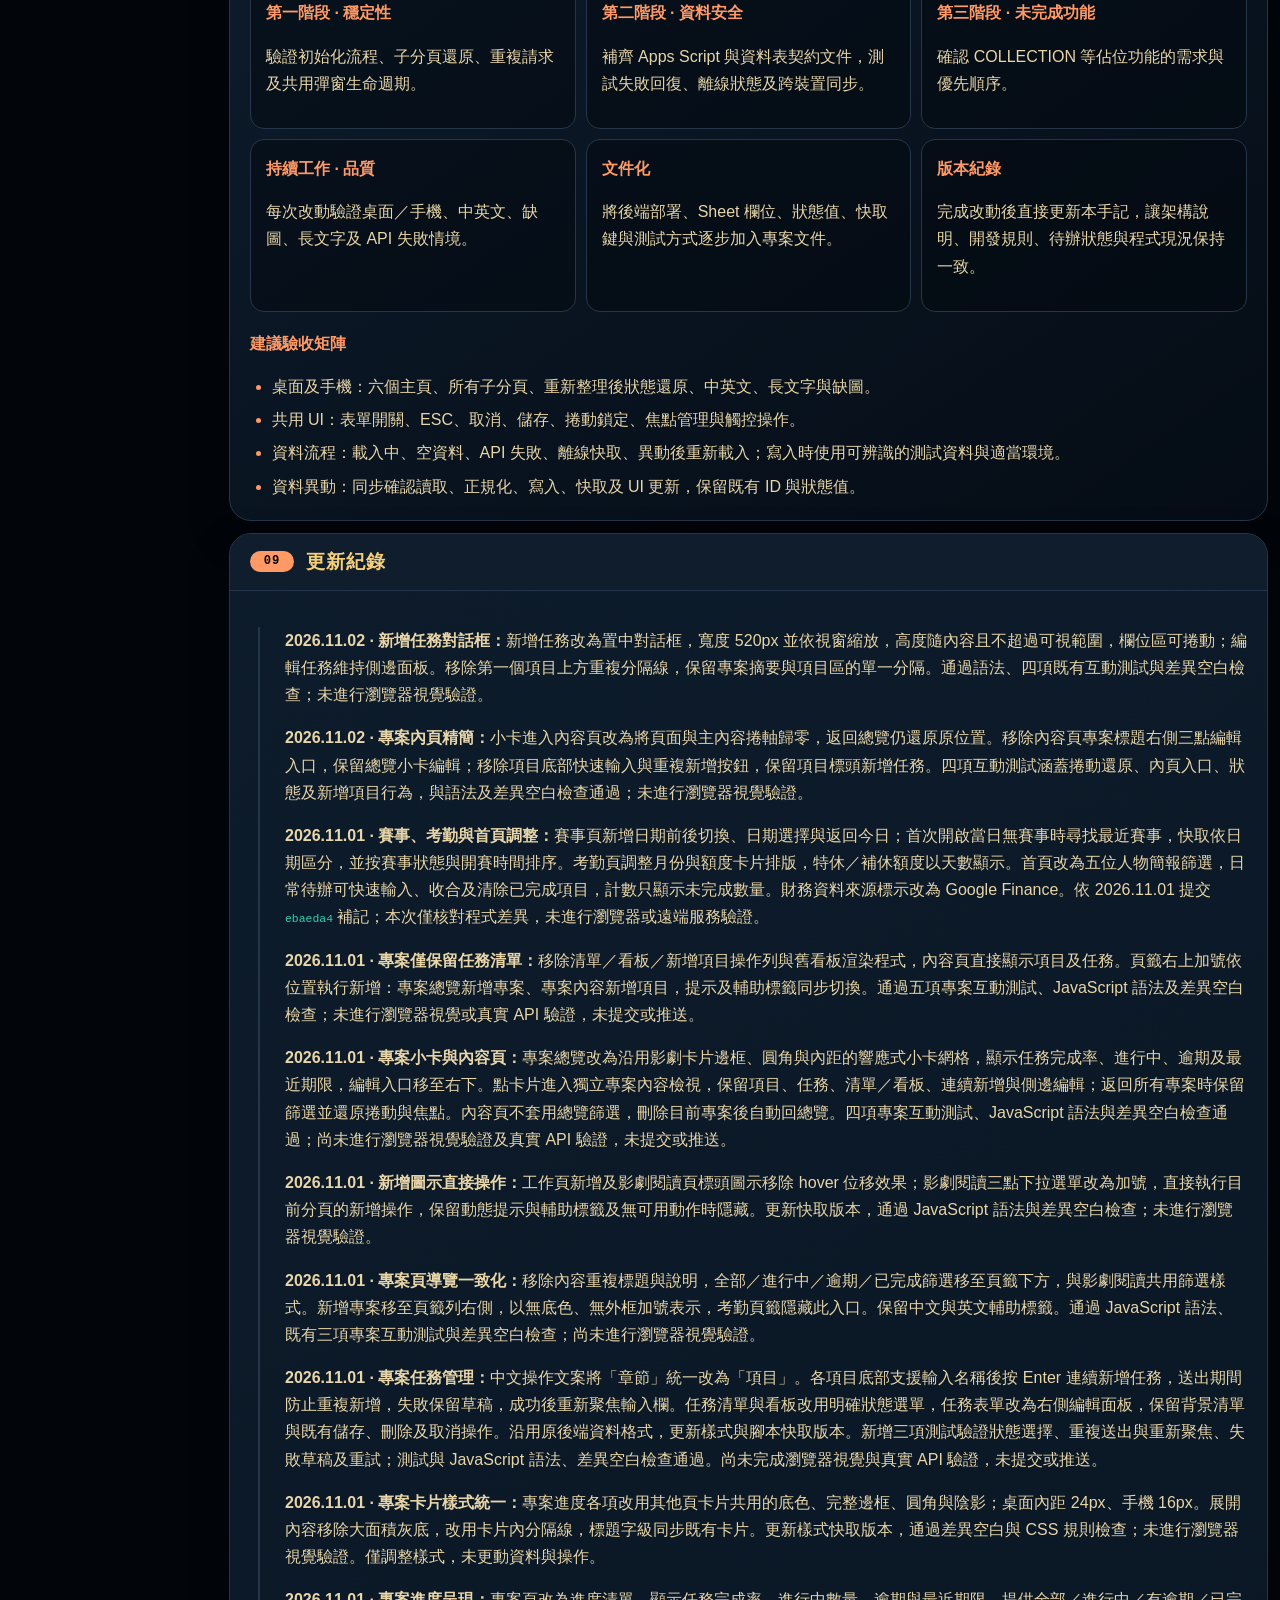
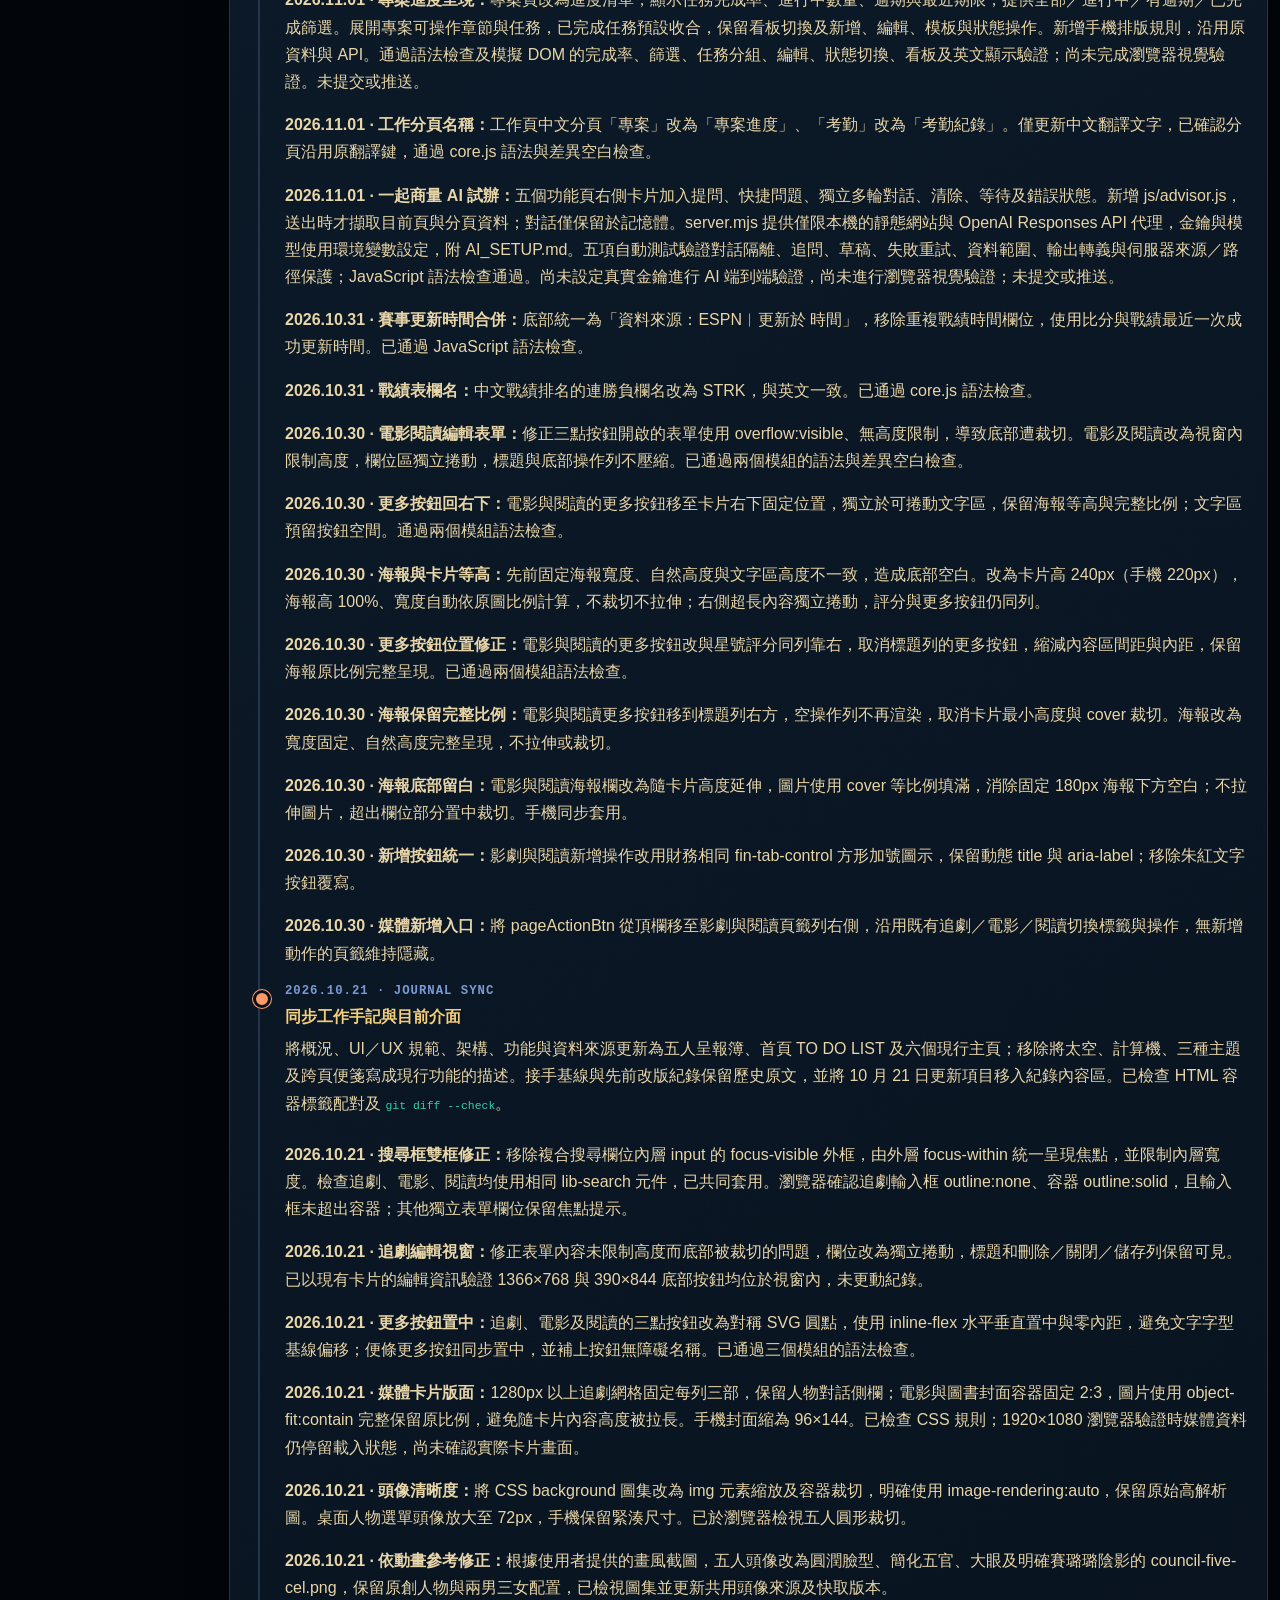
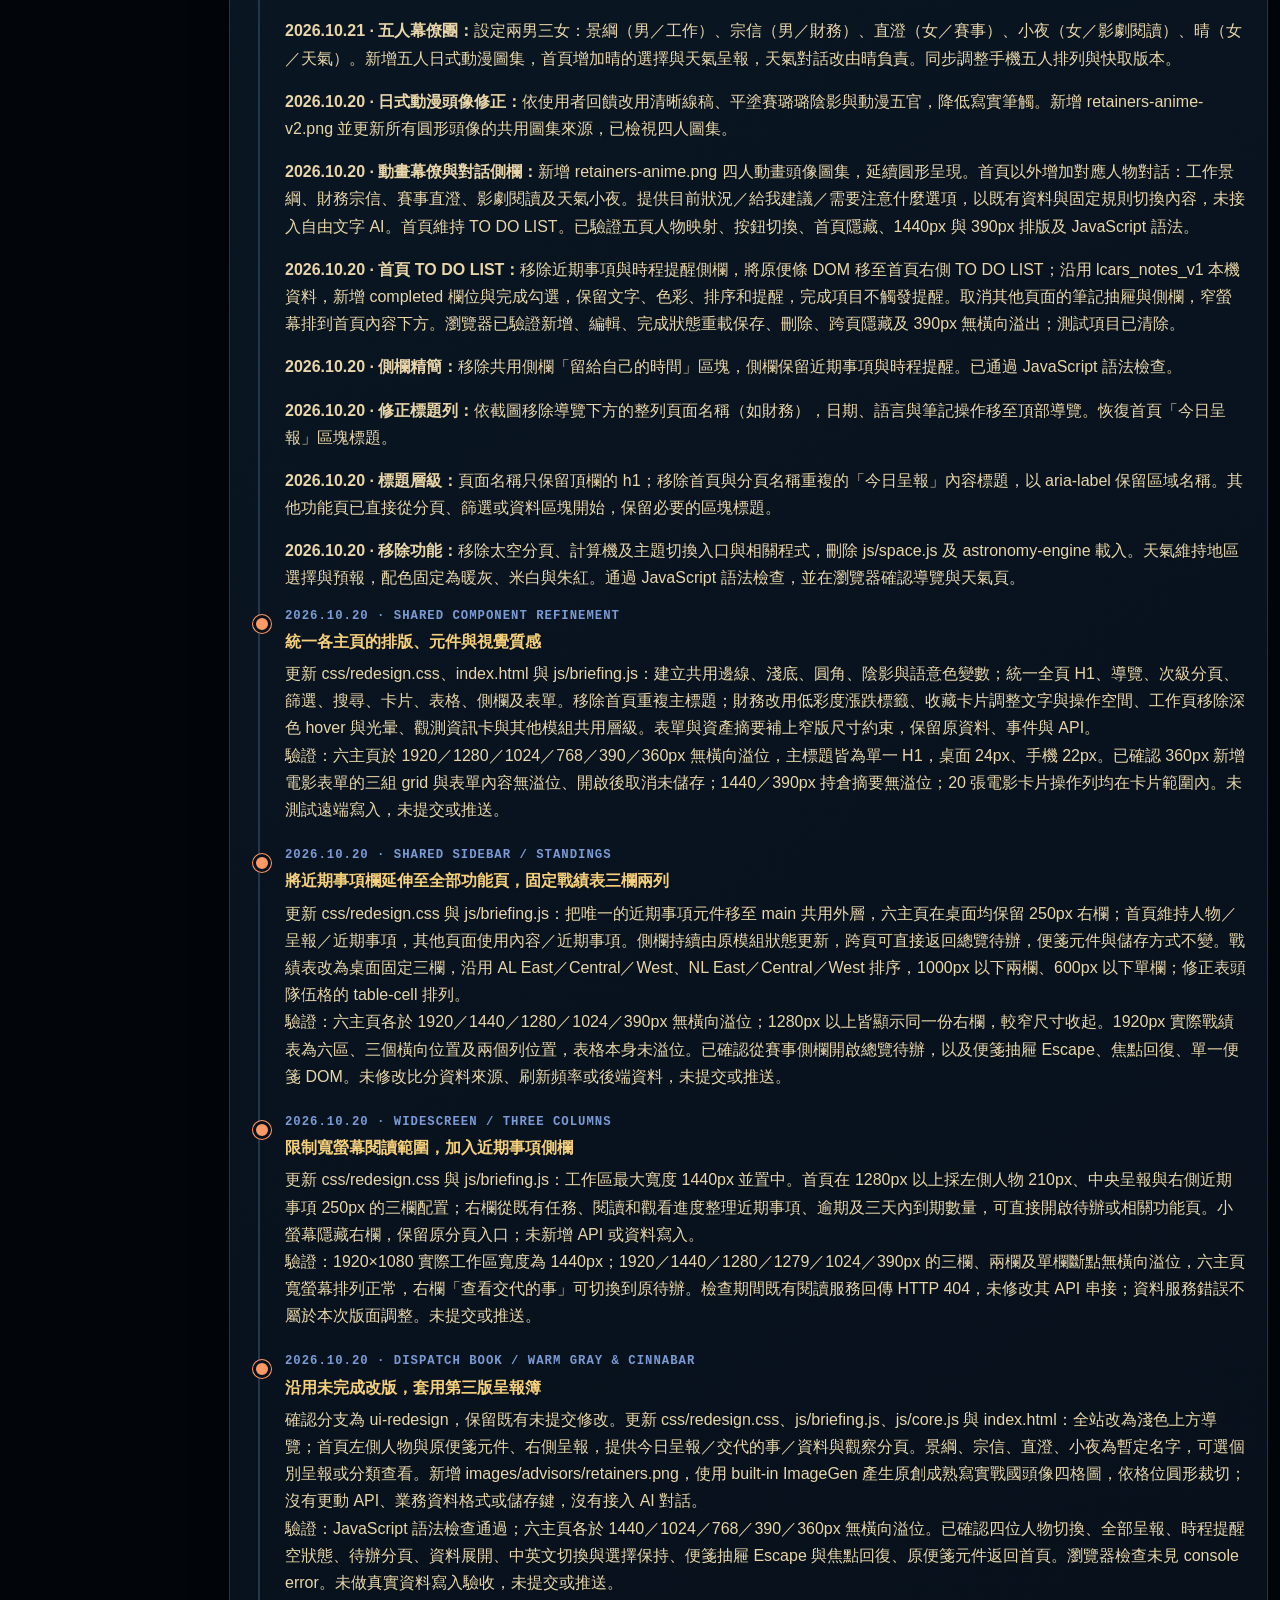
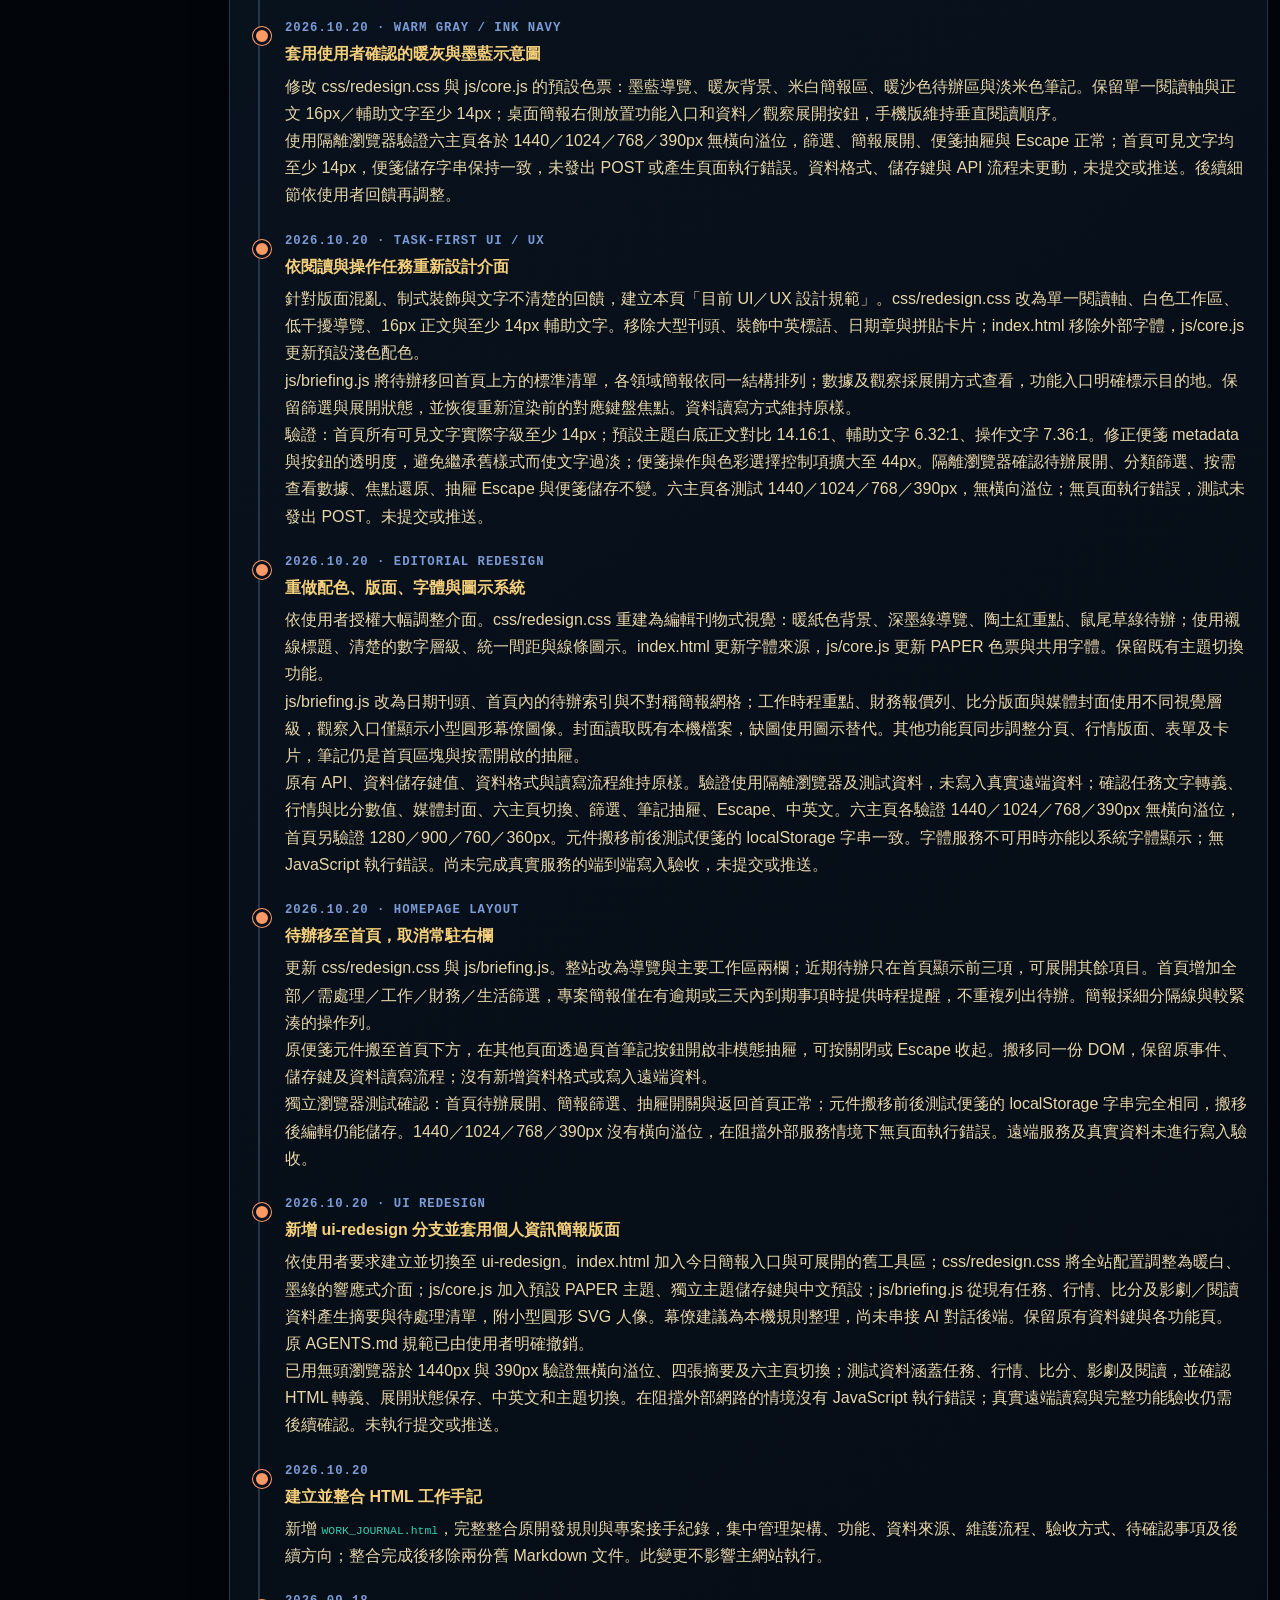
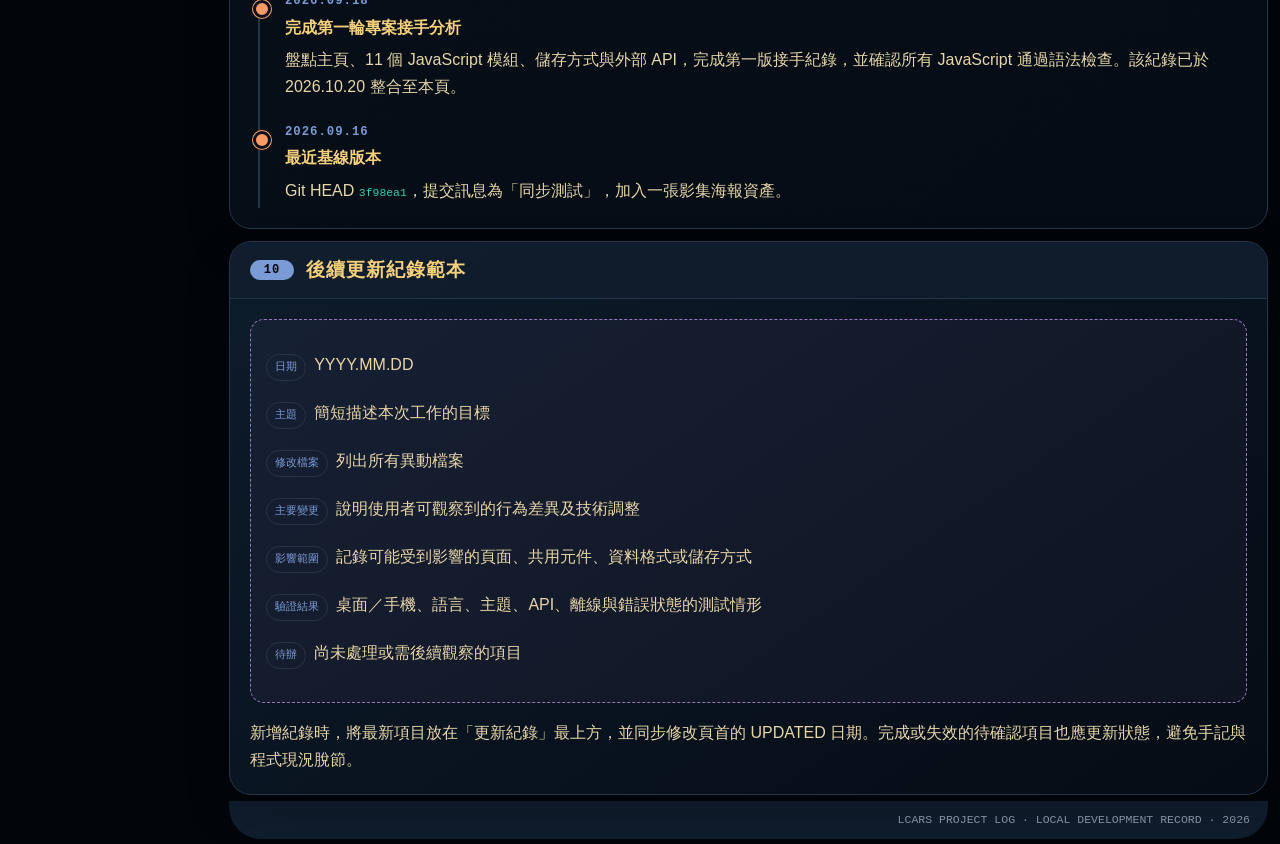
<file: WORK_JOURNAL.html>
<!DOCTYPE html>
<html lang="zh-Hant">
<head>
  <meta charset="UTF-8">
  <meta name="viewport" content="width=device-width, initial-scale=1.0">
  <meta name="description" content="LCARS 個人資訊管理網站的架構、功能與更新工作手記">
  <title>LCARS PROJECT LOG :: 工作手記</title>
  <style>
    :root {
      --bg: #02050a;
      --panel: #07111d;
      --frame: #101d2d;
      --text: #f5cf7a;
      --cream: #e8d5a8;
      --orange: #ff9966;
      --blue: #7a9bd6;
      --violet: #9977bb;
      --gold: #d4a23a;
      --rust: #cc6666;
      --teal: #2ecfb0;
      --dim: #8190a0;
      --line: #26364a;
      --radius: 22px;
    }

    * { box-sizing: border-box; }

    html {
      scroll-behavior: smooth;
      scroll-padding-top: 20px;
    }

    body {
      margin: 0;
      min-height: 100vh;
      background:
        radial-gradient(circle at 70% 0%, rgba(122, 155, 214, 0.09), transparent 30rem),
        var(--bg);
      color: var(--cream);
      font-family: "Segoe UI", "Microsoft JhengHei", "Noto Sans TC", sans-serif;
      line-height: 1.7;
    }

    body::before {
      content: "";
      position: fixed;
      inset: 0;
      pointer-events: none;
      z-index: 10;
      opacity: 0.35;
      background: repeating-linear-gradient(
        to bottom,
        transparent 0,
        transparent 3px,
        rgba(245, 207, 122, 0.025) 4px
      );
    }

    a { color: inherit; }

    .shell {
      width: min(1420px, 100%);
      margin: 0 auto;
      padding: 12px;
    }

    .masthead {
      display: grid;
      grid-template-columns: 210px minmax(0, 1fr) auto;
      min-height: 104px;
      gap: 7px;
      margin-bottom: 7px;
    }

    .masthead-elbow {
      display: flex;
      align-items: flex-end;
      justify-content: flex-end;
      padding: 14px 18px;
      border-radius: 42px 0 0 0;
      background: var(--orange);
      color: var(--bg);
      font: 800 0.74rem/1.2 Consolas, monospace;
      letter-spacing: 0.12em;
    }

    .masthead-main {
      display: flex;
      align-items: center;
      justify-content: space-between;
      gap: 24px;
      padding: 18px 26px;
      background: var(--frame);
      border-top: 5px solid var(--orange);
    }

    .eyebrow,
    .code,
    .meta,
    .section-number,
    .status,
    .tag,
    th {
      font-family: Consolas, "JetBrains Mono", monospace;
    }

    .eyebrow {
      margin-bottom: 5px;
      color: var(--orange);
      font-size: 0.76rem;
      letter-spacing: 0.18em;
    }

    h1 {
      margin: 0;
      color: var(--text);
      font-size: clamp(1.7rem, 3.8vw, 3.2rem);
      line-height: 1.05;
      letter-spacing: 0.055em;
    }

    .masthead-copy p {
      margin: 8px 0 0;
      color: var(--dim);
    }

    .masthead-cap {
      display: grid;
      align-content: center;
      min-width: 170px;
      padding: 14px 20px;
      border-radius: 0 42px 42px 0;
      background: var(--blue);
      color: var(--bg);
    }

    .masthead-cap strong {
      font-size: 1.1rem;
      letter-spacing: 0.08em;
    }

    .masthead-cap span {
      font: 700 0.72rem/1.4 Consolas, monospace;
    }

    .layout {
      display: grid;
      grid-template-columns: 210px minmax(0, 1fr);
      gap: 7px;
      align-items: start;
    }

    .sidebar {
      position: sticky;
      top: 12px;
      display: flex;
      flex-direction: column;
      gap: 5px;
      min-height: calc(100vh - 24px);
    }

    .side-label {
      padding: 13px 16px;
      border-radius: 0 24px 0 0;
      background: var(--violet);
      color: var(--bg);
      font: 800 0.72rem/1 Consolas, monospace;
      letter-spacing: 0.13em;
      text-align: right;
    }

    .nav-link {
      display: block;
      padding: 10px 15px;
      border-left: 7px solid var(--blue);
      background: #111c2b;
      color: var(--cream);
      text-decoration: none;
      font-size: 0.92rem;
      transition: background 140ms ease, color 140ms ease, transform 140ms ease;
    }

    .nav-link:nth-of-type(3n + 1) { border-color: var(--orange); }
    .nav-link:nth-of-type(3n + 2) { border-color: var(--blue); }
    .nav-link:nth-of-type(3n) { border-color: var(--gold); }

    .nav-link:hover,
    .nav-link:focus-visible {
      background: var(--cream);
      color: var(--bg);
      transform: translateX(3px);
      outline: none;
    }

    .side-footer {
      flex: 1;
      min-height: 70px;
      border-radius: 0 0 0 44px;
      background: linear-gradient(to bottom, var(--frame), var(--violet));
    }

    main {
      display: grid;
      gap: 12px;
      min-width: 0;
    }

    .panel {
      overflow: hidden;
      border: 1px solid var(--line);
      border-radius: var(--radius);
      background: linear-gradient(145deg, rgba(13, 28, 44, 0.98), rgba(5, 12, 21, 0.98));
      box-shadow: 0 16px 45px rgba(0, 0, 0, 0.2);
    }

    .panel-head {
      display: flex;
      align-items: center;
      gap: 12px;
      padding: 12px 20px;
      border-bottom: 1px solid var(--line);
      background: rgba(16, 29, 45, 0.9);
    }

    .section-number {
      min-width: 44px;
      color: var(--bg);
      border-radius: 999px;
      background: var(--orange);
      font-size: 0.76rem;
      font-weight: 800;
      letter-spacing: 0.08em;
      text-align: center;
    }

    .panel:nth-of-type(3n + 2) .section-number { background: var(--blue); }
    .panel:nth-of-type(3n) .section-number { background: var(--gold); }

    h2 {
      margin: 0;
      color: var(--text);
      font-size: 1.18rem;
      letter-spacing: 0.05em;
    }

    h3 {
      margin: 0 0 7px;
      color: var(--orange);
      font-size: 1rem;
    }

    .panel-body { padding: 20px; }
    .panel-body > :first-child { margin-top: 0; }
    .panel-body > :last-child { margin-bottom: 0; }

    .lead {
      color: var(--text);
      font-size: 1.05rem;
    }

    .meta-grid,
    .card-grid {
      display: grid;
      grid-template-columns: repeat(3, minmax(0, 1fr));
      gap: 10px;
    }

    .meta-card,
    .feature-card,
    .note-box {
      padding: 15px;
      border: 1px solid var(--line);
      border-radius: 14px;
      background: rgba(2, 5, 10, 0.42);
    }

    .meta-card span {
      display: block;
      margin-bottom: 4px;
      color: var(--dim);
      font: 0.68rem/1.3 Consolas, monospace;
      letter-spacing: 0.1em;
      text-transform: uppercase;
    }

    .meta-card strong { color: var(--cream); }

    .architecture {
      display: grid;
      grid-template-columns: repeat(4, minmax(0, 1fr));
      gap: 8px;
      margin: 16px 0;
    }

    .arch-node {
      position: relative;
      min-height: 116px;
      padding: 14px;
      border-top: 5px solid var(--orange);
      border-radius: 4px 4px 14px 14px;
      background: #0d1927;
    }

    .arch-node:nth-child(2) { border-color: var(--blue); }
    .arch-node:nth-child(3) { border-color: var(--violet); }
    .arch-node:nth-child(4) { border-color: var(--teal); }
    .arch-node strong { display: block; color: var(--text); }
    .arch-node span { color: var(--dim); font-size: 0.86rem; }

    .table-wrap { overflow-x: auto; }

    table {
      width: 100%;
      border-collapse: collapse;
      font-size: 0.9rem;
    }

    th,
    td {
      padding: 11px 12px;
      border-bottom: 1px solid var(--line);
      text-align: left;
      vertical-align: top;
    }

    th {
      color: var(--bg);
      background: var(--blue);
      font-size: 0.75rem;
      letter-spacing: 0.06em;
      white-space: nowrap;
    }

    tr:last-child td { border-bottom: 0; }
    tbody tr:hover { background: rgba(122, 155, 214, 0.07); }

    code,
    .code {
      color: var(--teal);
      font-size: 0.88em;
    }

    ul,
    ol { padding-left: 1.35rem; }
    li + li { margin-top: 6px; }
    li::marker { color: var(--orange); }

    .tag {
      display: inline-block;
      margin: 2px 4px 2px 0;
      padding: 3px 8px;
      border: 1px solid var(--line);
      border-radius: 999px;
      color: var(--blue);
      font-size: 0.7rem;
    }

    .status {
      display: inline-block;
      padding: 3px 8px;
      border-radius: 999px;
      color: var(--bg);
      background: var(--teal);
      font-size: 0.68rem;
      font-weight: 800;
    }

    .status.open { background: var(--gold); }
    .status.review { background: var(--violet); color: #fff; }

    .timeline {
      position: relative;
      margin-left: 8px;
      padding-left: 25px;
      border-left: 2px solid var(--line);
    }

    .log-entry {
      position: relative;
      margin-bottom: 20px;
      padding: 0 0 4px;
    }

    .log-entry:last-child { margin-bottom: 0; }

    .log-entry::before {
      content: "";
      position: absolute;
      left: -32px;
      top: 7px;
      width: 12px;
      height: 12px;
      border: 3px solid var(--panel);
      border-radius: 50%;
      background: var(--orange);
      box-shadow: 0 0 0 1px var(--orange);
    }

    .log-date {
      color: var(--blue);
      font: 700 0.77rem/1.4 Consolas, monospace;
      letter-spacing: 0.08em;
    }

    .log-title {
      margin: 3px 0 5px;
      color: var(--text);
      font-size: 1rem;
    }

    .log-entry p { margin: 0; color: var(--cream); }

    .warning {
      border-left: 5px solid var(--gold);
      background: rgba(212, 162, 58, 0.08);
    }

    .template {
      border: 1px dashed var(--violet);
      background: rgba(153, 119, 187, 0.07);
    }

    footer {
      margin: 6px 0 0 217px;
      padding: 10px 18px;
      border-radius: 0 0 32px 32px;
      background: var(--frame);
      color: var(--dim);
      font: 0.72rem/1.6 Consolas, monospace;
      text-align: right;
    }

    @media (max-width: 900px) {
      .masthead { grid-template-columns: 1fr; }
      .masthead-elbow { display: none; }
      .masthead-main { border-radius: 28px 28px 0 0; }
      .masthead-cap { border-radius: 0 0 28px 28px; }
      .layout { grid-template-columns: 1fr; }
      .sidebar {
        position: static;
        min-height: 0;
        display: grid;
        grid-template-columns: repeat(3, minmax(0, 1fr));
      }
      .side-label { grid-column: 1 / -1; border-radius: 20px 20px 0 0; }
      .side-footer { display: none; }
      .nav-link { border-left-width: 5px; }
      .architecture { grid-template-columns: repeat(2, minmax(0, 1fr)); }
      footer { margin-left: 0; }
    }

    @media (max-width: 640px) {
      .shell { padding: 7px; }
      .masthead-main { align-items: flex-start; padding: 17px; }
      .masthead-copy p { font-size: 0.86rem; }
      .sidebar { grid-template-columns: repeat(2, minmax(0, 1fr)); }
      .meta-grid,
      .card-grid,
      .architecture { grid-template-columns: 1fr; }
      .panel-body { padding: 16px; }
      .panel-head { padding: 11px 15px; }
    }

    @media print {
      :root {
        --bg: #fff;
        --panel: #fff;
        --frame: #e9edf2;
        --text: #222;
        --cream: #333;
        --dim: #555;
        --line: #bbb;
      }
      body { background: #fff; color: #222; font-size: 10pt; }
      body::before,
      .sidebar { display: none; }
      .shell { width: 100%; padding: 0; }
      .layout { display: block; }
      .masthead { grid-template-columns: 120px 1fr 150px; }
      .panel { break-inside: avoid; box-shadow: none; }
      .meta-card,
      .feature-card,
      .note-box,
      .arch-node { background: #fff; }
      footer { margin-left: 0; }
    }
  </style>
</head>
<body>
  <div class="shell">
    <header class="masthead">
      <div class="masthead-elbow">STARBASE 074<br>PROJECT RECORD</div>
      <div class="masthead-main">
        <div class="masthead-copy">
          <div class="eyebrow">PERSONAL INFORMATION SYSTEM · LCARS</div>
          <h1>開發工作手記</h1>
          <p>記錄目前架構、功能特色、技術決策與後續更新。</p>
        </div>
      </div>
      <div class="masthead-cap">
        <strong>ACTIVE</strong>
        <span>UPDATED<br>2026.11.02</span>
      </div>
    </header>

    <div class="layout">
      <nav class="sidebar" aria-label="工作手記目錄">
        <div class="side-label">INDEX</div>
        <a class="nav-link" href="#overview">專案概況</a>
        <a class="nav-link" href="#ux-system">目前 UI／UX 設計規範</a>
        <a class="nav-link" href="#baseline">接手基線</a>
        <a class="nav-link" href="#architecture">系統架構</a>
        <a class="nav-link" href="#features">功能特色</a>
        <a class="nav-link" href="#data">資料與服務</a>
        <a class="nav-link" href="#principles">維護原則</a>
        <a class="nav-link" href="#attention">待確認事項</a>
        <a class="nav-link" href="#roadmap">後續方向</a>
        <a class="nav-link" href="#changelog">更新紀錄</a>
        <a class="nav-link" href="#template">紀錄範本</a>
        <div class="side-footer"></div>
      </nav>

      <main>
        <section class="panel" id="overview">
          <div class="panel-head">
            <span class="section-number">01</span>
            <h2>專案概況</h2>
          </div>
          <div class="panel-body">
            <p class="lead">這是一套整合日常工作、財務、娛樂紀錄、天氣資訊的個人資訊管理網站。原始介面以《Star Trek》LCARS 為基礎；ui-redesign 分支目前採暖灰與朱紅的呈報簿介面。首頁以人物選擇、資料呈報及 TO DO LIST 組成，其他主頁顯示對應人物對話。摘要依既有資料在本機產生。</p>
            <p>目前分支的介面與功能以本頁「目前 UI／UX 設計規範」及最新更新紀錄為準；「專案接手基線」保留 2026.09.18 的歷史盤點。新版增加 <code>css/redesign.css</code> 與 <code>js/briefing.js</code>，主網站目前有 11 個本機 JavaScript 檔案。</p>
            <div class="meta-grid">
              <div class="meta-card"><span>Application Type</span><strong>原生靜態單頁網站</strong></div>
              <div class="meta-card"><span>Technology</span><strong>HTML / CSS / JavaScript</strong></div>
              <div class="meta-card"><span>Build Process</span><strong>無框架、無建置工具</strong></div>
              <div class="meta-card"><span>Main Entry</span><strong><code>index.html</code></strong></div>
              <div class="meta-card"><span>Feature Scripts</span><strong><code>js/</code> 共 11 個檔案</strong></div>
              <div class="meta-card"><span>Current Status</span><strong>長期維護／持續開發</strong></div>
            </div>
            <p>目前介面已形成穩定設計語言，後續開發應保留現有導覽、版面配置與操作習慣，以小範圍修改逐步完成尚未實作的功能。</p>
          </div>
        </section>

        <section class="panel" id="ux-system">
          <div class="panel-head"><span class="section-number">UX</span><h2>目前 UI／UX 設計規範</h2></div>
          <div class="panel-body">
            <p>適用分支：ui-redesign。2026.10.20 依使用者回饋重新定義。網站是需要反覆查看與操作的個人資訊管理工具，設計目標是快速理解狀況、找到下一步、完成後回到原來位置。介面不以品牌展示、刊物裝飾或儀表板卡片數量作為設計目標。</p>
            <h3>使用情境與資訊架構</h3>
            <div class="table-wrap"><table>
              <thead><tr><th>使用目的</th><th>對應區域</th><th>呈現規則</th></tr></thead>
              <tbody>
                <tr><td>知道自己在哪裡</td><td>上方功能導覽、頁首標題</td><td>選取狀態使用底線、文字與底色共同提示；手機導覽換行，保留完整文字。</td></tr>
                <tr><td>決定先做什麼</td><td>首頁 TO DO LIST</td><td>便箋與待辦只在首頁顯示；可新增、編輯、排序、設定提醒及勾選完成，沿用既有瀏覽器儲存資料。</td></tr>
                <tr><td>了解需要注意的事</td><td>人物選擇與呈報內容</td><td>景綱、宗信、直澄、小夜、晴分別對應工作、財務、賽事、影劇閱讀及天氣；可查閱各人的摘要。其他主頁顯示相應人物對話側欄。</td></tr>
                <tr><td>確認數據與建議依據</td><td>每則呈報的展開區與「資料與觀察」分頁</td><td>報價列、比分、封面與觀察按需展開；不製造不存在的對話紀錄或數據，也不將本機規則摘要宣稱為 AI 回覆。</td></tr>
                <tr><td>執行或深入處理</td><td>「查看工作／財務／賽況／影劇與閱讀」</td><td>操作名稱說明目的地，不使用四個完全相同而無法辨識的「查看詳情」。</td></tr>
                <tr><td>隨手記錄</td><td>首頁 TO DO LIST</td><td>沿用同一份便箋資料與儲存鍵；完成項目不觸發提醒。其他主頁不顯示便箋抽屜。</td></tr>
              </tbody>
            </table></div>
            <h3>視覺規則</h3>
            <ul>
              <li>全站採系統無襯線字體，不依賴外部字體載入；正文 16px、一般輔助資訊 14px；表格欄名、行情日期、狀態與來源等緊湊資訊採 12–13px。全頁共用單一 H1（桌面 24px、手機 22px），區域標題約 19–20px，使用字重與間距建立層級。</li>
              <li>正文行高約 1.7，長文字限制閱讀寬度；主要區域以 8／16／24／32px 間距對齊。一般控制項至少 44px 高，卡片內次要按鈕約 38–40px，觸控裝置擴至 44px。鍵盤操作有清楚焦點框。</li>
              <li>依使用者選定的第三版「呈報簿」，預設採暖灰 #f6f2ec、米白 #fffcf7、朱紅 #a44d43 與深灰棕文字 #463b36。上方導覽維持淺色，選取人物使用朱紅側線與淡色底。警示搭配說明文字；配色固定使用目前版本，已移除舊主題切換。</li>
              <li>首頁不使用大型日期章、雙語品牌標語、裝飾英文標籤、拼貼式多尺寸卡片與各區不同的襯線標題。分隔線只標示資訊邊界，不讓每段文字都多包一層容器。</li>
              <li>共用視覺變數包括 --ui-line、--ui-soft、--ui-radius、--ui-radius-sm 與 --ui-shadow。主卡片採 10px 圓角、細框及輕陰影，內部控制採 6px 圓角；各主頁次級分頁統一朱紅底線與淡色選取，篩選按鈕使用較低層級。搜尋框只有一層邊框；行情漲跌採低彩度語意色，不使用深色標籤或螢光效果。</li>
              <li>圖示搭配文字；五位原創人物使用本機 <code>images/advisors/council-five-cel.png</code> 圓形頭像。桌面人物列位於首頁左側，手機改為五人橫向排列。主工作區上限 1440px；首頁右側為 TO DO LIST，其他主頁右側為相應人物對話，窄版改為單欄。戰績表在桌面固定美聯三欄在上、國聯三欄在下，較窄尺寸改兩欄或單欄。</li>
            </ul>
            <h3>互動、資料狀態與驗證</h3>
            <ul>
              <li>載入時顯示「更新中」，停用重複更新；無資料與已知更新失敗使用不同文案，不把空清單直接當成錯誤。上次檢查時間是請求完成時間，不宣稱所有報價都在該時間更新。</li>
              <li>資料與觀察展開狀態、任務展開狀態及篩選選擇在重新渲染時保留；鍵盤焦點回到對應的操作。正在編輯便箋時不重建便箋 DOM。</li>
              <li>數據只從既有模組狀態讀取，缺資料不補造數字。保留原 API、儲存鍵與資料格式，使用隔離測試資料驗證，不測寫真實財務或個人紀錄。</li>
              <li>驗收包括：已載入／空資料／失敗、長標題、資料轉義、桌面與手機、文字實際字級、一般文字與背景對比、觸控尺寸、鍵盤焦點、各領域入口與便箋保存。</li>
            </ul>
          </div>
        </section>

        <section class="panel" id="baseline">
          <div class="panel-head">
            <span class="section-number">02</span>
            <h2>專案接手基線</h2>
          </div>
          <div class="panel-body">
            <p>第一輪靜態分析完成於 2026.09.18，分析起始 Git HEAD 為 <code>3f98ea1</code>（提交訊息「同步測試」，新增一張影集海報）。當時尚未進行瀏覽器視覺驗證、遠端 API 連線測試或資料寫入測試；本頁所稱「已有實作」不等同已完成端到端驗收。</p>
            <div class="meta-grid">
              <div class="meta-card"><span>Main Document</span><strong><code>index.html</code> 約 5,620 行</strong></div>
              <div class="meta-card"><span>Scripts</span><strong>11 個傳統 JavaScript 檔案</strong></div>
              <div class="meta-card"><span>Modules</span><strong>非 ES modules，共用全域環境</strong></div>
              <div class="meta-card"><span>Backend Source</span><strong>Repository 內未收錄</strong></div>
              <div class="meta-card"><span>Tests</span><strong>無自動化測試套件</strong></div>
              <div class="meta-card"><span>Historical Builds</span><strong><code>_versions/</code> 歷史 ZIP</strong></div>
            </div>
            <ul>
              <li><code>images/posters/series</code>、<code>films</code>、<code>books</code> 依資料 ID 放置封面；缺圖時由介面顯示 fallback。</li>
              <li><code>_versions/</code> 是歷史版本備份，不能視為目前執行程式，也不能因看似未使用而任意刪除。</li>
              <li>2026.09.18 的檢查中，11 個 <code>js/*.js</code> 均通過 <code>node --check</code>；此結果只代表語法可解析。</li>
              <li>當時靜態 HTML 檢查發現重複的 <code>i-log</code> ID；此事項仍列入待確認清單。</li>
              <li>本專案可能在多台電腦交替開發。開始工作時需先查看本手記、專案目錄、<code>git status</code>，必要時查看最近的 <code>git log</code>、<code>HANDOFF.md</code> 或 <code>TODO.md</code>。</li>
            </ul>
          </div>
        </section>

        <section class="panel" id="architecture">
          <div class="panel-head">
            <span class="section-number">03</span>
            <h2>系統架構</h2>
          </div>
          <div class="panel-body">
            <div class="architecture" aria-label="系統架構圖">
              <div class="arch-node"><strong>介面層</strong><span><code>index.html</code>、<code>css/redesign.css</code><br>頁面骨架、樣式、SVG 圖示與響應式配置</span></div>
              <div class="arch-node"><strong>核心協調層</strong><span><code>js/core.js</code>、<code>js/briefing.js</code><br>語言、導覽、快取、首頁呈報與人物對話</span></div>
              <div class="arch-node"><strong>功能模組層</strong><span><code>js/*.js</code><br>專案、出勤、財務、比分、媒體、天氣及便箋</span></div>
              <div class="arch-node"><strong>資料服務層</strong><span>Apps Script、Google Sheets、外部 API、localStorage 與 sessionStorage</span></div>
            </div>
            <ul>
              <li>網站沒有前端框架、套件管理或編譯步驟，直接開啟 <code>index.html</code> 即可執行。</li>
              <li>所有 JavaScript 都是傳統腳本，共用全域作用域；載入順序及函式名稱具有相依性。</li>
              <li><code>core.js</code> 提供 <code>t()</code>、<code>beep()</code>、<code>cacheGet()</code>、<code>cacheSet()</code> 與主頁切換等共用能力。</li>
              <li><code>switchPage()</code> 依 <code>.page[data-page]</code> 與 <code>.tab-btn[data-tab]</code> 切換頁面，沒有 URL router；次級分頁分別由 <code>setWsSubtab()</code>、<code>setLibSubtab()</code>、<code>setObsSubtab()</code> 與 <code>setFinanceTab()</code> 控制。</li>
              <li>事件處理混用 HTML inline handler、元素的 <code>onclick</code> 及 <code>addEventListener()</code>，調整 selector 前需搜尋所有呼叫位置。</li>
              <li><code>scores.js</code> 的 <code>escapeHtml()</code>／<code>escapeAttr()</code> 被媒體模組使用；<code>notes.js</code> 的 overlay、prompt 與 confirm 被多個模組共用。</li>
              <li><code>project.js</code> 另有同名 <code>closeOverlay()</code>，會在淡出後呼叫 <code>notes.js</code> 留下的 <code>window._overlayClose</code>；不能將其中一個版本直接當成無用重複程式刪除。</li>
              <li>出勤模組沿用 <code>proj-modal-*</code> 樣式；影集、電影、閱讀共用 <code>lib-*</code> 樣式。調整共用 CSS 時需檢查所有使用端。</li>
              <li>啟動時會抓取金融、比分、排名及首頁天氣，其他資料部分按頁面造訪延遲讀取；比分計時器目前不會因離開 SCORES 頁面而停止。</li>
              <li>封面圖片放在 <code>images/posters/</code>，人物圖集放在 <code>images/advisors/</code>，歷史版本壓縮檔放在 <code>_versions/</code>。</li>
            </ul>
            <div class="note-box warning"><strong>目前腳本載入順序：</strong> finance → scores → notes → library → films → reading → attendance → project → weather → core → briefing。</div>
          </div>
        </section>

        <section class="panel" id="features">
          <div class="panel-head">
            <span class="section-number">04</span>
            <h2>功能特色</h2>
          </div>
          <div class="panel-body">
            <div class="card-grid">
              <article class="feature-card"><h3>MAIN · 首頁呈報</h3><p>五位人物依既有資料呈報工作、財務、賽事、影劇閱讀與天氣；右側 TO DO LIST 管理便箋與完成狀態。</p></article>
              <article class="feature-card"><h3>WORKSPACE · 工作區</h3><p>以 Project → Milestone → Task 管理專案，提供看板、優先順序、期限、模板；另有休假與加班紀錄。</p></article>
              <article class="feature-card"><h3>FINANCE · 財務</h3><p>顯示台美股、基金與匯率，支援自訂投資分頁、持倉資料、資產配置堆疊圖與 treemap。</p></article>
              <article class="feature-card"><h3>SCORES · 賽事</h3><p>讀取 MLB 比分與排名，預設聚焦 Baltimore Orioles，包含逐局資訊、賽況與自動更新。</p></article>
              <article class="feature-card"><h3>LIBRARY · 媒體庫</h3><p>記錄影集季／集進度、電影與重看、書籍閱讀與評分，提供搜尋、篩選及本機海報。</p></article>
              <article class="feature-card"><h3>OBSERVATORY · 觀測站</h3><p>台灣縣市天氣、逐時與逐日預報及日照資訊。</p></article>
              <article class="feature-card"><h3>NOTES · 首頁待辦</h3><p>首頁 TO DO LIST 支援新增、編輯、排序、顏色、到期提醒及完成勾選；資料保存在目前瀏覽器。</p></article>
              <article class="feature-card"><h3>呈報簿 UI</h3><p>暖灰與朱紅配色、上方導覽、五人原創圓形頭像、SVG 圖示及中英文切換。</p></article>
              <article class="feature-card"><h3>RESPONSIVE</h3><p>桌面首頁顯示人物、呈報與待辦；其他主頁顯示功能內容與人物對話。窄版改為單欄。</p></article>
            </div>
          </div>
        </section>

        <section class="panel" id="data">
          <div class="panel-head">
            <span class="section-number">05</span>
            <h2>資料來源與儲存方式</h2>
          </div>
          <div class="panel-body table-wrap">
            <table>
              <thead><tr><th>資料類型</th><th>來源／儲存</th><th>注意事項</th></tr></thead>
              <tbody>
                <tr><td>便箋／待辦</td><td><code>localStorage</code>（<code>lcars_notes_v1</code>）</td><td>含完成狀態；只存在目前瀏覽器，不會隨 Git 或 Dropbox 同步。</td></tr>
                <tr><td>Captain's Log</td><td><code>sessionStorage</code></td><td>僅保留目前瀏覽器工作階段，可手動匯出。</td></tr>
                <tr><td>語言、目前頁面</td><td><code>sessionStorage</code></td><td>重新開啟瀏覽器後不一定保留；目前沒有主題切換。</td></tr>
                <tr><td>專案與出勤</td><td>Google Apps Script</td><td>分別使用獨立 endpoint，讀取失敗時可使用快取。</td></tr>
                <tr><td>影集、電影、書籍</td><td>共用 Google Apps Script</td><td>以分表及 action 區分資料操作。</td></tr>
                <tr><td>行情、基金、匯率</td><td>Google Sheets Visualization JSONP</td><td>設計上可從本機檔案載入，並使用瀏覽器快取。</td></tr>
                <tr><td>投資持倉</td><td><code>localStorage</code> + Apps Script</td><td>目前以完整 tabs／holdings 狀態同步。</td></tr>
                <tr><td>天氣</td><td>Open-Meteo</td><td>首頁使用固定台北座標；詳細頁保存縣市與行政區設定。</td></tr>
                <tr><td>MLB</td><td>ESPN API</td><td>使用比分、賽況與排名資料，並有定時更新。</td></tr>
              </tbody>
            </table>
            <div class="note-box warning" style="margin-top:16px">
              Apps Script 的 GET 用於讀取，POST 多半以 <code>text/plain</code> 傳送 JSON，並以 <code>action</code> 指定操作。端點直接寫在前端，但 repository 沒有後端程式、資料表 schema、部署或權限設定，因此無法只靠前端確認伺服器驗證及真實資料狀態。瀏覽器儲存也綁定 origin；若改用不同 hostname、port 或開啟方式，看到的 localStorage／sessionStorage 可能不同。
            </div>
          </div>
        </section>

        <section class="panel" id="principles">
          <div class="panel-head">
            <span class="section-number">06</span>
            <h2>設計與維護原則</h2>
          </div>
          <div class="panel-body">
            <div class="card-grid">
              <article class="feature-card">
                <h3>開始工作前</h3>
                <ol>
                  <li>先閱讀本工作手記。</li>
                  <li>查看專案目錄與 <code>git status</code>。</li>
                  <li>必要時查看最近的 <code>git log</code> 與相關 commit。</li>
                  <li>若有 <code>HANDOFF.md</code> 或 <code>TODO.md</code>，先閱讀再修改。</li>
                  <li>若其他電腦最近有新修改，先理解變更內容。</li>
                </ol>
              </article>
              <article class="feature-card">
                <h3>程式修改</h3>
                <ul>
                  <li>採取最小必要變更，優先修改現有檔案。</li>
                  <li>不任意更換框架、函式庫或建置方式。</li>
                  <li>不新增不必要的相依套件。</li>
                  <li>修改函式前先確認所有呼叫位置。</li>
                  <li>範圍外的舊問題先記錄，不順手大改。</li>
                </ul>
              </article>
              <article class="feature-card">
                <h3>UI / UX</h3>
                <ul>
                  <li>未經明確要求，不改變頁面配置、操作流程、導覽方式、按鈕位置或響應式行為。</li>
                  <li>沿用目前呈報簿設計語言及既有程式命名。</li>
                  <li>桌機與手機版須交叉檢查。</li>
                  <li>跨頁調整前先確認共用元件與共用樣式。</li>
                </ul>
              </article>
              <article class="feature-card">
                <h3>JavaScript</h3>
                <ul>
                  <li>先找出事件監聽、DOM selector、共用函式、資料來源及瀏覽器儲存。</li>
                  <li>不任意重新命名函式、DOM ID 或 class。</li>
                  <li>新增功能應整合進現有架構，避免平行重複邏輯。</li>
                  <li>資料格式變更須同步檢查讀寫及所有使用端。</li>
                </ul>
              </article>
              <article class="feature-card">
                <h3>CSS</h3>
                <ul>
                  <li>優先修改現有 class，避免大量重複樣式。</li>
                  <li>注意 selector specificity。</li>
                  <li>沿用既有 responsive breakpoint。</li>
                  <li>不為單一畫面問題大量使用 <code>!important</code>。</li>
                </ul>
              </article>
              <article class="feature-card">
                <h3>Git 與檔案安全</h3>
                <ul>
                  <li>保留未提交修改，不覆蓋或丟棄使用者內容。</li>
                  <li>未經明確要求，不執行 commit、push、pull、merge、rebase、reset，亦不建立或切換 branch。</li>
                  <li>不刪除用途未確認的檔案或大量既有程式碼。</li>
                  <li>不因程式可以更漂亮而重做整個網站。</li>
                </ul>
              </article>
            </div>
            <div class="note-box warning" style="margin-top:16px"><strong>核心原則：</strong>先理解現有專案，再修改；優先維持既有功能與使用者操作方式；採用最小必要變更，避免非必要重構。</div>
            <h3 style="margin-top:18px">完成工作後的固定回報</h3>
            <ol>
              <li>修改了哪些檔案，以及每個檔案的主要變更。</li>
              <li>是否可能影響其他功能或共用元件。</li>
              <li>建議使用者測試哪些項目。</li>
              <li>若適合，提供簡潔明確的 Git commit message，但不自行提交。</li>
              <li>在本頁更新紀錄留下日期、行為變更、影響範圍與驗證結果。</li>
            </ol>
          </div>
        </section>

        <section class="panel" id="attention">
          <div class="panel-head">
            <span class="section-number">07</span>
            <h2>已知待確認事項</h2>
          </div>
          <div class="panel-body table-wrap">
            <table>
              <thead><tr><th>狀態</th><th>項目</th><th>說明</th></tr></thead>
              <tbody>
                <tr><td><span class="status open">OPEN</span></td><td>專案初始化</td><td><code>initProject()</code> 已定義，但靜態分析未找到啟動呼叫；需驗證快取與新增任務按鈕。</td></tr>
                <tr><td><span class="status open">OPEN</span></td><td>工作區狀態還原</td><td>已讀取上次選擇的子分頁，但初始畫面可能仍停留在 PROJECT。</td></tr>
                <tr><td><span class="status review">REVIEW</span></td><td>重複資料請求</td><td>頁面切換與啟動流程可能重複載入 project、weather 或 library。</td></tr>
                <tr><td><span class="status review">REVIEW</span></td><td>共用彈窗</td><td>跨檔案存在同名 <code>closeOverlay()</code>，需驗證 ESC、取消與 scroll-lock。</td></tr>
                <tr><td><span class="status open">OPEN</span></td><td>未完成區域</td><td>LIBRARY / COLLECTION 仍需確認是否為佔位功能。</td></tr>
                <tr><td><span class="status review">REVIEW</span></td><td>金融同步</td><td>跨裝置同時修改、離線保存及同步失敗提示尚待完整測試。</td></tr>
                <tr><td><span class="status review">REVIEW</span></td><td>語言切換</td><td><code>applyLang()</code> 會更新標記並重繪金融分頁，但未統一重繪所有動態模組；需檢查已載入卡片與表單。</td></tr>
                <tr><td><span class="status open">OPEN</span></td><td>靜態資源</td><td><code>favicon.ico</code> 缺少，且 SVG sprite 中存在重複的 <code>i-log</code> ID。</td></tr>
                <tr><td><span class="status review">REVIEW</span></td><td>註解與行為落差</td><td><code>core.js</code> 結尾稱比分手動更新，但 <code>scores.js</code> 已實作 30 秒自動更新。</td></tr>
                <tr><td><span class="status review">REVIEW</span></td><td>媒體卡片驗收</td><td>2026.10.21 的寬螢幕瀏覽器檢查仍停留在載入狀態；須以實際追劇、電影與圖書卡片確認網格和封面。</td></tr>
              </tbody>
            </table>
          </div>
        </section>

        <section class="panel" id="roadmap">
          <div class="panel-head">
            <span class="section-number">08</span>
            <h2>後續開發方向</h2>
          </div>
          <div class="panel-body">
            <div class="card-grid">
              <div class="feature-card"><h3>第一階段 · 穩定性</h3><p>驗證初始化流程、子分頁還原、重複請求及共用彈窗生命週期。</p></div>
              <div class="feature-card"><h3>第二階段 · 資料安全</h3><p>補齊 Apps Script 與資料表契約文件，測試失敗回復、離線狀態及跨裝置同步。</p></div>
              <div class="feature-card"><h3>第三階段 · 未完成功能</h3><p>確認 COLLECTION 等佔位功能的需求與優先順序。</p></div>
              <div class="feature-card"><h3>持續工作 · 品質</h3><p>每次改動驗證桌面／手機、中英文、缺圖、長文字及 API 失敗情境。</p></div>
              <div class="feature-card"><h3>文件化</h3><p>將後端部署、Sheet 欄位、狀態值、快取鍵與測試方式逐步加入專案文件。</p></div>
              <div class="feature-card"><h3>版本紀錄</h3><p>完成改動後直接更新本手記，讓架構說明、開發規則、待辦狀態與程式現況保持一致。</p></div>
            </div>
            <h3 style="margin-top:18px">建議驗收矩陣</h3>
            <ul>
              <li>桌面及手機：六個主頁、所有子分頁、重新整理後狀態還原、中英文、長文字與缺圖。</li>
              <li>共用 UI：表單開關、ESC、取消、儲存、捲動鎖定、焦點管理與觸控操作。</li>
              <li>資料流程：載入中、空資料、API 失敗、離線快取、異動後重新載入；寫入時使用可辨識的測試資料與適當環境。</li>
              <li>資料異動：同步確認讀取、正規化、寫入、快取及 UI 更新，保留既有 ID 與狀態值。</li>
            </ul>
          </div>
        </section>

        <section class="panel" id="changelog">
          <div class="panel-head">
            <span class="section-number">09</span>
            <h2>更新紀錄</h2>
          </div>
          <div class="panel-body">
            <div class="timeline">
            <p><strong>2026.11.02 · 新增任務對話框：</strong>新增任務改為置中對話框，寬度 520px 並依視窗縮放，高度隨內容且不超過可視範圍，欄位區可捲動；編輯任務維持側邊面板。移除第一個項目上方重複分隔線，保留專案摘要與項目區的單一分隔。通過語法、四項既有互動測試與差異空白檢查；未進行瀏覽器視覺驗證。</p>
            <p><strong>2026.11.02 · 專案內頁精簡：</strong>小卡進入內容頁改為將頁面與主內容捲軸歸零，返回總覽仍還原原位置。移除內容頁專案標題右側三點編輯入口，保留總覽小卡編輯；移除項目底部快速輸入與重複新增按鈕，保留項目標頭新增任務。四項互動測試涵蓋捲動還原、內頁入口、狀態及新增項目行為，與語法及差異空白檢查通過；未進行瀏覽器視覺驗證。</p>
            <p><strong>2026.11.01 · 賽事、考勤與首頁調整：</strong>賽事頁新增日期前後切換、日期選擇與返回今日；首次開啟當日無賽事時尋找最近賽事，快取依日期區分，並按賽事狀態與開賽時間排序。考勤頁調整月份與額度卡片排版，特休／補休額度以天數顯示。首頁改為五位人物簡報篩選，日常待辦可快速輸入、收合及清除已完成項目，計數只顯示未完成數量。財務資料來源標示改為 Google Finance。依 2026.11.01 提交 <code>ebaeda4</code> 補記；本次僅核對程式差異，未進行瀏覽器或遠端服務驗證。</p>
            <p><strong>2026.11.01 · 專案僅保留任務清單：</strong>移除清單／看板／新增項目操作列與舊看板渲染程式，內容頁直接顯示項目及任務。頁籤右上加號依位置執行新增：專案總覽新增專案、專案內容新增項目，提示及輔助標籤同步切換。通過五項專案互動測試、JavaScript 語法及差異空白檢查；未進行瀏覽器視覺或真實 API 驗證，未提交或推送。</p>
            <p><strong>2026.11.01 · 專案小卡與內容頁：</strong>專案總覽改為沿用影劇卡片邊框、圓角與內距的響應式小卡網格，顯示任務完成率、進行中、逾期及最近期限，編輯入口移至右下。點卡片進入獨立專案內容檢視，保留項目、任務、清單／看板、連續新增與側邊編輯；返回所有專案時保留篩選並還原捲動與焦點。內容頁不套用總覽篩選，刪除目前專案後自動回總覽。四項專案互動測試、JavaScript 語法與差異空白檢查通過；尚未進行瀏覽器視覺驗證及真實 API 驗證，未提交或推送。</p>
            <p><strong>2026.11.01 · 新增圖示直接操作：</strong>工作頁新增及影劇閱讀頁標頭圖示移除 hover 位移效果；影劇閱讀三點下拉選單改為加號，直接執行目前分頁的新增操作，保留動態提示與輔助標籤及無可用動作時隱藏。更新快取版本，通過 JavaScript 語法與差異空白檢查；未進行瀏覽器視覺驗證。</p>
            <p><strong>2026.11.01 · 專案頁導覽一致化：</strong>移除內容重複標題與說明，全部／進行中／逾期／已完成篩選移至頁籤下方，與影劇閱讀共用篩選樣式。新增專案移至頁籤列右側，以無底色、無外框加號表示，考勤頁籤隱藏此入口。保留中文與英文輔助標籤。通過 JavaScript 語法、既有三項專案互動測試與差異空白檢查；尚未進行瀏覽器視覺驗證。</p>
            <p><strong>2026.11.01 · 專案任務管理：</strong>中文操作文案將「章節」統一改為「項目」。各項目底部支援輸入名稱後按 Enter 連續新增任務，送出期間防止重複新增，失敗保留草稿，成功後重新聚焦輸入欄。任務清單與看板改用明確狀態選單，任務表單改為右側編輯面板，保留背景清單與既有儲存、刪除及取消操作。沿用原後端資料格式，更新樣式與腳本快取版本。新增三項測試驗證狀態選擇、重複送出與重新聚焦、失敗草稿及重試；測試與 JavaScript 語法、差異空白檢查通過。尚未完成瀏覽器視覺與真實 API 驗證，未提交或推送。</p>
            <p><strong>2026.11.01 · 專案卡片樣式統一：</strong>專案進度各項改用其他頁卡片共用的底色、完整邊框、圓角與陰影；桌面內距 24px、手機 16px。展開內容移除大面積灰底，改用卡片內分隔線，標題字級同步既有卡片。更新樣式快取版本，通過差異空白與 CSS 規則檢查；未進行瀏覽器視覺驗證。僅調整樣式，未更動資料與操作。</p>
            <p><strong>2026.11.01 · 專案進度呈現：</strong>專案頁改為進度清單，顯示任務完成率、進行中數量、逾期與最近期限，提供全部／進行中／有逾期／已完成篩選。展開專案可操作章節與任務，已完成任務預設收合，保留看板切換及新增、編輯、模板與狀態操作。新增手機排版規則，沿用原資料與 API。通過語法檢查及模擬 DOM 的完成率、篩選、任務分組、編輯、狀態切換、看板及英文顯示驗證；尚未完成瀏覽器視覺驗證。未提交或推送。</p>
            <p><strong>2026.11.01 · 工作分頁名稱：</strong>工作頁中文分頁「專案」改為「專案進度」、「考勤」改為「考勤紀錄」。僅更新中文翻譯文字，已確認分頁沿用原翻譯鍵，通過 core.js 語法與差異空白檢查。</p>
            <p><strong>2026.11.01 · 一起商量 AI 試辦：</strong>五個功能頁右側卡片加入提問、快捷問題、獨立多輪對話、清除、等待及錯誤狀態。新增 js/advisor.js，送出時才擷取目前頁與分頁資料；對話僅保留於記憶體。server.mjs 提供僅限本機的靜態網站與 OpenAI Responses API 代理，金鑰與模型使用環境變數設定，附 AI_SETUP.md。五項自動測試驗證對話隔離、追問、草稿、失敗重試、資料範圍、輸出轉義與伺服器來源／路徑保護；JavaScript 語法檢查通過。尚未設定真實金鑰進行 AI 端到端驗證，尚未進行瀏覽器視覺驗證；未提交或推送。</p>
            <p><strong>2026.10.31 · 賽事更新時間合併：</strong>底部統一為「資料來源：ESPN︱更新於 時間」，移除重複戰績時間欄位，使用比分與戰績最近一次成功更新時間。已通過 JavaScript 語法檢查。</p>
            <p><strong>2026.10.31 · 戰績表欄名：</strong>中文戰績排名的連勝負欄名改為 STRK，與英文一致。已通過 core.js 語法檢查。</p>
            <p><strong>2026.10.30 · 電影閱讀編輯表單：</strong>修正三點按鈕開啟的表單使用 overflow:visible、無高度限制，導致底部遭裁切。電影及閱讀改為視窗內限制高度，欄位區獨立捲動，標題與底部操作列不壓縮。已通過兩個模組的語法與差異空白檢查。</p>
            <p><strong>2026.10.30 · 更多按鈕回右下：</strong>電影與閱讀的更多按鈕移至卡片右下固定位置，獨立於可捲動文字區，保留海報等高與完整比例；文字區預留按鈕空間。通過兩個模組語法檢查。</p>
            <p><strong>2026.10.30 · 海報與卡片等高：</strong>先前固定海報寬度、自然高度與文字區高度不一致，造成底部空白。改為卡片高 240px（手機 220px），海報高 100%、寬度自動依原圖比例計算，不裁切不拉伸；右側超長內容獨立捲動，評分與更多按鈕仍同列。</p>
            <p><strong>2026.10.30 · 更多按鈕位置修正：</strong>電影與閱讀的更多按鈕改與星號評分同列靠右，取消標題列的更多按鈕，縮減內容區間距與內距，保留海報原比例完整呈現。已通過兩個模組語法檢查。</p>
            <p><strong>2026.10.30 · 海報保留完整比例：</strong>電影與閱讀更多按鈕移到標題列右方，空操作列不再渲染，取消卡片最小高度與 cover 裁切。海報改為寬度固定、自然高度完整呈現，不拉伸或裁切。</p>
            <p><strong>2026.10.30 · 海報底部留白：</strong>電影與閱讀海報欄改為隨卡片高度延伸，圖片使用 cover 等比例填滿，消除固定 180px 海報下方空白；不拉伸圖片，超出欄位部分置中裁切。手機同步套用。</p>
            <p><strong>2026.10.30 · 新增按鈕統一：</strong>影劇與閱讀新增操作改用財務相同 fin-tab-control 方形加號圖示，保留動態 title 與 aria-label；移除朱紅文字按鈕覆寫。</p>
            <p><strong>2026.10.30 · 媒體新增入口：</strong>將 pageActionBtn 從頂欄移至影劇與閱讀頁籤列右側，沿用既有追劇／電影／閱讀切換標籤與操作，無新增動作的頁籤維持隱藏。</p>
              <article class="log-entry">
                <div class="log-date">2026.10.21 · JOURNAL SYNC</div>
                <h3 class="log-title">同步工作手記與目前介面</h3>
                <p>將概況、UI／UX 規範、架構、功能與資料來源更新為五人呈報簿、首頁 TO DO LIST 及六個現行主頁；移除將太空、計算機、三種主題及跨頁便箋寫成現行功能的描述。接手基線與先前改版紀錄保留歷史原文，並將 10 月 21 日更新項目移入紀錄內容區。已檢查 HTML 容器標籤配對及 <code>git diff --check</code>。</p>
              </article>
            <p><strong>2026.10.21 · 搜尋框雙框修正：</strong>移除複合搜尋欄位內層 input 的 focus-visible 外框，由外層 focus-within 統一呈現焦點，並限制內層寬度。檢查追劇、電影、閱讀均使用相同 lib-search 元件，已共同套用。瀏覽器確認追劇輸入框 outline:none、容器 outline:solid，且輸入框未超出容器；其他獨立表單欄位保留焦點提示。</p>
            <p><strong>2026.10.21 · 追劇編輯視窗：</strong>修正表單內容未限制高度而底部被裁切的問題，欄位改為獨立捲動，標題和刪除／關閉／儲存列保留可見。已以現有卡片的編輯資訊驗證 1366×768 與 390×844 底部按鈕均位於視窗內，未更動紀錄。</p>
            <p><strong>2026.10.21 · 更多按鈕置中：</strong>追劇、電影及閱讀的三點按鈕改為對稱 SVG 圓點，使用 inline-flex 水平垂直置中與零內距，避免文字字型基線偏移；便條更多按鈕同步置中，並補上按鈕無障礙名稱。已通過三個模組的語法檢查。</p>
            <p><strong>2026.10.21 · 媒體卡片版面：</strong>1280px 以上追劇網格固定每列三部，保留人物對話側欄；電影與圖書封面容器固定 2:3，圖片使用 object-fit:contain 完整保留原比例，避免隨卡片內容高度被拉長。手機封面縮為 96×144。已檢查 CSS 規則；1920×1080 瀏覽器驗證時媒體資料仍停留載入狀態，尚未確認實際卡片畫面。</p>
            <p><strong>2026.10.21 · 頭像清晰度：</strong>將 CSS background 圖集改為 img 元素縮放及容器裁切，明確使用 image-rendering:auto，保留原始高解析圖。桌面人物選單頭像放大至 72px，手機保留緊湊尺寸。已於瀏覽器檢視五人圓形裁切。</p>
            <p><strong>2026.10.21 · 依動畫參考修正：</strong>根據使用者提供的畫風截圖，五人頭像改為圓潤臉型、簡化五官、大眼及明確賽璐璐陰影的 council-five-cel.png，保留原創人物與兩男三女配置，已檢視圖集並更新共用頭像來源及快取版本。</p>
            <p><strong>2026.10.21 · 五人幕僚團：</strong>設定兩男三女：景綱（男／工作）、宗信（男／財務）、直澄（女／賽事）、小夜（女／影劇閱讀）、晴（女／天氣）。新增五人日式動漫圖集，首頁增加晴的選擇與天氣呈報，天氣對話改由晴負責。同步調整手機五人排列與快取版本。</p>
            <p><strong>2026.10.20 · 日式動漫頭像修正：</strong>依使用者回饋改用清晰線稿、平塗賽璐璐陰影與動漫五官，降低寫實筆觸。新增 retainers-anime-v2.png 並更新所有圓形頭像的共用圖集來源，已檢視四人圖集。</p>
            <p><strong>2026.10.20 · 動畫幕僚與對話側欄：</strong>新增 retainers-anime.png 四人動畫頭像圖集，延續圓形呈現。首頁以外增加對應人物對話：工作景綱、財務宗信、賽事直澄、影劇閱讀及天氣小夜。提供目前狀況／給我建議／需要注意什麼選項，以既有資料與固定規則切換內容，未接入自由文字 AI。首頁維持 TO DO LIST。已驗證五頁人物映射、按鈕切換、首頁隱藏、1440px 與 390px 排版及 JavaScript 語法。</p>
            <p><strong>2026.10.20 · 首頁 TO DO LIST：</strong>移除近期事項與時程提醒側欄，將原便條 DOM 移至首頁右側 TO DO LIST；沿用 lcars_notes_v1 本機資料，新增 completed 欄位與完成勾選，保留文字、色彩、排序和提醒，完成項目不觸發提醒。取消其他頁面的筆記抽屜與側欄，窄螢幕排到首頁內容下方。瀏覽器已驗證新增、編輯、完成狀態重載保存、刪除、跨頁隱藏及 390px 無橫向溢出；測試項目已清除。</p>
            <p><strong>2026.10.20 · 側欄精簡：</strong>移除共用側欄「留給自己的時間」區塊，側欄保留近期事項與時程提醒。已通過 JavaScript 語法檢查。</p>
            <p><strong>2026.10.20 · 修正標題列：</strong>依截圖移除導覽下方的整列頁面名稱（如財務），日期、語言與筆記操作移至頂部導覽。恢復首頁「今日呈報」區塊標題。</p>
            <p><strong>2026.10.20 · 標題層級：</strong>頁面名稱只保留頂欄的 h1；移除首頁與分頁名稱重複的「今日呈報」內容標題，以 aria-label 保留區域名稱。其他功能頁已直接從分頁、篩選或資料區塊開始，保留必要的區塊標題。</p>
            <p><strong>2026.10.20 · 移除功能：</strong>移除太空分頁、計算機及主題切換入口與相關程式，刪除 js/space.js 及 astronomy-engine 載入。天氣維持地區選擇與預報，配色固定為暖灰、米白與朱紅。通過 JavaScript 語法檢查，並在瀏覽器確認導覽與天氣頁。</p>
              <article class="log-entry">
                <div class="log-date">2026.10.20 · SHARED COMPONENT REFINEMENT</div>
                <h3 class="log-title">統一各主頁的排版、元件與視覺質感</h3>
                <p>更新 css/redesign.css、index.html 與 js/briefing.js：建立共用邊線、淺底、圓角、陰影與語意色變數；統一全頁 H1、導覽、次級分頁、篩選、搜尋、卡片、表格、側欄及表單。移除首頁重複主標題；財務改用低彩度漲跌標籤、收藏卡片調整文字與操作空間、工作頁移除深色 hover 與光暈、觀測資訊卡與其他模組共用層級。表單與資產摘要補上窄版尺寸約束，保留原資料、事件與 API。</p>
                <p>驗證：六主頁於 1920／1280／1024／768／390／360px 無橫向溢位，主標題皆為單一 H1，桌面 24px、手機 22px。已確認 360px 新增電影表單的三組 grid 與表單內容無溢位、開啟後取消未儲存；1440／390px 持倉摘要無溢位；20 張電影卡片操作列均在卡片範圍內。未測試遠端寫入，未提交或推送。</p>
              </article>
              <article class="log-entry">
                <div class="log-date">2026.10.20 · SHARED SIDEBAR / STANDINGS</div>
                <h3 class="log-title">將近期事項欄延伸至全部功能頁，固定戰績表三欄兩列</h3>
                <p>更新 css/redesign.css 與 js/briefing.js：把唯一的近期事項元件移至 main 共用外層，六主頁在桌面均保留 250px 右欄；首頁維持人物／呈報／近期事項，其他頁面使用內容／近期事項。側欄持續由原模組狀態更新，跨頁可直接返回總覽待辦，便箋元件與儲存方式不變。戰績表改為桌面固定三欄，沿用 AL East／Central／West、NL East／Central／West 排序，1000px 以下兩欄、600px 以下單欄；修正表頭隊伍格的 table-cell 排列。</p>
                <p>驗證：六主頁各於 1920／1440／1280／1024／390px 無橫向溢位；1280px 以上皆顯示同一份右欄，較窄尺寸收起。1920px 實際戰績表為六區、三個橫向位置及兩個列位置，表格本身未溢位。已確認從賽事側欄開啟總覽待辦，以及便箋抽屜 Escape、焦點回復、單一便箋 DOM。未修改比分資料來源、刷新頻率或後端資料，未提交或推送。</p>
              </article>
              <article class="log-entry">
                <div class="log-date">2026.10.20 · WIDESCREEN / THREE COLUMNS</div>
                <h3 class="log-title">限制寬螢幕閱讀範圍，加入近期事項側欄</h3>
                <p>更新 css/redesign.css 與 js/briefing.js：工作區最大寬度 1440px 並置中。首頁在 1280px 以上採左側人物 210px、中央呈報與右側近期事項 250px 的三欄配置；右欄從既有任務、閱讀和觀看進度整理近期事項、逾期及三天內到期數量，可直接開啟待辦或相關功能頁。小螢幕隱藏右欄，保留原分頁入口；未新增 API 或資料寫入。</p>
                <p>驗證：1920×1080 實際工作區寬度為 1440px；1920／1440／1280／1279／1024／390px 的三欄、兩欄及單欄斷點無橫向溢位，六主頁寬螢幕排列正常，右欄「查看交代的事」可切換到原待辦。檢查期間既有閱讀服務回傳 HTTP 404，未修改其 API 串接；資料服務錯誤不屬於本次版面調整。未提交或推送。</p>
              </article>
              <article class="log-entry">
                <div class="log-date">2026.10.20 · DISPATCH BOOK / WARM GRAY &amp; CINNABAR</div>
                <h3 class="log-title">沿用未完成改版，套用第三版呈報簿</h3>
                <p>確認分支為 ui-redesign，保留既有未提交修改。更新 css/redesign.css、js/briefing.js、js/core.js 與 index.html：全站改為淺色上方導覽；首頁左側人物與原便箋元件、右側呈報，提供今日呈報／交代的事／資料與觀察分頁。景綱、宗信、直澄、小夜為暫定名字，可選個別呈報或分類查看。新增 images/advisors/retainers.png，使用 built-in ImageGen 產生原創成熟寫實戰國頭像四格圖，依格位圓形裁切；沒有更動 API、業務資料格式或儲存鍵，沒有接入 AI 對話。</p>
                <p>驗證：JavaScript 語法檢查通過；六主頁各於 1440／1024／768／390／360px 無橫向溢位。已確認四位人物切換、全部呈報、時程提醒空狀態、待辦分頁、資料展開、中英文切換與選擇保持、便箋抽屜 Escape 與焦點回復、原便箋元件返回首頁。瀏覽器檢查未見 console error。未做真實資料寫入驗收，未提交或推送。</p>
              </article>
              <article class="log-entry">
                <div class="log-date">2026.10.20 · WARM GRAY / INK NAVY</div>
                <h3 class="log-title">套用使用者確認的暖灰與墨藍示意圖</h3>
                <p>修改 css/redesign.css 與 js/core.js 的預設色票：墨藍導覽、暖灰背景、米白簡報區、暖沙色待辦區與淡米色筆記。保留單一閱讀軸與正文 16px／輔助文字至少 14px；桌面簡報右側放置功能入口和資料／觀察展開按鈕，手機版維持垂直閱讀順序。</p>
                <p>使用隔離瀏覽器驗證六主頁各於 1440／1024／768／390px 無橫向溢位，篩選、簡報展開、便箋抽屜與 Escape 正常；首頁可見文字均至少 14px，便箋儲存字串保持一致，未發出 POST 或產生頁面執行錯誤。資料格式、儲存鍵與 API 流程未更動，未提交或推送。後續細節依使用者回饋再調整。</p>
              </article>
              <article class="log-entry">
                <div class="log-date">2026.10.20 · TASK-FIRST UI / UX</div>
                <h3 class="log-title">依閱讀與操作任務重新設計介面</h3>
                <p>針對版面混亂、制式裝飾與文字不清楚的回饋，建立本頁「目前 UI／UX 設計規範」。css/redesign.css 改為單一閱讀軸、白色工作區、低干擾導覽、16px 正文與至少 14px 輔助文字。移除大型刊頭、裝飾中英標語、日期章與拼貼卡片；index.html 移除外部字體，js/core.js 更新預設淺色配色。</p>
                <p>js/briefing.js 將待辦移回首頁上方的標準清單，各領域簡報依同一結構排列；數據及觀察採展開方式查看，功能入口明確標示目的地。保留篩選與展開狀態，並恢復重新渲染前的對應鍵盤焦點。資料讀寫方式維持原樣。</p>
                <p>驗證：首頁所有可見文字實際字級至少 14px；預設主題白底正文對比 14.16:1、輔助文字 6.32:1、操作文字 7.36:1。修正便箋 metadata 與按鈕的透明度，避免繼承舊樣式而使文字過淡；便箋操作與色彩選擇控制項擴大至 44px。隔離瀏覽器確認待辦展開、分類篩選、按需查看數據、焦點還原、抽屜 Escape 與便箋儲存不變。六主頁各測試 1440／1024／768／390px，無橫向溢位；無頁面執行錯誤，測試未發出 POST。未提交或推送。</p>
              </article>
              <article class="log-entry">
                <div class="log-date">2026.10.20 · EDITORIAL REDESIGN</div>
                <h3 class="log-title">重做配色、版面、字體與圖示系統</h3>
                <p>依使用者授權大幅調整介面。css/redesign.css 重建為編輯刊物式視覺：暖紙色背景、深墨綠導覽、陶土紅重點、鼠尾草綠待辦；使用襯線標題、清楚的數字層級、統一間距與線條圖示。index.html 更新字體來源，js/core.js 更新 PAPER 色票與共用字體。保留既有主題切換功能。</p>
                <p>js/briefing.js 改為日期刊頭、首頁內的待辦索引與不對稱簡報網格；工作時程重點、財務報價列、比分版面與媒體封面使用不同視覺層級，觀察入口僅顯示小型圓形幕僚圖像。封面讀取既有本機檔案，缺圖使用圖示替代。其他功能頁同步調整分頁、行情版面、表單及卡片，筆記仍是首頁區塊與按需開啟的抽屜。</p>
                <p>原有 API、資料儲存鍵值、資料格式與讀寫流程維持原樣。驗證使用隔離瀏覽器及測試資料，未寫入真實遠端資料；確認任務文字轉義、行情與比分數值、媒體封面、六主頁切換、篩選、筆記抽屜、Escape、中英文。六主頁各驗證 1440／1024／768／390px 無橫向溢位，首頁另驗證 1280／900／760／360px。元件搬移前後測試便箋的 localStorage 字串一致。字體服務不可用時亦能以系統字體顯示；無 JavaScript 執行錯誤。尚未完成真實服務的端到端寫入驗收，未提交或推送。</p>
              </article>
              <article class="log-entry">
                <div class="log-date">2026.10.20 · HOMEPAGE LAYOUT</div>
                <h3 class="log-title">待辦移至首頁，取消常駐右欄</h3>
                <p>更新 css/redesign.css 與 js/briefing.js。整站改為導覽與主要工作區兩欄；近期待辦只在首頁顯示前三項，可展開其餘項目。首頁增加全部／需處理／工作／財務／生活篩選，專案簡報僅在有逾期或三天內到期事項時提供時程提醒，不重複列出待辦。簡報採細分隔線與較緊湊的操作列。</p>
                <p>原便箋元件搬至首頁下方，在其他頁面透過頁首筆記按鈕開啟非模態抽屜，可按關閉或 Escape 收起。搬移同一份 DOM，保留原事件、儲存鍵及資料讀寫流程；沒有新增資料格式或寫入遠端資料。</p>
                <p>獨立瀏覽器測試確認：首頁待辦展開、簡報篩選、抽屜開關與返回首頁正常；元件搬移前後測試便箋的 localStorage 字串完全相同，搬移後編輯仍能儲存。1440／1024／768／390px 沒有橫向溢位，在阻擋外部服務情境下無頁面執行錯誤。遠端服務及真實資料未進行寫入驗收。</p>
              </article>
              <article class="log-entry">
                <div class="log-date">2026.10.20 · UI REDESIGN</div>
                <h3 class="log-title">新增 ui-redesign 分支並套用個人資訊簡報版面</h3>
                <p>依使用者要求建立並切換至 ui-redesign。index.html 加入今日簡報入口與可展開的舊工具區；css/redesign.css 將全站配置調整為暖白、墨綠的響應式介面；js/core.js 加入預設 PAPER 主題、獨立主題儲存鍵與中文預設；js/briefing.js 從現有任務、行情、比分及影劇／閱讀資料產生摘要與待處理清單，附小型圓形 SVG 人像。幕僚建議為本機規則整理，尚未串接 AI 對話後端。保留原有資料鍵與各功能頁。原 AGENTS.md 規範已由使用者明確撤銷。</p>
                <p>已用無頭瀏覽器於 1440px 與 390px 驗證無橫向溢位、四張摘要及六主頁切換；測試資料涵蓋任務、行情、比分、影劇及閱讀，並確認 HTML 轉義、展開狀態保存、中英文和主題切換。在阻擋外部網路的情境沒有 JavaScript 執行錯誤；真實遠端讀寫與完整功能驗收仍需後續確認。未執行提交或推送。</p>
              </article>
              <article class="log-entry">
                <div class="log-date">2026.10.20</div>
                <h3 class="log-title">建立並整合 HTML 工作手記</h3>
                <p>新增 <code>WORK_JOURNAL.html</code>，完整整合原開發規則與專案接手紀錄，集中管理架構、功能、資料來源、維護流程、驗收方式、待確認事項及後續方向；整合完成後移除兩份舊 Markdown 文件。此變更不影響主網站執行。</p>
              </article>
              <article class="log-entry">
                <div class="log-date">2026.09.18</div>
                <h3 class="log-title">完成第一輪專案接手分析</h3>
                <p>盤點主頁、11 個 JavaScript 模組、儲存方式與外部 API，完成第一版接手紀錄，並確認所有 JavaScript 通過語法檢查。該紀錄已於 2026.10.20 整合至本頁。</p>
              </article>
              <article class="log-entry">
                <div class="log-date">2026.09.16</div>
                <h3 class="log-title">最近基線版本</h3>
                <p>Git HEAD <code>3f98ea1</code>，提交訊息為「同步測試」，加入一張影集海報資產。</p>
              </article>
            </div>
          </div>
        </section>

        <section class="panel" id="template">
          <div class="panel-head">
            <span class="section-number">10</span>
            <h2>後續更新紀錄範本</h2>
          </div>
          <div class="panel-body">
            <div class="note-box template">
              <p><span class="tag">日期</span> YYYY.MM.DD</p>
              <p><span class="tag">主題</span> 簡短描述本次工作的目標</p>
              <p><span class="tag">修改檔案</span> 列出所有異動檔案</p>
              <p><span class="tag">主要變更</span> 說明使用者可觀察到的行為差異及技術調整</p>
              <p><span class="tag">影響範圍</span> 記錄可能受到影響的頁面、共用元件、資料格式或儲存方式</p>
              <p><span class="tag">驗證結果</span> 桌面／手機、語言、主題、API、離線與錯誤狀態的測試情形</p>
              <p><span class="tag">待辦</span> 尚未處理或需後續觀察的項目</p>
            </div>
            <p>新增紀錄時，將最新項目放在「更新紀錄」最上方，並同步修改頁首的 UPDATED 日期。完成或失效的待確認項目也應更新狀態，避免手記與程式現況脫節。</p>
          </div>
        </section>
      </main>
    </div>

    <footer>LCARS PROJECT LOG · LOCAL DEVELOPMENT RECORD · 2026</footer>
  </div>
</body>
</html>
</file>
<file: css/redesign.css>
/* Shared UI: warm surfaces, consistent hierarchy, 16px body and 44px controls. */
:root {
  --lcars-bg:#f6f2ec; --lcars-panel:#fffcf7; --lcars-frame:#eee5dc;
  --lcars-text:#463b36; --lcars-orange:#a44d43; --lcars-rust:#a44d43;
  --lcars-blue:#526c7a; --lcars-violet:#79677d; --lcars-gold:#866640;
  --lcars-cream:#51453e; --lcars-dim:#75675f; --lcars-muted:#d9cec3;
  --ui-nav:var(--lcars-panel); --ui-nav-text:var(--lcars-text);
  --ui-nav-selected:color-mix(in srgb,var(--lcars-orange) 12%,var(--lcars-panel));
  --ui-agenda:var(--lcars-panel); --ui-note:var(--lcars-panel);
  --ui-sans:system-ui,-apple-system,'Segoe UI','Microsoft JhengHei',sans-serif;
  --ui-line:color-mix(in srgb,var(--lcars-text) 14%,var(--lcars-panel));
  --ui-line-strong:color-mix(in srgb,var(--lcars-text) 25%,var(--lcars-panel));
  --ui-soft:color-mix(in srgb,var(--lcars-bg) 65%,var(--lcars-panel));
  --ui-radius:10px; --ui-radius-sm:6px;
  --ui-shadow:0 2px 4px -3px color-mix(in srgb,var(--lcars-text) 22%,transparent);
  --ui-positive:color-mix(in srgb,#37654b 75%,var(--lcars-text));
  --ui-negative:color-mix(in srgb,#9c453f 75%,var(--lcars-text));
}
html,body { font-family:var(--ui-sans); font-size:16px; line-height:1.7; letter-spacing:normal; }
body::before,body::after { display:none; }
body .console [class] { font-family:var(--ui-sans); letter-spacing:normal; }
button,input,textarea,select { font-family:var(--ui-sans); font-size:inherit; }
button { cursor:pointer; }
button:disabled { cursor:wait; opacity:.65; }
a,button,input,textarea,select,summary { outline-offset:3px; }
:focus-visible { outline:3px solid var(--lcars-blue); }
[hidden] { display:none !important; }
.ui-icon { width:20px; height:20px; vertical-align:middle; flex-shrink:0; }
.console { display:grid; grid-template-columns:minmax(0,1fr); grid-template-rows:auto auto 1fr; grid-template-areas:'sidebar' 'header' 'main'; padding:0; gap:0; min-height:100vh; max-width:1920px; margin:0 auto; }
.header { grid-area:header; display:flex; align-items:center; padding:12px 28px; min-height:64px; border-bottom:1px solid var(--lcars-muted); background:var(--lcars-bg); }
.header-elbow,.header-cap,#pageIcon,#pageSubtitle,#shift-pill,.sidebar-elbow-bottom,.sidebar-group-label,.rightbar-elbow { display:none; }
.header-bar { display:flex; align-items:center; justify-content:space-between; gap:16px; padding:0; width:100%; background:none; }
.station-id { font-size:18px; color:var(--lcars-text); font-weight:600; text-shadow:none; }
.header-status { display:flex; align-items:center; gap:10px; font-size:14px; }
.workspace-date { font-size:14px; color:var(--lcars-dim); white-space:nowrap; margin-right:12px; }
.lang-toggle { min-height:44px; padding:8px 12px; border:1px solid var(--lcars-muted); border-radius:5px; background:var(--lcars-panel); color:var(--lcars-text); font-size:14px; }
.sidebar { grid-area:sidebar; display:flex; flex-direction:row; align-items:center; flex-wrap:wrap; gap:4px; position:static; height:auto; padding:0 24px; background:var(--ui-nav); border:0; border-bottom:1px solid var(--lcars-muted); border-radius:0; }
.workspace-brand { display:flex; align-items:center; gap:10px; padding:18px 24px 18px 4px; color:var(--ui-nav-text); font-size:22px; line-height:1.4; white-space:nowrap; }
.workspace-mark { color:var(--lcars-orange); font-size:30px; line-height:1; }
.workspace-brand strong { font-weight:600; }
.sidebar .nav-btn { display:flex; align-items:center; justify-content:flex-start; gap:8px; border:0; background:transparent; color:var(--ui-nav-text); border-radius:0; padding:18px 14px; min-height:64px; text-align:left; font-size:16px; font-weight:400; text-transform:none; transition:background .15s; }
.sidebar .nav-btn:hover { background:var(--lcars-frame); padding-right:14px; }
.sidebar .tab-btn.active { background:var(--ui-nav-selected); color:var(--lcars-orange); box-shadow:inset 0 -3px var(--lcars-orange); font-weight:600; }
.sidebar .tab-btn:not(.active) { opacity:1; }
.sidebar-spacer { display:none; }
.main { grid-area:main; min-width:0; display:block; background:var(--lcars-bg); width:100%; max-width:1440px; margin-inline:auto; padding:24px 28px 36px; }
.page:not([hidden]) { display:block; }
#briefing-home,.legacy-tools { width:100%; max-width:1280px; margin:0 auto; }
.briefing-heading { display:flex; align-items:center; justify-content:space-between; gap:20px; margin-bottom:28px; }
.briefing-heading h1 { font-size:28px; line-height:1.4; font-weight:650; color:var(--lcars-text); margin:0; }
.briefing-heading p { font-size:14px; line-height:1.6; color:var(--lcars-dim); margin:7px 0 0; }
.briefing-button { display:inline-flex; align-items:center; justify-content:center; gap:8px; font-size:15px; font-weight:500; min-height:44px; padding:9px 14px; background:var(--lcars-panel); color:var(--lcars-orange); border:1px solid var(--lcars-muted); border-radius:5px; white-space:nowrap; }
.briefing-button:hover { background:var(--lcars-frame); }
.briefing-link { display:inline-flex; gap:8px; align-items:center; min-height:44px; padding:8px 0; border:0; background:transparent; font-size:15px; font-weight:500; line-height:1.5; color:var(--lcars-orange); text-align:left; }
.briefing-link:hover { text-decoration:underline; text-underline-offset:4px; }
.home-workspace { display:block; }
.home-tasks { padding:22px 24px; background:var(--ui-agenda); border-radius:5px; margin-bottom:14px; }
.home-section-heading { display:flex; align-items:center; justify-content:space-between; gap:16px; margin-bottom:10px; }
.home-section-heading h2,.dispatch-heading h2 { font-size:20px; color:var(--lcars-text); margin:0; line-height:1.5; font-weight:600; }
.home-section-heading h2 span { display:inline-block; color:var(--lcars-dim); font-weight:400; font-size:15px; margin-left:8px; }
.briefing-items { margin:0; padding:0; list-style:none; }
.briefing-items li { font-size:16px; line-height:1.7; padding:12px 0; overflow-wrap:anywhere; border-bottom:1px solid var(--lcars-muted); }
.briefing-items li:last-child { border-bottom:0; }
.home-tasks .briefing-items li { display:grid; grid-template-columns:minmax(0,1fr) auto; gap:16px; align-items:start; }
.home-tasks .briefing-items li strong { font-size:16px; font-weight:400; }
.home-tasks .briefing-items li small { display:flex; gap:12px; align-items:center; font-size:14px; color:var(--lcars-dim); padding-top:2px; }
.task-priority { color:var(--lcars-rust); font-size:14px; font-weight:500; }
.more-tasks { color:var(--lcars-dim); font-size:15px; }
.more-tasks summary { padding:10px 0; cursor:pointer; min-height:44px; }
.agenda-empty { padding:14px 0; font-size:16px; color:var(--lcars-dim); margin:0; }
.daily-dispatch { background:var(--lcars-panel); padding:22px 24px 0; border-radius:5px; }
.dispatch-heading { margin-bottom:16px; }
.briefing-filters { display:flex; flex-wrap:wrap; gap:4px; padding-bottom:12px; border-bottom:1px solid var(--lcars-muted); }
.briefing-filters button { border-color:transparent; color:var(--lcars-dim); background:transparent; padding:8px 15px; font-size:15px; font-weight:400; }
.briefing-filters button[aria-pressed=true] { color:var(--lcars-orange); font-weight:600; box-shadow:inset 0 -2px var(--lcars-orange); border-radius:0; }
.briefing-list { display:block; }
.briefing-card { display:grid; grid-template-columns:120px minmax(0,1fr); gap:24px; padding:24px 0; border-bottom:1px solid var(--lcars-muted); background:none; border-radius:0; }
.briefing-card:last-child { border-bottom:0; }
.briefing-category { display:flex; align-items:center; gap:9px; color:var(--lcars-dim); font-size:15px; font-weight:500; line-height:1.8; white-space:nowrap; }
.briefing-card h3 { font-size:18px; font-weight:600; line-height:1.6; margin:0 0 6px; color:var(--lcars-text); overflow-wrap:anywhere; }
.briefing-card p { font-size:16px; line-height:1.75; color:var(--lcars-dim); margin:0 0 8px; max-width:72ch; overflow-wrap:anywhere; }
.briefing-actions { display:inline-flex; vertical-align:middle; margin:3px 24px 0 0; }
.briefing-discussion { display:inline-block; vertical-align:middle; margin-top:3px; max-width:100%; font-size:15px; color:var(--lcars-dim); }
.briefing-discussion summary { display:flex; align-items:center; gap:8px; min-height:44px; cursor:pointer; }
.briefing-discussion summary::after { content:'⌄'; font-size:17px; margin-left:3px; }
.briefing-discussion summary::-webkit-details-marker { display:none; }
.briefing-discussion[open] { display:block; }
.briefing-discussion[open] summary::after { content:'⌃'; }
.briefing-avatar { width:28px; height:28px; border-radius:50%; overflow:hidden; flex-shrink:0; }
.briefing-evidence { padding:16px; background:var(--lcars-bg); border-left:2px solid var(--lcars-muted); margin-top:8px; }
.briefing-evidence p { font-size:15px; color:var(--lcars-cream); margin-top:12px; }
.briefing-error { border-left:3px solid var(--lcars-rust); padding:10px 14px; margin-bottom:24px; color:var(--lcars-rust); font-size:15px; line-height:1.7; }
.briefing-filter-empty { padding:24px 0; color:var(--lcars-dim); font-size:16px; }
.quote-line { display:flex; align-items:center; gap:16px; padding:10px 0; border-bottom:1px solid var(--lcars-muted); font-variant-numeric:tabular-nums; }
.quote-line>span { flex:1; }
.quote-line strong { display:block; font-size:16px; font-weight:600; }
.quote-line small { display:block; font-size:14px; color:var(--lcars-dim); }
.quote-line b { font-weight:500; font-size:16px; }
.quote-line em { font-style:normal; font-size:15px; }
.quote-up { color:#35613d; }.quote-down { color:#9d362e; }
.match-snapshot { display:flex; align-items:center; justify-content:flex-start; gap:30px; margin:8px 0 14px; }
.match-snapshot>div { display:grid; grid-template-columns:auto auto; gap:6px 15px; align-items:center; }
.team-monogram { font-size:16px; font-weight:600; }.match-snapshot strong { font-size:26px; line-height:1.4; font-variant-numeric:tabular-nums; }
.match-snapshot small { display:none; }.match-divider { font-size:22px; color:var(--lcars-dim); }
.media-snapshot { display:grid; grid-template-columns:repeat(2,minmax(0,1fr)); gap:16px; }
.media-snapshot-item { display:flex; align-items:center; gap:12px; min-width:0; }
.media-cover { width:42px; height:60px; background:var(--lcars-muted); display:flex; align-items:center; justify-content:center; position:relative; flex-shrink:0; border-radius:3px; overflow:hidden; }
.media-cover img { position:absolute; inset:0; width:100%; height:100%; object-fit:cover; }
.media-snapshot-item strong { font-size:16px; font-weight:500; overflow-wrap:anywhere; }.media-snapshot-item small { display:block; font-size:14px; color:var(--lcars-dim); margin-top:3px; }
.home-notes { margin-top:14px; background:var(--lcars-panel); padding:22px 24px; border-radius:5px; }
.rightbar { position:static; min-width:0; max-height:none; overflow:visible; background:none; }
.notes-head { display:flex; justify-content:space-between; align-items:center; color:var(--lcars-text); background:none; padding:0 0 16px; }
.notes-head-title { font-size:20px; font-weight:600; opacity:1; }.notes-head-count { font-size:15px; opacity:1; color:var(--lcars-dim); }
.notes-add-btn { min-height:44px; padding:8px 14px; border:1px solid var(--lcars-muted); border-radius:5px; color:var(--lcars-orange); background:var(--lcars-panel); font-size:15px; font-weight:500; }
.home-notes .notes-list { display:grid; grid-template-columns:repeat(2,minmax(0,1fr)); gap:16px; overflow:visible; max-height:none; padding:0; }
.home-notes .notes-empty { grid-column:1 / -1; padding:16px 0; text-align:left; color:var(--lcars-dim); font-size:16px; background:none; }
.note-card { --card-fg:var(--lcars-text); border:1px solid var(--lcars-muted); border-left:3px solid var(--card-bg); border-radius:5px; padding:16px; margin:0; background:var(--ui-note); box-shadow:none; }
.note-text { color:var(--card-fg); font-size:16px; line-height:1.7; }.note-stamp,.note-reminder-status { font-size:14px; color:var(--lcars-dim); }
.note-meta { opacity:1; color:var(--lcars-dim); }
.note-more,.note-bell { min-height:44px; min-width:44px; opacity:1; color:var(--lcars-dim); }
.note-text::placeholder { opacity:1; color:var(--lcars-dim); }
.note-menu { background:var(--lcars-panel); border-color:var(--lcars-muted); border-radius:6px; box-shadow:0 5px 22px #1b304322; width:228px; padding:12px; }
.note-menu-section-label { font-size:14px; opacity:1; letter-spacing:normal; }
.note-menu-delete { min-height:44px; font:500 15px var(--ui-sans); letter-spacing:normal; border-radius:5px; }
.note-menu-colors { display:grid; grid-template-columns:repeat(3,1fr); gap:6px; }
.note-menu-dot { width:44px; height:44px; border-radius:5px; }
.notes-drawer { position:fixed; right:16px; top:84px; bottom:16px; width:min(440px,calc(100vw - 32px)); overflow:auto; padding:20px; z-index:90; border:1px solid var(--lcars-muted); border-radius:6px; background:var(--lcars-panel); box-shadow:0 8px 30px #1b304322; }
.drawer-close { display:block; margin:0 0 20px auto; }.notes-drawer .notes-list { max-height:none; overflow:visible; gap:16px; }
.legacy-tools { border-top:1px solid var(--lcars-muted); margin-top:28px; padding-top:16px; }.legacy-tools>summary { cursor:pointer; min-height:44px; font-size:15px; color:var(--lcars-dim); padding:9px 0; }.legacy-tools .info-strip { margin:12px 0; }
/* Shared pages keep their own task-oriented layouts, using the same type and controls. */
.panel,.info-card,.bay { border:1px solid var(--lcars-muted); border-radius:6px; box-shadow:none; margin-bottom:20px; }
.panel { padding:24px; }.panel-title { font-size:20px; font-weight:600; color:var(--lcars-text); text-transform:none; margin-bottom:18px; }.panel-title::before { display:none; }
.page[data-page=finance] .panel-title,.page[data-page=scores] .panel-title,.page[data-page=weather] .panel-title { font-size:20px; }
.lib-subtab-bar,.ws-subtab-bar,.obs-subtab-bar,.fin-subtab-row { background:none; border-bottom:1px solid var(--lcars-muted); padding:0 0 12px; margin-bottom:24px; gap:8px; }
.lib-subtab-btn,.ws-subtab-btn,.obs-subtab-btn,.fin-subtab-btn { opacity:1; min-height:44px; border:1px solid var(--lcars-muted); border-radius:5px; background:var(--lcars-panel); color:var(--lcars-cream); font-size:15px; padding:8px 15px; font-weight:400; }
.lib-subtab-btn.active,.ws-subtab-btn.active,.obs-subtab-btn.active,.fin-subtab-btn.active { background:var(--lcars-frame); border-color:var(--lcars-orange); color:var(--lcars-orange); font-weight:600; }.lib-subtab-btn.active::before { display:none; }
.lib-search-input,.proj-modal-input,.proj-modal-select,.lib-form-input,.lib-form-select,.lib-form-textarea,.notes-area,.wx-sel { background:var(--lcars-panel); border:1px solid var(--lcars-muted); border-radius:5px; color:var(--lcars-text); font-size:16px; min-height:44px; }
.mini-btn,.tool-btn,.lib-filter-btn { border-radius:5px; min-height:44px; font-size:15px; }
.fin-subtab-panel[data-finance-tab-panel=watchlist] { display:grid; grid-template-columns:repeat(2,minmax(0,1fr)); gap:20px; }.fin-subtab-panel[data-finance-tab-panel=watchlist]>.panel { margin:0; }.fin-subtab-panel[data-finance-tab-panel=watchlist]>.data-source-note { grid-column:1 / -1; }
.ticker-sym,.ticker-price { font-size:18px; }.ticker-pct,.ticker-name,.ticker-footer,.data-source-note { font-size:14px; }
.proj-layout { grid-template-columns:var(--proj-sidebar-w,230px) 4px minmax(0,1fr); gap:16px; }.proj-sidebar { border:1px solid var(--lcars-muted); background:var(--lcars-panel); border-radius:5px; }.proj-kanban-area { min-width:0; overflow-x:auto; }.proj-board { grid-template-columns:repeat(3,minmax(190px,1fr)); }
.proj-task-title,.series-title { font-size:16px; }.proj-task-card,.series-card,.film-card,.book-card { border-radius:5px; box-shadow:none; }.proj-sort-btn.active { color:var(--lcars-text); }
#lib-grid .lib-grid-inner,#film-grid .lib-grid-inner,#book-grid .lib-grid-inner { grid-template-columns:repeat(auto-fill,minmax(min(100%,360px),1fr)); gap:20px; }
.alert-stack { background:var(--lcars-panel); color:var(--lcars-text); border:1px solid var(--lcars-muted); border-radius:8px; box-shadow:0 12px 40px #1b304333; }.alert-body { background:var(--lcars-panel); color:var(--lcars-text); font-size:16px; }
/* Dispatch book: contributors at left, one readable report at right. */
#briefing-home,.legacy-tools { max-width:1440px; }
.dispatch-layout { display:grid; grid-template-columns:250px minmax(0,1fr); gap:24px; align-items:start; }
.dispatch-context { display:none; min-width:0; }
.context-block { padding:20px; margin-bottom:16px; background:var(--lcars-panel); border:1px solid var(--lcars-muted); border-radius:6px; }
.context-heading { display:flex; align-items:center; justify-content:space-between; gap:12px; }
.context-heading h2 { margin:0; color:var(--lcars-text); font-size:18px; font-weight:600; line-height:1.5; }
.context-heading .ui-icon { color:var(--lcars-dim); }
.context-heading .briefing-avatar { width:32px; height:32px; }
.context-intro,.context-empty { font-size:14px; line-height:1.75; color:var(--lcars-dim); margin:12px 0; }
.context-tasks { list-style:none; margin:16px 0 4px; padding:0; }
.context-tasks li { padding:13px 0; border-top:1px solid var(--lcars-muted); overflow-wrap:anywhere; }
.context-date { display:block; font-size:14px; color:var(--lcars-dim); margin-bottom:5px; }
.context-tasks strong { display:block; font-size:16px; font-weight:500; line-height:1.65; }
.context-count { display:flex; justify-content:space-between; gap:12px; margin-top:15px; font-size:14px; color:var(--lcars-dim); }
.context-count strong { font-weight:500; font-variant-numeric:tabular-nums; color:var(--lcars-text); }
.context-block .briefing-link { font-size:14px; margin-top:8px; }
.retainer-panel { min-width:0; padding:20px 0 0; background:var(--lcars-panel); border:1px solid var(--lcars-muted); border-radius:6px; }
.retainer-heading { margin:0 20px 18px; color:var(--lcars-text); font-size:19px; font-weight:600; }
.retainer-directory { display:grid; gap:4px; padding:0 10px; }
.retainer-choice { display:flex; align-items:center; gap:16px; min-height:92px; width:100%; padding:12px 14px; border:0; border-left:3px solid transparent; border-radius:3px; background:transparent; color:var(--lcars-text); font-size:18px; font-weight:500; text-align:left; }
.retainer-choice:hover { background:var(--lcars-frame); }
.retainer-choice[aria-pressed=true] { background:var(--ui-nav-selected); border-left-color:var(--lcars-orange); color:var(--lcars-orange); }
.briefing-avatar { display:inline-block; width:64px; height:64px; flex-shrink:0; background-color:var(--lcars-frame); background-image:url('../images/advisors/council-five-cel.png'); background-size:300% 200%; background-repeat:no-repeat; border:1px solid var(--lcars-muted); border-radius:50%; }
.portrait-0 { background-position:0 0; }.portrait-1 { background-position:50% 0; }.portrait-2 { background-position:100% 0; }.portrait-3 { background-position:0 100%; }.portrait-4 { background-position:50% 100%; }
.retainer-pointer { margin-left:auto; opacity:0; font-size:24px; }
.retainer-choice[aria-pressed=true] .retainer-pointer { opacity:1; }
.retainer-panel .briefing-filters { display:flex; gap:5px; margin:18px 16px 0; padding:16px 0; border-top:1px solid var(--lcars-muted); border-bottom:0; }
.retainer-panel .briefing-filters button { min-height:44px; padding:8px; font-size:14px; }
.retainer-panel .home-notes { margin:0; padding:20px 16px; border-radius:0 0 6px 6px; border-top:1px solid var(--lcars-muted); }
.retainer-panel .notes-head { flex-wrap:wrap; gap:8px; padding-bottom:12px; }
.retainer-panel .notes-head-title { font-size:18px; }.retainer-panel .notes-add-btn { padding:8px 10px; font-size:14px; }
.retainer-panel .notes-list { display:block; }.retainer-panel .note-card { margin-bottom:12px; }.retainer-panel .note-card:last-child { margin-bottom:0; }
#briefing-content { min-width:0; }
.dispatch-tabs { display:flex; flex-wrap:wrap; gap:0; padding:0; margin-bottom:24px; border-bottom:1px solid var(--lcars-muted); }
.dispatch-tabs button { min-height:54px; padding:12px 22px; border:0; border-bottom:3px solid transparent; background:transparent; color:var(--lcars-dim); font-size:16px; }
.dispatch-tabs button[aria-pressed=true] { border-bottom-color:var(--lcars-orange); background:var(--lcars-panel); color:var(--lcars-orange); }
.briefing-heading { margin-bottom:24px; }.briefing-heading h1 { font-size:24px; font-weight:600; }
.daily-dispatch { padding:0; background:transparent; }
.dispatch-heading { padding-bottom:14px; margin-bottom:0; }.dispatch-heading h2 { font-size:18px; }
.briefing-card { display:block; padding:26px 28px; margin-bottom:18px; background:var(--lcars-panel); border:1px solid var(--lcars-muted); border-radius:7px; }
.briefing-card-top { display:flex; justify-content:space-between; align-items:center; gap:16px; margin-bottom:22px; }
.dispatch-author { display:flex; align-items:center; gap:16px; font-size:20px; font-weight:600; }
.dispatch-author .briefing-avatar { width:76px; height:76px; }
.briefing-category { font-size:14px; font-weight:400; white-space:normal; }
.briefing-card-body { display:block; }
.briefing-card h3 { font-size:24px; line-height:1.55; margin-bottom:12px; font-weight:600; }
.briefing-card p { font-size:16px; line-height:1.85; }
.briefing-actions { display:flex; margin:22px 0 12px; border:1px solid var(--lcars-muted); border-radius:4px; }
.briefing-actions .briefing-link { justify-content:space-between; width:100%; padding:12px 16px; min-height:48px; }
.briefing-discussion { display:block; margin-top:18px; border-top:1px dashed var(--lcars-muted); padding-top:8px; }
.briefing-discussion summary { color:var(--lcars-orange); }
.briefing-evidence { background:var(--lcars-bg); border-left-color:var(--lcars-orange); border-radius:3px; }
.home-tasks { margin:0; border:1px solid var(--lcars-muted); border-radius:6px; }
.dispatch-footnote { font-size:14px; color:var(--lcars-dim); margin:24px 0 0; line-height:1.7; }
.briefing-filter-empty { background:var(--lcars-panel); padding:24px; border:1px solid var(--lcars-muted); border-radius:5px; }
.standings-grid { grid-template-columns:repeat(3,minmax(0,1fr)); }
.standings-division { min-width:0; }
.standings-div-title { font-size:14px; padding:9px 10px; }
.standings-table th { font-size:12px; opacity:1; }
.standings-table th.st-team-col { display:table-cell; }
.standings-table { font-size:13px; }
/* Refined component system shared by every module. */
.header,.sidebar { padding-inline:max(28px,calc((100% - 1384px)/2)); }
.header { min-height:88px; border-color:var(--ui-line); }
.station-id { margin:0; font-size:24px; font-weight:600; line-height:1.4; }
.sidebar { gap:3px; border-color:var(--ui-line); }
.workspace-brand { padding-block:20px; font-size:21px; }
.workspace-mark { font-size:27px; }
.sidebar .nav-btn { min-height:44px; margin-block:10px; padding:10px 12px; font-size:15px; border-radius:var(--ui-radius-sm); }
.sidebar .nav-btn:hover { padding-right:12px; background:var(--ui-soft); }
.sidebar .tab-btn.active { box-shadow:inset 0 -2px var(--lcars-orange); }
.lang-toggle,.briefing-button,.notes-add-btn { border-color:var(--ui-line-strong); border-radius:var(--ui-radius-sm); font-size:14px; font-weight:500; transition:background .15s,border-color .15s; }
.lang-toggle:hover,.briefing-button:hover,.notes-add-btn:hover { background:var(--ui-soft); border-color:var(--lcars-orange); }

.panel,.info-card,.bay,.briefing-card,.retainer-panel,.context-block,.home-tasks,.progress-project { border:1px solid var(--ui-line); border-radius:var(--ui-radius); background:var(--lcars-panel); box-shadow:var(--ui-shadow); }
.panel { margin-bottom:24px; padding:24px; }
.panel-title { padding-bottom:16px; margin-bottom:20px; border-bottom:1px solid var(--ui-line); font-size:19px; line-height:1.5; font-weight:600; color:var(--lcars-text); }
.page[data-page=finance] .panel-title,.page[data-page=scores] .panel-title,.page[data-page=weather] .panel-title { font-size:19px; }
.info-card.amber,.info-card.violet,.info-card.gold,.info-card.blue { border-color:var(--ui-line); }
.briefing-heading { align-items:center; margin-bottom:22px; }.briefing-heading p { margin:0; }
.dispatch-heading h2 { font-size:20px; font-weight:600; }
.briefing-card h3 { font-size:22px; }.briefing-card-top { margin-bottom:20px; }
.briefing-card:last-child { border-bottom:1px solid var(--ui-line); }
.dispatch-author { font-size:18px; }.dispatch-author .briefing-avatar { width:64px; height:64px; }
.briefing-avatar { border-color:var(--ui-line-strong); }
.briefing-actions { border-color:var(--ui-line); border-radius:var(--ui-radius-sm); background:var(--ui-soft); }
.briefing-discussion { border-top-style:solid; border-color:var(--ui-line); }
.briefing-evidence { border-radius:var(--ui-radius-sm); }
.context-block { padding:20px; margin-bottom:20px; }.context-heading h2 { font-size:17px; }
.context-tasks li,.context-block .context-heading,.retainer-panel .briefing-filters,.retainer-panel .home-notes { border-color:var(--ui-line); }
.retainer-choice { border-radius:var(--ui-radius-sm); min-height:88px; font-size:17px; }
.retainer-choice:hover { background:var(--ui-soft); }
.retainer-choice[aria-pressed=true] { background:var(--ui-nav-selected); }
.dispatch-tabs,.lib-subtab-bar,.ws-subtab-bar,.obs-subtab-bar,.fin-subtab-row { min-height:50px; align-items:center; flex-wrap:wrap; gap:0; padding:0; margin-bottom:24px; border-bottom:1px solid var(--ui-line); }
.fin-subtab-bar { gap:0; flex-wrap:wrap; }
.dispatch-tabs button,.lib-subtab-btn,.ws-subtab-btn,.obs-subtab-btn,.fin-subtab-btn { min-height:50px; padding:12px 16px; background:transparent; border:0; border-bottom:2px solid transparent; border-radius:0; color:var(--lcars-dim); font-size:15px; font-weight:400; opacity:1; line-height:1.5; }
.dispatch-tabs button:hover,.lib-subtab-btn:hover,.ws-subtab-btn:hover,.obs-subtab-btn:hover,.fin-subtab-btn:hover { background:var(--ui-soft); }
.dispatch-tabs button[aria-pressed=true],.lib-subtab-btn.active,.ws-subtab-btn.active,.obs-subtab-btn.active,.fin-subtab-btn.active { background:var(--ui-nav-selected); border-color:var(--lcars-orange); color:var(--lcars-orange); font-weight:600; }
.fin-tab-controls { gap:2px; margin-left:auto; padding:4px 0 4px 12px; }
.fin-tab-control { min-width:38px; min-height:38px; border:1px solid var(--ui-line); border-radius:var(--ui-radius-sm); background:var(--lcars-panel); opacity:1; }
.fin-tab-controls .fin-tab-control { border:0; background:transparent; }
.fin-tab-controls .fin-tab-control .icon { width:22px; height:22px; }
.fin-tab-controls { position:relative; }
.fin-tab-controls > summary { list-style:none; }
.fin-tab-controls > summary::-webkit-details-marker { display:none; }
.fin-tab-menu-items { position:absolute; z-index:20; top:100%; right:0; min-width:160px; padding:5px; border:1px solid var(--ui-line); border-radius:var(--ui-radius-sm); background:var(--lcars-panel); box-shadow:var(--ui-shadow); }
.fin-tab-menu-items button { display:block; width:100%; padding:8px 10px; border:0; border-radius:var(--ui-radius-sm); background:transparent; color:var(--lcars-text); font:inherit; text-align:left; cursor:pointer; }
.fin-tab-menu-items button:hover:not(:disabled) { background:var(--ui-soft); }
.fin-tab-menu-items button:disabled { opacity:.4; cursor:default; }
.lib-filter-bar { padding:0; gap:8px; border:0; background:none; margin-bottom:20px; }
.lib-filter-btn,.proj-sort-btn,.proj-tmpl-btn,.mini-btn,.tool-btn { min-height:40px; padding:8px 12px; border:1px solid var(--ui-line); border-radius:var(--ui-radius-sm); background:var(--lcars-panel); font-size:14px; color:var(--lcars-dim); opacity:1; line-height:1.5; font-weight:400; }
.lib-filter-btn.active,.proj-sort-btn.active { background:var(--ui-nav-selected); color:var(--lcars-orange); border-color:var(--ui-line-strong); }
.lib-filter-btn.active .count { color:var(--lcars-orange); }.lib-filter-btn .count { font-size:13px; }
.lib-search { min-height:44px; padding:0 12px; border:1px solid var(--ui-line-strong); border-radius:var(--ui-radius-sm); background:var(--lcars-panel); }
.lib-search-input { min-height:42px; padding:0; border:0; border-radius:0; background:transparent; font-size:15px; }
.lib-search-input::placeholder { color:var(--lcars-dim); opacity:1; }
.lib-search-clear { opacity:1; min-width:32px; min-height:36px; }
.lib-month-group { background:none; padding:0; gap:16px; }
.lib-month-header { border-color:var(--ui-line); padding:0 0 6px; margin-bottom:12px; gap:12px; }
.lib-month-title { font-size:19px; font-weight:600; line-height:1.5; color:var(--lcars-text); }
.lib-month-tag { width:12px; height:12px; }
.lib-month-count { margin-left:auto; }
.lib-month-tag { width:6px; height:6px; border-radius:1px; box-shadow:none; }
.lib-month-count { font-size:14px; color:var(--lcars-dim); opacity:1; }
.series-card { border:1px solid var(--ui-line); border-radius:var(--ui-radius); box-shadow:none; }
.series-card-body { padding:18px; gap:10px; }
.series-card:not(.card-side-poster) .series-card-body { gap:5px; line-height:1.4; }
.series-card.card-side-poster { height:auto; min-height:230px; border:1px solid var(--ui-line); }
.card-side-poster .series-poster { flex-basis:120px; width:120px; height:auto; min-height:230px; aspect-ratio:auto; }
.card-side-poster .series-card-body { padding:16px; gap:9px; }
.series-title { font-size:17px; line-height:1.55; font-weight:600; }
.book-title-zh { font-weight:700; }
.series-title-zh,.series-meta,.series-ep-line,.series-last-seen,.series-progress-pct { font-size:14px; color:var(--lcars-dim); opacity:1; }
.series-status-pill { font-size:12px; font-weight:500; line-height:1.4; padding:3px 7px; border-radius:4px; white-space:nowrap; }
.series-actions { gap:6px; flex-wrap:wrap; }
.series-btn,.lib-state-add-btn { min-height:38px; border:1px solid var(--ui-line-strong); border-radius:var(--ui-radius-sm); padding:7px 10px; font-size:13px; font-weight:500; line-height:1.5; color:var(--lcars-text); background:var(--lcars-panel); }
.series-btn.primary { color:var(--lcars-bg); background:var(--lcars-orange); border-color:var(--lcars-orange); }
.series-btn:hover { filter:none; border-color:var(--lcars-orange); }
.series-btn.icon-btn { min-width:36px; }
.empty-state,.lib-state,.lib-coming-soon,.fin-tab-empty { padding:32px 20px; border-radius:var(--ui-radius); color:var(--lcars-dim); font-size:15px; }
.empty-state p,.lib-cs-msg,.fin-tab-empty-msg { margin:0; font-size:15px; opacity:1; line-height:1.8; }
.lib-cs-title,.fin-tab-empty-title { font-size:20px; color:var(--lcars-text); }
.ticker-list,.game-list { gap:12px; }
.ticker-row,.game-card { background:var(--ui-soft); border:1px solid var(--ui-line); border-radius:var(--ui-radius-sm); box-shadow:none; }
.game-list .game-card { border-left:1px solid var(--ui-line) !important; }
.ticker-row { padding:16px 14px 30px; gap:9px; }
.ticker-row:hover,.game-card:hover { transform:none; background:var(--lcars-panel); border-color:var(--ui-line-strong); }
.ticker-sym { color:var(--lcars-text); font-size:17px; }.ticker-price { font-size:22px; font-weight:600; }
.ticker-date { bottom:8px; right:12px; font-size:12px; opacity:1; color:var(--lcars-dim); }
.ticker-price-currency { font-size:12px; opacity:1; color:var(--lcars-dim); }
.ticker-change { padding:3px 6px; font-size:12px; font-weight:500; border-radius:4px; }
.ticker-change.up { background:color-mix(in srgb,var(--ui-positive) 10%,var(--lcars-panel)); color:var(--ui-positive); }
.ticker-change.down { background:color-mix(in srgb,var(--ui-negative) 10%,var(--lcars-panel)); color:var(--ui-negative); }
.ticker-change.flat { background:var(--lcars-frame); color:var(--lcars-dim); opacity:1; }
/* One Watchlist card with four full-width groups. */
.fin-subtab-panel[data-finance-tab-panel=watchlist] { display:flex; flex-direction:column; gap:20px; }
.fin-subtab-panel[data-finance-tab-panel=watchlist] .watchlist-card { margin:0; padding:24px; border:1px solid var(--ui-line); border-radius:var(--ui-radius); background:var(--lcars-panel); box-shadow:var(--ui-shadow); }
.fin-subtab-panel[data-finance-tab-panel=watchlist] .panel-title { margin:0 0 12px; padding:0 0 6px; border-bottom:1px solid var(--ui-line); font-size:19px; }
.watchlist-stocks > #stocks-tw,.watchlist-stocks > #stocks-us { display:contents; }
.watchlist-group + .watchlist-group { margin-top:32px; }
.fin-subtab-panel[data-finance-tab-panel=watchlist] .ticker-list { display:grid; grid-template-columns:repeat(auto-fill,minmax(min(100%,190px),230px)); column-gap:12px; row-gap:7px; margin:0; }
.fin-subtab-panel[data-finance-tab-panel=watchlist] .ticker-row { display:grid; grid-template-columns:minmax(0,1fr) auto; grid-template-rows:auto auto; align-content:center; column-gap:8px; row-gap:2px; min-height:56px; padding:7px 10px; border:1px solid var(--ui-line); border-left:3px solid var(--lcars-muted); border-radius:5px; background:var(--ui-soft); }
.fin-subtab-panel[data-finance-tab-panel=watchlist] .ticker-row:hover { background:var(--lcars-frame); border-color:var(--ui-line-strong); border-left-color:var(--lcars-orange); transform:none; }
.fin-subtab-panel[data-finance-tab-panel=watchlist] .ticker-head { display:contents; }
.fin-subtab-panel[data-finance-tab-panel=watchlist] .ticker-sym { grid-column:1; grid-row:1; align-self:center; min-width:0; overflow:hidden; text-overflow:ellipsis; white-space:nowrap; font-size:16px; }
.fin-subtab-panel[data-finance-tab-panel=watchlist] .ticker-sym-link { color:var(--lcars-text); text-decoration:none; }
.fin-subtab-panel[data-finance-tab-panel=watchlist] .ticker-sym-link:hover { color:var(--lcars-orange); text-decoration:underline; }
.fin-subtab-panel[data-finance-tab-panel=watchlist] .ticker-sym-link:focus-visible { outline:2px solid var(--lcars-orange); outline-offset:2px; }
.fin-subtab-panel[data-finance-tab-panel=watchlist] .ticker-price { grid-column:2; grid-row:1; align-self:center; margin:0; font-size:18px; line-height:1.2; text-align:right; white-space:nowrap; }
.fin-subtab-panel[data-finance-tab-panel=watchlist] .ticker-actions { grid-column:2; grid-row:2; justify-self:end; }
.fin-subtab-panel[data-finance-tab-panel=watchlist] .ticker-change { display:inline-block; padding:2px 6px; border-radius:4px; font-size:12px; line-height:1.2; }
.fin-subtab-panel[data-finance-tab-panel=watchlist] .ticker-change.up { background:color-mix(in srgb,var(--ui-positive) 18%,var(--lcars-panel)); }
.fin-subtab-panel[data-finance-tab-panel=watchlist] .ticker-change.down { background:color-mix(in srgb,var(--ui-negative) 18%,var(--lcars-panel)); }
.fin-subtab-panel[data-finance-tab-panel=watchlist] .ticker-change.flat { background:var(--lcars-frame); }
.fin-subtab-panel[data-finance-tab-panel=watchlist] .ticker-date { position:static; grid-column:1; grid-row:2; align-self:center; font-size:11px; line-height:1.2; }
.fin-subtab-panel[data-finance-tab-panel=watchlist] .ticker-row.loading .ticker-name { grid-column:1; grid-row:2; }
.watchlist-card > .data-source-note { margin-top:12px; padding:0; }
@media(max-width:600px) { .fin-subtab-panel[data-finance-tab-panel=watchlist] .watchlist-card { padding:16px; } }
.game-card { padding:16px; }.game-card.featured { border-left-width:3px; }.game-card.featured:hover { transform:none; background:var(--ui-soft); }
.game-status { font-size:12px; opacity:1; }.game-team-abbr { font-size:14px; text-transform:none; }.game-team-record { font-size:12px; opacity:1; }
.game-score { font-size:24px; font-weight:600; font-variant-numeric:tabular-nums; }
.standings-division { border-color:var(--ui-line); border-radius:var(--ui-radius-sm); background:var(--lcars-panel); }
.scores-group { min-width:0; }
.scores-group + .scores-group { margin-top:32px; }
.scores-card > .data-source-note { margin-top:12px; padding:0; }
.fin-subtab-panel[data-finance-tab-panel=watchlist] .watchlist-card,.panel.scores-card { padding-bottom:12px; }
.page[data-page=scores] .scores-group .panel-title { margin:0 0 12px; padding:0 0 6px; border-bottom:1px solid var(--ui-line); }
.standings-div-title { background:var(--ui-soft); color:var(--lcars-text); font-weight:500; border-color:var(--ui-line); padding:12px; }
.standings-table th { color:var(--lcars-dim); font-size:12px; border-color:var(--ui-line); font-weight:500; padding-block:6px; }
.standings-table td { padding-block:6px; font-variant-numeric:tabular-nums; }
.standings-table tbody tr:nth-child(even) { background:var(--ui-soft); }
.proj-sidebar,.proj-overview-card,.proj-column,.att-gauges,.att-timeline,.att-months { border:1px solid var(--ui-line); border-radius:var(--ui-radius); background:var(--lcars-panel); box-shadow:var(--ui-shadow); }
.att-gauge-card { border:0; border-radius:0; box-shadow:none; }
.att-gauge-card:not(:last-child)::after { content:""; position:absolute; top:20px; right:0; bottom:0; width:1px; background:var(--ui-line); }
.proj-side-head { padding:14px 16px; border-bottom:1px solid var(--ui-line); }
.proj-side-title { font-size:15px; color:var(--lcars-text); }
.proj-side-add-btn { width:32px; height:32px; font-size:18px; border-radius:var(--ui-radius-sm); background:var(--lcars-panel); border-color:var(--ui-line-strong); }
.proj-proj-row { min-height:48px; padding-block:12px; }.proj-ms-row { min-height:44px; }.proj-ms-label { font-size:14px; }
.proj-proj-dot,.proj-overview-dot { box-shadow:none; }
.proj-proj-badge { background:color-mix(in srgb,var(--proj-color,var(--lcars-orange)) 16%,var(--lcars-panel)); color:var(--lcars-text); font-weight:500; }
.proj-overview-prog.done { color:var(--ui-positive); }
.proj-proj-edit-btn { opacity:.7; min-width:28px; min-height:32px; }
.proj-side-empty,.proj-col-empty,.proj-overview-empty,.proj-overview-empty p { font-size:14px; color:var(--lcars-dim); opacity:1; }
.proj-overview-card { padding:18px; }.proj-overview-title { font-weight:600; }.proj-overview-ms { padding-block:10px; font-size:14px; }
.proj-overview-prog,.proj-sort-label,.proj-bc-proj,.proj-col-count { font-size:13px; opacity:1; color:var(--lcars-dim); }
.proj-kanban-header { border:1px solid var(--ui-line); border-left:3px solid var(--proj-color,var(--lcars-orange)); border-radius:var(--ui-radius); padding:16px; }
.proj-add-task-btn { min-height:40px; border-radius:var(--ui-radius-sm); padding:8px 14px; font-size:14px; }
.proj-column { padding:14px; gap:10px; }.proj-col-head { border-bottom:1px solid var(--ui-line); padding-bottom:12px; }.proj-col-label { font-size:14px; font-weight:600; }
.proj-col-label { color:var(--lcars-text); }
.proj-task-card { border-top:1px solid var(--ui-line); border-right:1px solid var(--ui-line); border-bottom:1px solid var(--ui-line); border-radius:var(--ui-radius-sm); background:var(--ui-soft); padding:14px 12px; }
.proj-task-card:hover { background:var(--lcars-panel); box-shadow:var(--ui-shadow); }.proj-task-title { font-size:15px; line-height:1.65; }
.att-month-header,.att-record-row,.att-month-section + .att-month-section { border-color:var(--ui-line); }.att-month-label { font-size:17px; }.att-month-summary,.att-record-notes,.att-gauge-detail { font-size:14px; color:var(--lcars-dim); opacity:1; }
.att-timeline-title { font-size:17px; font-weight:600; color:var(--lcars-text); }
.info-label { font-size:14px; color:var(--lcars-dim); opacity:1; }.info-value { font-size:30px; font-weight:600; }.info-sub { font-size:14px; opacity:1; }
.wx-hr-card,.wx-day-card { background:var(--ui-soft); border:1px solid var(--ui-line); border-radius:var(--ui-radius-sm); }
.wx-hr-card.now,.wx-day-card.today { outline:none; background:var(--ui-nav-selected); border-color:var(--ui-line-strong); }
.wx-day-card:hover { background:var(--lcars-panel); }.wx-dc-day { font-weight:500; }.wx-dc-date,.wx-hr-time,.wx-dc-pop { font-size:13px; }
.wx-dc-desc { font-size:14px; line-height:1.6; }.wx-credit { font-size:13px; line-height:1.7; }
.obs-subtab-panel.weather-card { gap:32px; margin-bottom:0; }
.weather-group { min-width:0; }
.wx-realtime-panel .info-card { margin-bottom:0; }
.page[data-page=weather] .weather-group .panel-title { margin:0 0 12px; padding:0 0 6px; border-bottom:1px solid var(--ui-line); }
.data-source-note { color:var(--lcars-dim); font-size:13px; opacity:1; padding:4px 0; line-height:1.7; text-transform:none; }
.note-card { border-color:var(--ui-line); border-radius:var(--ui-radius-sm); }.note-menu,.lib-ctx-menu { border:1px solid var(--ui-line); border-radius:var(--ui-radius); background:var(--lcars-panel); box-shadow:0 8px 28px -10px color-mix(in srgb,var(--lcars-text) 25%,transparent); }
.notes-drawer { border-color:var(--ui-line); border-radius:var(--ui-radius); }
.alert-stack,.alert-stack [class],.lib-ctx-menu,.note-menu { font-family:var(--ui-sans); letter-spacing:normal; }
.alert-stack { border-color:var(--ui-line-strong); border-radius:var(--ui-radius); box-shadow:0 16px 56px -16px color-mix(in srgb,var(--lcars-text) 35%,transparent); }
.alert-body { padding:24px; }.alert-head { padding:16px 24px; }.alert-head-title { font-size:17px; font-weight:600; }.alert-footer { padding:16px 24px; gap:10px; }
.proj-modal-label,.lib-form-label { font-size:14px; color:var(--lcars-dim); opacity:1; }
.proj-modal-input,.proj-modal-select,.lib-form-input,.lib-form-select,.lib-form-textarea,.wx-sel { padding:10px 12px; border-color:var(--ui-line-strong); border-radius:var(--ui-radius-sm); }
.lib-form-field,.proj-modal-field,.lib-form-field>div { min-width:0; }
.proj-modal-input,.proj-modal-select,.lib-form-input,.lib-form-select,.lib-form-textarea { width:100%; max-width:100%; min-width:0; }
.proj-modal-input:focus-visible,.proj-modal-select:focus-visible,.lib-form-input:focus-visible,.lib-form-select:focus-visible,.lib-form-textarea:focus-visible { outline:2px solid var(--lcars-orange); outline-offset:2px; }
.portfolio-panel { background:var(--lcars-panel); border:1px solid var(--ui-line); border-radius:var(--ui-radius); padding:24px; box-shadow:var(--ui-shadow); }
body .console .page .panel-title { font-family:var(--ui-sans); letter-spacing:normal; }
.portfolio-wrap { gap:32px; }
.portfolio-group { min-width:0; }
.portfolio-summary-card { background:var(--ui-soft); border:1px solid var(--ui-line); border-radius:var(--ui-radius-sm); padding:16px; }
.portfolio-summary-grid { display:flex; flex-wrap:wrap; gap:24px; }.portfolio-summary-card { flex:1 1 180px; min-width:0; }
.portfolio-summary-value { overflow-wrap:anywhere; }
.portfolio-summary-label,.portfolio-summary-sub { font-size:14px; color:var(--lcars-dim); opacity:1; }.portfolio-summary-value { font-size:24px; font-weight:600; }
.portfolio-table { font-size:14px; }.portfolio-table th { background:var(--ui-soft); font-size:14px; opacity:1; color:var(--lcars-dim); border-color:var(--ui-line); }.portfolio-table td { padding-block:12px; border-color:var(--ui-line); }
.portfolio-table th { vertical-align:middle; padding:12px; line-height:1.4; }
.portfolio-table td { padding-inline:12px; }
.portfolio-table th:first-child,.portfolio-table td:first-child,.portfolio-table tfoot td:first-child { padding-left:12px; }
.portfolio-table th:last-child,.portfolio-table td:last-child,.portfolio-table tfoot td:last-child { padding-right:12px; }
.portfolio-table td:first-child { font-size:16px; font-weight:600; }
body .console .portfolio-table .portfolio-code-mark { display:inline-block; padding-left:10px; border-left:3px solid var(--lcars-orange); color:var(--lcars-text); font-family:var(--ui-sans); font-size:16px; font-weight:700; line-height:1.4; vertical-align:middle; }
.portfolio-table .up { color:#276844; font-weight:600; }
body .console .portfolio-table .ccy-badge { font-family:var(--ui-sans); font-size:12px; font-weight:600; letter-spacing:0; }
.allocation-panels { display:grid; grid-template-columns:repeat(2,minmax(0,1fr)); gap:32px; }
.allocation-section { min-width:0; }
.allocation-section+.allocation-section { padding-left:32px; border-left:1px solid var(--ui-line); }
.allocation-section h3 { margin:0 0 8px; color:var(--lcars-text); font-size:16px; font-weight:600; text-align:center; }
.allocation-donut { position:relative; width:220px; height:220px; margin-inline:auto; }
.allocation-donut svg { display:block; width:100%; height:100%; }
.allocation-donut circle { transition:opacity .15s; }
.allocation-donut circle:hover { opacity:.78; }
.allocation-center { position:absolute; inset:46px; display:flex; flex-direction:column; align-items:center; justify-content:center; gap:4px; text-align:center; pointer-events:none; }
.allocation-center span { color:var(--lcars-dim); font-size:11px; line-height:1.3; }
.allocation-center strong { color:var(--lcars-text); font-size:16px; line-height:1.2; overflow-wrap:anywhere; }
.allocation-list { overflow:visible; }
.allocation-list-head,.allocation-row { display:grid; grid-template-columns:14px minmax(0,1fr) 126px 70px; align-items:center; gap:8px; }
.allocation-list-head { position:sticky; top:0; z-index:1; padding:0 4px 9px; border-bottom:1px solid var(--ui-line-strong); background:var(--lcars-panel); color:var(--lcars-dim); font-size:14px; }
.allocation-list-head span:first-child { grid-column:1 / 3; }
.allocation-list-head span:not(:first-child) { text-align:right; }
.allocation-row { min-height:44px; padding:7px 4px; border-bottom:1px solid var(--ui-line); font-size:16px; font-variant-numeric:tabular-nums; }
.allocation-swatch { width:14px; height:14px; border-radius:3px; }
.allocation-code { overflow:hidden; text-overflow:ellipsis; white-space:nowrap; font-weight:600; }
.allocation-share,.allocation-value { text-align:right; white-space:nowrap; }
.allocation-value { color:var(--lcars-text); font-size:14px; }
@media(max-width:1100px) { .allocation-panels { grid-template-columns:1fr; max-width:680px; margin-inline:auto; }.allocation-section+.allocation-section { padding:24px 0 0; border-left:0; border-top:1px solid var(--ui-line); } }
@media(max-width:480px) { .allocation-list-head,.allocation-row { grid-template-columns:12px minmax(0,1fr) 112px 56px; gap:6px; }.allocation-row { font-size:14px; }.allocation-value { font-size:13px; } }
.portfolio-num-input { font-family:var(--ui-sans); min-height:44px; font-size:16px; border:1px solid var(--ui-line-strong); border-radius:var(--ui-radius-sm); background:var(--lcars-panel); color:var(--lcars-text); }
.portfolio-section-label,.portfolio-input-label { font-size:14px; opacity:1; }
.alert-card,.alert-card.confirm,.alert-card.portfolio-modal { border:1px solid var(--ui-line-strong); border-radius:var(--ui-radius); background:var(--lcars-panel); box-shadow:none; overflow:hidden; }
.alert-card.confirm .alert-head,.alert-card.portfolio-modal .alert-head { background:var(--lcars-orange); }
.alert-ok,.alert-footer button { min-height:44px; font:500 14px var(--ui-sans); letter-spacing:normal; border-radius:var(--ui-radius-sm); }
.obs-subtab-selectors { margin-left:auto; padding:8px 0; gap:8px; }
@media(pointer:coarse) { .series-btn,.proj-side-add-btn,.fin-tab-control,.lib-filter-btn,.proj-sort-btn,.proj-tmpl-btn { min-width:44px; min-height:44px; } }
@media(pointer:coarse) { .fin-tab-controls { gap:0; } }
@media(max-width:999px) { .standings-grid { grid-template-columns:repeat(2,minmax(0,1fr)); } }
@media(max-width:600px) { .standings-grid { grid-template-columns:1fr; } }
@media(min-width:1280px) {
  .main { display:grid; grid-template-columns:minmax(0,1fr) 250px; gap:20px; align-items:start; }
  .main>.page { grid-column:1; grid-row:1; min-width:0; }
  .dispatch-layout { grid-template-columns:210px minmax(0,1fr); gap:20px; }
  .dispatch-context { display:block; grid-column:2; grid-row:1; position:sticky; top:16px; }
  .retainer-heading { font-size:18px; margin-inline:16px; }
  .retainer-choice { padding-inline:10px; gap:12px; }
  .retainer-choice .briefing-avatar { width:56px; height:56px; }
  .retainer-panel .briefing-filters { margin-inline:10px; gap:2px; }
  .retainer-panel .briefing-filters button { padding-inline:6px; }
  .briefing-card { padding:24px; }
  .briefing-card p { max-width:60ch; }
  .dispatch-tabs button { padding-inline:16px; }
}
@media(max-width:1200px) { .main { padding:24px; }.header { padding:12px 24px; }.workspace-date { margin-right:0; }.sidebar { padding:0 16px; }.sidebar .nav-btn { padding:14px 10px; min-height:56px; }.workspace-brand { font-size:20px; padding-right:14px; }.dispatch-layout { grid-template-columns:224px minmax(0,1fr); gap:20px; } }
@media(max-width:960px) { .proj-layout { grid-template-columns:1fr; }.proj-resizer { display:none; }.fin-subtab-panel[data-finance-tab-panel=watchlist] { grid-template-columns:1fr; }.workspace-date { display:none; }.briefing-card { grid-template-columns:105px minmax(0,1fr); gap:16px; } }
@media(max-width:760px) {
  .header-bar,.header-status { flex-wrap:wrap; }.header-status { max-width:100%; }.station-id { font-size:22px; }
  .header { padding:12px 20px; min-height:60px; }.sidebar { padding:8px 12px; flex-wrap:wrap; overflow:visible; }
  .workspace-brand { width:100%; padding:8px 10px 12px; }.sidebar .nav-btn { flex:0 1 auto; min-width:0; min-height:44px; margin-block:0; padding:9px 10px; font-size:14px; gap:6px; }.sidebar .nav-btn:hover { padding-right:10px; }
  .main { padding:20px 16px 28px; }.briefing-heading { align-items:flex-start; gap:14px; margin-bottom:24px; }.briefing-heading h1 { font-size:26px; }.briefing-button { font-size:15px; }
  .home-tasks,.home-notes { padding:18px; }.daily-dispatch { padding:18px 18px 0; }
  .briefing-card { display:block; padding:22px 0; }.briefing-card-top { margin-bottom:8px; }.briefing-card h3 { font-size:18px; }
  .home-tasks .briefing-items li { grid-template-columns:1fr; gap:3px; }.home-tasks .briefing-items li small { padding-top:0; }
  .home-notes .notes-list { grid-template-columns:1fr; }.header-status { gap:7px; }.home-section-heading { align-items:flex-start; }
  .dispatch-layout { grid-template-columns:1fr; gap:20px; }.retainer-panel { padding:16px 0 0; }.retainer-heading { margin-bottom:12px; }
  .retainer-directory { grid-template-columns:repeat(5,minmax(0,1fr)); gap:4px; padding:0 12px; }.retainer-choice { flex-direction:column; justify-content:center; padding:10px 4px; gap:6px; min-height:100px; font-size:16px; border-left:0; border-bottom:3px solid transparent; }.retainer-choice[aria-pressed=true] { border-bottom-color:var(--lcars-orange); }.retainer-pointer { display:none; }.retainer-choice .briefing-avatar { width:52px; height:52px; }
  .retainer-panel .briefing-filters { justify-content:center; margin-top:12px; padding:8px 0; }.retainer-panel .home-notes { padding:14px 16px; }
  .retainer-panel .notes-head { padding:0; }.retainer-panel .notes-list { display:none; }.retainer-panel .notes-list:has(.note-card) { display:block; margin-top:12px; }
  .dispatch-tabs { margin-bottom:20px; }.dispatch-tabs button { flex:1; font-size:15px; padding:10px 6px; min-height:48px; }
  .briefing-card { padding:20px; }.briefing-card-top { margin-bottom:18px; }.dispatch-author .briefing-avatar { width:60px; height:60px; }.briefing-card h3 { font-size:22px; }.briefing-card .briefing-category { font-size:14px; }.dispatch-footnote { margin-top:18px; }
}
@media(max-width:420px) { .header { padding:16px; }.main { padding:24px 16px; }.station-id { font-size:22px; }.briefing-heading h1 { font-size:25px; }.refresh-briefing { padding:9px 11px; }.briefing-filters { gap:2px; }.briefing-filters button { padding:8px 11px; }.media-snapshot { grid-template-columns:1fr; }.match-snapshot { gap:16px; }.proj-board { grid-template-columns:1fr; }.panel,.portfolio-panel { padding:16px; } }
@media(prefers-reduced-motion:reduce) { *,*::before,*::after { animation:none !important; transition:none !important; scroll-behavior:auto !important; } }

/* Navigation identifies the page; avoid a second title row below it. */
.console { grid-template-rows:auto 1fr; grid-template-areas:'sidebar' 'main'; }
.header { display:none; }
.sidebar .header-status { margin-left:auto; padding-block:10px; gap:8px; }
.sidebar .workspace-date { margin-right:4px; }
@media(max-width:1200px) { .sidebar .header-status { width:100%; justify-content:flex-end; padding:4px 10px 10px; } }
@media(max-width:600px) { .sidebar .header-status { justify-content:flex-start; } }

/* The task/notepad sidebar belongs to the home page only. */
.main { display:block; }
.dispatch-context.todo-panel { display:block; position:static; grid-column:1 / -1; grid-row:auto; margin:0; padding:20px; border:1px solid var(--ui-line); border-radius:var(--ui-radius); }
.todo-panel .notes-list { grid-template-columns:1fr; gap:12px; }
.todo-panel .notes-head { flex-wrap:wrap; gap:8px; }
.todo-panel .notes-head-title { font-size:17px; }
.todo-panel .note-card { padding:12px; }
.todo-entry { display:flex; align-items:flex-start; gap:10px; }
.todo-complete { flex:none; width:20px; height:20px; margin:5px 0; accent-color:var(--lcars-orange); cursor:pointer; }
.todo-entry .note-text { min-width:0; flex:1; width:100%; }
.note-card.is-complete .note-text { text-decoration:line-through; opacity:.55; }
@media(min-width:1280px) {
  #briefing-home { max-width:none; }
  .dispatch-layout { grid-template-columns:minmax(0,1fr) 300px; }
  .dispatch-context.todo-panel { grid-column:2; grid-row:1; position:sticky; top:16px; }
}

.advisor-dialog { min-width:0; padding:24px 20px; background:var(--lcars-panel); border:1px solid var(--ui-line); border-radius:var(--ui-radius); box-shadow:var(--ui-shadow); }
.advisor-dialog-person { display:flex; flex-wrap:wrap; align-items:center; gap:12px; }
.advisor-dialog-person .briefing-avatar { width:72px; height:72px; }
.advisor-dialog-person strong { font-size:20px; font-weight:600; }
.advisor-presence { width:100%; font-size:13px; color:var(--lcars-dim); }
.advisor-speech { position:relative; margin:20px 0 18px; padding:18px; background:var(--ui-soft); border:1px solid var(--ui-line); border-radius:3px 14px 14px 14px; }
.advisor-speech p { margin:0; line-height:1.9; font-size:15px; overflow-wrap:anywhere; }
.advisor-prompts { display:flex; flex-wrap:wrap; gap:8px; }
.advisor-prompts button { flex:1 0 100%; text-align:left; font-size:14px; min-height:44px; }
.advisor-prompts button[aria-pressed=true] { border-color:var(--lcars-orange); color:var(--lcars-orange); background:var(--ui-nav-selected); }
.advisor-disclaimer { margin:18px 0 0; font-size:12px; line-height:1.7; color:var(--lcars-dim); }
.advisor-connection { margin-top:14px; font-size:12px; line-height:1.7; color:var(--lcars-dim); overflow-wrap:anywhere; }
.advisor-chat-log { max-height:380px; overflow-y:auto; margin:16px 0; overscroll-behavior:contain; }
.advisor-chat-message { padding:12px; margin-bottom:10px; background:var(--ui-soft); border:1px solid var(--ui-line); border-radius:10px; }
.advisor-chat-message.user { border-left:3px solid var(--lcars-orange); }
.advisor-chat-message small { display:block; color:var(--lcars-dim); font-size:12px; }
.advisor-chat-message p { white-space:pre-wrap; overflow-wrap:anywhere; line-height:1.8; font-size:14px; margin:4px 0; }
.advisor-chat-form { display:grid; gap:8px; margin-top:18px; font-size:13px; }
.advisor-chat-form textarea { width:100%; min-width:0; max-height:200px; resize:vertical; padding:10px; font:inherit; line-height:1.7; color:var(--lcars-text); background:var(--lcars-bg); border:1px solid var(--ui-line); border-radius:8px; }
.advisor-chat-form textarea:focus-visible { outline:2px solid var(--lcars-orange); outline-offset:2px; }
.advisor-chat-actions { display:flex; justify-content:space-between; gap:8px; }
.advisor-dialog button:disabled { opacity:.5; cursor:not-allowed; }
.advisor-chat-error { color:var(--lcars-rust); font-size:13px; line-height:1.7; overflow-wrap:anywhere; }
.main.has-advisor { display:grid; grid-template-columns:minmax(0,1fr) 280px; align-items:start; gap:24px; }
.main.has-advisor>.page { grid-column:1; grid-row:1; }
.advisor-dialog { grid-column:2; grid-row:1; position:sticky; top:20px; }
@media(max-width:1000px) { .main.has-advisor { grid-template-columns:minmax(0,1fr); }.advisor-dialog { grid-column:1; grid-row:2; position:static; }.advisor-prompts button { flex:1 1 150px; } }

@media(max-width:600px) { .retainer-choice .briefing-avatar { width:42px; height:42px; }.retainer-choice { font-size:14px; } }

/* Use the browser image resampler instead of shrinking a CSS background atlas. */
.briefing-avatar { position:relative; overflow:hidden; background-image:none; isolation:isolate; }
.briefing-avatar img { position:absolute; display:block; width:300%; height:200%; max-width:none; left:0; top:0; object-fit:fill; image-rendering:auto; filter:none; pointer-events:none; }
.portrait-1 img,.portrait-4 img { left:-100%; }
.portrait-2 img { left:-200%; }
.portrait-3 img,.portrait-4 img { top:-100%; }

@media(min-width:601px) { .retainer-choice .briefing-avatar { width:72px; height:72px; }.retainer-choice { gap:12px; } }

/* Three series per desktop row; keep film and book artwork intact. */
@media(min-width:1280px) {
  #lib-grid .lib-grid-inner { grid-template-columns:repeat(3,minmax(0,1fr)); gap:18px; }
}
#film-grid .card-side-poster .series-poster,
#book-grid .card-side-poster .series-poster { align-self:flex-start; flex:0 0 120px; width:120px; height:180px; min-height:0; aspect-ratio:2 / 3; }
#film-grid .series-poster img,
#book-grid .series-poster img { width:100%; height:100%; object-fit:contain; object-position:center top; }
@media(max-width:600px) {
  #film-grid .card-side-poster .series-poster,
  #book-grid .card-side-poster .series-poster { flex-basis:96px; width:96px; height:144px; }
}

/* Center the actual dots, independent of font baseline metrics. */
.series-btn.icon-btn,.note-more { display:inline-flex; align-items:center; justify-content:center; padding:0; line-height:1; }
.more-dots-icon { display:block; width:22px; height:22px; flex:none; fill:currentColor; }
.note-more svg { display:block; flex:none; margin:0; }

/* Keep series edit actions visible while the fields scroll. */
.series-form-stack { max-height:calc(100dvh - 40px); overflow:hidden; }
.series-form-card { min-height:0; max-height:calc(100dvh - 40px); }
.series-form-card .alert-head,.series-form-card .alert-footer { flex-shrink:0; }
.series-form-card .alert-body { flex:1 1 auto; min-height:0; max-height:none; overflow-y:auto; }
.series-form-card .alert-footer { flex-wrap:wrap; background:var(--lcars-panel); border-top:1px solid var(--ui-line); }

/* One focus ring around each composite media search control. */
.lib-search { box-sizing:border-box; max-width:100%; gap:6px; }
.lib-search:focus-within { border-color:var(--lcars-orange); outline:2px solid var(--lcars-orange); outline-offset:2px; }
.lib-search .lib-search-input,.lib-search .lib-search-input:focus,.lib-search .lib-search-input:focus-visible { outline:none; box-shadow:none; border:0; min-width:0; width:0; flex:1 1 0%; box-sizing:border-box; }

/* Contextual media actions beside the tabs, as on Finance. */
.lib-subtab-bar .lib-header-search { display:flex; align-items:center; justify-content:flex-end; gap:4px; margin-left:auto; min-width:38px; }
.lib-subtab-bar .lib-header-search[hidden] { display:none; }
.lib-subtab-bar .lib-search-toggle { display:inline-flex; align-items:center; justify-content:center; flex:none; width:38px; height:38px; padding:0; border:0; background:transparent; color:var(--lcars-text); cursor:pointer; }
.lib-subtab-bar .lib-search-toggle svg { width:22px; height:22px; fill:none; stroke:currentColor; stroke-width:2; stroke-linecap:round; }
.lib-subtab-bar .lib-search-toggle:hover { color:var(--lcars-orange); }
.lib-subtab-bar .lib-header-search .lib-search { display:none; width:clamp(150px,20vw,240px); min-height:38px; border:0; border-radius:0; background:transparent; padding:0 4px; }
.lib-subtab-bar .lib-header-search.expanded .lib-search { display:flex; }
.lib-subtab-bar .lib-header-search .lib-search:focus-within { outline:0; border:0; }
.lib-subtab-bar .lib-header-search .lib-search-input { min-height:36px; }
@media(max-width:600px) { .lib-subtab-bar .lib-header-search.expanded { order:2; width:100%; } .lib-subtab-bar .lib-header-search.expanded .lib-search { flex:1; width:auto; } }
.lib-subtab-bar .lib-action-menu { margin-left:-6px; flex-shrink:0; }
.lib-subtab-bar .lib-action-menu[hidden] { display:none; }


/* Artwork keeps its natural proportions. */
#film-grid .card-side-poster,#book-grid .card-side-poster { min-height:0; align-self:start; }
#film-grid .series-poster img,#book-grid .series-poster img { height:auto; position:static; object-fit:contain; }
#film-grid .card-side-poster .series-poster,#book-grid .card-side-poster .series-poster { height:auto; aspect-ratio:auto; min-height:0; }

.card-side-poster .series-actions { margin-top:0; }

/* Rating and menu share one row instead of reserving a separate action row. */
.media-rating-row { display:flex; align-items:center; justify-content:space-between; gap:8px; min-width:0; }
.media-rating-row .film-rating-display { min-width:0; margin:0; }
.media-rating-row>.icon-btn { flex:0 0 36px; }
#film-grid .card-side-poster .series-card-body,
#book-grid .card-side-poster .series-card-body { padding:12px; gap:6px; }

/* Match the card height to a full, uncropped poster; contain long metadata separately. */
#film-grid .series-card.card-side-poster,
#book-grid .series-card.card-side-poster { height:240px; min-height:0; align-items:stretch; }
#film-grid .card-side-poster .series-poster { flex:0 0 auto; width:auto; height:100%; min-height:0; aspect-ratio:auto; align-self:stretch; }
#book-grid .card-side-poster .series-poster { flex:0 0 auto; width:auto; height:100%; min-height:0; aspect-ratio:14 / 20; }
#film-grid .series-poster img { display:block; width:auto; height:100%; max-width:none; position:static; object-fit:contain; }
#book-grid .series-poster img { display:block; width:100%; height:100%; object-fit:cover; object-position:center; }
#film-grid .card-side-poster .series-card-body,
#book-grid .card-side-poster .series-card-body { min-height:0; overflow-y:auto; overflow-x:hidden; }
@media(max-width:600px) {
  #film-grid .series-card.card-side-poster,
  #book-grid .series-card.card-side-poster { height:220px; }
}

/* Keep the menu at the card corner, outside the scrolling metadata. */
#film-grid .card-side-poster,#book-grid .card-side-poster { position:relative; }
.card-side-poster>.media-more-corner { position:absolute; right:12px; bottom:12px; z-index:1; }
.page[data-page=library] .series-card .series-btn.icon-btn { border:0; }
#film-grid .card-side-poster .series-card-body,
#book-grid .card-side-poster .series-card-body { padding-bottom:58px; }

/* Film/book edit forms: scroll fields, keep all footer actions visible. */
.media-form-stack { max-height:calc(100dvh - 40px); overflow:hidden; }
.media-form-card { min-height:0; max-height:calc(100dvh - 40px); }
.media-form-card .alert-head,.media-form-card .alert-footer { flex-shrink:0; }
.media-form-card .alert-body { flex:1 1 auto; min-height:0; max-height:none; overflow-y:auto; }
.media-form-card .alert-footer { flex-wrap:wrap; background:var(--lcars-panel); border-top:1px solid var(--ui-line); }
.book-form-row { display:grid; grid-template-columns:repeat(3,minmax(0,1fr)); gap:clamp(4px, 2vw, 12px); }
.book-form-publication { grid-template-columns:minmax(0,.75fr) minmax(0,.8fr) repeat(2,minmax(0,1fr)); }
.book-form-row input,.book-form-row select { width:100%; min-width:0; }
.series-card.has-media-details { cursor:pointer; }
.media-details { position:fixed; inset:0; margin:auto; width:min(640px, calc(100% - 32px)); height:fit-content; padding:0; }
.book-start-dialog { position:fixed; inset:0; margin:auto; width:min(420px, calc(100% - 32px)); height:fit-content; padding:0; }
.media-details::backdrop,.book-start-dialog::backdrop { background:rgba(0,0,0,.72); }
.book-start-dialog [role=alert]:empty { display:none; }
.media-details .alert-body { display:flex; align-items:flex-start; gap:clamp(10px, 4vw, 24px); white-space:normal; }
.media-details-cover { display:block; flex:none; width:clamp(76px, 28%, 148px); aspect-ratio:14 / 20; object-fit:cover; }
.media-details[data-media-type=series] .media-details-cover { width:clamp(96px, 38%, 208px); aspect-ratio:16 / 9; }
.media-details dl { display:grid; flex:1; min-width:0; grid-template-columns:fit-content(45%) minmax(0,1fr); gap:8px 16px; margin:0; }
.media-details dt { color:var(--lcars-cream); }
.media-details dd { margin:0; white-space:pre-wrap; overflow-wrap:anywhere; }
.media-copy-id { display:inline-grid; place-items:center; width:26px; height:26px; padding:0; vertical-align:middle; background:transparent; color:var(--lcars-cream); border:0; border-radius:5px; cursor:pointer; }
.media-copy-id:hover,.media-copy-id:focus-visible { background:var(--lcars-frame); }
.media-copy-status:not(:empty) { display:inline-block; padding:2px 6px; border-radius:4px; background:var(--lcars-frame); color:var(--lcars-cream); font-size:11px; vertical-align:middle; }

/* Compact, fully visible status tabs for series, films, and reading. */
.page[data-page=library] .lib-subtab-bar,.page[data-page=project] .ws-subtab-bar { margin-bottom:0; }
:is(.page[data-page=library],.page[data-page=project]) .lib-filter-bar { display:flex; flex-wrap:nowrap; gap:4px; overflow-x:auto; scrollbar-width:thin; padding:0; margin-bottom:18px; border:0; }
:is(.page[data-page=library],.page[data-page=project]) .lib-filter-btn { position:relative; flex:none; min-width:0; min-height:34px; padding:5px 10px; border:0; border-radius:0; background:transparent; box-shadow:none; color:var(--lcars-dim); font-size:13px; font-weight:500; letter-spacing:0; opacity:1; white-space:nowrap; }
:is(.page[data-page=library],.page[data-page=project]) .lib-filter-btn:hover { color:var(--lcars-text); background:transparent; }
:is(.page[data-page=library],.page[data-page=project]) .lib-filter-btn.active { color:var(--lcars-orange); background:transparent; font-weight:700; }
:is(.page[data-page=library],.page[data-page=project]) .lib-filter-btn .count { color:var(--lcars-dim); font-size:12px; font-weight:400; }
:is(.page[data-page=library],.page[data-page=project]) .lib-filter-btn.active .count { color:var(--lcars-orange); }

.page[data-page=scores] .scores-group .scores-all-heading { display:flex; flex-wrap:wrap; align-items:center; justify-content:flex-start; gap:8px 12px; min-height:36px; padding-bottom:8px; }
.scores-all-heading > span { flex-shrink:0; }
.scores-date-controls { display:flex; flex-wrap:wrap; align-items:center; gap:6px; margin:0; font-size:13px; font-weight:400; letter-spacing:normal; }
.scores-date-controls button,.scores-date-controls input { box-sizing:border-box; height:30px; min-height:30px; padding:3px 8px; border:1px solid var(--ui-line); border-radius:var(--ui-radius-sm); background:var(--lcars-panel); color:var(--lcars-text); font:inherit; }
.scores-date-controls button { cursor:pointer; }
.scores-date-controls button:hover { border-color:var(--ui-line-strong); background:var(--ui-soft); }

.scores-date-controls input { width:132px; min-width:0; }

.scores-date-controls button[data-i18n="scoresToday"] { color:var(--lcars-orange); border-color:var(--lcars-orange); background:color-mix(in srgb,var(--lcars-orange) 10%,var(--lcars-panel)); font-weight:600; }
.scores-date-controls button[data-i18n="scoresToday"]:hover { background:color-mix(in srgb,var(--lcars-orange) 18%,var(--lcars-panel)); }

.panel.weather-card { padding-bottom:12px; }
.weather-card .wx-credit { display:block; text-align:left; margin-top:12px; padding:0; }
.todo-quick-add { display:flex; gap:8px; margin:16px 0 20px; }
.todo-quick-input { min-width:0; width:100%; padding:10px 12px; border:1px solid var(--ui-line-strong); border-radius:var(--ui-radius-sm); background:var(--lcars-panel); color:var(--lcars-text); font-size:14px; }
.todo-quick-add button { flex:none; width:44px; min-height:44px; border:0; border-radius:var(--ui-radius-sm); background:var(--lcars-orange); color:#fff; font-size:24px; }
.todo-completed { border-top:1px solid var(--ui-line); margin-top:8px; padding-top:12px; }
.todo-completed summary { cursor:pointer; min-height:44px; align-content:center; color:var(--lcars-dim); font-size:14px; }
.todo-completed-list { display:grid; gap:10px; }
.todo-clear { border:0; background:transparent; color:var(--lcars-orange); min-height:44px; margin-bottom:8px; padding:0; font-size:13px; }
.todo-panel .notes-list { display:flex; flex-direction:column; }
.todo-panel .notes-head-count { color:var(--lcars-dim); }
/* Compact advisor rail leaves the main width for reports. */
#briefing-home .dispatch-layout { grid-template-columns:120px minmax(0,1fr) 300px; gap:20px; }
#briefing-content { grid-column:2; }
#briefing-home .dispatch-context.todo-panel { grid-column:3; grid-row:1; position:sticky; top:16px; }
.advisor-rail { display:flex; flex-direction:column; gap:6px; min-width:0; position:sticky; top:16px; }
.advisor-rail-button { display:flex; align-items:center; gap:8px; min-height:48px; padding:8px; border:1px solid transparent; border-radius:var(--ui-radius-sm); background:transparent; color:var(--lcars-dim); text-align:left; font-size:14px; overflow-wrap:anywhere; }
.advisor-rail-button:hover { background:var(--ui-soft); color:var(--lcars-text); }
.advisor-rail-button[aria-pressed=true] { background:var(--ui-nav-selected); color:var(--lcars-orange); border-color:var(--ui-line); font-weight:600; }
.advisor-rail-button .briefing-avatar { width:28px; height:28px; }
#briefing-home .dispatch-author .briefing-avatar { width:44px; height:44px; }
@media(max-width:1100px) {
  #briefing-home .dispatch-layout { grid-template-columns:104px minmax(0,1fr); }
  #briefing-home .dispatch-context.todo-panel { grid-column:2; grid-row:auto; position:static; }
}
@media(max-width:760px) {
  #briefing-home .dispatch-layout { grid-template-columns:minmax(0,1fr); gap:16px; }
  .advisor-rail { grid-column:1; position:static; flex-direction:row; flex-wrap:wrap; gap:4px; }
  .advisor-rail-button { flex:1 1 auto; justify-content:center; }
  #briefing-content { grid-column:1; }
  #briefing-home .dispatch-context.todo-panel { grid-column:1; }
}

#briefing-home .briefing-card-top { padding-bottom:16px; margin-bottom:20px; border-bottom:1px solid var(--ui-line); }
#briefing-home .briefing-card-body > .quote-snapshot, #briefing-home .briefing-card-body > .match-snapshot, #briefing-home .briefing-card-body > .media-snapshot { margin-top:18px; }
/* Project progress: overview with expandable milestones. */
.progress-overview { min-width:0; }
.progress-toolbar,.progress-project-head,.progress-milestone-head,.progress-detail-controls { display:flex; align-items:center; gap:12px; flex-wrap:wrap; }
.progress-toolbar { justify-content:space-between; margin-bottom:20px; }
.progress-toolbar h2 { margin:0 0 6px; font-size:20px; font-weight:600; letter-spacing:0; }
.progress-toolbar p { margin:0; color:var(--lcars-dim); font-size:14px; }
.progress-overview .progress-button { min-height:36px; padding:6px 10px; border:1px solid var(--ui-line); border-radius:var(--ui-radius-sm); background:var(--lcars-panel); color:var(--lcars-text); font:inherit; font-size:14px; cursor:pointer; letter-spacing:normal; text-align:left; }
.progress-overview .progress-button:hover { background:var(--ui-soft); }
.progress-overview .progress-button:focus-visible { outline:2px solid var(--lcars-orange); outline-offset:3px; }
.progress-overview .progress-button.primary { background:var(--lcars-orange); color:white; border-color:var(--lcars-orange); }
.progress-filters { display:flex; flex-wrap:wrap; gap:6px; margin-bottom:16px; }
.progress-filters .progress-button,.progress-detail-controls .progress-button { border-color:transparent; background:transparent; }
.progress-overview .progress-button[aria-pressed=true] { background:var(--ui-soft); color:var(--lcars-orange); font-weight:600; }
.progress-project { padding:24px; margin-bottom:20px; min-width:0; }
.progress-project-head { flex-wrap:nowrap; }
.progress-overview .progress-project-toggle { flex:1; min-width:0; padding:0; border:0; font-size:16px; font-weight:600; background:transparent; overflow-wrap:anywhere; }
.progress-count { color:var(--lcars-dim); font-size:13px; white-space:nowrap; }
.progress-meter-row { display:flex; align-items:center; gap:14px; margin:12px 0 10px; }
.progress-meter { flex:1; height:6px; background:var(--ui-line); border-radius:4px; overflow:hidden; }
.progress-meter > span { display:block; height:100%; background:var(--lcars-orange); border-radius:4px; }
.progress-meter-row > span { color:var(--lcars-dim); font-size:12px; min-width:112px; text-align:right; }
.progress-meta { display:flex; flex-wrap:wrap; gap:6px 20px; color:var(--lcars-dim); font-size:13px; }
.progress-overdue { color:#b33b30; }
.progress-project-body { margin-top:20px; padding:16px 0 0; border-top:1px solid var(--ui-line); min-width:0; }
.progress-detail-controls { gap:6px; padding-bottom:12px; }
.progress-milestone { padding:16px 0; border-top:1px solid var(--ui-line); min-width:0; }
.progress-milestone:first-child { border-top:0; padding-top:0; }
.progress-milestone-head { gap:8px; margin-bottom:10px; }
.progress-milestone-head h3 { margin:0; min-width:0; font-size:15px; overflow-wrap:anywhere; }
.progress-milestone-head .progress-count { margin-left:auto; }
.progress-task { display:grid; grid-template-columns:36px minmax(0,1fr) 44px 90px; gap:8px; align-items:center; padding:6px 0; border-top:1px solid var(--ui-line); }
.progress-overview .progress-task-name,.progress-overview .progress-task-status { background:transparent; border:0; padding:6px 0; }
.progress-overview .progress-task-name { overflow-wrap:anywhere; }
.progress-overview .progress-task-status { text-align:center; color:var(--lcars-orange); }
.progress-task-priority,.progress-task-date { font-size:12px; color:var(--lcars-dim); }
.progress-task-date { text-align:right; }
.progress-task-date.progress-overdue { color:#b33b30; }
.progress-completed summary { padding:12px 0; color:var(--lcars-dim); cursor:pointer; font-size:13px; }
.progress-completed .progress-task-name { color:var(--lcars-dim); text-decoration:line-through; }
.progress-empty { color:var(--lcars-dim); font-size:14px; padding:12px 0; }
@media(max-width:600px) {
  .progress-toolbar { align-items:flex-start; }
  .progress-project { padding:16px; }
  .progress-project-body { padding:12px 0 0; }
  .progress-project-head { gap:8px; flex-wrap:wrap; }
  .progress-overview .progress-project-toggle { flex-basis:65%; font-size:16px; }
  .progress-count { font-size:12px; }
  .progress-task { grid-template-columns:30px minmax(0,1fr) auto; gap:4px 8px; }
  .progress-task-name { grid-column:2 / 4; }
  .progress-task-priority { grid-column:2; }
  .progress-task-date { grid-column:3; }
  .progress-meter-row { gap:8px; }
  .progress-milestone-head .progress-button { font-size:12px; }
  .progress-project-body .proj-board { grid-template-columns:1fr; }
}
/* Project task creation and editor use the shared form/card tokens. */
.progress-task { grid-template-columns:100px minmax(0,1fr) 44px 90px; }
.progress-status-select { min-width:0; max-width:100%; min-height:36px; padding:6px; border:1px solid var(--ui-line); border-radius:var(--ui-radius-sm); color:var(--lcars-text); background:var(--lcars-panel); font:inherit; font-size:13px; cursor:pointer; }
.progress-quick-add { display:flex; gap:8px; margin-top:12px; }
.progress-quick-add input { flex:1; min-width:0; min-height:40px; border:1px solid var(--ui-line); border-radius:var(--ui-radius-sm); padding:8px 10px; background:var(--lcars-panel); color:var(--lcars-text); font:inherit; font-size:14px; }
.progress-quick-add .progress-button { flex:none; }
.progress-editor-context { margin:0 0 20px; color:var(--lcars-dim); font-size:13px; overflow-wrap:anywhere; }
.alert-overlay.progress-editor-overlay { justify-content:flex-end; align-items:stretch; padding:0; }
.progress-editor-overlay .alert-stack { width:min(520px,100%); max-width:520px !important; height:100dvh; max-height:100dvh; margin:0; border-radius:var(--ui-radius) 0 0 var(--ui-radius); display:flex; }
.progress-editor-overlay .alert-card { display:flex; flex-direction:column; width:100%; height:100%; min-height:0; max-height:100dvh; border-radius:inherit; }
.progress-editor-overlay .alert-head,.progress-editor-overlay .alert-footer { flex-shrink:0; }
.project-overlay .alert-footer { flex-shrink:0; border-top:1px solid var(--ui-line); background:var(--lcars-panel); }
.project-overlay .alert-body { padding-bottom:12px; }
.progress-editor-overlay .alert-body { flex:1; min-height:0; max-height:none; overflow-y:auto; }
.progress-editor-overlay .alert-footer { flex-wrap:wrap; gap:12px; }
@media(max-width:600px) {
  .progress-task { grid-template-columns:92px minmax(0,1fr) auto; }
  .progress-task .progress-task-name { grid-column:2 / 4; }
  .progress-task-priority { grid-column:2; }
  .progress-task-date { grid-column:3; }
  .progress-editor-overlay .alert-stack { border-radius:0; }
  .progress-editor-overlay .proj-modal-row { flex-wrap:wrap; }
  .progress-editor-overlay .proj-modal-field { min-width:0; }
}
.ws-subtab-bar:has(.ws-subtab-btn[data-subtab=attendance].active) .project-add-control { display:none; }
.ws-subtab-bar:has(.ws-subtab-btn[data-subtab=attendance].active) { margin-bottom:24px; }
.project-add-control .fin-tab-control { display:inline-flex; align-items:center; justify-content:center; color:var(--lcars-text); }
.project-add-control .fin-tab-control:hover { color:var(--lcars-orange); background:transparent; }
/* Header add/search icons stay in place on hover. */
.project-add-control .fin-tab-control:hover:not(:disabled),
.lib-subtab-bar .fin-tab-control:hover:not(:disabled),
.lib-subtab-bar .lib-search-toggle:hover { transform:none; box-shadow:none; background:transparent; }
.lib-action-menu .fin-tab-control { display:inline-flex; align-items:center; justify-content:center; }
/* Project overview follows the media card grid; detail occupies its own view. */
.progress-card-grid { display:grid; grid-template-columns:repeat(auto-fill,minmax(min(100%,300px),1fr)); gap:20px; }
.progress-card-grid .progress-small-card { position:relative; display:flex; flex-direction:column; min-height:205px; margin:0; padding:18px 18px 52px; box-shadow:none; cursor:pointer; transition:border-color .15s; }
.progress-card-grid .progress-small-card:hover { border-color:var(--ui-line-strong); transform:none; }
.progress-small-card .progress-project-head { display:flex; flex-wrap:wrap; gap:6px; }
.progress-small-card .progress-project-toggle { flex-basis:100%; min-height:36px; font-size:17px; line-height:1.55; }
.progress-small-card .progress-project-head > .progress-button:last-child { position:absolute; bottom:12px; right:12px; min-width:36px; border:0; background:transparent; }
.progress-small-card .progress-meter-row { flex-wrap:wrap; gap:8px; margin:16px 0 12px; }
.progress-small-card .progress-meter { flex-basis:100%; }
.progress-small-card .progress-meter-row > span { min-width:0; text-align:left; }
.progress-small-card .progress-meta { gap:6px 14px; }
.progress-small-card .progress-meta > span:last-child { flex-basis:100%; }
.progress-detail-title { flex:1; min-width:0; margin:0; font-size:20px; font-weight:600; overflow-wrap:anywhere; }
.progress-detail { margin-top:24px; }
.progress-detail .progress-project-head { flex-wrap:nowrap; gap:4px; }
.progress-detail .progress-back { flex:none; display:inline-flex; align-items:center; justify-content:center; width:28px; min-width:28px; padding:0; border:0; background:transparent; color:var(--lcars-orange); text-align:center; }
.progress-detail .progress-back svg { display:block; }
.progress-detail-content .progress-project { margin:0; }
@media(max-width:600px) { .progress-card-grid { gap:16px; } .progress-card-grid .progress-small-card { padding:16px 16px 48px; min-height:190px; } }
/* New tasks open in a centered dialog sized to the available viewport. */
.alert-overlay.progress-create-overlay { justify-content:center; align-items:center; padding:20px; }
.progress-create-overlay .alert-stack { width:min(520px,100%); height:auto; max-height:calc(100dvh - 40px); border-radius:var(--ui-radius); }
.progress-create-overlay .alert-card { height:auto; max-height:calc(100dvh - 40px); }
@media(max-width:600px) {
  .alert-overlay.progress-create-overlay { padding:12px; }
  .progress-create-overlay .alert-stack,.progress-create-overlay .alert-card { max-height:calc(100dvh - 24px); }
}
/* Quiet status label at the end of each task row. */
.progress-task { display:grid; grid-template-columns:20px minmax(0,1fr) max-content max-content; gap:8px; align-items:center; overflow:visible; }
.progress-task-priority { grid-column:1; }
.progress-task-name-wrap { grid-column:2; display:flex; align-items:baseline; flex-wrap:wrap; gap:3px 8px; min-width:0; }
.progress-task .progress-task-name { min-width:0; }
.progress-task-countdown { flex:none; color:var(--lcars-dim); font-size:11px; white-space:nowrap; }
.progress-task-countdown.progress-overdue { color:#a56957; }
.progress-task-date { grid-column:3; }
.progress-status-current { grid-column:4; display:inline-flex; align-items:center; justify-content:center; min-height:28px; padding:4px 6px; border:1px solid #7899c4; border-radius:var(--ui-radius-sm); background:#d5e5fb; color:#254e84; font-size:12px; font-weight:700; line-height:1.2; cursor:pointer; white-space:nowrap; }
.progress-status-current:hover { filter:brightness(.95); }
.progress-status-current[data-status="IN PROGRESS"] { border-color:#d2a044; background:#ffe2a8; color:#7d4a08; }
.progress-status-current[data-status=DONE] { border-color:#62aa87; background:#cbefdd; color:#116448; }
.progress-status-current:focus-visible { outline:2px solid var(--lcars-orange); outline-offset:2px; }
@media(max-width:700px) {
  .progress-task { grid-template-columns:20px minmax(0,1fr); gap:3px 8px; }
  .progress-task-priority { grid-column:1; grid-row:1; justify-self:start; }
  .progress-task-name-wrap { grid-column:2; grid-row:1; }
  .progress-status-current { grid-column:2; grid-row:2; justify-self:start; }
  .progress-task-date { grid-column:2; grid-row:3; }
}
/* Item navigation and tasks share the project detail card. */
.progress-item-layout { display:grid; grid-template-columns:minmax(180px,230px) minmax(0,1fr); gap:24px; min-width:0; }
.progress-item-nav { display:flex; flex-direction:column; align-self:stretch; min-width:0; padding-right:16px; border-right:1px solid var(--ui-line); }
.progress-item-nav .progress-items-edit { align-self:flex-end; flex:none; display:inline-flex; align-items:center; justify-content:center; width:36px; min-height:36px; margin-top:2px; padding:0; border:0; background:transparent; color:var(--lcars-dim); }
.progress-item-nav .progress-items-edit:hover { color:var(--lcars-orange); }
.progress-overview .progress-item-link { display:flex; align-items:center; gap:8px; width:100%; min-height:40px; padding:8px 10px; border:0; border-radius:var(--ui-radius-sm); background:transparent; text-align:left; overflow-wrap:anywhere; }
.progress-item-link .progress-count { margin-left:auto; }
.progress-overview .progress-item-link[aria-current=true] { background:var(--ui-soft); color:var(--lcars-orange); font-weight:700; }
.progress-item-content { min-width:0; }
.progress-item-content .progress-milestone { border:0; padding:0; }
.progress-item-content .progress-milestone-head { padding-bottom:10px; border-bottom:0; }
.progress-item-content .progress-task:first-of-type { border-top:0; padding-top:0; }
.progress-items-list { display:grid; }
.progress-items-row { display:flex; align-items:center; gap:8px; padding:8px 0; border-bottom:1px solid var(--ui-line); }
.progress-items-row:last-child { border-bottom:0; }
.progress-items-row.dragging { opacity:.45; }
.progress-items-handle { flex:none; width:28px; color:var(--lcars-dim); font-size:21px; text-align:center; cursor:grab; user-select:none; }
.progress-items-handle:active { cursor:grabbing; }
.progress-items-row .proj-modal-input { flex:1; min-width:0; border:0; border-radius:var(--ui-radius-sm); background:transparent; box-shadow:none; }
.progress-items-row .proj-modal-input:focus { background:var(--ui-soft); }
.progress-items-row .proj-modal-input:focus-visible { outline:1px solid var(--ui-line-strong); outline-offset:0; box-shadow:none; }
.progress-items-row .progress-items-remove { flex:none; width:32px; min-height:32px; padding:0; border:0; background:transparent; color:var(--lcars-dim); font-size:20px; text-align:center; }
.progress-items-row .progress-items-remove:hover { color:var(--lcars-rust); }
@media(max-width:700px) {
  .progress-item-layout { grid-template-columns:minmax(0,1fr); gap:16px; }
  .progress-item-nav { flex-direction:row; overflow-x:auto; gap:4px; padding:0 0 10px; border-right:0; border-bottom:1px solid var(--ui-line); }
  .progress-overview .progress-item-link { flex:none; width:auto; max-width:220px; }
  .progress-item-nav .progress-items-edit { margin:0 0 0 auto; }
}
/* Item actions replace the repeated heading above the task list. */
.progress-item-content .progress-milestone-head { justify-content:flex-end; }
.progress-item-content .progress-task:last-of-type { border-bottom:1px solid var(--ui-line); }
.progress-task-actions { display:flex; justify-content:flex-end; margin-top:2px; }
.progress-task .progress-task-name { padding:0; }
.progress-item-content .progress-tasks-edit { flex:none; display:inline-flex; align-items:center; justify-content:center; width:36px; min-height:36px; padding:0; border:0; background:transparent; color:var(--lcars-dim); }
.progress-item-content .progress-tasks-edit:hover { color:var(--lcars-orange); }
.progress-tasks-overlay .alert-stack { max-width:min(780px,calc(100vw - 24px)) !important; max-height:calc(100dvh - 32px); overflow:hidden; }
.progress-tasks-overlay .alert-card { display:flex; flex-direction:column; max-height:calc(100dvh - 32px); }
.progress-tasks-overlay .alert-body { min-height:0; overflow-y:auto; padding-top:8px; padding-bottom:4px; }
.progress-task-edit-list { display:grid; }
.progress-task-edit-row { display:flex; align-items:center; gap:6px; padding:5px 0; border-bottom:1px solid var(--ui-line); }
.progress-task-edit-row:last-child { border-bottom:0; }
.progress-task-edit-row.dragging { opacity:.45; }
.progress-task-edit-fields { flex:1; min-width:0; display:grid; grid-template-columns:120px minmax(0,406px) minmax(80px,1fr); gap:6px; align-items:center; }
.progress-task-edit-title { width:100%; }
.progress-task-edit-notes { width:100%; }
.progress-task-edit-details { display:grid; grid-template-columns:66px minmax(0,120px) minmax(0,120px) 82px; gap:6px; min-width:0; }
.progress-task-edit-details > * { min-width:0; width:100%; }
.progress-task-edit-priority-field { display:flex; align-items:center; gap:2px; min-width:0; }
.progress-task-edit-priority-dot { flex:none; width:8px; height:8px; border-radius:50%; background:#2c9270; }
.progress-task-edit-priority-field[data-priority="1"] .progress-task-edit-priority-dot { background:#526e9a; }
.progress-task-edit-priority-field[data-priority="3"] .progress-task-edit-priority-dot { background:#b98522; }
.progress-task-edit-priority-field[data-priority="4"] .progress-task-edit-priority-dot { background:#b33b30; }
.progress-task-edit-priority-field .progress-task-edit-priority { flex:1; min-width:0; }
.progress-task-priority { display:inline-block; justify-self:center; width:14px; height:14px; border-radius:50%; background:#2c9270; }
.progress-task-priority[data-priority="1"] { background:#526e9a; }
.progress-task-priority[data-priority="3"] { background:#b98522; }
.progress-task-priority[data-priority="4"] { background:#b33b30; }
.progress-tasks-overlay .progress-task-edit-row :is(.proj-modal-input,.proj-modal-select) { min-height:32px; padding:4px 6px; border:0; border-radius:var(--ui-radius-sm); background:transparent; font-size:13px; }
.progress-tasks-overlay .progress-task-edit-row :is(.proj-modal-input,.proj-modal-select):focus { background:var(--ui-soft); }
.progress-tasks-overlay .progress-task-edit-row :is(.proj-modal-input,.proj-modal-select):focus-visible { outline:1px solid var(--ui-line-strong); outline-offset:0; box-shadow:none; }
.progress-task-edit-remove { flex:none; width:28px; min-height:32px; padding:0; border:0; background:transparent; color:var(--lcars-dim); font-size:20px; }
.progress-task-edit-remove:hover { color:var(--lcars-rust); }
.progress-tasks-overlay .progress-task-edit-add { min-height:28px; margin-top:2px; padding:2px 0; border:0; background:transparent; color:var(--lcars-dim); font-size:13px; font-weight:600; line-height:1.2; }
.progress-tasks-overlay .progress-task-edit-add:hover { color:var(--lcars-orange); }
@media(max-width:760px) { .progress-task-edit-fields { grid-template-columns:minmax(0,1fr) minmax(0,1fr); gap:2px 6px; } .progress-task-edit-details { grid-column:1 / -1; grid-row:2; grid-template-columns:66px minmax(0,1fr) minmax(0,1fr) 82px; } .progress-task-edit-notes { grid-column:2; grid-row:1; } }
@media(max-width:460px) { .progress-task-edit-details { grid-template-columns:1fr 1fr; } .progress-task-edit-status { grid-column:1 / -1; } }
.progress-item-content .progress-completed .progress-task-name { text-decoration:none; }
</file>
